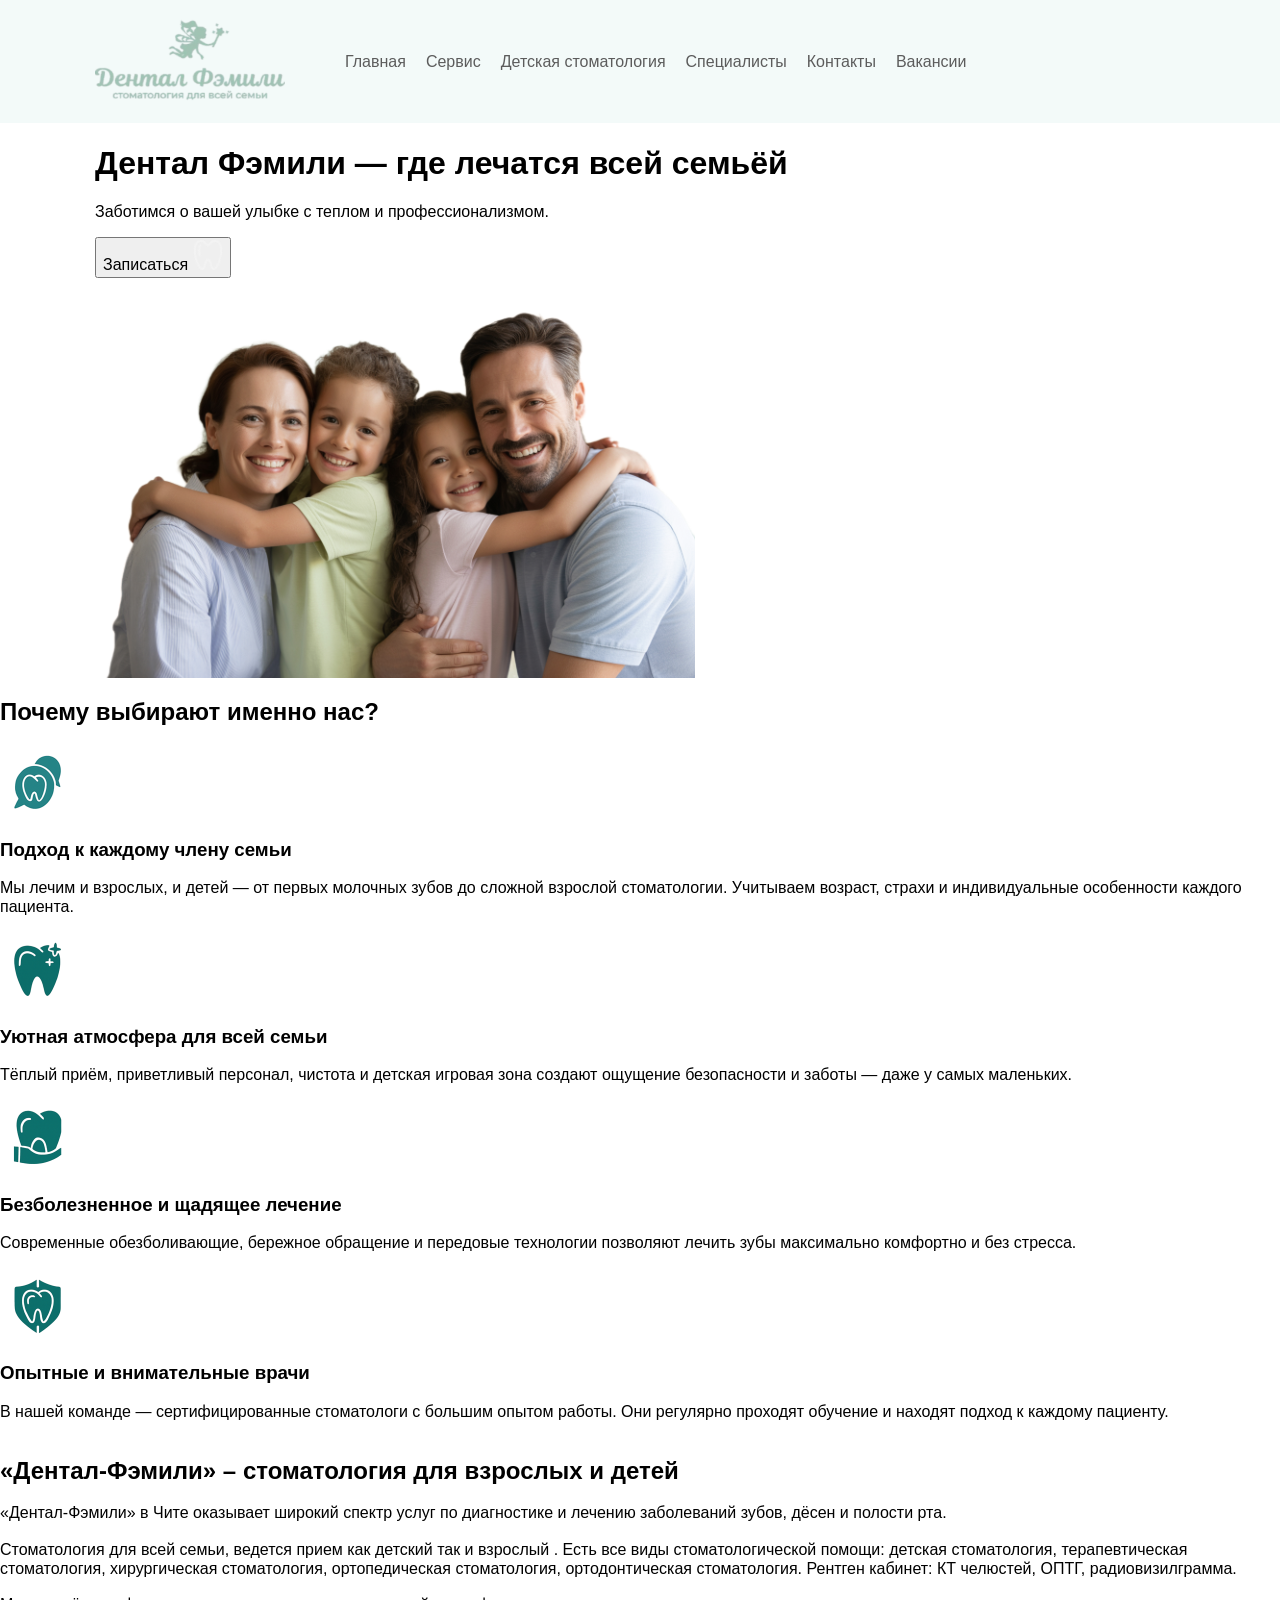
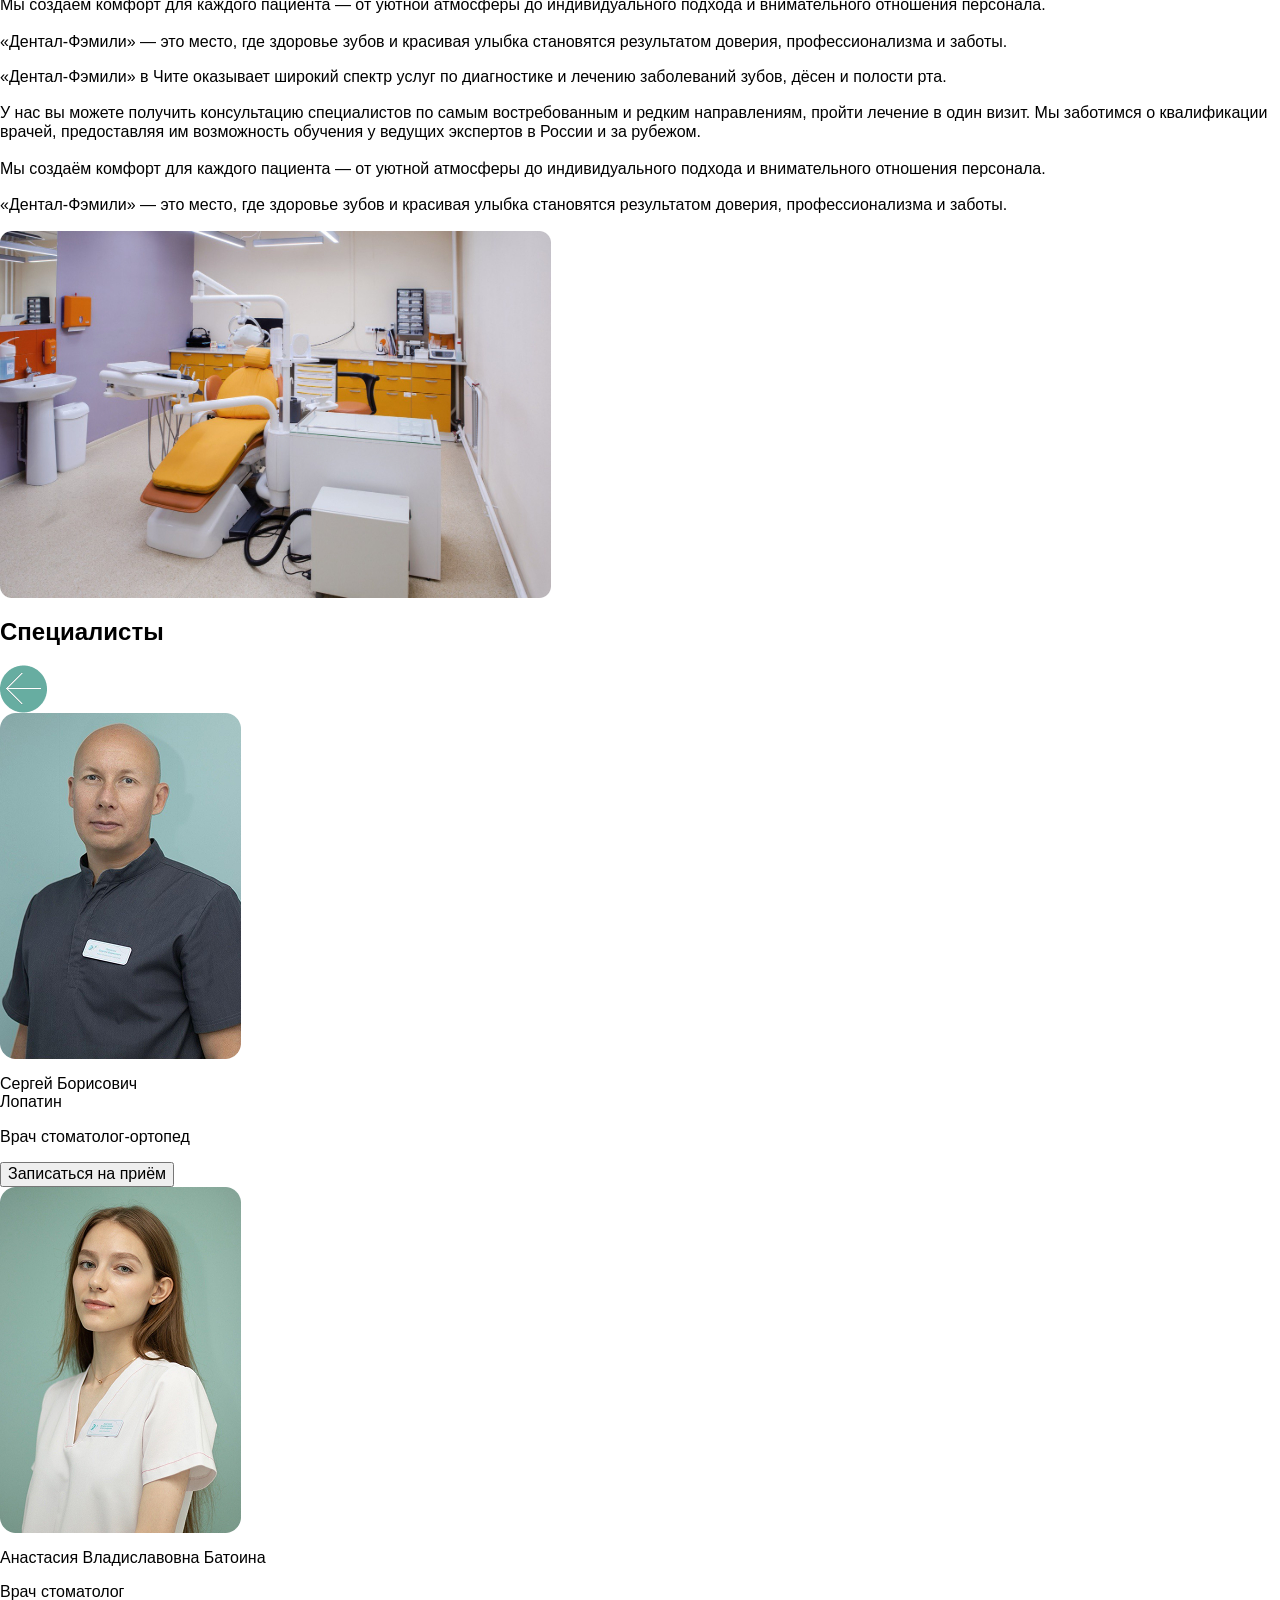
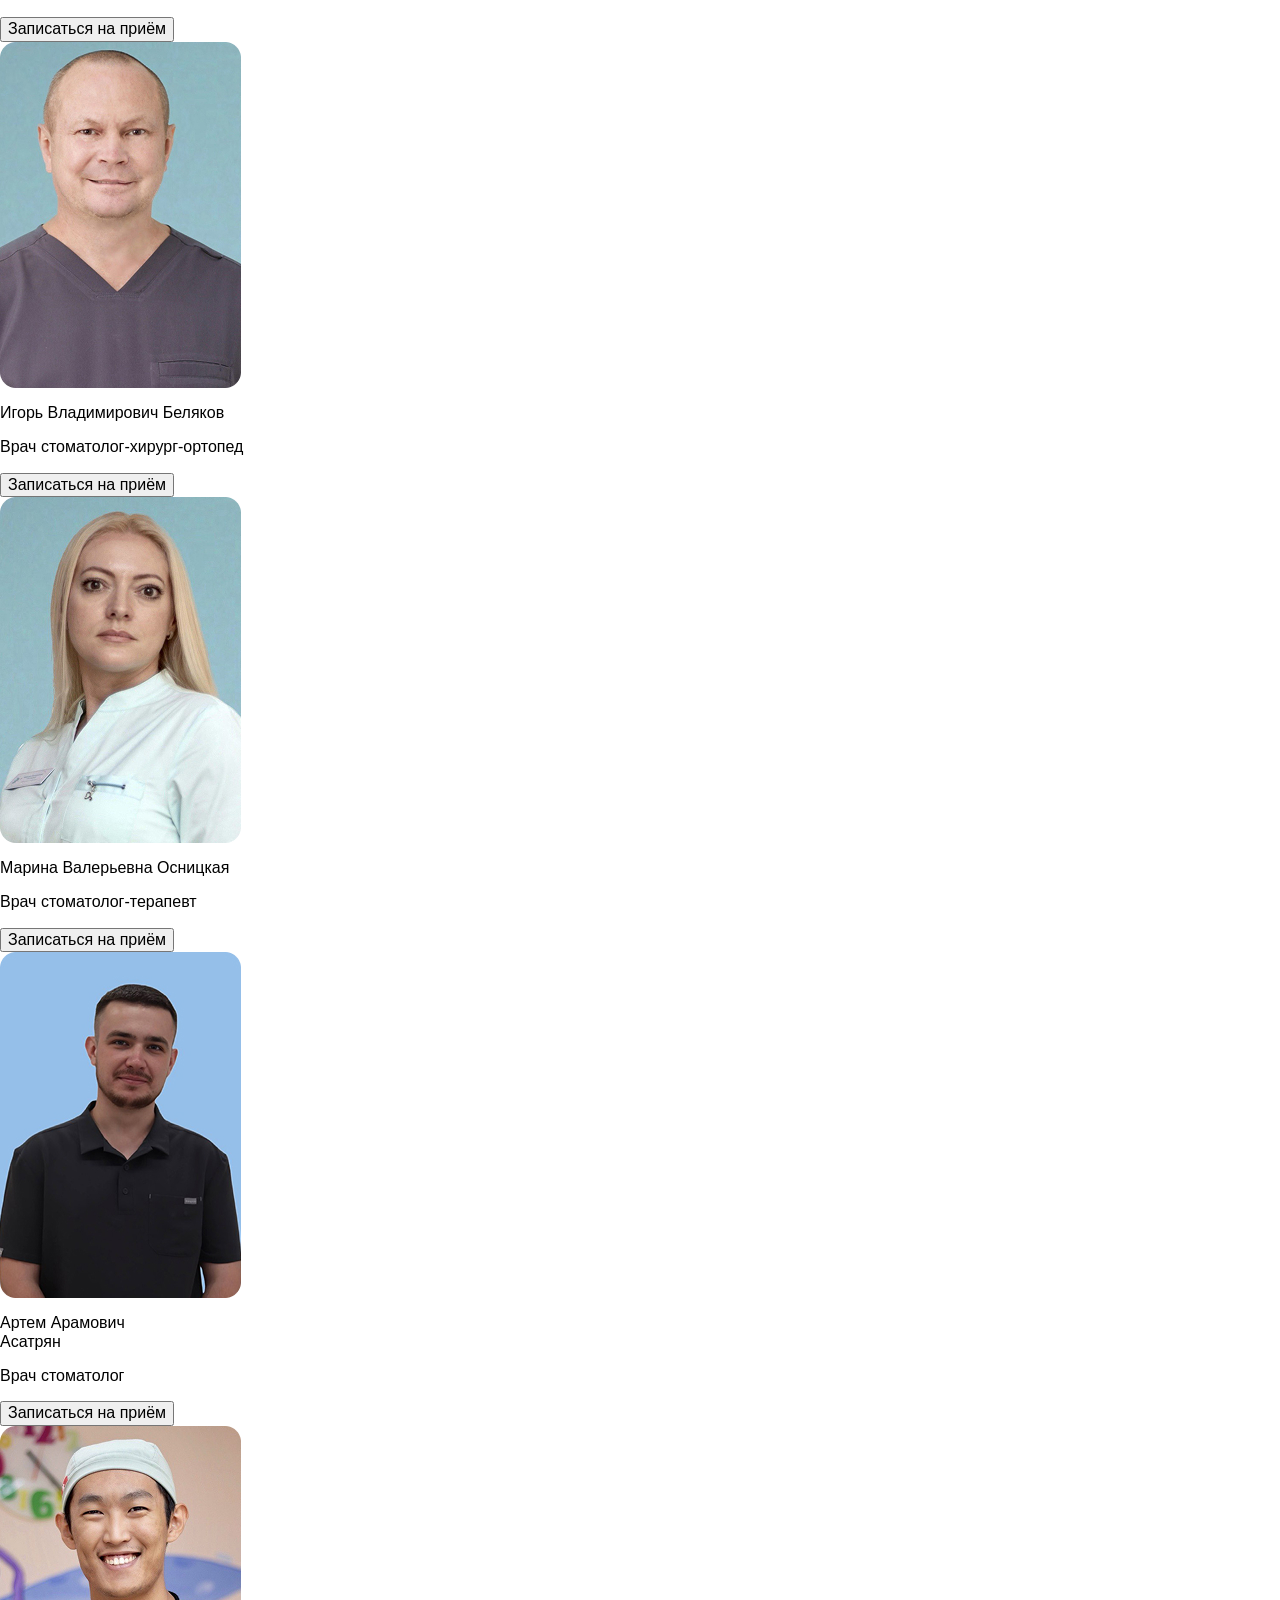
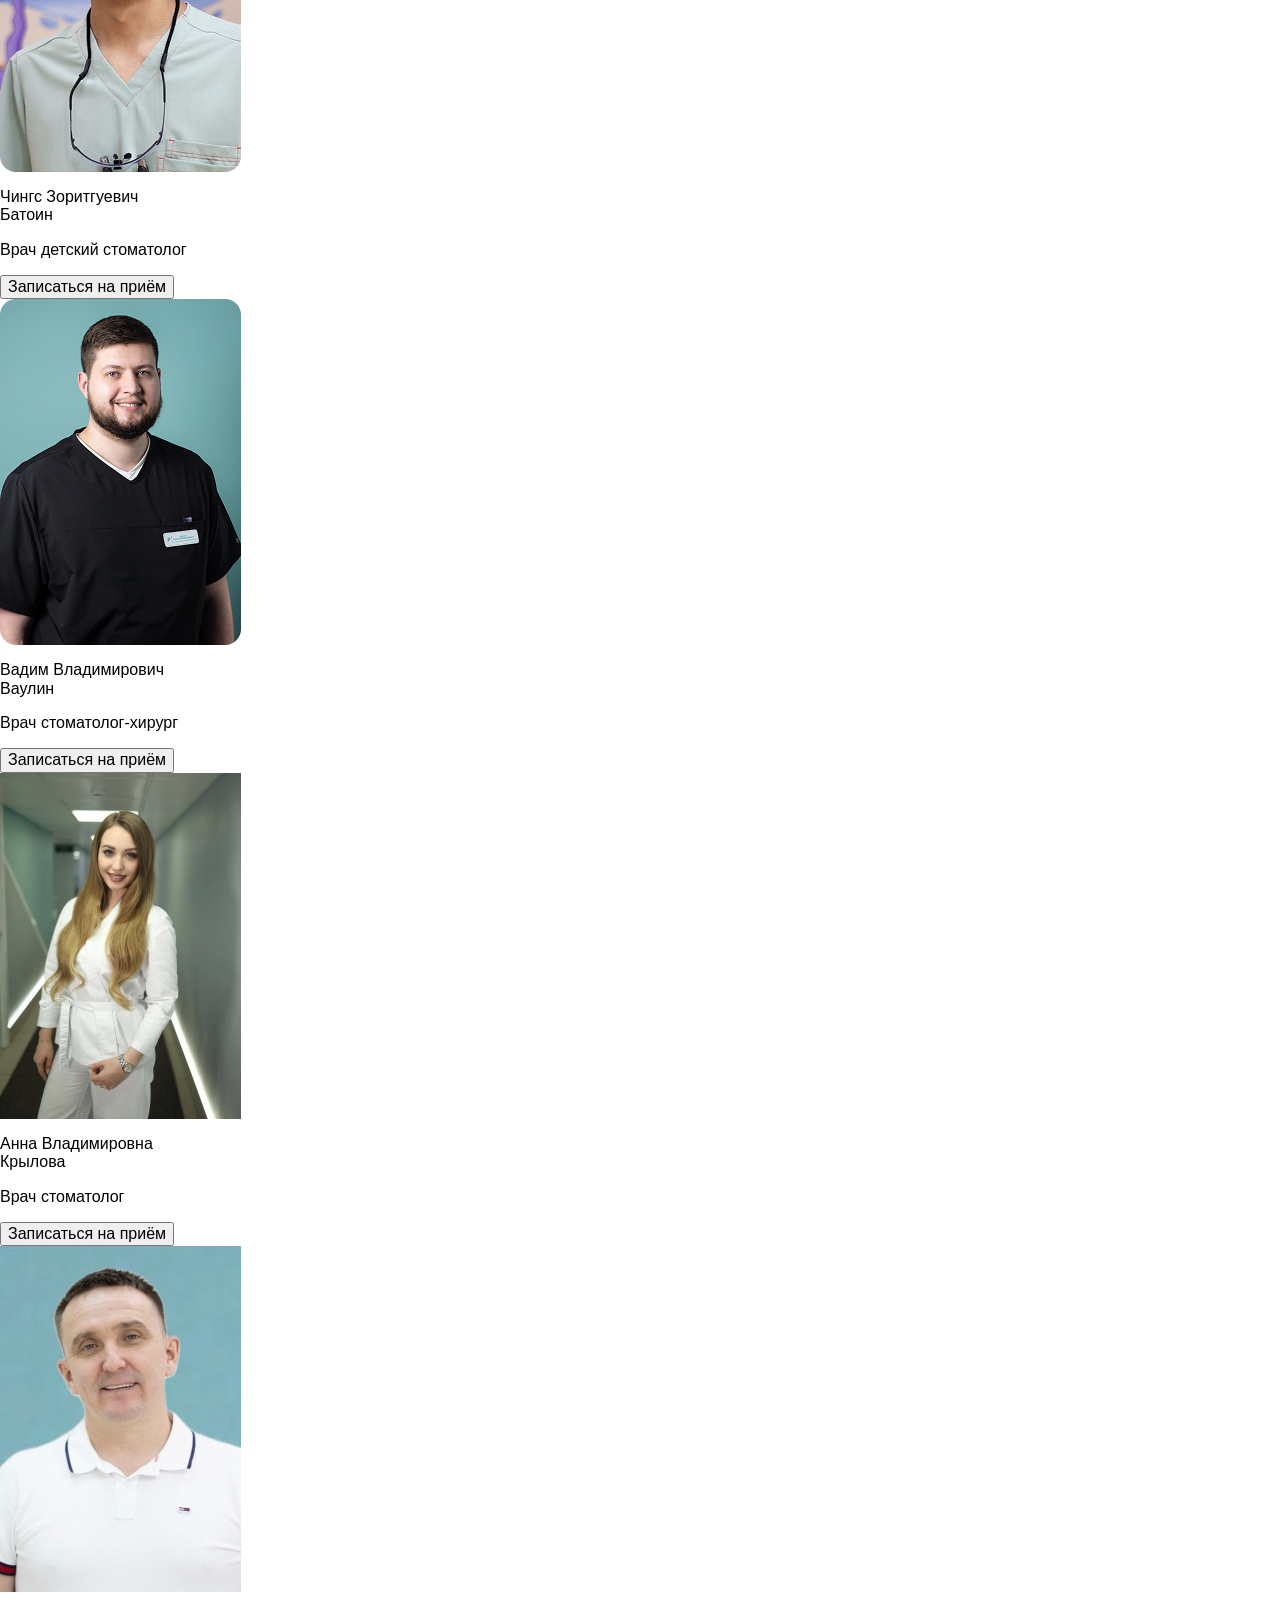
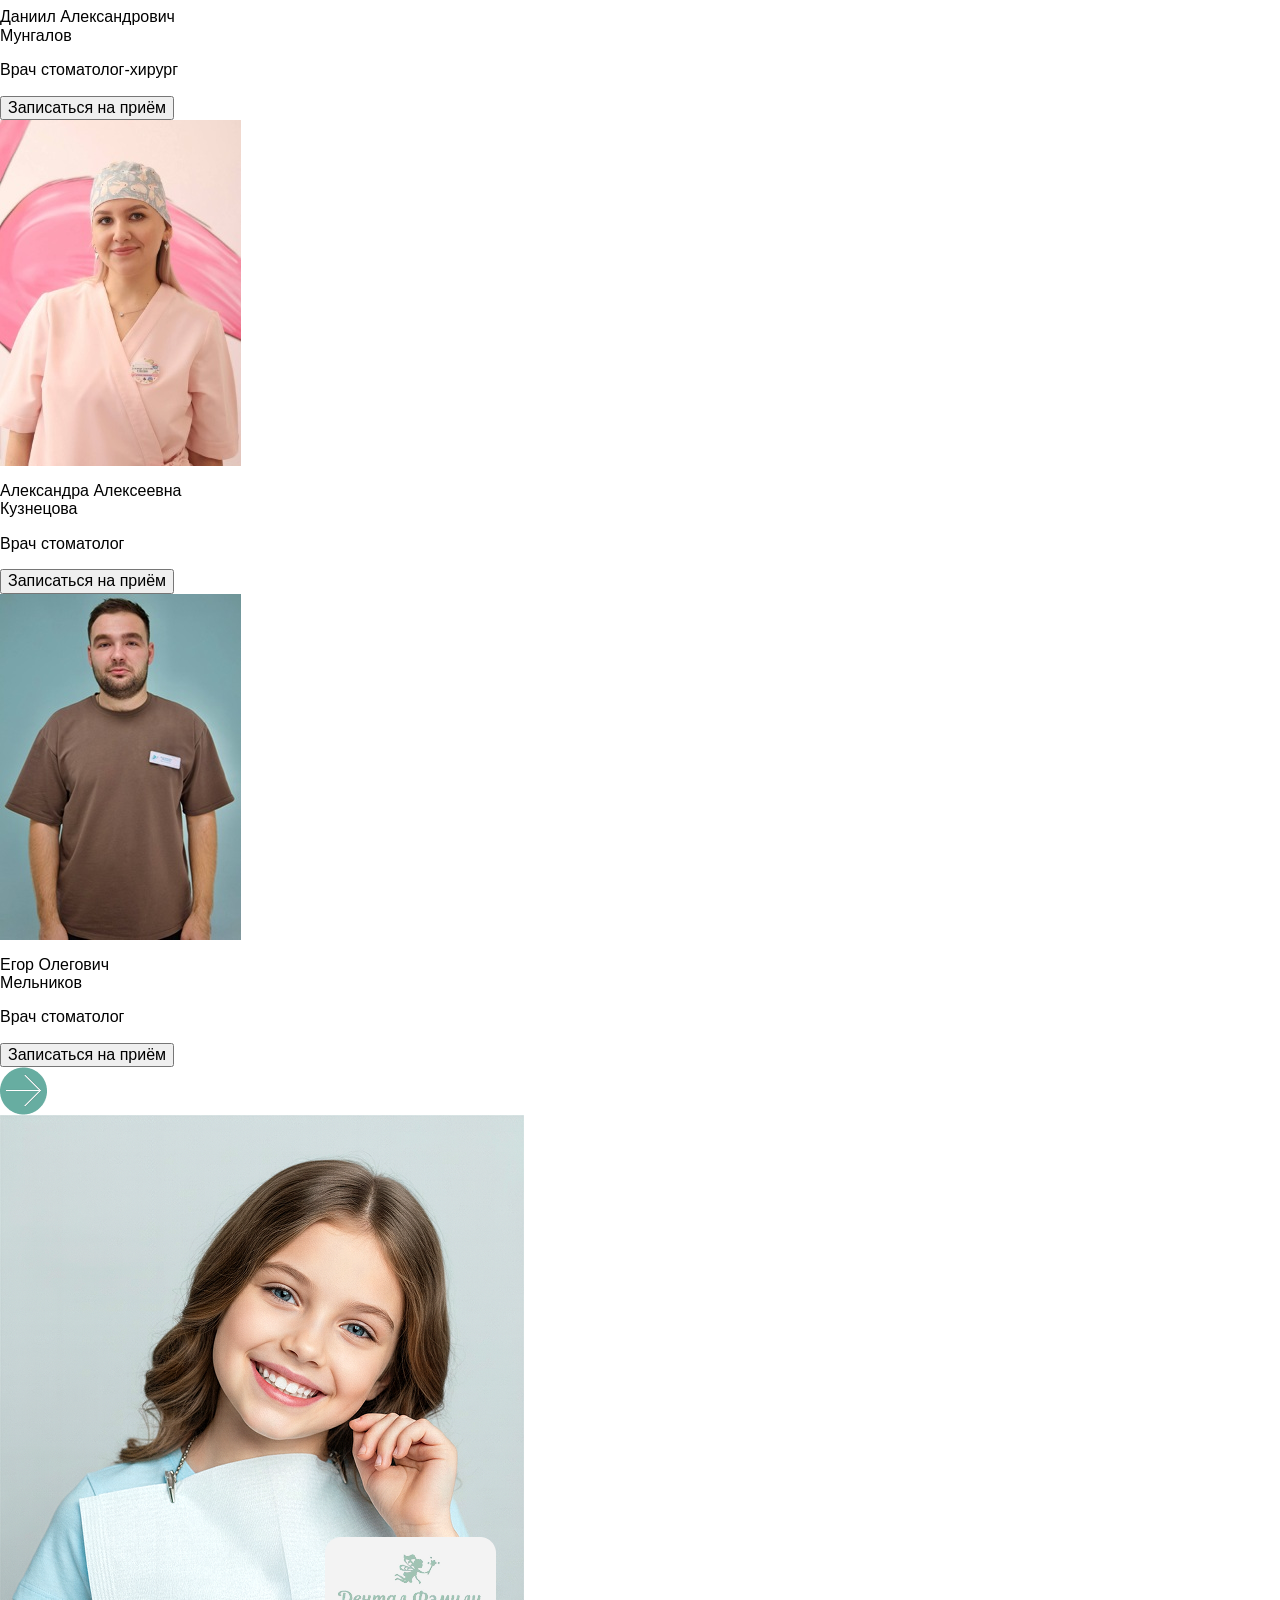
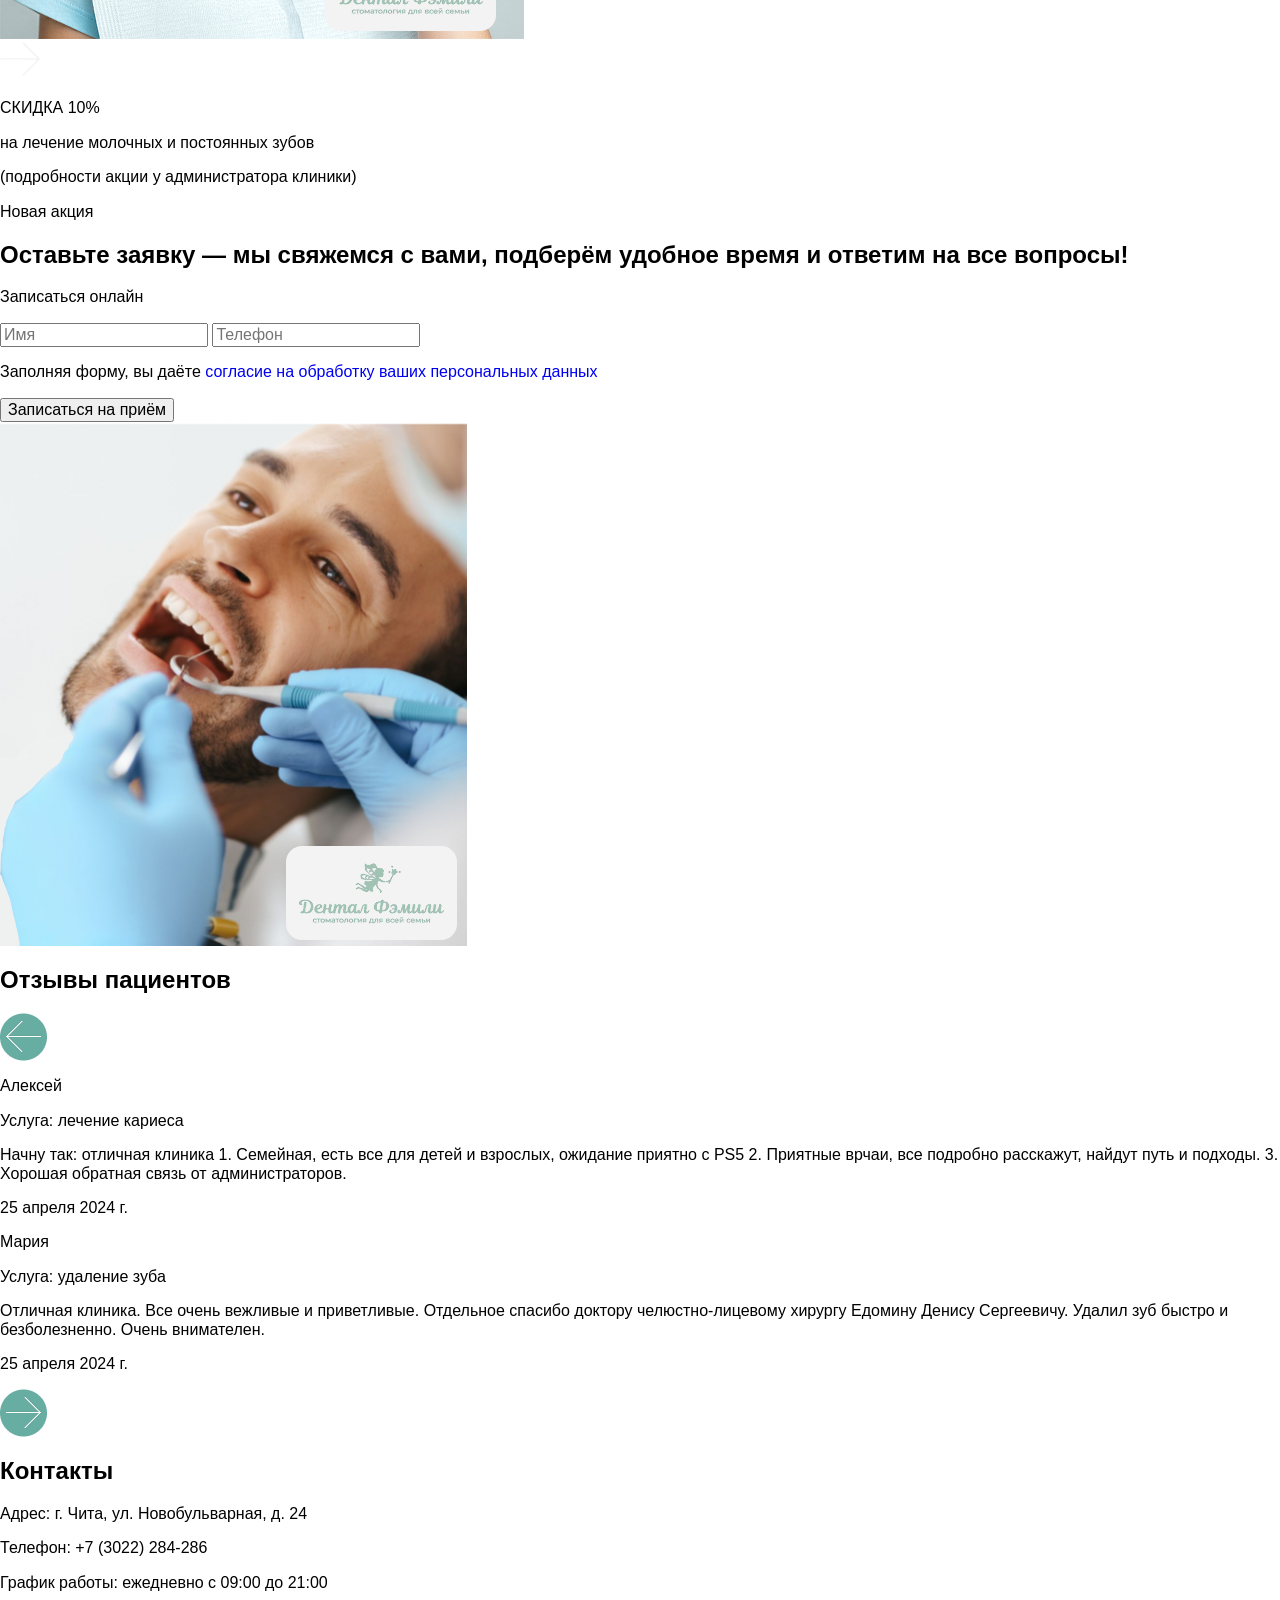
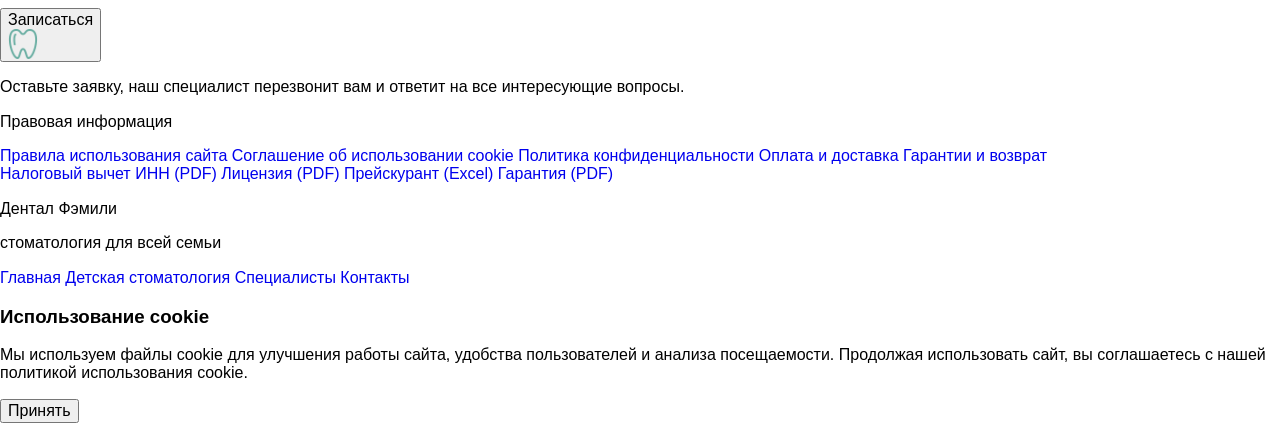
<file: public_html/index.html>
<!DOCTYPE html>
<html lang="en">

<head>
    <meta charset="UTF-8">
    <meta name="viewport" content="width=device-width, initial-scale=1.0">
    <meta name="description" content="Описание страницы">
    <link rel="stylesheet" href="css/style.css">
    <title>Дентал Фэмили — стоматология для всей семьи</title>
</head>

<body>

    <header class="header">
        <div class="container">
            <div class="header__wrapper">
                <a class="logo" href="index.html" alt="Ссылка на шлавную страницу">
                    <svg class="header__logo" width="190" height="89" aria-hidden="true">
                        <use xlink:href="images/sprite.svg#icon-logo"></use>
                    </svg>
                </a>
                <nav class="header__nav">
                    <a class="header__nav-link" href="index.html">Главная</a>
                    <a class="header__nav-link" href="service.html">Сервис</a>
                    <a class="header__nav-link" href="pediatric_dentistry.html">Детская стоматология</a>
                    <a class="header__nav-link" href="doctors.html">Специалисты</a>
                    <a class="header__nav-link" href="contacts.html">Контакты</a>
                    <a class="header__nav-link" href="#">Вакансии</a>
                </nav>
                <button class="header__burger" type="button" aria-label="Кнопка открытия меню" onclick="menu()">
                    <svg width="40" height="40" aria-hidden="true">
                        <use xlink:href="images/sprite.svg#icon-burger"></use>
                    </svg>
                </button>
            </div>
        </div>
    </header>

    <main>
        <section class="hero">
            <div class="container">


                <div class="hero__wrapper">
                    <div class="hero__left">
                        <h1 class="hero__title">Дентал Фэмили — где лечатся всей семьёй</h1>
                        <p class="hero__slogan">Заботимся о вашей улыбке с теплом и профессионализмом.</p>
                        <button class="hero__button btn btn--hero-join" onclick="document.location='#sign_up'">
                            <span>Записаться</span>

                            <svg width="30" height="30" aria-hidden="true">
                                <use xlink:href="images/sprite.svg#icon-tooth"></use>
                            </svg>
                       </button>
                    </div>
                    <div class="hero__right">
                        <img class="hero__img" src="img/top_img.svg" alt="счастливая семья">
                    </div>
                </div>
            </div>
        </section>

    </main>


    <div class="tags center">
        <h2 class="tags__title">Почему выбирают именно нас?</h2>
        <div class="tags__content-box">
            <div class="tags__content">
                <img class="tags__img" src="img/tags1.svg" alt="картинка зуба">
                <div class="tags__description">
                    <h3 class="tags__h3">Подход к каждому члену семьи</h3>
                    <p class="tags__text">Мы лечим и взрослых, и детей — от первых молочных зубов до сложной взрослой
                        стоматологии. Учитываем возраст, страхи и индивидуальные особенности каждого пациента.</p>
                </div>
            </div>
            <div class="tags__content">
                <img class="tags__img" src="img/tags2.svg" alt="картинка зуба">
                <div class="tags__description">
                    <h3 class="tags__h3">Уютная атмосфера для всей семьи</h3>
                    <p class="tags__text">Тёплый приём, приветливый персонал, чистота и детская игровая зона создают
                        ощущение безопасности и заботы — даже у самых маленьких.</p>
                </div>
            </div>
        </div>
        <div class="tags__content-box">
            <div class="tags__content">
                <img class="tags__img" src="img/tags3.svg" alt="картинка зуба">
                <div class="tags__description">
                    <h3 class="tags__h3">Безболезненное и щадящее лечение</h3>
                    <p class="tags__text">Современные обезболивающие, бережное обращение и передовые технологии
                        позволяют лечить зубы максимально комфортно и без стресса.</p>
                </div>
            </div>
            <div class="tags__content">
                <img class="tags__img" src="img/tags4.svg" alt="картинка зуба">
                <div class="tags__description">
                    <h3 class="tags__h3">Опытные и внимательные врачи</h3>
                    <p class="tags__text">В нашей команде — сертифицированные стоматологи с большим опытом работы. Они
                        регулярно проходят обучение и находят подход к каждому пациенту.</p>
                </div>
            </div>
        </div>
    </div>
    <div class="about-us center">
        <div class="about-us__img-mob about-us__carousel">
            <div class="about-us__carousel-img">
                <img class="about-us__img" src="img/about-us_img.jpg" alt="стоматологический кабинет">
            </div>
            <div class="about-us__carousel-dots">
                <span class="about-us__dot"></span>
                <span class="about-us__dot"></span>
                <span class="about-us__dot"></span>
                <span class="about-us__dot"></span>
            </div>
        </div>
        <h2 class="about-us__title">«Дентал-Фэмили» – стоматология для взрослых и детей</h2>
        <div class="about-us__content">
            <p class="about-us__text">«Дентал-Фэмили» в Чите оказывает широкий спектр услуг по диагностике и лечению
                заболеваний зубов, дёсен и полости рта. <br><br>Стоматология для всей семьи, ведется прием как детский
                так и взрослый . Есть все виды стоматологической помощи: детская стоматология, терапевтическая
                стоматология, хирургическая стоматология, ортопедическая стоматология, ортодонтическая стоматология.
                Рентген кабинет: КТ челюстей, ОПТГ, радиовизилграмма.<br><br>Мы создаём комфорт для каждого пациента —
                от уютной атмосферы до индивидуального подхода и внимательного отношения персонала. <br><br>
                «Дентал-Фэмили» — это место, где здоровье зубов и красивая улыбка становятся результатом доверия,
                профессионализма и заботы.</p>
            <p class="about-us__text about-us__text_mob">«Дентал-Фэмили» в Чите оказывает широкий спектр услуг по
                диагностике и лечению заболеваний зубов, дёсен и полости рта. <br><br> У нас вы можете получить
                консультацию специалистов по самым востребованным и редким направлениям, пройти лечение в один визит. Мы
                заботимся о квалификации врачей, предоставляя им возможность обучения у ведущих экспертов в России и за
                рубежом. <br><br> Мы создаём комфорт для каждого пациента — от уютной атмосферы до индивидуального
                подхода и внимательного отношения персонала. <br><br> «Дентал-Фэмили» — это место, где здоровье зубов и
                красивая улыбка становятся результатом доверия, профессионализма и заботы.</p>
            <div class="about-us__img-box about-us__carousel">
                <div class="about-us__carousel-img">
                    <img class="about-us__img" src="img/about-us_img.jpg" alt="стоматологический кабинет">
                </div>
                <div class="about-us__carousel-dots">
                    <span class="about-us__dot"></span>
                    <span class="about-us__dot"></span>
                    <span class="about-us__dot"></span>
                    <span class="about-us__dot"></span>
                </div>
            </div>
        </div>
    </div>
    <div class="doctors center">
        <h2 class="doctors__title">Специалисты</h2>
        <div class="doctors__content">
            <img class="doctors__slider" src="img/doc_slider-back.png" alt="кнопка назад" id="doc-prev">
            <div class="doctors__people">
                <div class="doctors__case">
                    <img class="doctors__photo" src="img/doctors/lopatin.jpg" alt="Лопатин С.Б.">
                    <div class="doctors__case-down">
                        <div class="doctors__name-box">
                            <p class="doctors__name">Сергей Борисович <br> Лопатин </p>
                            <p class="doctors__speciality">Врач стоматолог-ортопед </p>
                        </div>
                        <button class="doctors__button" onclick="document.location='#sign_up'">Записаться на
                            приём</button>
                    </div>
                </div>
                <div class="doctors__case">
                    <img class="doctors__photo" src="img/doctors/batoina.jpg" alt="Батоина А. В.">
                    <div class="doctors__case-down">
                        <div class="doctors__name-box">
                            <p class="doctors__name doctors__name_long">Анастасия Владиславовна Батоина</p>
                            <p class="doctors__speciality">Врач стоматолог </p>
                        </div>
                        <button class="doctors__button" onclick="document.location='#sign_up'">Записаться на
                            приём</button>
                    </div>
                </div>
                <div class="doctors__case">
                    <img class="doctors__photo" src="img/doctors/belyakov.jpg" alt="Беляков И. В.">
                    <div class="doctors__case-down">
                        <div class="doctors__name-box">
                            <p class="doctors__name">Игорь Владимирович Беляков</p>
                            <p class="doctors__speciality">Врач стоматолог-хирург-ортопед </p>
                        </div>
                        <button class="doctors__button" onclick="document.location='#sign_up'">Записаться на
                            приём</button>
                    </div>
                </div>
                <div class="doctors__case">
                    <img class="doctors__photo" src="img/doctors/osnickaya.jpg" alt="Лопатин С.Б.">
                    <div class="doctors__case-down">
                        <div class="doctors__name-box">
                            <p class="doctors__name">Марина Валерьевна Осницкая </p>
                            <p class="doctors__speciality">Врач стоматолог-терапевт </p>
                        </div>
                        <button class="doctors__button" onclick="document.location='#sign_up'">Записаться на
                            приём</button>
                    </div>
                </div>
                <div class="doctors__case">
                    <img class="doctors__photo" src="img/doctors/asatryan.jpg" alt="Лопатин С.Б.">
                    <div class="doctors__case-down">
                        <div class="doctors__name-box">
                            <p class="doctors__name">Артем Арамович <br> Асатрян</p>
                            <p class="doctors__speciality">Врач стоматолог </p>
                        </div>
                        <button class="doctors__button" onclick="document.location='#sign_up'">Записаться на
                            приём</button>
                    </div>
                </div>
                <div class="doctors__case">
                    <img class="doctors__photo" src="img/doctors/batoin.jpg" alt="Лопатин С.Б.">
                    <div class="doctors__case-down">
                        <div class="doctors__name-box">
                            <p class="doctors__name">Чингс Зоритгуевич <br> Батоин</p>
                            <p class="doctors__speciality">Врач детский стоматолог </p>
                        </div>
                        <button class="doctors__button" onclick="document.location='#sign_up'">Записаться на
                            приём</button>
                    </div>
                </div>
                <div class="doctors__case">
                    <img class="doctors__photo" src="img/doctors/vaulin.jpg" alt="Лопатин С.Б.">
                    <div class="doctors__case-down">
                        <div class="doctors__name-box">
                            <p class="doctors__name">Вадим Владимирович <br> Ваулин </p>
                            <p class="doctors__speciality">Врач стоматолог-хирург </p>
                        </div>
                        <button class="doctors__button" onclick="document.location='#sign_up'">Записаться на
                            приём</button>
                    </div>
                </div>
                <div class="doctors__case">
                    <img class="doctors__photo" src="img/doctors/krylova.jpg" alt="Крылова А.В.">
                    <div class="doctors__case-down">
                        <div class="doctors__name-box">
                            <p class="doctors__name">Анна Владимировна <br> Крылова</p>
                            <p class="doctors__speciality">Врач стоматолог </p>
                        </div>
                        <button class="doctors__button" onclick="document.location='#sign_up'">Записаться на
                            приём</button>
                    </div>
                </div>
                <div class="doctors__case">
                    <img class="doctors__photo" src="img/doctors/mungalov.jpg" alt="Мунгалов Д.А.">
                    <div class="doctors__case-down">
                        <div class="doctors__name-box">
                            <p class="doctors__name">Даниил Александрович <br> Мунгалов</p>
                            <p class="doctors__speciality">Врач стоматолог-хирург </p>
                        </div>
                        <button class="doctors__button" onclick="document.location='#sign_up'">Записаться на
                            приём</button>
                    </div>
                </div>
                <div class="doctors__case">
                    <img class="doctors__photo" src="img/doctors/kuznecova.jpg" alt="Кузнецова А.А.">
                    <div class="doctors__case-down">
                        <div class="doctors__name-box">
                            <p class="doctors__name doctors__name_long"> Александра Алексеевна <br> Кузнецова</p>
                            <p class="doctors__speciality">Врач стоматолог </p>
                        </div>
                        <button class="doctors__button" onclick="document.location='#sign_up'">Записаться на
                            приём</button>
                    </div>
                </div>
                <div class="doctors__case">
                    <img class="doctors__photo" src="img/doctors/melnikov.jpg" alt="Мельников Е.О.">
                    <div class="doctors__case-down">
                        <div class="doctors__name-box">
                            <p class="doctors__name"> Егор Олегович <br> Мельников</p>
                            <p class="doctors__speciality">Врач стоматолог </p>
                        </div>
                        <button class="doctors__button" onclick="document.location='#sign_up'">Записаться на
                            приём</button>
                    </div>
                </div>
            </div>
            <img class="doctors__slider doctors__slider_mob-main" src="img/doc_slider-forward.png" alt="кнопка вперед"
            id="doc-next">
        </div>
    </div>
    <div class="sale">
        <div class="sale__box">
            <div class="sale__img-box">
                <img class="sale__img" src="img/sale-img.png" alt="лечение молочных зубов">
            </div>
            <svg class="sale__svg" xmlns="http://www.w3.org/2000/svg" width="40" height="40" viewBox="0 0 40 40"
            fill="none">
                <g clip-path="url(#clip0_381_3129)">
                    <path opacity="0.996" fill-rule="evenodd" clip-rule="evenodd"
                    d="M39.9609 19.6484C39.9609 19.8567 39.9609 20.065 39.9609 20.2734C34.5621 25.7113 29.1455 31.141 23.7109 36.5624C22.7666 36.7899 22.4411 36.4383 22.7344 35.5078C27.6693 30.5728 32.6041 25.638 37.5391 20.7031C25.1432 20.6771 12.7474 20.651 0.351562 20.6249C0.180707 20.5449 0.0504985 20.4277 -0.0390625 20.2734C-0.0390625 20.065 -0.0390625 19.8567 -0.0390625 19.6484C0.0504985 19.4941 0.180707 19.3769 0.351562 19.2968C12.7474 19.2708 25.1432 19.2447 37.5391 19.2187C32.6041 14.2838 27.6693 9.34893 22.7344 4.41401C22.4673 3.50924 22.7929 3.15768 23.7109 3.35932C29.1455 8.78081 34.5621 14.2105 39.9609 19.6484Z"
                    fill="#F3F3F3" />
                </g>
                <defs>
                    <clipPath id="clip0_381_3129">
                        <rect width="40" height="40" fill="white" />
                    </clipPath>
                </defs>
            </svg>
            <div class="sale__content-box">
                <div class="sale__content">
                    <p class="sale__title">СКИДКА 10%</p>
                    <p class="sale__description">на лечение молочных и постоянных зубов </p>
                    <p class="sale__condition">(подробности акции у администратора клиники) </p>
                </div>
                <div class="sale__content">Новая акция</div>
            </div>
            <div class="sale__dots">
                <span class="sale__dot"></span>
                <span class="sale__dot"></span>
            </div>
        </div>
    </div>
    <div class="feedback">
        <div class="feedback__content">
            <div class="feedback__content-left">
                <h2 class="feedback__title">Оставьте заявку — мы свяжемся с вами, подберём удобное время и ответим на
                    все вопросы!</h2>
                <form class="feedback__form" action="send-feedback.php" id="sign_up" method="post">
                    <p class="feedback__text-top">Записаться онлайн</p>
                    <input class="feedback__input" type="text" name="name" id="name" placeholder="Имя" required>
                    <input class="feedback__input" type="tel" name="tel" id="phone" placeholder="Телефон" required>
                    <p class="feedback__text-down">Заполняя форму, вы даёте <a href="agreement.html"
                        class="feedback__text-down-link">согласие на обработку ваших персональных данных</a></p>
                    <button type="submit" class="feedback__button">Записаться на приём</button>
                </form>
            </div>
            <div class="feedback__content-right">
                <img class="feedback__img" src="img/form_img.png" alt="стоматология">
            </div>
        </div>
    </div>
    <div class="reviews center">
        <h2 class="reviews__title">Отзывы пациентов</h2>
        <div class="reviews__content">
            <img class="reviews__slider" src="img/doc_slider-back.png" alt="кнопка назад" id="rev-prev">
            <div class="reviews__clients">
                <div class="reviews__case">
                    <p class="reviews__name">Алексей</p>
                    <p class="reviews__service">Услуга: лечение кариеса </p>
                    <p class="reviews__text">Начну так: отличная клиника 1. Семейная, есть все для детей и взрослых,
                        ожидание приятно с PS5 2. Приятные врчаи, все подробно расскажут, найдут путь и подходы. 3.
                        Хорошая обратная связь от администраторов.</p>
                    <p class="reviews__date">25 апреля 2024 г.</p>
                </div>
                <div class="reviews__case">
                    <p class="reviews__name">Мария</p>
                    <p class="reviews__service">Услуга: удаление зуба</p>
                    <p class="reviews__text">Отличная клиника. Все очень вежливые и приветливые. Отдельное спасибо
                        доктору челюстно-лицевому хирургу Едомину Денису Сергеевичу. Удалил зуб быстро и безболезненно.
                        Очень внимателен.</p>
                    <p class="reviews__date">25 апреля 2024 г.</p>
                </div>
                <div class="reviews__case">
                    <p class="reviews__name">Иван</p>
                    <p class="reviews__service">Услуга: профессиональная чистка</p>
                    <p class="reviews__text">Всё супер, отличный сервис по доступным ценам.</p>
                    <p class="reviews__date">05 июня 2024 г.</p>
                </div>
            </div>
            <img class="reviews__slider" src="img/doc_slider-forward.png" alt="кнопка вперед" id="rev-next">
        </div>
    </div>
    <footer class="footer">
        <div class="footer__content center">
            <div class="footer__contacts-box">
                <div class="footer__contacts">
                    <h2 class="footer__title">Контакты</h2>
                    <div class="footer__address">
                        <p class="footer__text">Адрес: г. Чита, ул. Новобульварная, д. 24</p>
                        <p class="footer__text">Телефон: +7 (3022) 284-286</p>
                        <p class="footer__text">График работы: ежедневно с 09:00 до 21:00</p>
                    </div>
                </div>
                <div class="footer__sign-up">
                    <button class="footer__button" onclick="document.location='#sign_up'">Записаться<img
                        src="img/button-footer.svg" alt="Кнопка записаться"></button>
                    <p class="footer__text">Оставьте заявку, наш специалист перезвонит вам и ответит на все интересующие
                        вопросы.</p>
                </div>

            </div>
            <div class="footer__rules-box">
                <p class="footer__rules-title">Правовая информация</p>
                <div class="footer__rules-list">
                    <div class="footer__rules-column">
                        <a class="footer__rules" href="rules.html">Правила использования сайта</a>
                        <a class="footer__rules" href="agreement.html">Соглашение об использовании cookie</a>
                        <a class="footer__rules" href="politic.html">Политика конфиденциальности</a>
                        <a class="footer__rules" href="payment.html">Оплата и доставка</a>
                        <a class="footer__rules" href="garancy.html">Гарантии и возврат</a>
                    </div>
                    <div class="footer__rules-column">
                        <a class="footer__rules" href="tax_deduction.html">Налоговый вычет</a>
                        <a class="footer__rules" href="ИНН.pdf" download>ИНН (PDF)</a>
                        <a class="footer__rules" href="Л041-01124-75_00362555.pdf" download>Лицензия (PDF)</a>
                        <a class="footer__rules" href="Прейскурант.xlsx" download>Прейскурант (Excel)</a>
                        <a class="footer__rules" href="гарантия.pdf" download>Гарантия (PDF)</a>
                    </div>
                </div>
            </div>
            <div class="footer__name-clinic">
                <p class="footer__name-big">Дентал Фэмили</p>
                <p class="footer__name-small">стоматология для всей семьи</p>
            </div>
        </div>
        <nav class="footer__nav center">
            <a class="footer__link" href="index.html">Главная</a>
            <a class="footer__link" href="pediatric_dentistry.html">Детская стоматология</a>
            <a class="footer__link" href="doctors.html">Специалисты</a>
            <a class="footer__link" href="contacts.html">Контакты</a>
        </nav>
    </footer>


















    <!-- Соглашение об использовании cookie -->
    <div class="cookie-popup" id="cookiePopup">
        <div class="cookie-popup__overlay"></div>
        <div class="cookie-popup__box">
            <h3 class="cookie-popup__title">Использование cookie</h3>
            <p class="cookie-popup__text">Мы используем файлы cookie для улучшения работы сайта, удобства пользователей
                и анализа посещаемости. Продолжая использовать сайт, вы соглашаетесь с нашей политикой использования
                cookie.</p>
            <button type="button" class="cookie-popup__btn" id="cookieAcceptBtn">Принять</button>
        </div>
    </div>
    <!-- Success/Error Popup Overlay -->
    <div class="form-popup" id="formPopup" style="display: none;">
        <div class="form-popup__overlay"></div>
        <div class="form-popup__box">
            <button type="button" class="form-popup__close" id="formPopupClose">×</button>
            <div class="form-popup__content" id="formPopupContent"></div>
        </div>
    </div>
    <script src="script.js"></script>
</body>

</html>
</file>
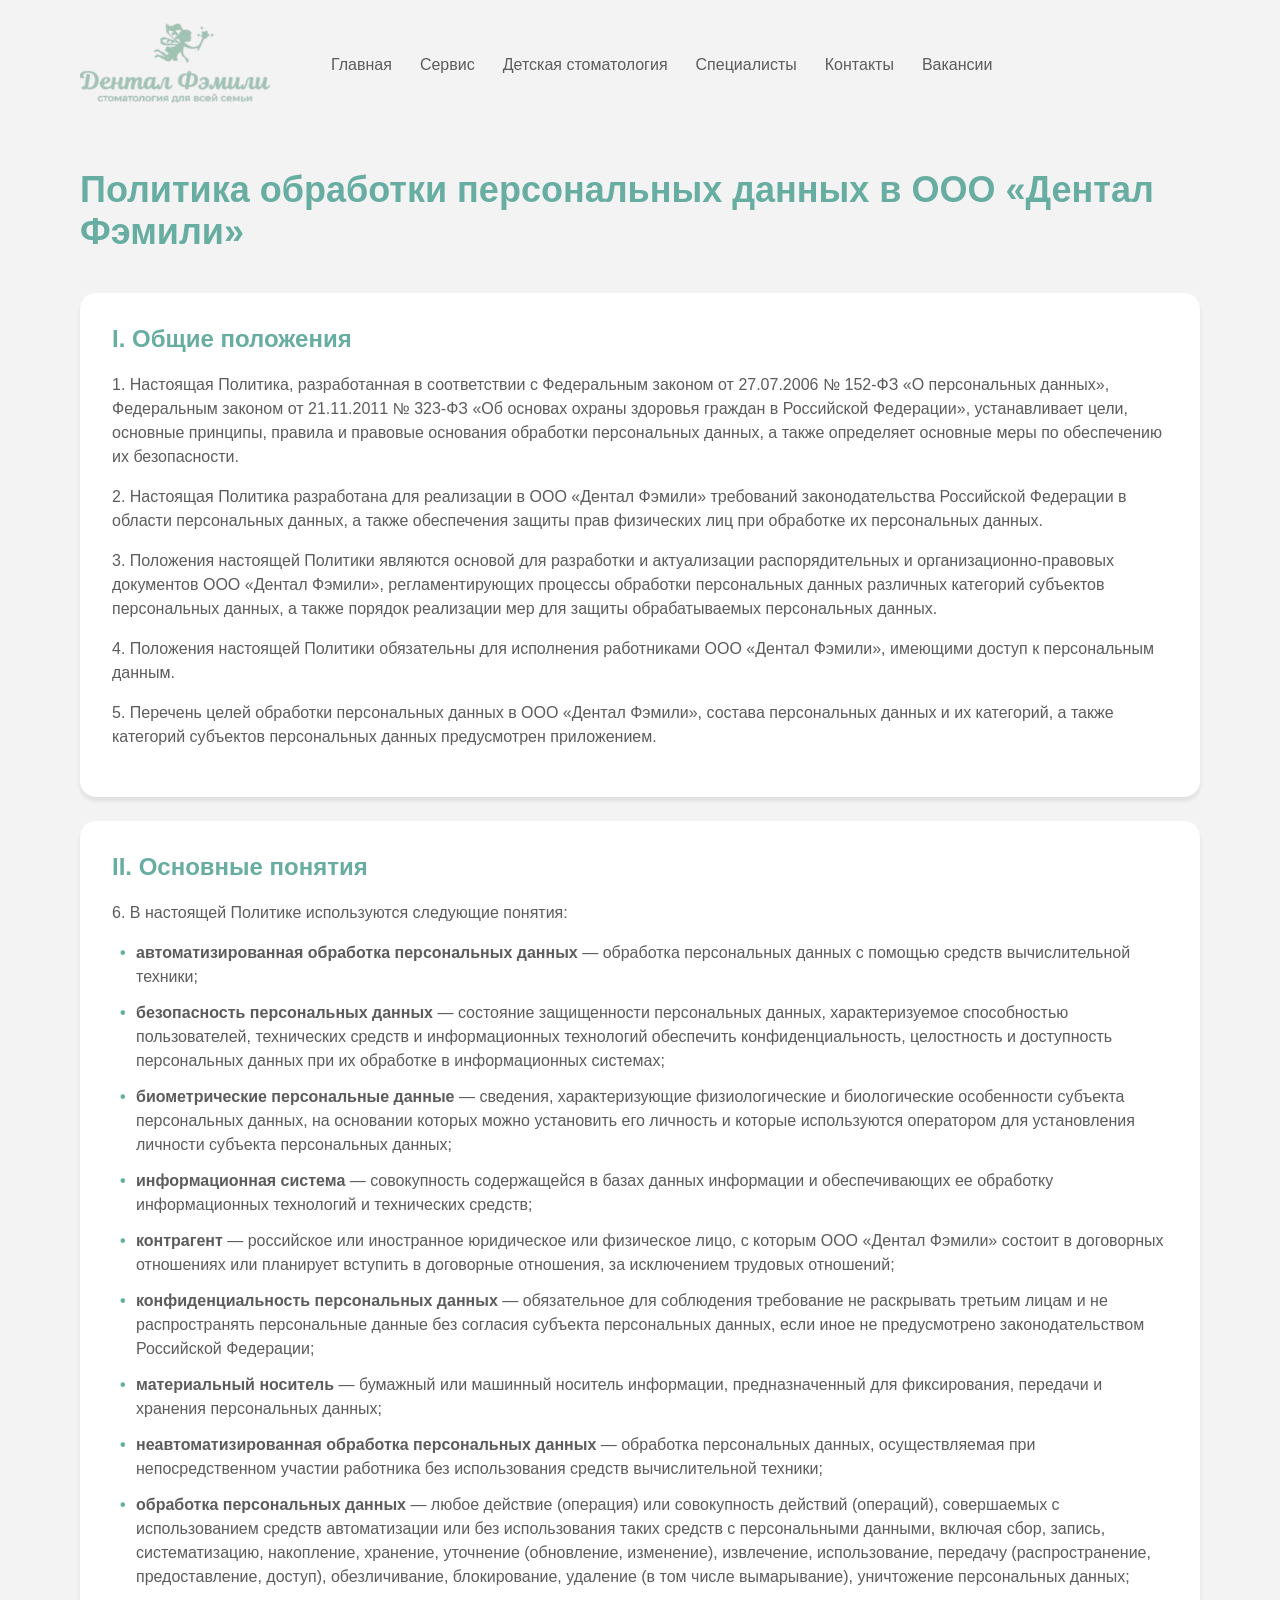
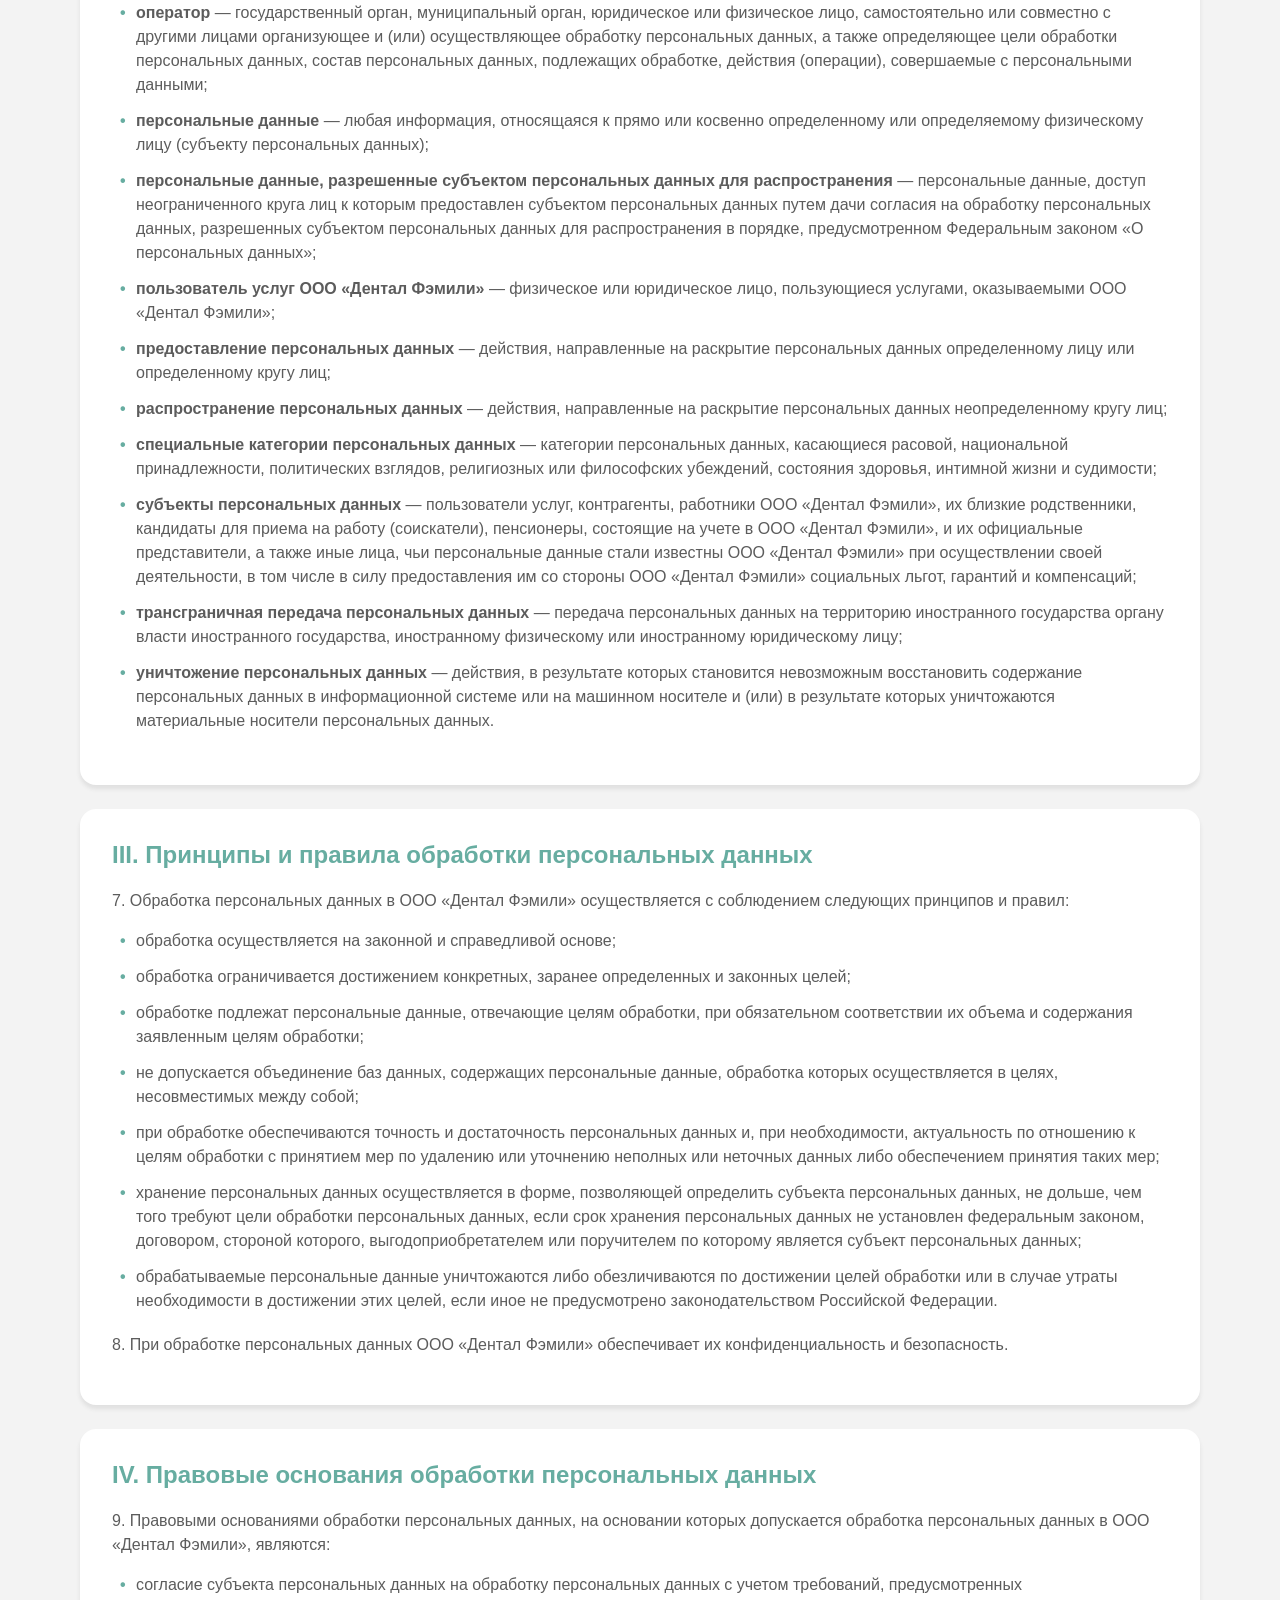
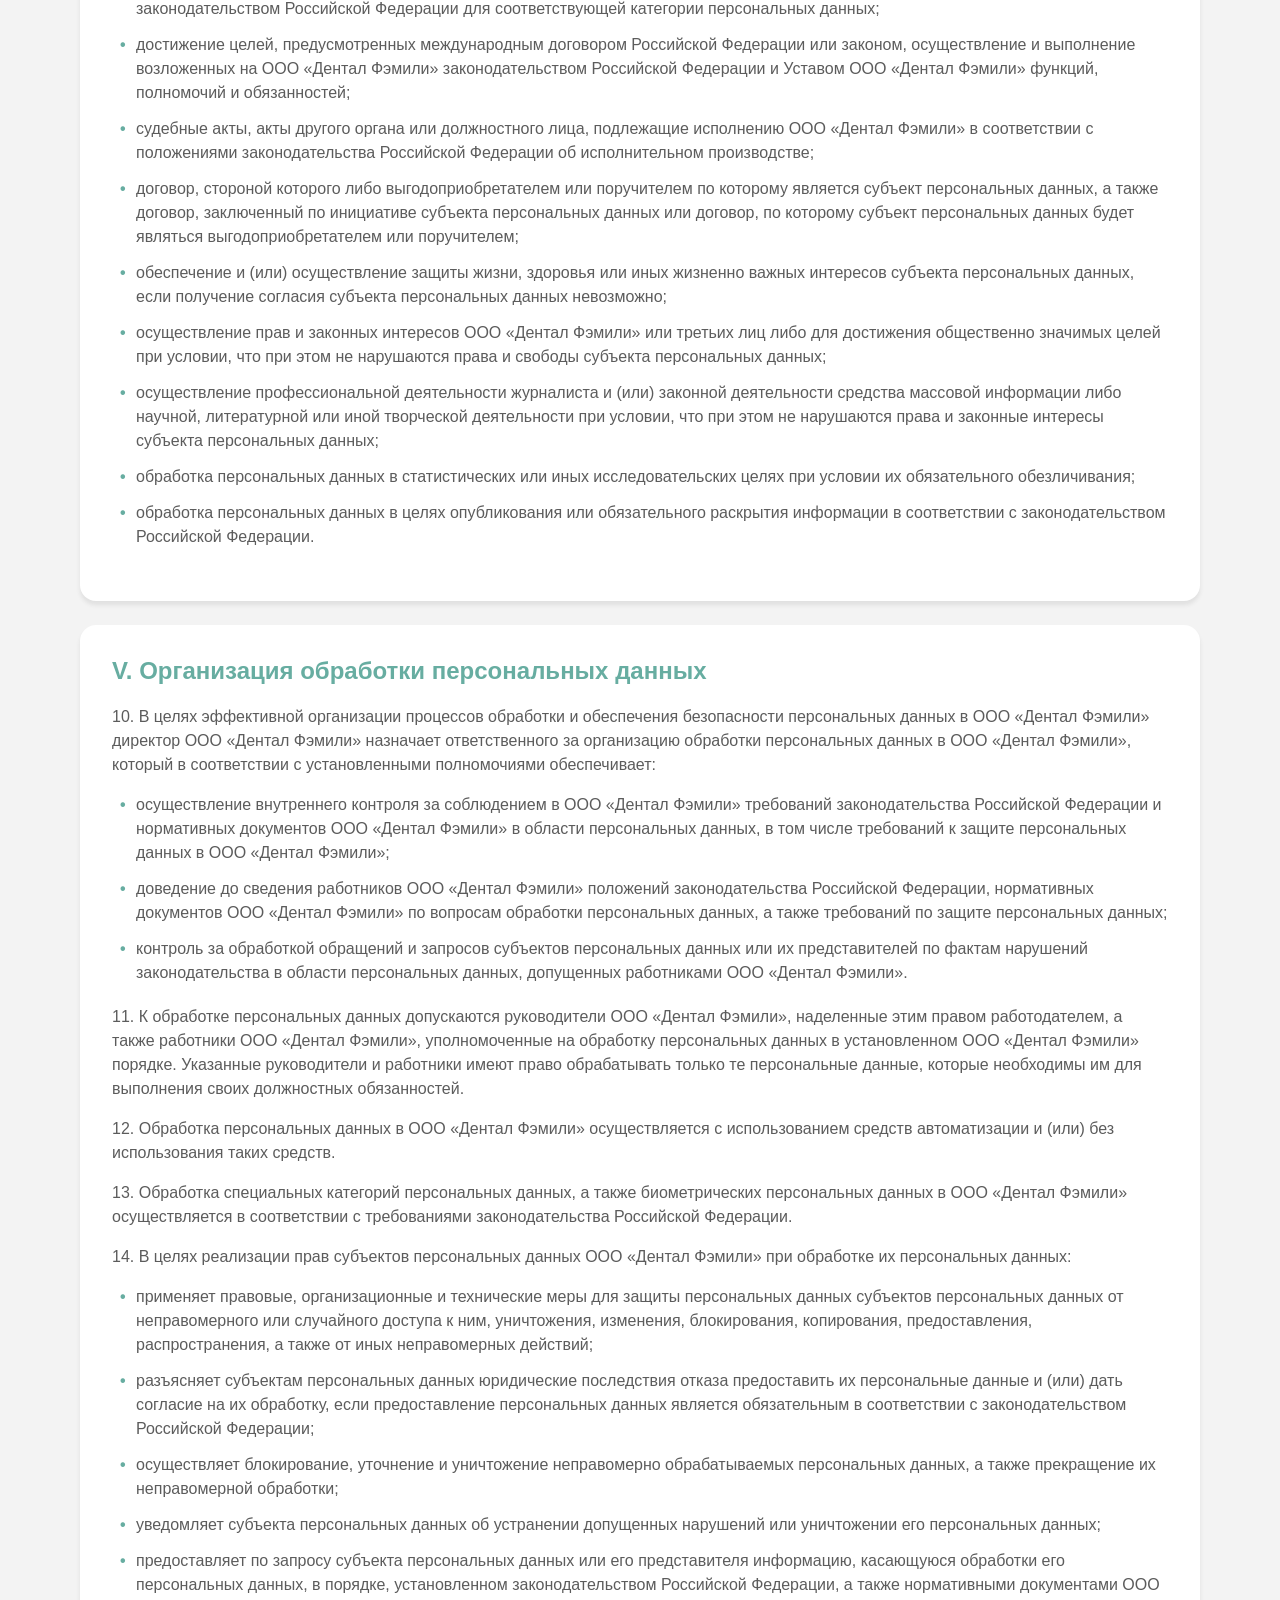
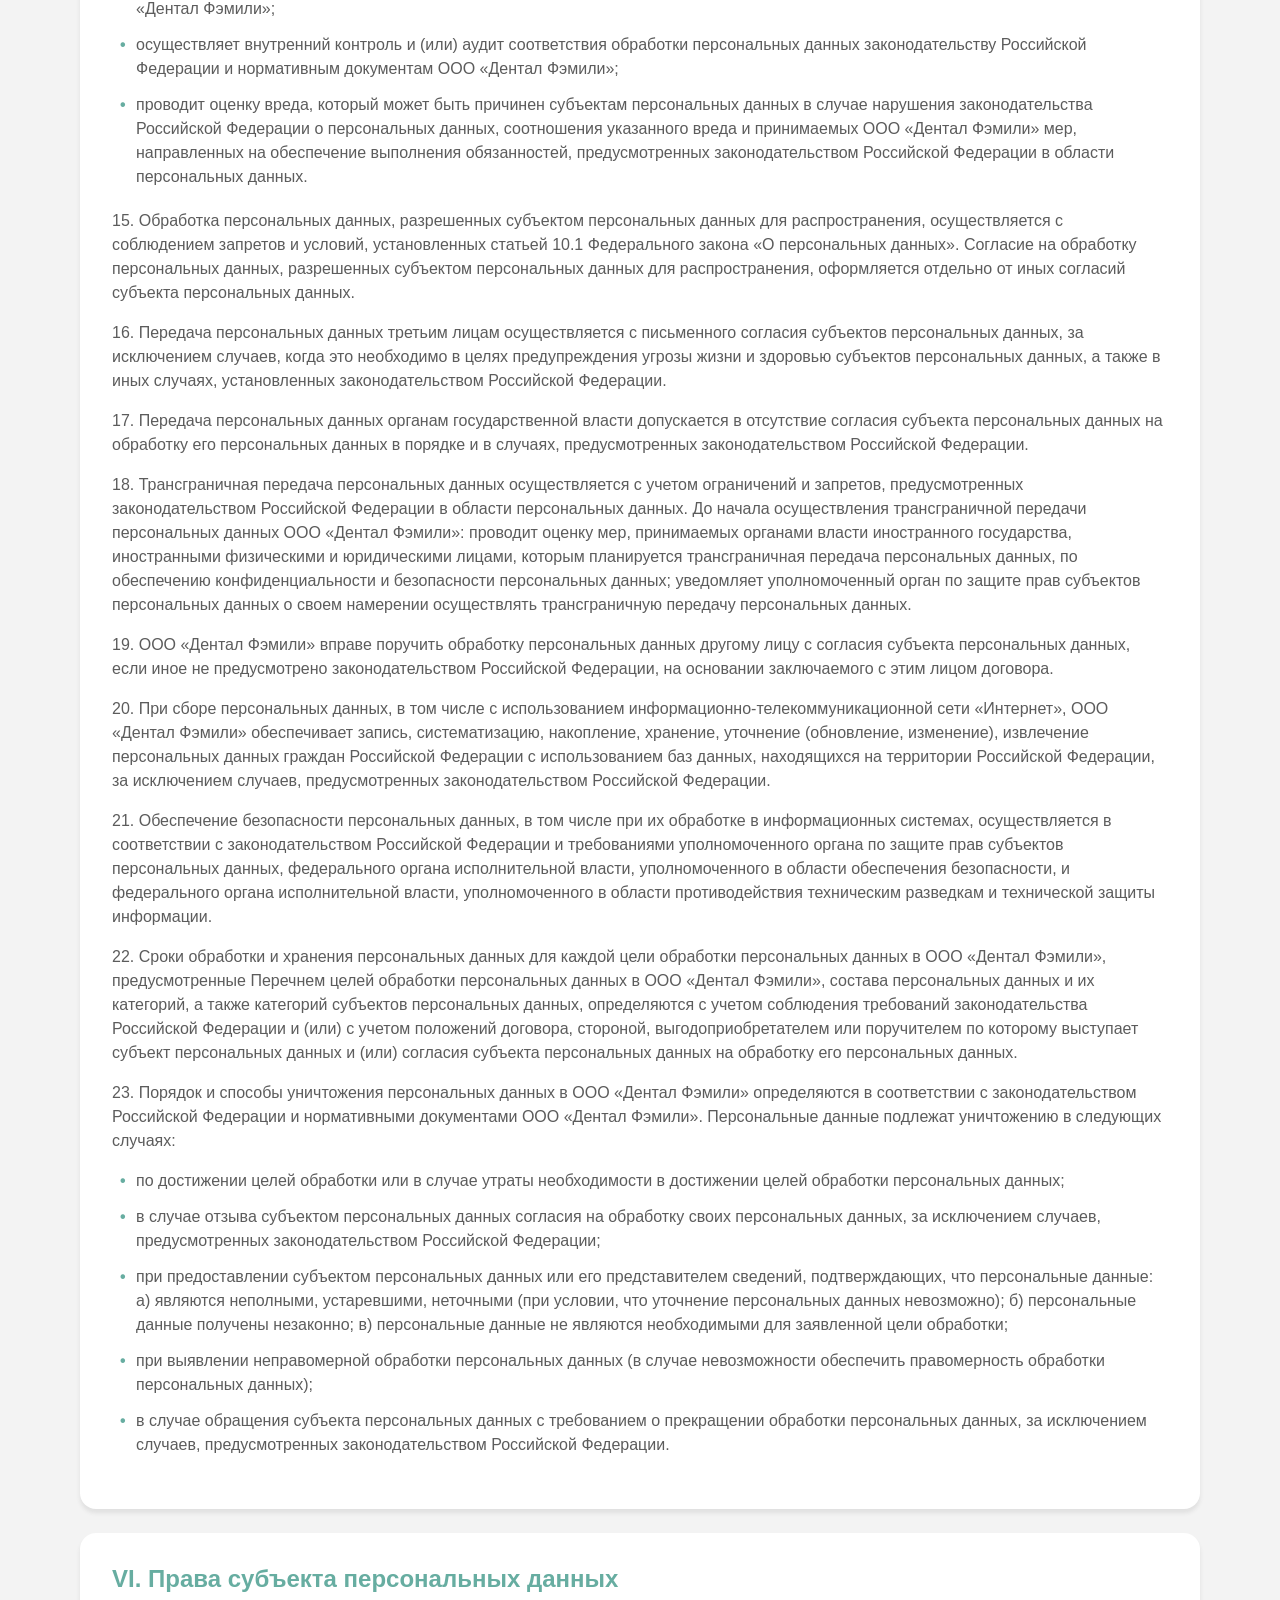
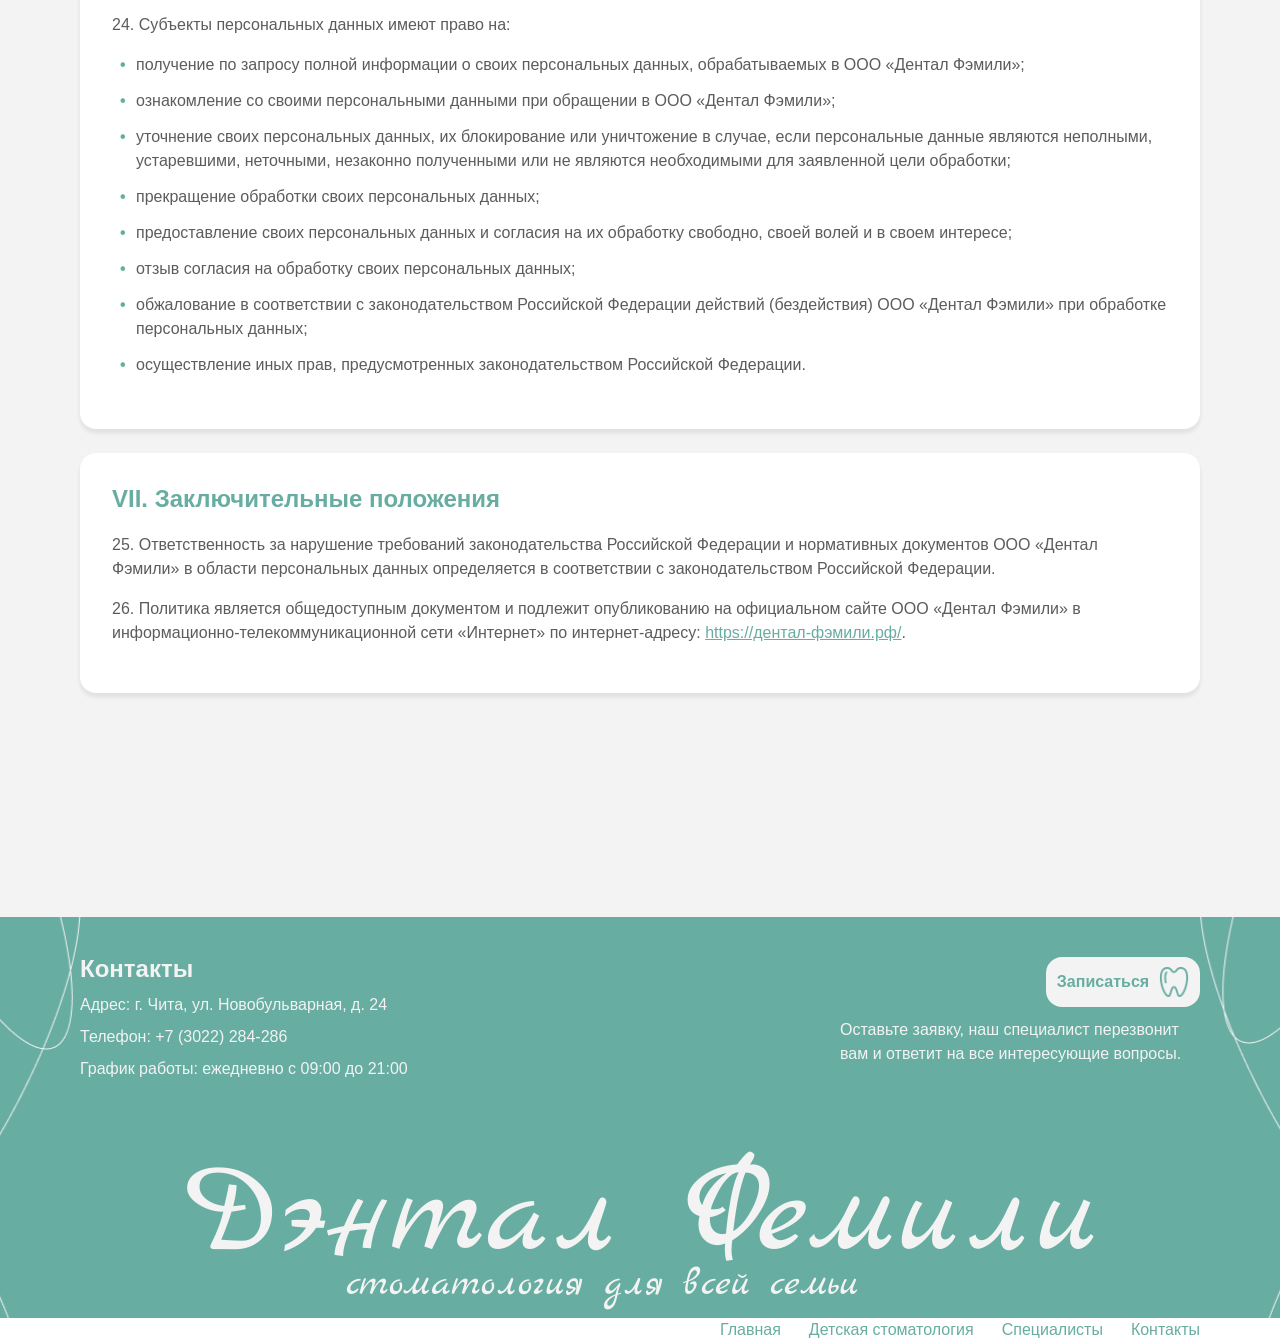
<file: public_html/agreement.html>
<!DOCTYPE html>
<html lang="ru">

<head>
    <meta charset="UTF-8">
    <meta name="viewport" content="width=device-width, initial-scale=1.0">
    <title>Политика обработки персональных данных — Дентал Фэмили</title>
    <meta name="description" content="Политика обработки персональных данных в ООО «Дентал Фэмили»">
    <link rel="preconnect" href="https://fonts.googleapis.com">
    <link rel="preconnect" href="https://fonts.gstatic.com" crossorigin>
    <link
        href="https://fonts.googleapis.com/css2?family=Marck+Script&family=Montserrat+Alternates:ital,wght@0,100;0,200;0,300;0,400;0,500;0,600;0,700;0,800;0,900;1,100;1,200;1,300;1,400;1,500;1,600;1,700;1,800;1,900&family=Montserrat:ital,wght@0,100..900;1,100..900&display=swap"
        rel="stylesheet">
    <link rel="stylesheet" href="style.css">
</head>

<body>
    <header class="header center">
        <a class="logo" href="index.html"><img class="logo__img" src="img/logo.svg" alt="Логотип"></a>
        <nav class="menu">
            <a class="menu-link" href="index.html">Главная</a>
            <a class="menu-link" href="service.html">Сервис</a>
            <a class="menu-link" href="pediatric_dentistry.html">Детская стоматология</a>
            <a class="menu-link" href="doctors.html">Специалисты</a>
            <a class="menu-link" href="contacts.html">Контакты</a>
            <a class="menu-link" href="#">Вакансии</a>
        </nav>
    </header>
    <header class="header header_mob header_mob-back-tax">
        <a class="logo" href="index.html"><img class="logo__img" src="img/logo.svg" alt="Логотип"></a>
        <img class="header__menu-mob" src="img/mobil/menu_mob.svg" alt="меню" onclick="menu()">
        <nav class="menu menu_mob">
            <a class="menu-link" href="index.html">Главная</a>
            <a class="menu-link" href="service.html">Сервис</a>
            <a class="menu-link" href="pediatric_dentistry.html">Детская стоматология</a>
            <a class="menu-link" href="doctors.html">Специалисты</a>
            <a class="menu-link" href="contacts.html">Контакты</a>
            <a class="menu-link" href="#">Вакансии</a>
        </nav>
    </header>
    <div class="agreement-policy center">
        <h1 class="agreement-policy__title">Политика обработки персональных данных в ООО «Дентал Фэмили»</h1>
        
        <section class="agreement-policy__section">
            <h2 class="agreement-policy__section-title">I. Общие положения</h2>
            <p class="agreement-policy__text">1. Настоящая Политика, разработанная в соответствии с Федеральным законом от 27.07.2006 № 152-ФЗ «О персональных данных», Федеральным законом от 21.11.2011 № 323-ФЗ «Об основах охраны здоровья граждан в Российской Федерации», устанавливает цели, основные принципы, правила и правовые основания обработки персональных данных, а также определяет основные меры по обеспечению их безопасности.</p>
            <p class="agreement-policy__text">2. Настоящая Политика разработана для реализации в ООО «Дентал Фэмили» требований законодательства Российской Федерации в области персональных данных, а также обеспечения защиты прав физических лиц при обработке их персональных данных.</p>
            <p class="agreement-policy__text">3. Положения настоящей Политики являются основой для разработки и актуализации распорядительных и организационно-правовых документов ООО «Дентал Фэмили», регламентирующих процессы обработки персональных данных различных категорий субъектов персональных данных, а также порядок реализации мер для защиты обрабатываемых персональных данных.</p>
            <p class="agreement-policy__text">4. Положения настоящей Политики обязательны для исполнения работниками ООО «Дентал Фэмили», имеющими доступ к персональным данным.</p>
            <p class="agreement-policy__text">5. Перечень целей обработки персональных данных в ООО «Дентал Фэмили», состава персональных данных и их категорий, а также категорий субъектов персональных данных предусмотрен приложением.</p>
        </section>

        <section class="agreement-policy__section">
            <h2 class="agreement-policy__section-title">II. Основные понятия</h2>
            <p class="agreement-policy__text">6. В настоящей Политике используются следующие понятия:</p>
            <ol class="agreement-policy__list" start="1">
                <li class="agreement-policy__list-item"><strong>автоматизированная обработка персональных данных</strong> — обработка персональных данных с помощью средств вычислительной техники;</li>
                <li class="agreement-policy__list-item"><strong>безопасность персональных данных</strong> — состояние защищенности персональных данных, характеризуемое способностью пользователей, технических средств и информационных технологий обеспечить конфиденциальность, целостность и доступность персональных данных при их обработке в информационных системах;</li>
                <li class="agreement-policy__list-item"><strong>биометрические персональные данные</strong> — сведения, характеризующие физиологические и биологические особенности субъекта персональных данных, на основании которых можно установить его личность и которые используются оператором для установления личности субъекта персональных данных;</li>
                <li class="agreement-policy__list-item"><strong>информационная система</strong> — совокупность содержащейся в базах данных информации и обеспечивающих ее обработку информационных технологий и технических средств;</li>
                <li class="agreement-policy__list-item"><strong>контрагент</strong> — российское или иностранное юридическое или физическое лицо, с которым ООО «Дентал Фэмили» состоит в договорных отношениях или планирует вступить в договорные отношения, за исключением трудовых отношений;</li>
                <li class="agreement-policy__list-item"><strong>конфиденциальность персональных данных</strong> — обязательное для соблюдения требование не раскрывать третьим лицам и не распространять персональные данные без согласия субъекта персональных данных, если иное не предусмотрено законодательством Российской Федерации;</li>
                <li class="agreement-policy__list-item"><strong>материальный носитель</strong> — бумажный или машинный носитель информации, предназначенный для фиксирования, передачи и хранения персональных данных;</li>
                <li class="agreement-policy__list-item"><strong>неавтоматизированная обработка персональных данных</strong> — обработка персональных данных, осуществляемая при непосредственном участии работника без использования средств вычислительной техники;</li>
                <li class="agreement-policy__list-item"><strong>обработка персональных данных</strong> — любое действие (операция) или совокупность действий (операций), совершаемых с использованием средств автоматизации или без использования таких средств с персональными данными, включая сбор, запись, систематизацию, накопление, хранение, уточнение (обновление, изменение), извлечение, использование, передачу (распространение, предоставление, доступ), обезличивание, блокирование, удаление (в том числе вымарывание), уничтожение персональных данных;</li>
                <li class="agreement-policy__list-item"><strong>оператор</strong> — государственный орган, муниципальный орган, юридическое или физическое лицо, самостоятельно или совместно с другими лицами организующее и (или) осуществляющее обработку персональных данных, а также определяющее цели обработки персональных данных, состав персональных данных, подлежащих обработке, действия (операции), совершаемые с персональными данными;</li>
                <li class="agreement-policy__list-item"><strong>персональные данные</strong> — любая информация, относящаяся к прямо или косвенно определенному или определяемому физическому лицу (субъекту персональных данных);</li>
                <li class="agreement-policy__list-item"><strong>персональные данные, разрешенные субъектом персональных данных для распространения</strong> — персональные данные, доступ неограниченного круга лиц к которым предоставлен субъектом персональных данных путем дачи согласия на обработку персональных данных, разрешенных субъектом персональных данных для распространения в порядке, предусмотренном Федеральным законом «О персональных данных»;</li>
                <li class="agreement-policy__list-item"><strong>пользователь услуг ООО «Дентал Фэмили»</strong> — физическое или юридическое лицо, пользующиеся услугами, оказываемыми ООО «Дентал Фэмили»;</li>
                <li class="agreement-policy__list-item"><strong>предоставление персональных данных</strong> — действия, направленные на раскрытие персональных данных определенному лицу или определенному кругу лиц;</li>
                <li class="agreement-policy__list-item"><strong>распространение персональных данных</strong> — действия, направленные на раскрытие персональных данных неопределенному кругу лиц;</li>
                <li class="agreement-policy__list-item"><strong>специальные категории персональных данных</strong> — категории персональных данных, касающиеся расовой, национальной принадлежности, политических взглядов, религиозных или философских убеждений, состояния здоровья, интимной жизни и судимости;</li>
                <li class="agreement-policy__list-item"><strong>субъекты персональных данных</strong> — пользователи услуг, контрагенты, работники ООО «Дентал Фэмили», их близкие родственники, кандидаты для приема на работу (соискатели), пенсионеры, состоящие на учете в ООО «Дентал Фэмили», и их официальные представители, а также иные лица, чьи персональные данные стали известны ООО «Дентал Фэмили» при осуществлении своей деятельности, в том числе в силу предоставления им со стороны ООО «Дентал Фэмили» социальных льгот, гарантий и компенсаций;</li>
                <li class="agreement-policy__list-item"><strong>трансграничная передача персональных данных</strong> — передача персональных данных на территорию иностранного государства органу власти иностранного государства, иностранному физическому или иностранному юридическому лицу;</li>
                <li class="agreement-policy__list-item"><strong>уничтожение персональных данных</strong> — действия, в результате которых становится невозможным восстановить содержание персональных данных в информационной системе или на машинном носителе и (или) в результате которых уничтожаются материальные носители персональных данных.</li>
            </ol>
        </section>

        <section class="agreement-policy__section">
            <h2 class="agreement-policy__section-title">III. Принципы и правила обработки персональных данных</h2>
            <p class="agreement-policy__text">7. Обработка персональных данных в ООО «Дентал Фэмили» осуществляется с соблюдением следующих принципов и правил:</p>
            <ol class="agreement-policy__list" start="1">
                <li class="agreement-policy__list-item">обработка осуществляется на законной и справедливой основе;</li>
                <li class="agreement-policy__list-item">обработка ограничивается достижением конкретных, заранее определенных и законных целей;</li>
                <li class="agreement-policy__list-item">обработке подлежат персональные данные, отвечающие целям обработки, при обязательном соответствии их объема и содержания заявленным целям обработки;</li>
                <li class="agreement-policy__list-item">не допускается объединение баз данных, содержащих персональные данные, обработка которых осуществляется в целях, несовместимых между собой;</li>
                <li class="agreement-policy__list-item">при обработке обеспечиваются точность и достаточность персональных данных и, при необходимости, актуальность по отношению к целям обработки с принятием мер по удалению или уточнению неполных или неточных данных либо обеспечением принятия таких мер;</li>
                <li class="agreement-policy__list-item">хранение персональных данных осуществляется в форме, позволяющей определить субъекта персональных данных, не дольше, чем того требуют цели обработки персональных данных, если срок хранения персональных данных не установлен федеральным законом, договором, стороной которого, выгодоприобретателем или поручителем по которому является субъект персональных данных;</li>
                <li class="agreement-policy__list-item">обрабатываемые персональные данные уничтожаются либо обезличиваются по достижении целей обработки или в случае утраты необходимости в достижении этих целей, если иное не предусмотрено законодательством Российской Федерации.</li>
            </ol>
            <p class="agreement-policy__text">8. При обработке персональных данных ООО «Дентал Фэмили» обеспечивает их конфиденциальность и безопасность.</p>
        </section>

        <section class="agreement-policy__section">
            <h2 class="agreement-policy__section-title">IV. Правовые основания обработки персональных данных</h2>
            <p class="agreement-policy__text">9. Правовыми основаниями обработки персональных данных, на основании которых допускается обработка персональных данных в ООО «Дентал Фэмили», являются:</p>
            <ol class="agreement-policy__list" start="1">
                <li class="agreement-policy__list-item">согласие субъекта персональных данных на обработку персональных данных с учетом требований, предусмотренных законодательством Российской Федерации для соответствующей категории персональных данных;</li>
                <li class="agreement-policy__list-item">достижение целей, предусмотренных международным договором Российской Федерации или законом, осуществление и выполнение возложенных на ООО «Дентал Фэмили» законодательством Российской Федерации и Уставом ООО «Дентал Фэмили» функций, полномочий и обязанностей;</li>
                <li class="agreement-policy__list-item">судебные акты, акты другого органа или должностного лица, подлежащие исполнению ООО «Дентал Фэмили» в соответствии с положениями законодательства Российской Федерации об исполнительном производстве;</li>
                <li class="agreement-policy__list-item">договор, стороной которого либо выгодоприобретателем или поручителем по которому является субъект персональных данных, а также договор, заключенный по инициативе субъекта персональных данных или договор, по которому субъект персональных данных будет являться выгодоприобретателем или поручителем;</li>
                <li class="agreement-policy__list-item">обеспечение и (или) осуществление защиты жизни, здоровья или иных жизненно важных интересов субъекта персональных данных, если получение согласия субъекта персональных данных невозможно;</li>
                <li class="agreement-policy__list-item">осуществление прав и законных интересов ООО «Дентал Фэмили» или третьих лиц либо для достижения общественно значимых целей при условии, что при этом не нарушаются права и свободы субъекта персональных данных;</li>
                <li class="agreement-policy__list-item">осуществление профессиональной деятельности журналиста и (или) законной деятельности средства массовой информации либо научной, литературной или иной творческой деятельности при условии, что при этом не нарушаются права и законные интересы субъекта персональных данных;</li>
                <li class="agreement-policy__list-item">обработка персональных данных в статистических или иных исследовательских целях при условии их обязательного обезличивания;</li>
                <li class="agreement-policy__list-item">обработка персональных данных в целях опубликования или обязательного раскрытия информации в соответствии с законодательством Российской Федерации.</li>
            </ol>
        </section>

        <section class="agreement-policy__section">
            <h2 class="agreement-policy__section-title">V. Организация обработки персональных данных</h2>
            <p class="agreement-policy__text">10. В целях эффективной организации процессов обработки и обеспечения безопасности персональных данных в ООО «Дентал Фэмили» директор ООО «Дентал Фэмили» назначает ответственного за организацию обработки персональных данных в ООО «Дентал Фэмили», который в соответствии с установленными полномочиями обеспечивает:</p>
            <ol class="agreement-policy__list" start="1">
                <li class="agreement-policy__list-item">осуществление внутреннего контроля за соблюдением в ООО «Дентал Фэмили» требований законодательства Российской Федерации и нормативных документов ООО «Дентал Фэмили» в области персональных данных, в том числе требований к защите персональных данных в ООО «Дентал Фэмили»;</li>
                <li class="agreement-policy__list-item">доведение до сведения работников ООО «Дентал Фэмили» положений законодательства Российской Федерации, нормативных документов ООО «Дентал Фэмили» по вопросам обработки персональных данных, а также требований по защите персональных данных;</li>
                <li class="agreement-policy__list-item">контроль за обработкой обращений и запросов субъектов персональных данных или их представителей по фактам нарушений законодательства в области персональных данных, допущенных работниками ООО «Дентал Фэмили».</li>
            </ol>
            <p class="agreement-policy__text">11. К обработке персональных данных допускаются руководители ООО «Дентал Фэмили», наделенные этим правом работодателем, а также работники ООО «Дентал Фэмили», уполномоченные на обработку персональных данных в установленном ООО «Дентал Фэмили» порядке. Указанные руководители и работники имеют право обрабатывать только те персональные данные, которые необходимы им для выполнения своих должностных обязанностей.</p>
            <p class="agreement-policy__text">12. Обработка персональных данных в ООО «Дентал Фэмили» осуществляется с использованием средств автоматизации и (или) без использования таких средств.</p>
            <p class="agreement-policy__text">13. Обработка специальных категорий персональных данных, а также биометрических персональных данных в ООО «Дентал Фэмили» осуществляется в соответствии с требованиями законодательства Российской Федерации.</p>
            <p class="agreement-policy__text">14. В целях реализации прав субъектов персональных данных ООО «Дентал Фэмили» при обработке их персональных данных:</p>
            <ol class="agreement-policy__list" start="1">
                <li class="agreement-policy__list-item">применяет правовые, организационные и технические меры для защиты персональных данных субъектов персональных данных от неправомерного или случайного доступа к ним, уничтожения, изменения, блокирования, копирования, предоставления, распространения, а также от иных неправомерных действий;</li>
                <li class="agreement-policy__list-item">разъясняет субъектам персональных данных юридические последствия отказа предоставить их персональные данные и (или) дать согласие на их обработку, если предоставление персональных данных является обязательным в соответствии с законодательством Российской Федерации;</li>
                <li class="agreement-policy__list-item">осуществляет блокирование, уточнение и уничтожение неправомерно обрабатываемых персональных данных, а также прекращение их неправомерной обработки;</li>
                <li class="agreement-policy__list-item">уведомляет субъекта персональных данных об устранении допущенных нарушений или уничтожении его персональных данных;</li>
                <li class="agreement-policy__list-item">предоставляет по запросу субъекта персональных данных или его представителя информацию, касающуюся обработки его персональных данных, в порядке, установленном законодательством Российской Федерации, а также нормативными документами ООО «Дентал Фэмили»;</li>
                <li class="agreement-policy__list-item">осуществляет внутренний контроль и (или) аудит соответствия обработки персональных данных законодательству Российской Федерации и нормативным документам ООО «Дентал Фэмили»;</li>
                <li class="agreement-policy__list-item">проводит оценку вреда, который может быть причинен субъектам персональных данных в случае нарушения законодательства Российской Федерации о персональных данных, соотношения указанного вреда и принимаемых ООО «Дентал Фэмили» мер, направленных на обеспечение выполнения обязанностей, предусмотренных законодательством Российской Федерации в области персональных данных.</li>
            </ol>
            <p class="agreement-policy__text">15. Обработка персональных данных, разрешенных субъектом персональных данных для распространения, осуществляется с соблюдением запретов и условий, установленных статьей 10.1 Федерального закона «О персональных данных». Согласие на обработку персональных данных, разрешенных субъектом персональных данных для распространения, оформляется отдельно от иных согласий субъекта персональных данных.</p>
            <p class="agreement-policy__text">16. Передача персональных данных третьим лицам осуществляется с письменного согласия субъектов персональных данных, за исключением случаев, когда это необходимо в целях предупреждения угрозы жизни и здоровью субъектов персональных данных, а также в иных случаях, установленных законодательством Российской Федерации.</p>
            <p class="agreement-policy__text">17. Передача персональных данных органам государственной власти допускается в отсутствие согласия субъекта персональных данных на обработку его персональных данных в порядке и в случаях, предусмотренных законодательством Российской Федерации.</p>
            <p class="agreement-policy__text">18. Трансграничная передача персональных данных осуществляется с учетом ограничений и запретов, предусмотренных законодательством Российской Федерации в области персональных данных. До начала осуществления трансграничной передачи персональных данных ООО «Дентал Фэмили»: проводит оценку мер, принимаемых органами власти иностранного государства, иностранными физическими и юридическими лицами, которым планируется трансграничная передача персональных данных, по обеспечению конфиденциальности и безопасности персональных данных; уведомляет уполномоченный орган по защите прав субъектов персональных данных о своем намерении осуществлять трансграничную передачу персональных данных.</p>
            <p class="agreement-policy__text">19. ООО «Дентал Фэмили» вправе поручить обработку персональных данных другому лицу с согласия субъекта персональных данных, если иное не предусмотрено законодательством Российской Федерации, на основании заключаемого с этим лицом договора.</p>
            <p class="agreement-policy__text">20. При сборе персональных данных, в том числе с использованием информационно-телекоммуникационной сети «Интернет», ООО «Дентал Фэмили» обеспечивает запись, систематизацию, накопление, хранение, уточнение (обновление, изменение), извлечение персональных данных граждан Российской Федерации с использованием баз данных, находящихся на территории Российской Федерации, за исключением случаев, предусмотренных законодательством Российской Федерации.</p>
            <p class="agreement-policy__text">21. Обеспечение безопасности персональных данных, в том числе при их обработке в информационных системах, осуществляется в соответствии с законодательством Российской Федерации и требованиями уполномоченного органа по защите прав субъектов персональных данных, федерального органа исполнительной власти, уполномоченного в области обеспечения безопасности, и федерального органа исполнительной власти, уполномоченного в области противодействия техническим разведкам и технической защиты информации.</p>
            <p class="agreement-policy__text">22. Сроки обработки и хранения персональных данных для каждой цели обработки персональных данных в ООО «Дентал Фэмили», предусмотренные Перечнем целей обработки персональных данных в ООО «Дентал Фэмили», состава персональных данных и их категорий, а также категорий субъектов персональных данных, определяются с учетом соблюдения требований законодательства Российской Федерации и (или) с учетом положений договора, стороной, выгодоприобретателем или поручителем по которому выступает субъект персональных данных и (или) согласия субъекта персональных данных на обработку его персональных данных.</p>
            <p class="agreement-policy__text">23. Порядок и способы уничтожения персональных данных в ООО «Дентал Фэмили» определяются в соответствии с законодательством Российской Федерации и нормативными документами ООО «Дентал Фэмили». Персональные данные подлежат уничтожению в следующих случаях:</p>
            <ol class="agreement-policy__list" start="1">
                <li class="agreement-policy__list-item">по достижении целей обработки или в случае утраты необходимости в достижении целей обработки персональных данных;</li>
                <li class="agreement-policy__list-item">в случае отзыва субъектом персональных данных согласия на обработку своих персональных данных, за исключением случаев, предусмотренных законодательством Российской Федерации;</li>
                <li class="agreement-policy__list-item">при предоставлении субъектом персональных данных или его представителем сведений, подтверждающих, что персональные данные: а) являются неполными, устаревшими, неточными (при условии, что уточнение персональных данных невозможно); б) персональные данные получены незаконно; в) персональные данные не являются необходимыми для заявленной цели обработки;</li>
                <li class="agreement-policy__list-item">при выявлении неправомерной обработки персональных данных (в случае невозможности обеспечить правомерность обработки персональных данных);</li>
                <li class="agreement-policy__list-item">в случае обращения субъекта персональных данных с требованием о прекращении обработки персональных данных, за исключением случаев, предусмотренных законодательством Российской Федерации.</li>
            </ol>
        </section>

        <section class="agreement-policy__section">
            <h2 class="agreement-policy__section-title">VI. Права субъекта персональных данных</h2>
            <p class="agreement-policy__text">24. Субъекты персональных данных имеют право на:</p>
            <ol class="agreement-policy__list" start="1">
                <li class="agreement-policy__list-item">получение по запросу полной информации о своих персональных данных, обрабатываемых в ООО «Дентал Фэмили»;</li>
                <li class="agreement-policy__list-item">ознакомление со своими персональными данными при обращении в ООО «Дентал Фэмили»;</li>
                <li class="agreement-policy__list-item">уточнение своих персональных данных, их блокирование или уничтожение в случае, если персональные данные являются неполными, устаревшими, неточными, незаконно полученными или не являются необходимыми для заявленной цели обработки;</li>
                <li class="agreement-policy__list-item">прекращение обработки своих персональных данных;</li>
                <li class="agreement-policy__list-item">предоставление своих персональных данных и согласия на их обработку свободно, своей волей и в своем интересе;</li>
                <li class="agreement-policy__list-item">отзыв согласия на обработку своих персональных данных;</li>
                <li class="agreement-policy__list-item">обжалование в соответствии с законодательством Российской Федерации действий (бездействия) ООО «Дентал Фэмили» при обработке персональных данных;</li>
                <li class="agreement-policy__list-item">осуществление иных прав, предусмотренных законодательством Российской Федерации.</li>
            </ol>
        </section>

        <section class="agreement-policy__section">
            <h2 class="agreement-policy__section-title">VII. Заключительные положения</h2>
            <p class="agreement-policy__text">25. Ответственность за нарушение требований законодательства Российской Федерации и нормативных документов ООО «Дентал Фэмили» в области персональных данных определяется в соответствии с законодательством Российской Федерации.</p>
            <p class="agreement-policy__text">26. Политика является общедоступным документом и подлежит опубликованию на официальном сайте ООО «Дентал Фэмили» в информационно-телекоммуникационной сети «Интернет» по интернет-адресу: <a href="https://дентал-фэмили.рф/" class="agreement-policy__link">https://дентал-фэмили.рф/</a>.</p>
        </section>
    </div>
    
    <div class="padding"></div>
    <footer class="footer">
        <div class="footer__content center">
            <div class="footer__contacts-box">
                <div class="footer__contacts">
                    <h2 class="footer__title">Контакты</h2>
                    <div class="footer__address">
                        <p class="footer__text">Адрес: г. Чита, ул. Новобульварная, д. 24</p>
                        <p class="footer__text">Телефон: +7 (3022) 284-286</p>
                        <p class="footer__text">График работы: ежедневно с 09:00 до 21:00</p>
                    </div>
                </div>
                <div class="footer__sign-up">
                    <button class="footer__button" onclick="document.location='#sign_up'">Записаться<img
                            src="img/button-footer.svg" alt="Кнопка записаться"></button>
                    <p class="footer__text">Оставьте заявку, наш специалист перезвонит вам и ответит на все интересующие
                        вопросы.</p>
                </div>
            </div>
            <div class="footer__name-clinic">
                <p class="footer__name-big">Дэнтал Фемили</p>
                <p class="footer__name-small">стоматология для всей семьи</p>
            </div>
        </div>
        <nav class="footer__nav center">
            <a class="footer__link" href="index.html">Главная</a>
            <a class="footer__link" href="pediatric_dentistry.html">Детская стоматология</a>
            <a class="footer__link" href="doctors.html">Специалисты</a>
            <a class="footer__link" href="contacts.html">Контакты</a>
        </nav>
    </footer>
    <script src="script.js"></script>
</body>

</html>
</file>
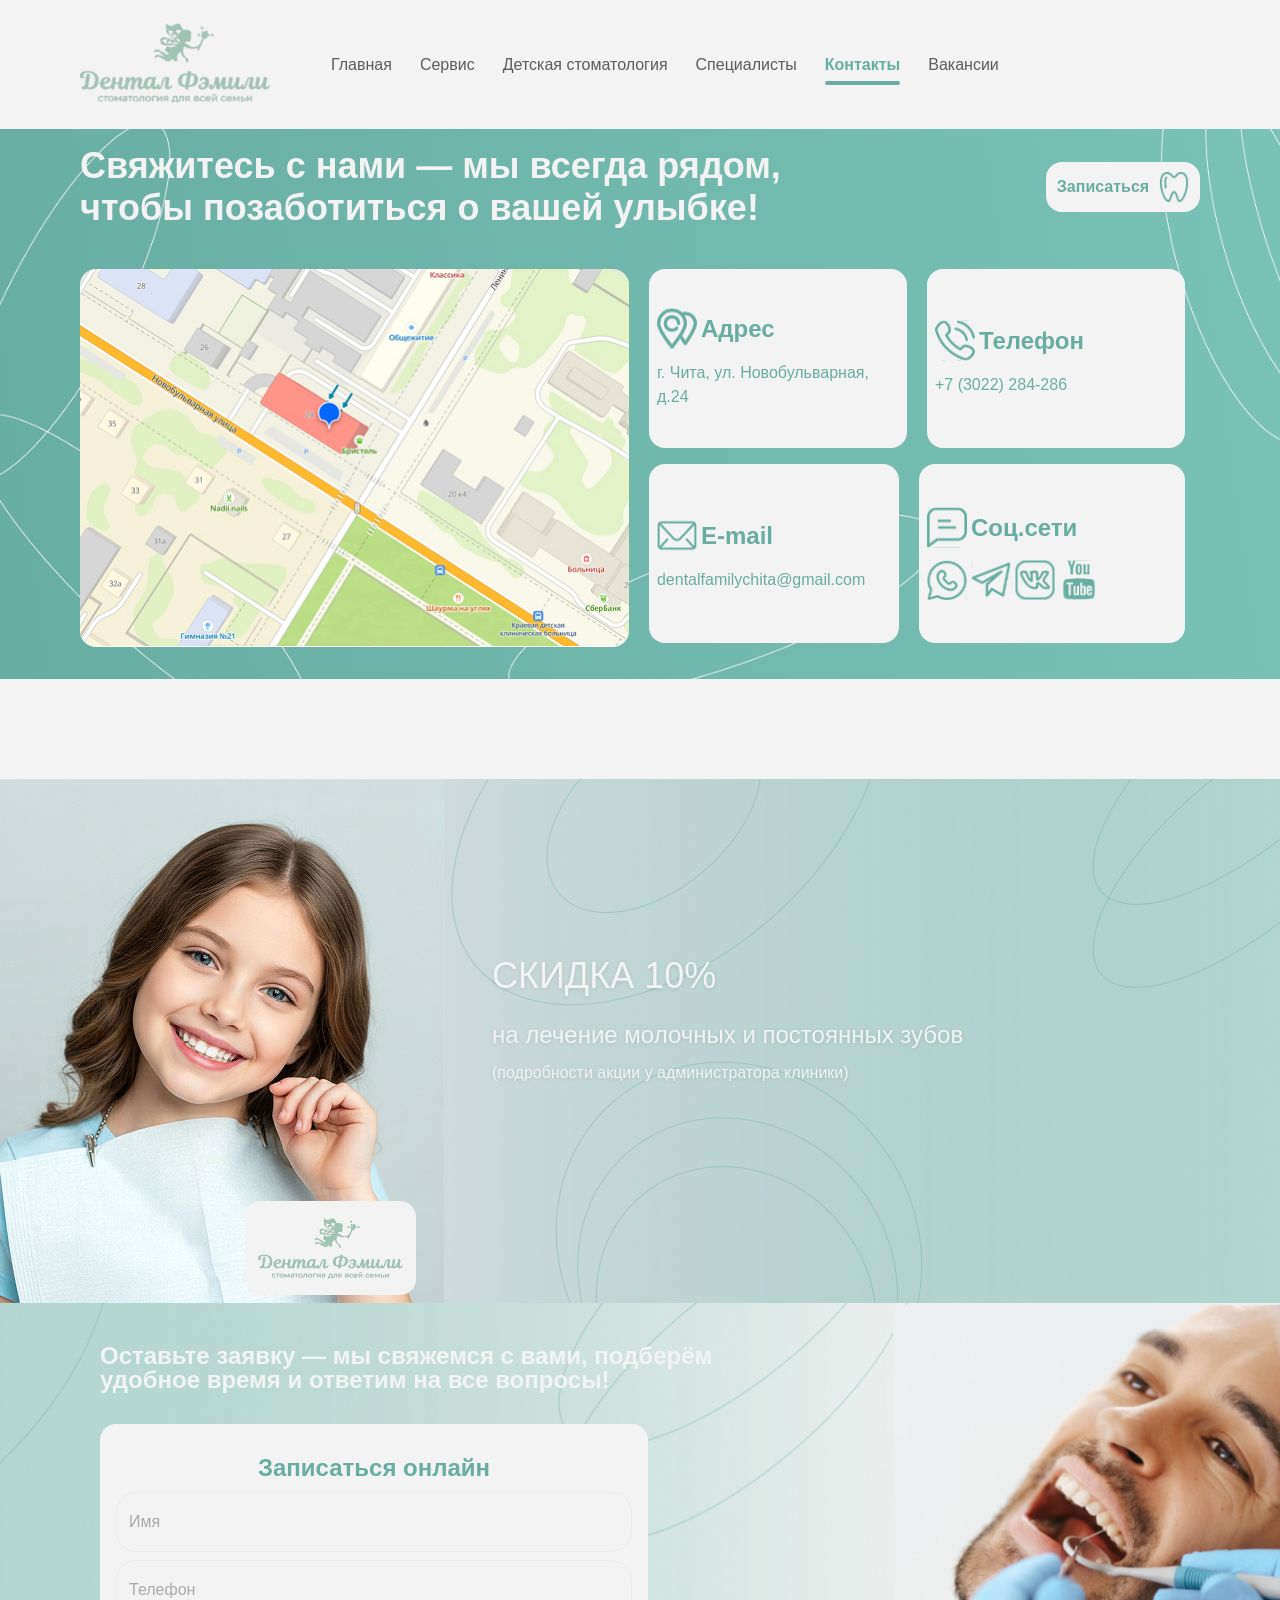
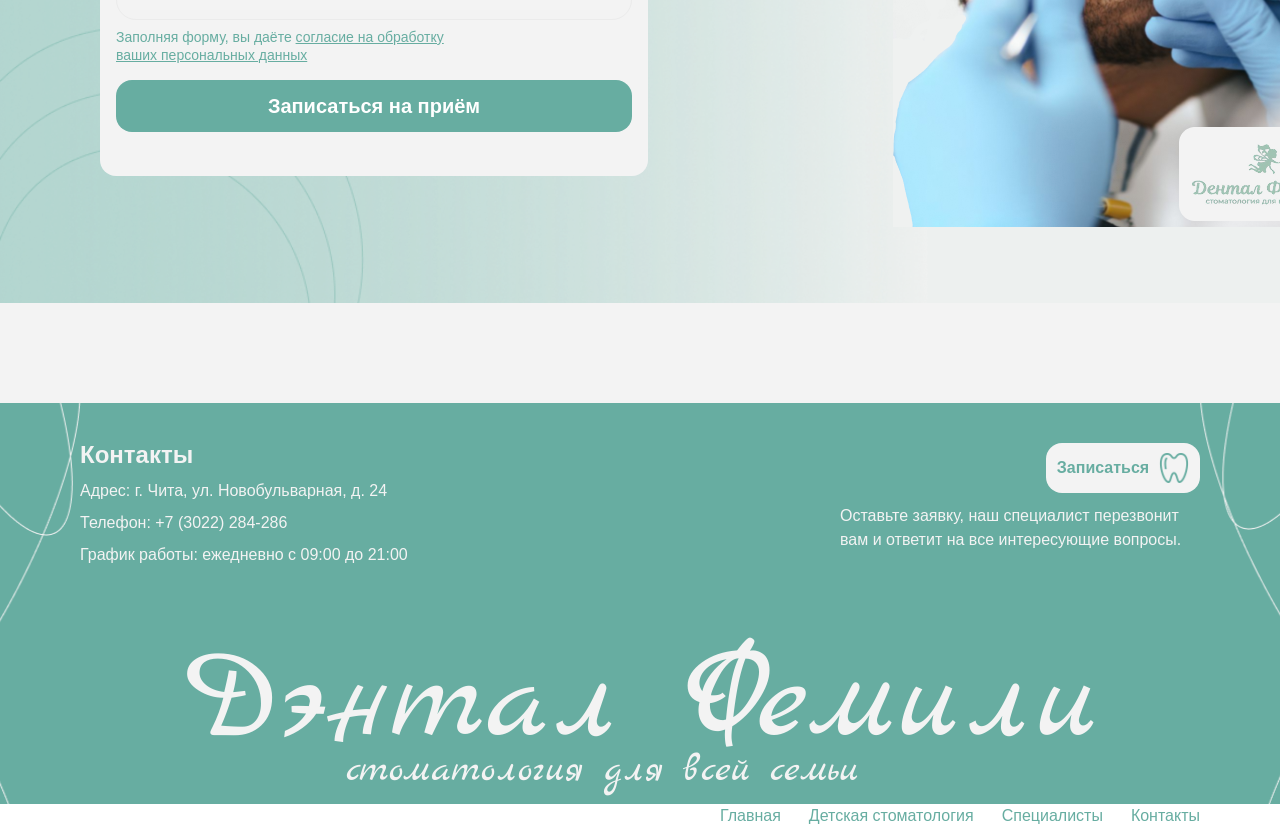
<file: public_html/contacts.html>
<!DOCTYPE html>
<html lang="en">

<head>
    <meta charset="UTF-8">
    <meta name="viewport" content="width=device-width, initial-scale=1.0">
    <title>Дентал Фэмили — стоматология для всей семьи</title>
    <meta name="description" content="Описание страницы">
    <link rel="preconnect" href="https://fonts.googleapis.com">
    <link rel="preconnect" href="https://fonts.gstatic.com" crossorigin>
    <link
        href="https://fonts.googleapis.com/css2?family=Marck+Script&family=Montserrat+Alternates:ital,wght@0,100;0,200;0,300;0,400;0,500;0,600;0,700;0,800;0,900;1,100;1,200;1,300;1,400;1,500;1,600;1,700;1,800;1,900&family=Montserrat:ital,wght@0,100..900;1,100..900&display=swap"
        rel="stylesheet">
    <link rel="stylesheet" href="style.css">
</head>

<body>
    <header class="header center">
        <a class="logo" href="index.html"><img class="logo__img" src="img/logo.svg" alt="Логотип"></a>
        <nav class="menu">
            <a class="menu-link" href="index.html">Главная</a>
            <a class="menu-link" href="service.html">Сервис</a>
            <a class="menu-link" href="pediatric_dentistry.html">Детская стоматология</a>
            <a class="menu-link" href="doctors.html">Специалисты</a>
            <a class="menu-link menu-link_now" href="contacts.html">Контакты</a>
            <a class="menu-link" href="#">Вакансии</a>
        </nav>
    </header>
    <div class="contacts center">
        <div class="contacts__header-box">
            <header class="header header_mob header_mob-back-contacts">
                <a class="logo" href="index.html"><img class="logo__img" src="img/logo.svg" alt="Логотип"></a>
                <img class="header__menu-mob" src="img/mobil/menu_mob.svg" alt="меню" onclick="menu()">
                <nav class="menu menu_mob">
                    <a class="menu-link" href="index.html">Главная</a>
                    <a class="menu-link" href="service.html">Сервис</a>
                    <a class="menu-link" href="pediatric_dentistry.html">Детская стоматология</a>
                    <a class="menu-link" href="doctors.html">Специалисты</a>
                    <a class="menu-link menu-link_now" href="contacts.html">Контакты</a>
                    <a class="menu-link" href="#">Вакансии</a>
                </nav>
            </header>
        </div>
        <div class="contacts__title-box">
            <h1 class="contacts__title">Свяжитесь с нами — мы всегда рядом, чтобы позаботиться о вашей улыбке!</h1>
            <button class="contacts__button" onclick="document.location='#sign_up'">Записаться<img
                    src="img/button-footer.svg" alt="Кнопка записаться"></button>
        </div>
        <div class="contacts__content">
            <img class="contacts__map" src="img/map.jpg" alt="местоположение на карте">
            <div class="contacts__info">
                <div class="contacts__info-case">
                    <div class="contacts__address">
                        <div class="contacts__block-name">
                            <img class="contacts__img" src="img/img-address.svg" alt="значок геолокации">
                            <p class="contacts__name-title">Адрес</p>
                        </div>
                        <p class="contacts__name-text">г. Чита, ул. Новобульварная, д.24</p>
                    </div>
                    <div class="contacts__address">
                        <div class="contacts__block-name">
                            <img class="contacts__img" src="img/img-call.svg" alt="значок трубки">
                            <p class="contacts__name-title">Телефон</p>
                        </div>
                        <p class="contacts__name-text">+7 (3022) 284-286</p>
                    </div>
                </div>
                <div class="contacts__info-case">
                    <div class="contacts__address">
                        <div class="contacts__block-name">
                            <img class="contacts__img" src="img/img-mail.svg" alt="значок почты">
                            <p class="contacts__name-title">E-mail</p>
                        </div>
                        <p class="contacts__name-text">dentalfamilychita@gmail.com</p>
                    </div>
                    <div class="contacts__address contacts__address_big">
                        <div class="contacts__block-name">
                            <img class="contacts__img" src="img/img-mess.svg" alt="значок чата">
                            <p class="contacts__name-title">Соц.сети</p>
                        </div>
                        <div class="contacts__svg-box">
                            <img class="contacts__svg" src="img/mobil/whatsapp.svg" alt="WhatsApp">
                            <img class="contacts__svg" src="img/mobil/telegram.svg" alt="Telegram">
                            <img class="contacts__svg" src="img/img-vk.svg" alt="VK">
                            <img class="contacts__svg" src="img/img-youtube.svg" alt="YouTube">
                        </div>
                    </div>
                </div>
            </div>
        </div>
        <button class="contacts__button contacts__button_mob" onclick="document.location='#sign_up'">Записаться<img
                src="img/button-footer.svg" alt="Кнопка записаться"></button>
    </div>
    <div class="padding"></div>
    <div class="sale">
        <div class="sale__box">
            <div class="sale__img-box">
                <img class="sale__img" src="img/sale-img.png" alt="лечение молочных зубов">
            </div>
            <svg class="sale__svg" xmlns="http://www.w3.org/2000/svg" width="40" height="40" viewBox="0 0 40 40"
                fill="none">
                <g clip-path="url(#clip0_381_3129)">
                    <path opacity="0.996" fill-rule="evenodd" clip-rule="evenodd"
                        d="M39.9609 19.6484C39.9609 19.8567 39.9609 20.065 39.9609 20.2734C34.5621 25.7113 29.1455 31.141 23.7109 36.5624C22.7666 36.7899 22.4411 36.4383 22.7344 35.5078C27.6693 30.5728 32.6041 25.638 37.5391 20.7031C25.1432 20.6771 12.7474 20.651 0.351562 20.6249C0.180707 20.5449 0.0504985 20.4277 -0.0390625 20.2734C-0.0390625 20.065 -0.0390625 19.8567 -0.0390625 19.6484C0.0504985 19.4941 0.180707 19.3769 0.351562 19.2968C12.7474 19.2708 25.1432 19.2447 37.5391 19.2187C32.6041 14.2838 27.6693 9.34893 22.7344 4.41401C22.4673 3.50924 22.7929 3.15768 23.7109 3.35932C29.1455 8.78081 34.5621 14.2105 39.9609 19.6484Z"
                        fill="#F3F3F3" />
                </g>
                <defs>
                    <clipPath id="clip0_381_3129">
                        <rect width="40" height="40" fill="white" />
                    </clipPath>
                </defs>
            </svg>
            <div class="sale__content-box">
                <div class="sale__content">
                    <p class="sale__title">СКИДКА 10%</p>
                    <p class="sale__description">на лечение молочных и постоянных зубов </p>
                    <p class="sale__condition">(подробности акции у администратора клиники)</p>
                </div>
                <div class="sale__content">Новая акция</div>
            </div>
            <div class="sale__dots">
                <span class="sale__dot"></span>
                <span class="sale__dot"></span>
            </div>
        </div>
    </div>
    <div class="feedback">
        <div class="feedback__content">
            <div class="feedback__content-left">
                <h2 class="feedback__title">Оставьте заявку — мы свяжемся с вами, подберём удобное время и ответим на
                    все вопросы!</h2>
            <form class="feedback__form" action="send-feedback.php" id="sign_up" method="post">
                    <p class="feedback__text-top">Записаться онлайн</p>
                    <input class="feedback__input" type="text" name="name" id="name" placeholder="Имя" required>
                    <input class="feedback__input" type="tel" name="tel" id="phone" placeholder="Телефон" required>
                    <p class="feedback__text-down">Заполняя форму, вы даёте <a href="agreement.html" class="feedback__text-down-link">согласие на обработку ваших персональных данных</a></p>
                    <button type="submit" class="feedback__button">Записаться на приём</button>
                </form>
            </div>
            <div class="feedback__content-right">
                <img class="feedback__img" src="img/form_img.png" alt="стоматология">
            </div>
        </div>
    </div>
    <div class="padding"></div>
    <footer class="footer">
        <div class="footer__content center">
            <div class="footer__contacts-box">
                <div class="footer__contacts">
                    <h2 class="footer__title">Контакты</h2>
                    <div class="footer__address">
                        <p class="footer__text">Адрес: г. Чита, ул. Новобульварная, д. 24</p>
                        <p class="footer__text">Телефон: +7 (3022) 284-286</p>
                        <p class="footer__text">График работы: ежедневно с 09:00 до 21:00</p>
                    </div>
                </div>
                <div class="footer__sign-up">
                    <button class="footer__button" onclick="document.location='#sign_up'">Записаться<img
                            src="img/button-footer.svg" alt="Кнопка записаться"></button>
                    <p class="footer__text">Оставьте заявку, наш специалист перезвонит вам и ответит на все интересующие
                        вопросы.</p>
                </div>
            </div>
            <div class="footer__name-clinic">
                <p class="footer__name-big">Дэнтал Фемили</p>
                <p class="footer__name-small">стоматология для всей семьи</p>
            </div>
        </div>
        <nav class="footer__nav center">
            <a class="footer__link" href="index.html">Главная</a>
            <a class="footer__link" href="pediatric_dentistry.html">Детская стоматология</a>
            <a class="footer__link" href="doctors.html">Специалисты</a>
            <a class="footer__link" href="contacts.html">Контакты</a>
        </nav>
    </footer>
    <!-- Success/Error Popup Overlay -->
    <div class="form-popup" id="formPopup" style="display: none;">
        <div class="form-popup__overlay"></div>
        <div class="form-popup__box">
            <button type="button" class="form-popup__close" id="formPopupClose">×</button>
            <div class="form-popup__content" id="formPopupContent"></div>
        </div>
    </div>
    <script src="script.js"></script>
</body>
</file>
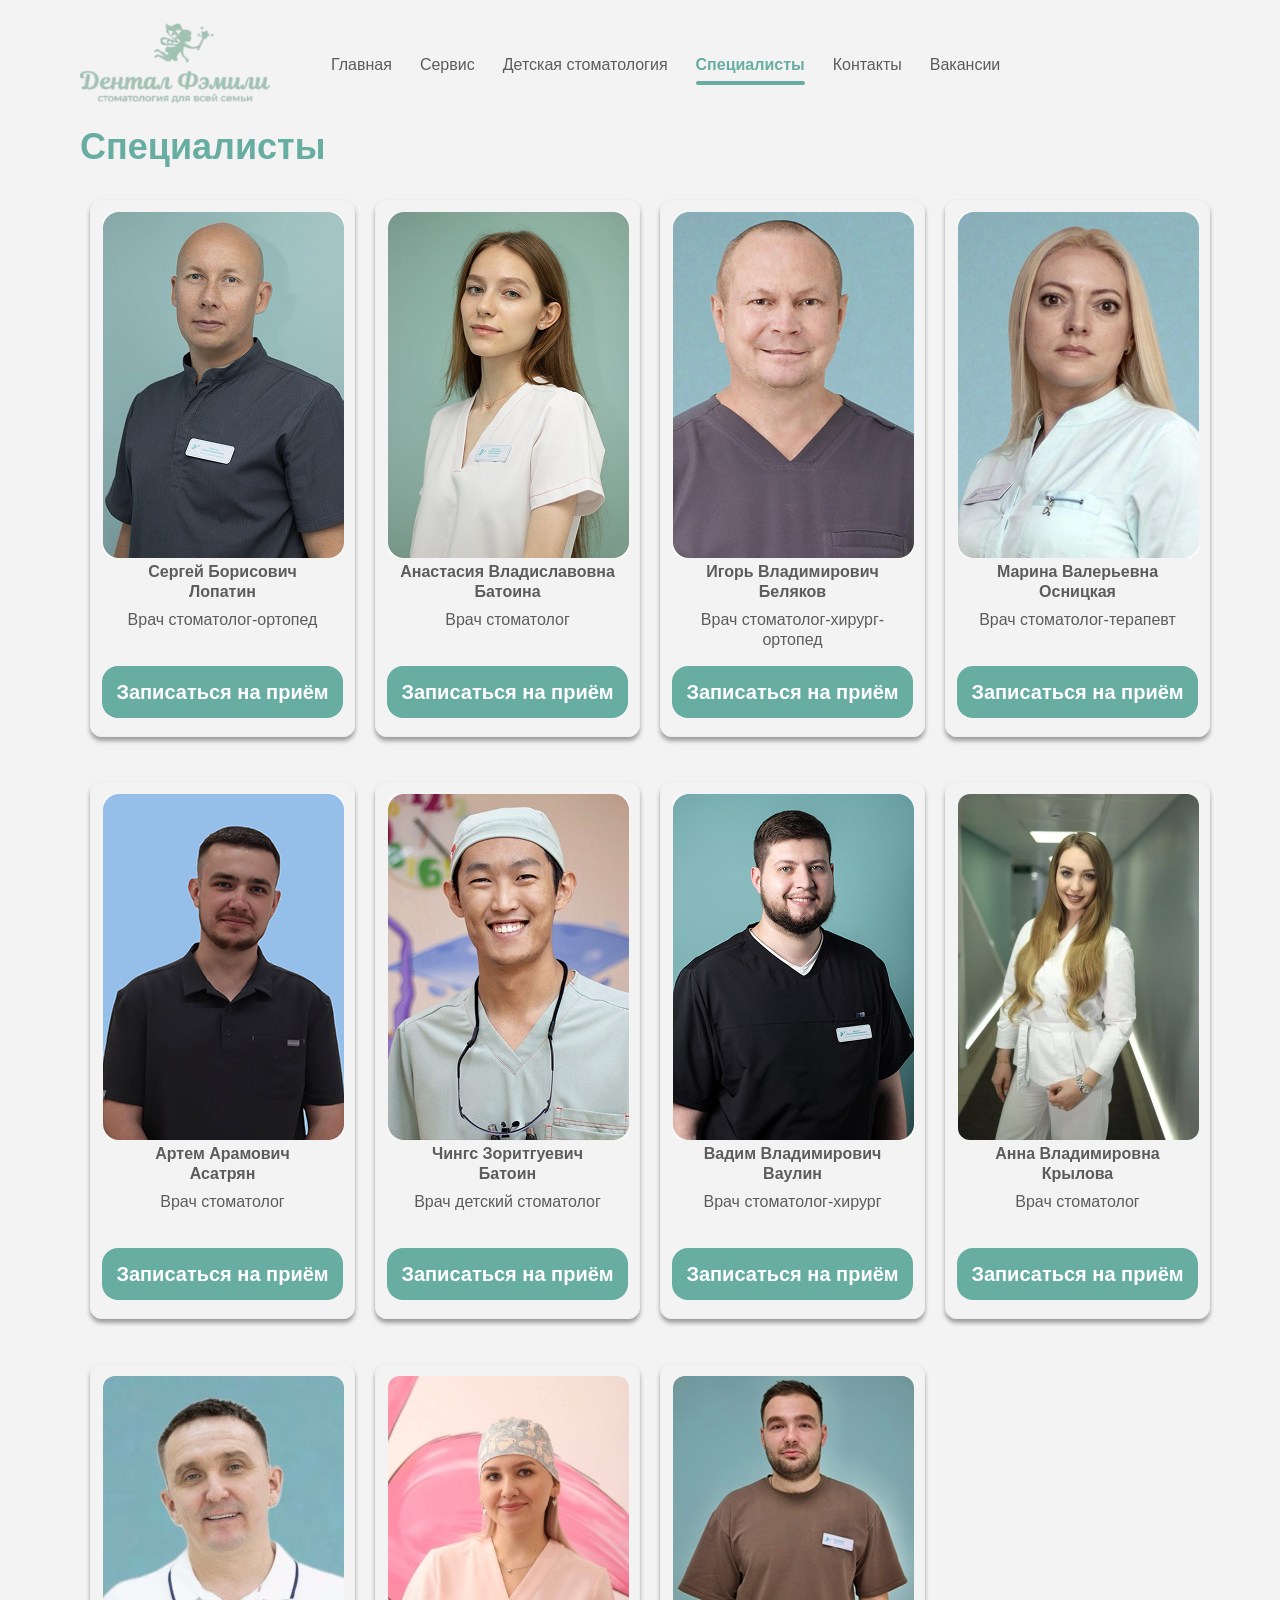
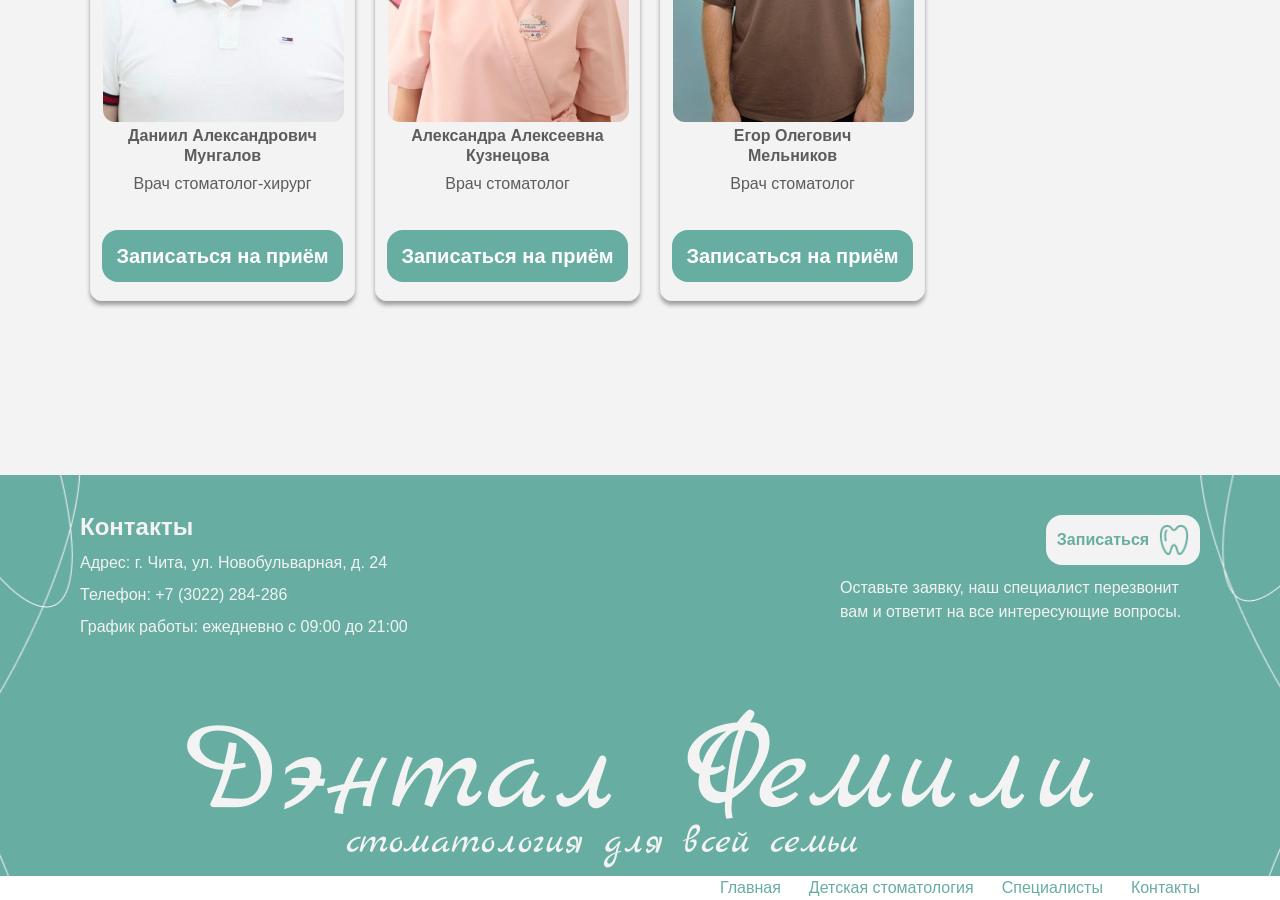
<file: public_html/doctors.html>
<!DOCTYPE html>
<html lang="en">

<head>
    <meta charset="UTF-8">
    <meta name="viewport" content="width=device-width, initial-scale=1.0">
    <title>Дентал Фэмили — стоматология для всей семьи</title>
    <meta name="description" content="Описание страницы">
    <link rel="preconnect" href="https://fonts.googleapis.com">
    <link rel="preconnect" href="https://fonts.gstatic.com" crossorigin>
    <link
        href="https://fonts.googleapis.com/css2?family=Marck+Script&family=Montserrat+Alternates:ital,wght@0,100;0,200;0,300;0,400;0,500;0,600;0,700;0,800;0,900;1,100;1,200;1,300;1,400;1,500;1,600;1,700;1,800;1,900&family=Montserrat:ital,wght@0,100..900;1,100..900&display=swap"
        rel="stylesheet">
    <link rel="stylesheet" href="style.css">
</head>

<body>
    <header class="header center">
        <a class="logo" href="index.html"><img class="logo__img" src="img/logo.svg" alt="Логотип"></a>
        <nav class="menu">
            <a class="menu-link" href="index.html">Главная</a>
            <a class="menu-link" href="service.html">Сервис</a>
            <a class="menu-link" href="pediatric_dentistry.html">Детская стоматология</a>
            <a class="menu-link menu-link_now" href="doctors.html">Специалисты</a>
            <a class="menu-link" href="contacts.html">Контакты</a>
            <a class="menu-link" href="#">Вакансии</a>
        </nav>
    </header>
    <header class="header header_mob center">
        <a class="logo" href="index.html"><img class="logo__img" src="img/logo.svg" alt="Логотип"></a>
        <img class="header__menu-mob" src="img/mobil/menu_mob.svg" alt="меню" onclick="menu()">
        <nav class="menu menu_mob">
            <a class="menu-link" href="index.html">Главная</a>
            <a class="menu-link" href="service.html">Сервис</a>
            <a class="menu-link" href="pediatric_dentistry.html">Детская стоматология</a>
            <a class="menu-link menu-link_now" href="doctors.html">Специалисты</a>
            <a class="menu-link" href="contacts.html">Контакты</a>
            <a class="menu-link" href="#">Вакансии</a>
        </nav>
    </header>
    <div class="doctors doctors_doc-page center">
        <h2 class="doctors__title doctors__title_doc-page">Специалисты</h2>
        <div class="doctors__content">
            <img class="doctors__slider doctors__slider_doc-page doctors__slider_mob" src="img/doc_slider-back.png"
                alt="кнопка назад" id="doc-prev">
            <div class="doctors__people doctors__people_doc-page">
                <div class="doctors__case">
                    <img class="doctors__photo" src="img/doctors/lopatin.jpg" alt="Лопатин С.Б.">
                    <div class="doctors__case-down">
                        <div class="doctors__name-box">
                            <p class="doctors__name">Сергей Борисович <br> Лопатин </p>
                            <p class="doctors__speciality">Врач стоматолог-ортопед
                            <p>
                        </div>
                        <button class="doctors__button" onclick="document.location='#sign_up'">Записаться на
                            приём</button>
                    </div>
                </div>
                <div class="doctors__case">
                    <img class="doctors__photo" src="img/doctors/batoina.jpg" alt="Батоина А. В.">
                    <div class="doctors__case-down">
                        <div class="doctors__name-box">
                            <p class="doctors__name doctors__name_long">Анастасия Владиславовна Батоина</p>
                            <p class="doctors__speciality">Врач стоматолог
                            <p>
                        </div>
                        <button class="doctors__button" onclick="document.location='#sign_up'">Записаться на
                            приём</button>
                    </div>
                </div>
                <div class="doctors__case">
                    <img class="doctors__photo" src="img/doctors/belyakov.jpg" alt="Беляков И. В.">
                    <div class="doctors__case-down">
                        <div class="doctors__name-box">
                            <p class="doctors__name">Игорь Владимирович Беляков</p>
                            <p class="doctors__speciality">Врач стоматолог-хирург-ортопед
                            <p>
                        </div>
                        <button class="doctors__button" onclick="document.location='#sign_up'">Записаться на
                            приём</button>
                    </div>
                </div>
                <div class="doctors__case">
                    <img class="doctors__photo" src="img/doctors/osnickaya.jpg" alt="Осницкая М.В.">
                    <div class="doctors__case-down">
                        <div class="doctors__name-box">
                            <p class="doctors__name">Марина Валерьевна Осницкая </p>
                            <p class="doctors__speciality">Врач стоматолог-терапевт
                            <p>
                        </div>
                        <button class="doctors__button" onclick="document.location='#sign_up'">Записаться на
                            приём</button>
                    </div>
                </div>
                <div class="doctors__case">
                    <img class="doctors__photo" src="img/doctors/asatryan.jpg" alt="Асатрян А.А.">
                    <div class="doctors__case-down">
                        <div class="doctors__name-box">
                            <p class="doctors__name">Артем Арамович <br> Асатрян</p>
                            <p class="doctors__speciality">Врач стоматолог
                            <p>
                        </div>
                        <button class="doctors__button" onclick="document.location='#sign_up'">Записаться на
                            приём</button>
                    </div>
                </div>
                <div class="doctors__case">
                    <img class="doctors__photo" src="img/doctors/batoin.jpg" alt="Батоин Ч.З.">
                    <div class="doctors__case-down">
                        <div class="doctors__name-box">
                            <p class="doctors__name">Чингс Зоритгуевич <br> Батоин</p>
                            <p class="doctors__speciality">Врач детский стоматолог
                            <p>
                        </div>
                        <button class="doctors__button" onclick="document.location='#sign_up'">Записаться на
                            приём</button>
                    </div>
                </div>
                <div class="doctors__case">
                    <img class="doctors__photo" src="img/doctors/vaulin.jpg" alt="Ваулин В.В.">
                    <div class="doctors__case-down">
                        <div class="doctors__name-box">
                            <p class="doctors__name">Вадим Владимирович <br> Ваулин </p>
                            <p class="doctors__speciality">Врач стоматолог-хирург
                            <p>
                        </div>
                        <button class="doctors__button" onclick="document.location='#sign_up'">Записаться на
                            приём</button>
                    </div>
                </div>
                <div class="doctors__case">
                    <img class="doctors__photo" src="img/doctors/krylova.jpg" alt="Крылова А.В.">
                    <div class="doctors__case-down">
                        <div class="doctors__name-box">
                            <p class="doctors__name">Анна Владимировна <br> Крылова</p>
                            <p class="doctors__speciality">Врач стоматолог
                            <p>
                        </div>
                        <button class="doctors__button" onclick="document.location='#sign_up'">Записаться на
                            приём</button>
                    </div>
                </div>
                <div class="doctors__case">
                    <img class="doctors__photo" src="img/doctors/mungalov.jpg" alt="Мунгалов Д.А.">
                    <div class="doctors__case-down">
                        <div class="doctors__name-box">
                            <p class="doctors__name">Даниил Александрович <br> Мунгалов</p>
                            <p class="doctors__speciality">Врач стоматолог-хирург
                            <p>
                        </div>
                        <button class="doctors__button" onclick="document.location='#sign_up'">Записаться на
                            приём</button>
                    </div>
                </div>
                <div class="doctors__case">
                    <img class="doctors__photo" src="img/doctors/kuznecova.jpg" alt="Кузнецова А.А.">
                    <div class="doctors__case-down">
                        <div class="doctors__name-box">
                            <p class="doctors__name doctors__name_long">Александра Алексеевна <br> Кузнецова</p>
                            <p class="doctors__speciality">Врач стоматолог
                            <p>
                        </div>
                        <button class="doctors__button" onclick="document.location='#sign_up'">Записаться на
                            приём</button>
                    </div>
                </div>
                <div class="doctors__case">
                    <img class="doctors__photo" src="img/doctors/melnikov.jpg" alt="Мельников Е.О.">
                    <div class="doctors__case-down">
                        <div class="doctors__name-box">
                            <p class="doctors__name"> Егор Олегович <br> Мельников</p>
                            <p class="doctors__speciality">Врач стоматолог
                            <p>
                        </div>
                        <button class="doctors__button" onclick="document.location='#sign_up'">Записаться на
                            приём</button>
                    </div>
                </div>
            </div>
            <img class="doctors__slider doctors__slider_doc-page" src="img/doc_slider-forward.png" alt="кнопка вперед"
                id="doc-next">
        </div>
    </div>
    <footer class="footer">
        <div class="footer__content center">
            <div class="footer__contacts-box">
                <div class="footer__contacts">
                    <h2 class="footer__title">Контакты</h2>
                    <div class="footer__address">
                        <p class="footer__text">Адрес: г. Чита, ул. Новобульварная, д. 24</p>
                        <p class="footer__text">Телефон: +7 (3022) 284-286</p>
                        <p class="footer__text">График работы: ежедневно с 09:00 до 21:00</p>
                    </div>
                </div>
                <div class="footer__sign-up">
                    <button class="footer__button" onclick="document.location='#sign_up'">Записаться<img
                            src="img/button-footer.svg" alt="Кнопка записаться"></button>
                    <p class="footer__text">Оставьте заявку, наш специалист перезвонит вам и ответит на все интересующие
                        вопросы.</p>
                </div>
            </div>
            <div class="footer__name-clinic">
                <p class="footer__name-big">Дэнтал Фемили</p>
                <p class="footer__name-small">стоматология для всей семьи</p>
            </div>
        </div>
        <nav class="footer__nav center">
            <a class="footer__link" href="index.html">Главная</a>
            <a class="footer__link" href="pediatric_dentistry.html">Детская стоматология</a>
            <a class="footer__link" href="doctors.html">Специалисты</a>
            <a class="footer__link" href="contacts.html">Контакты</a>
        </nav>
    </footer>
    <script src="script.js"></script>
</body>
</file>
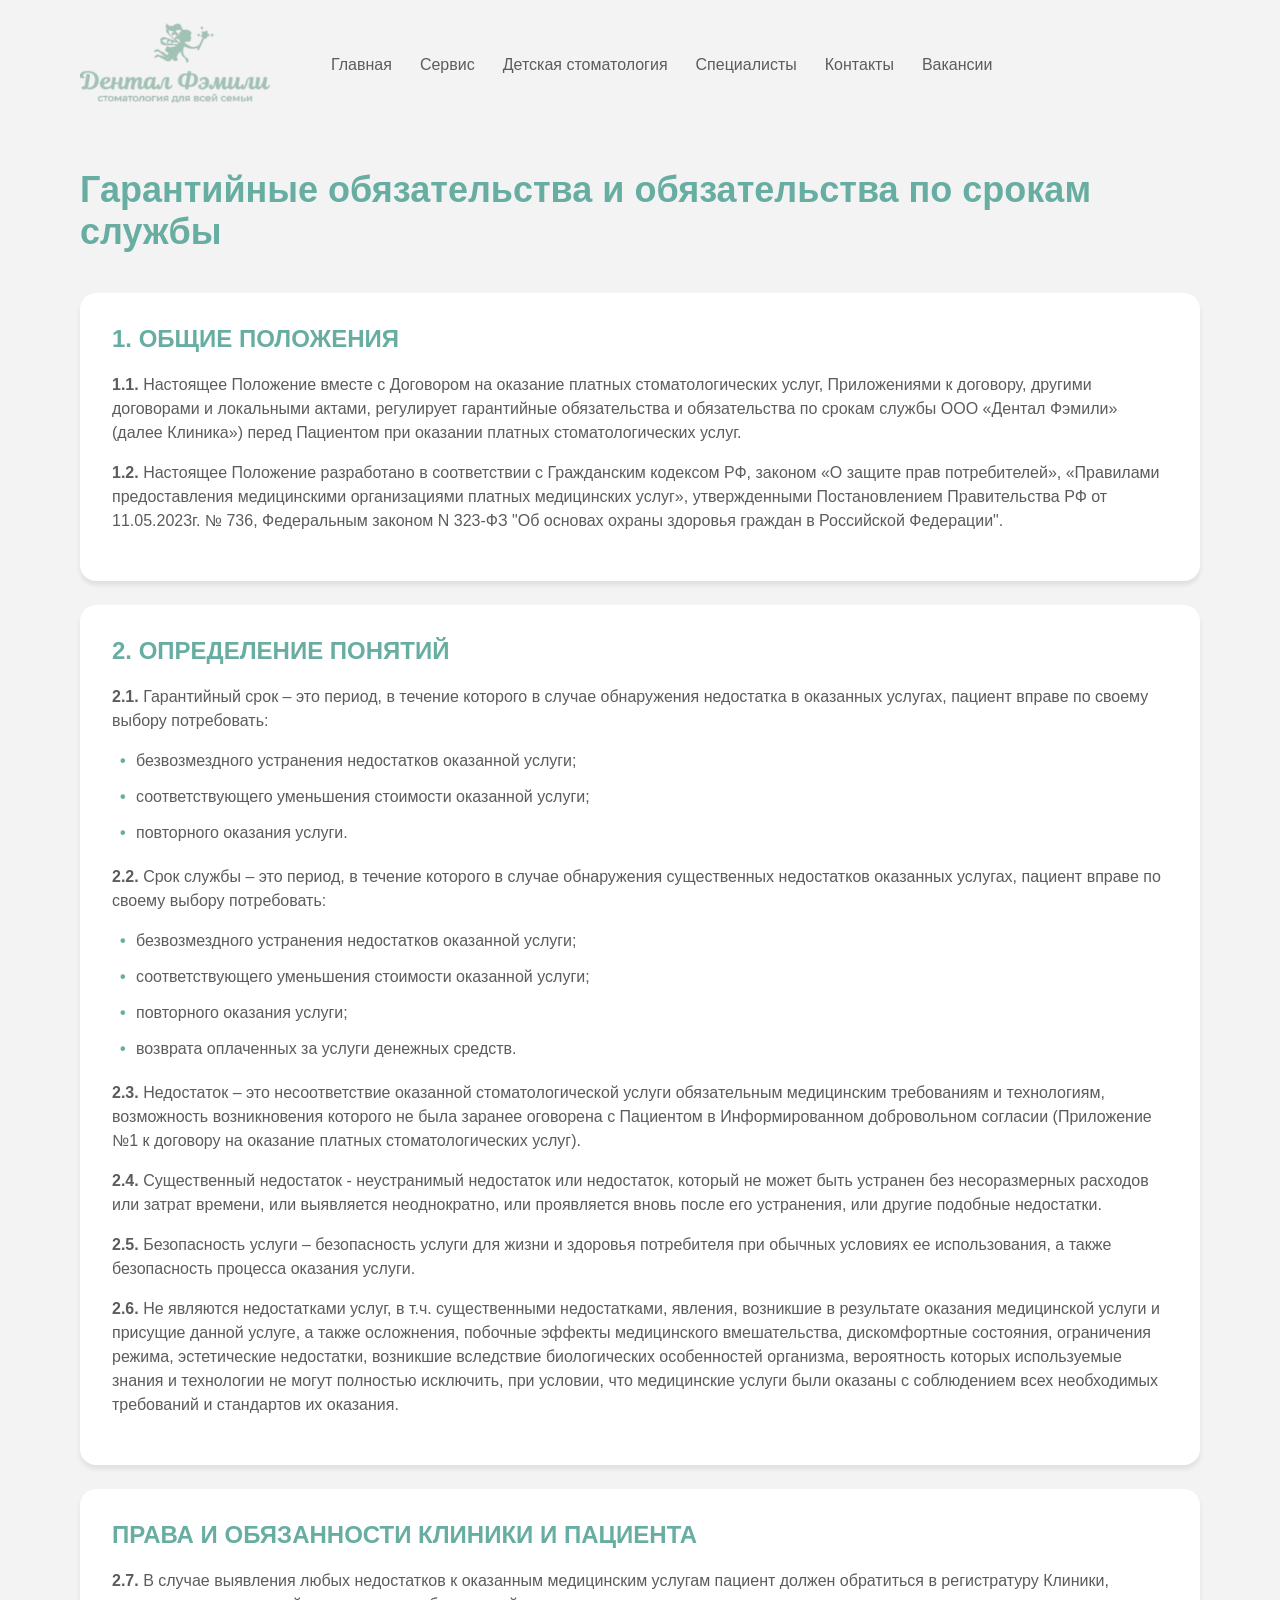
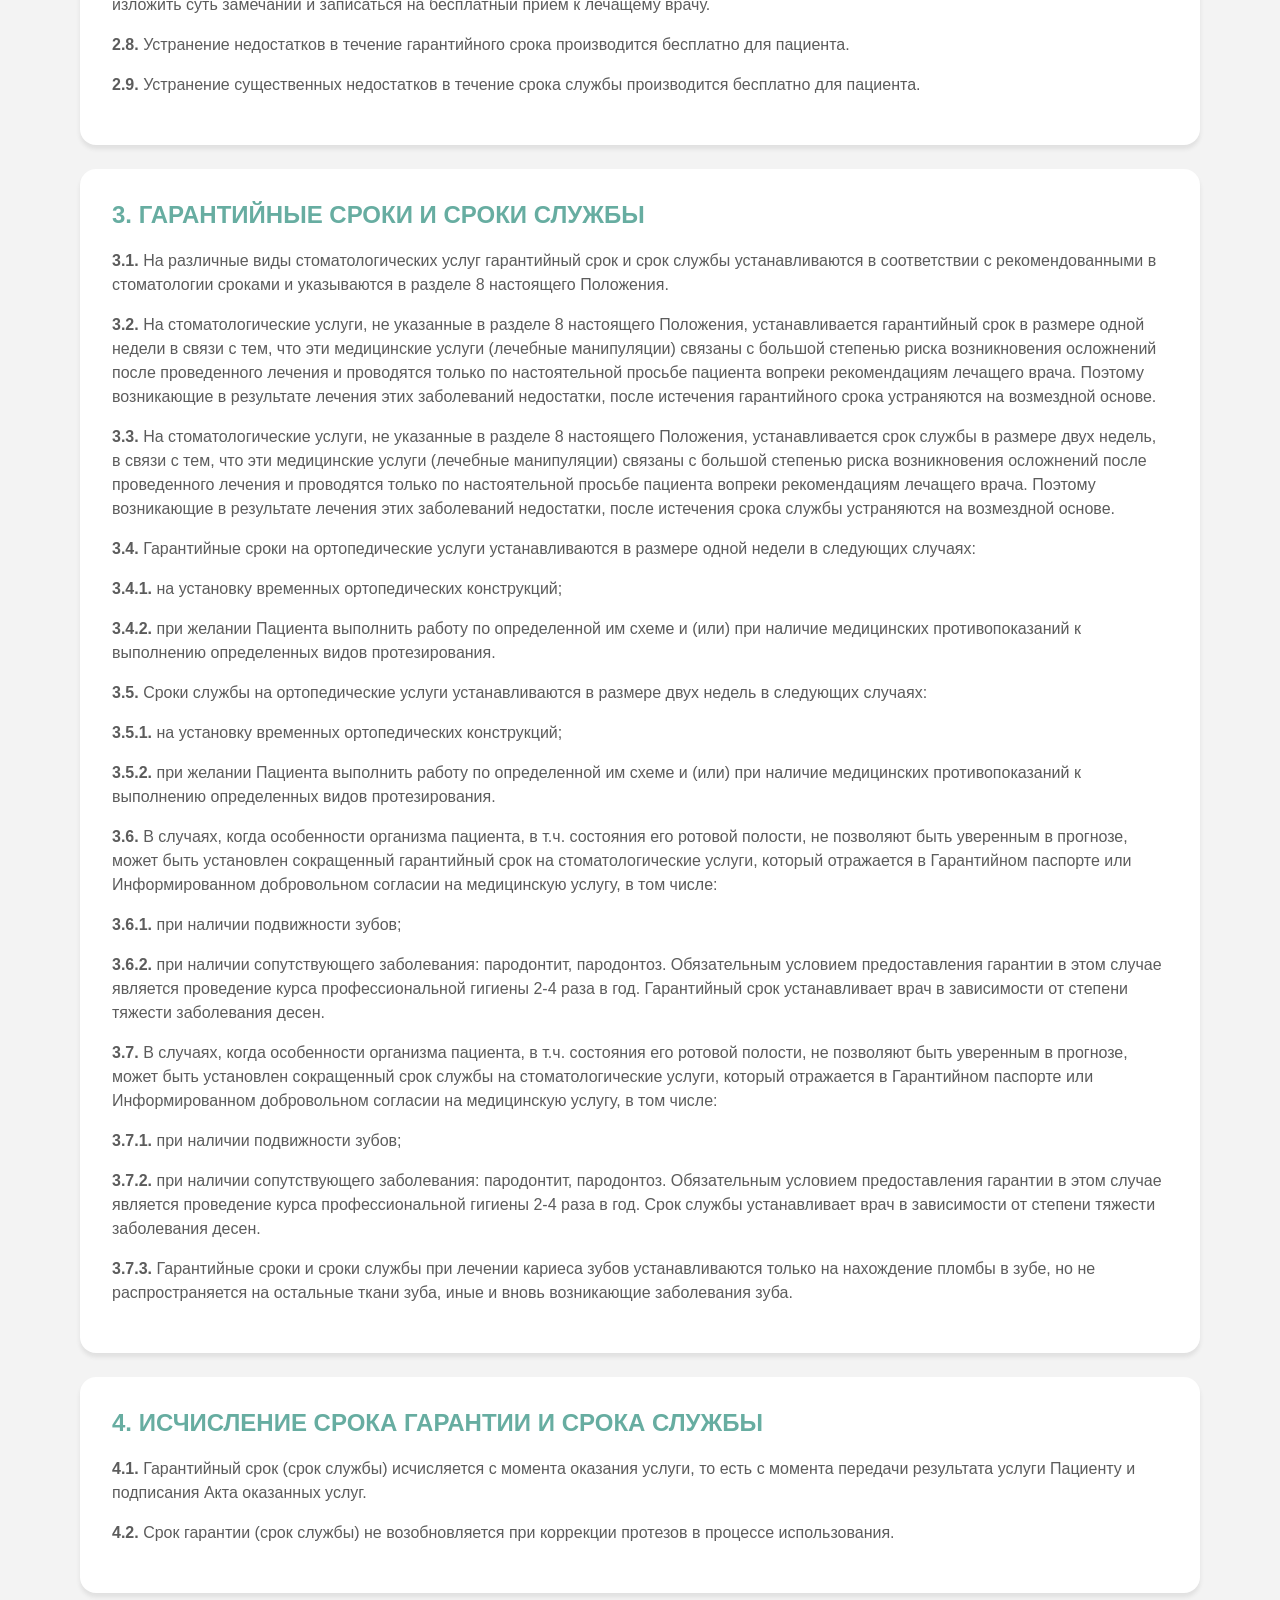
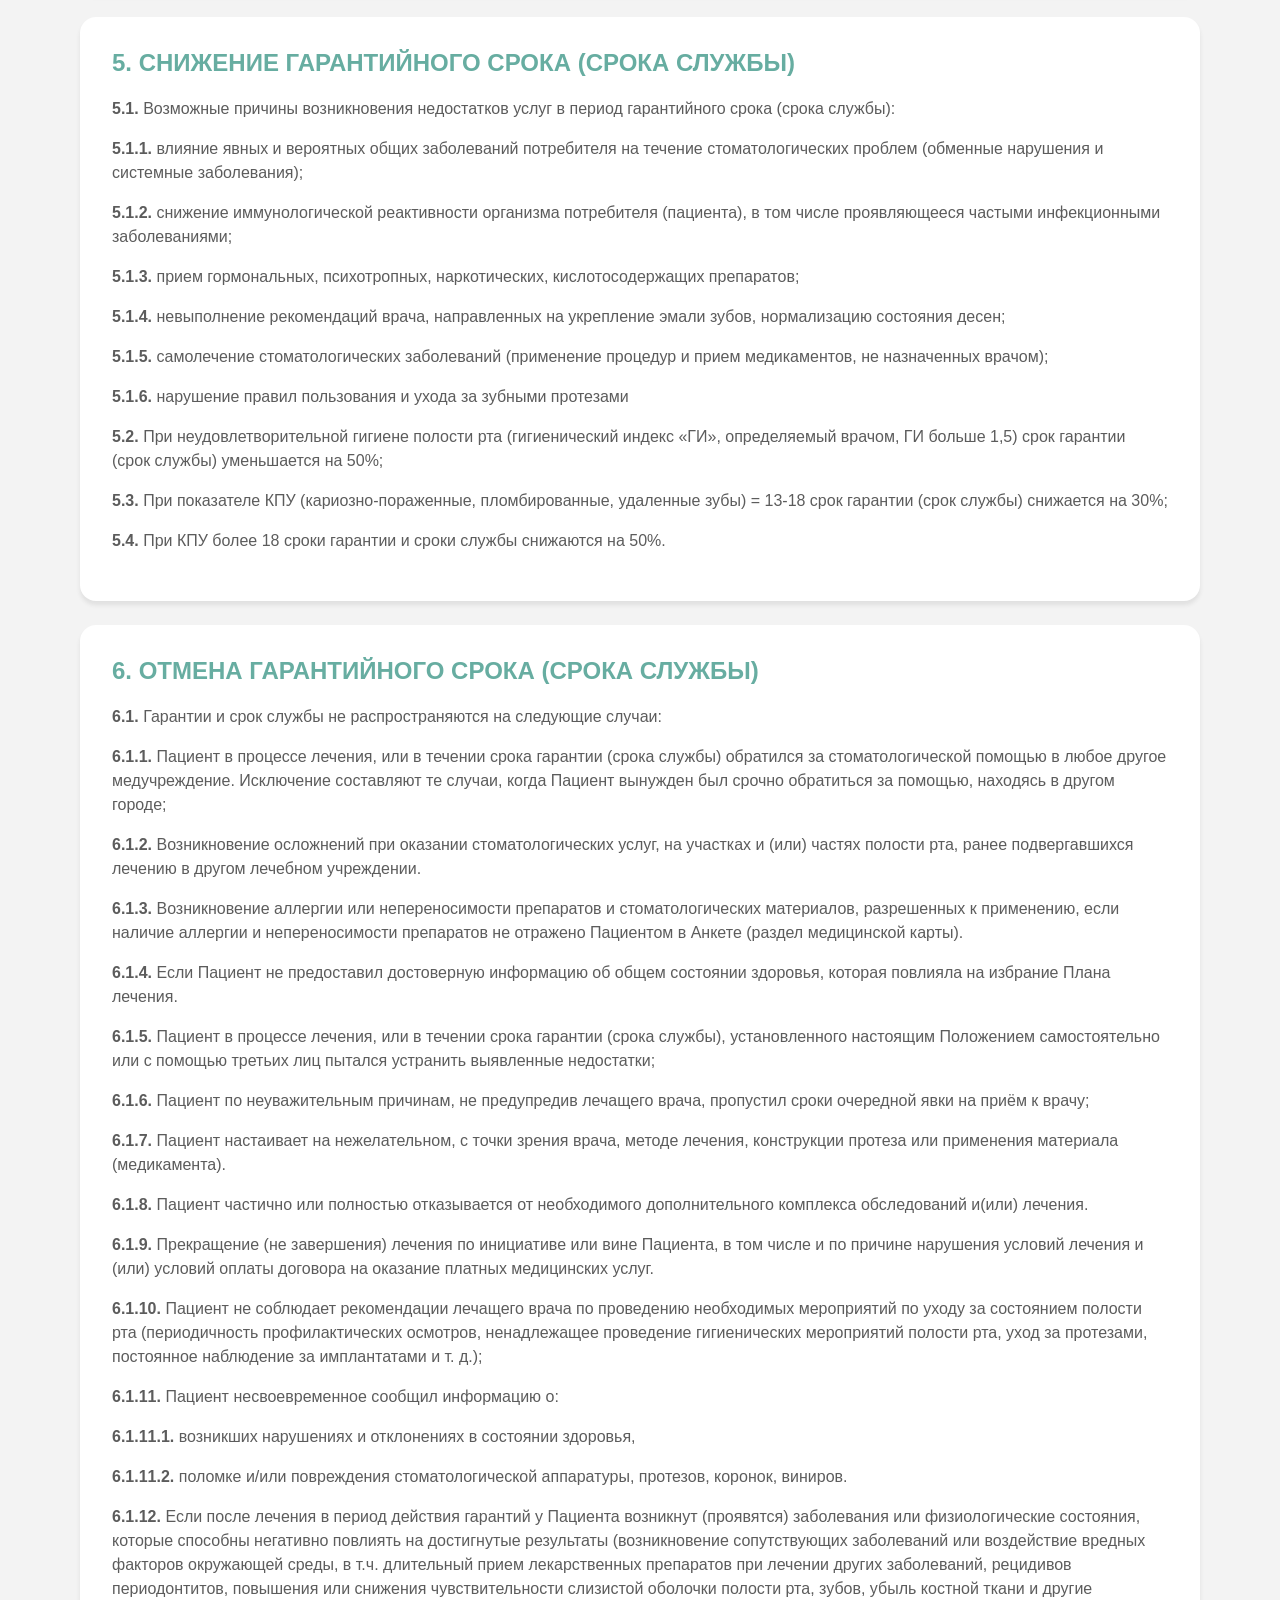
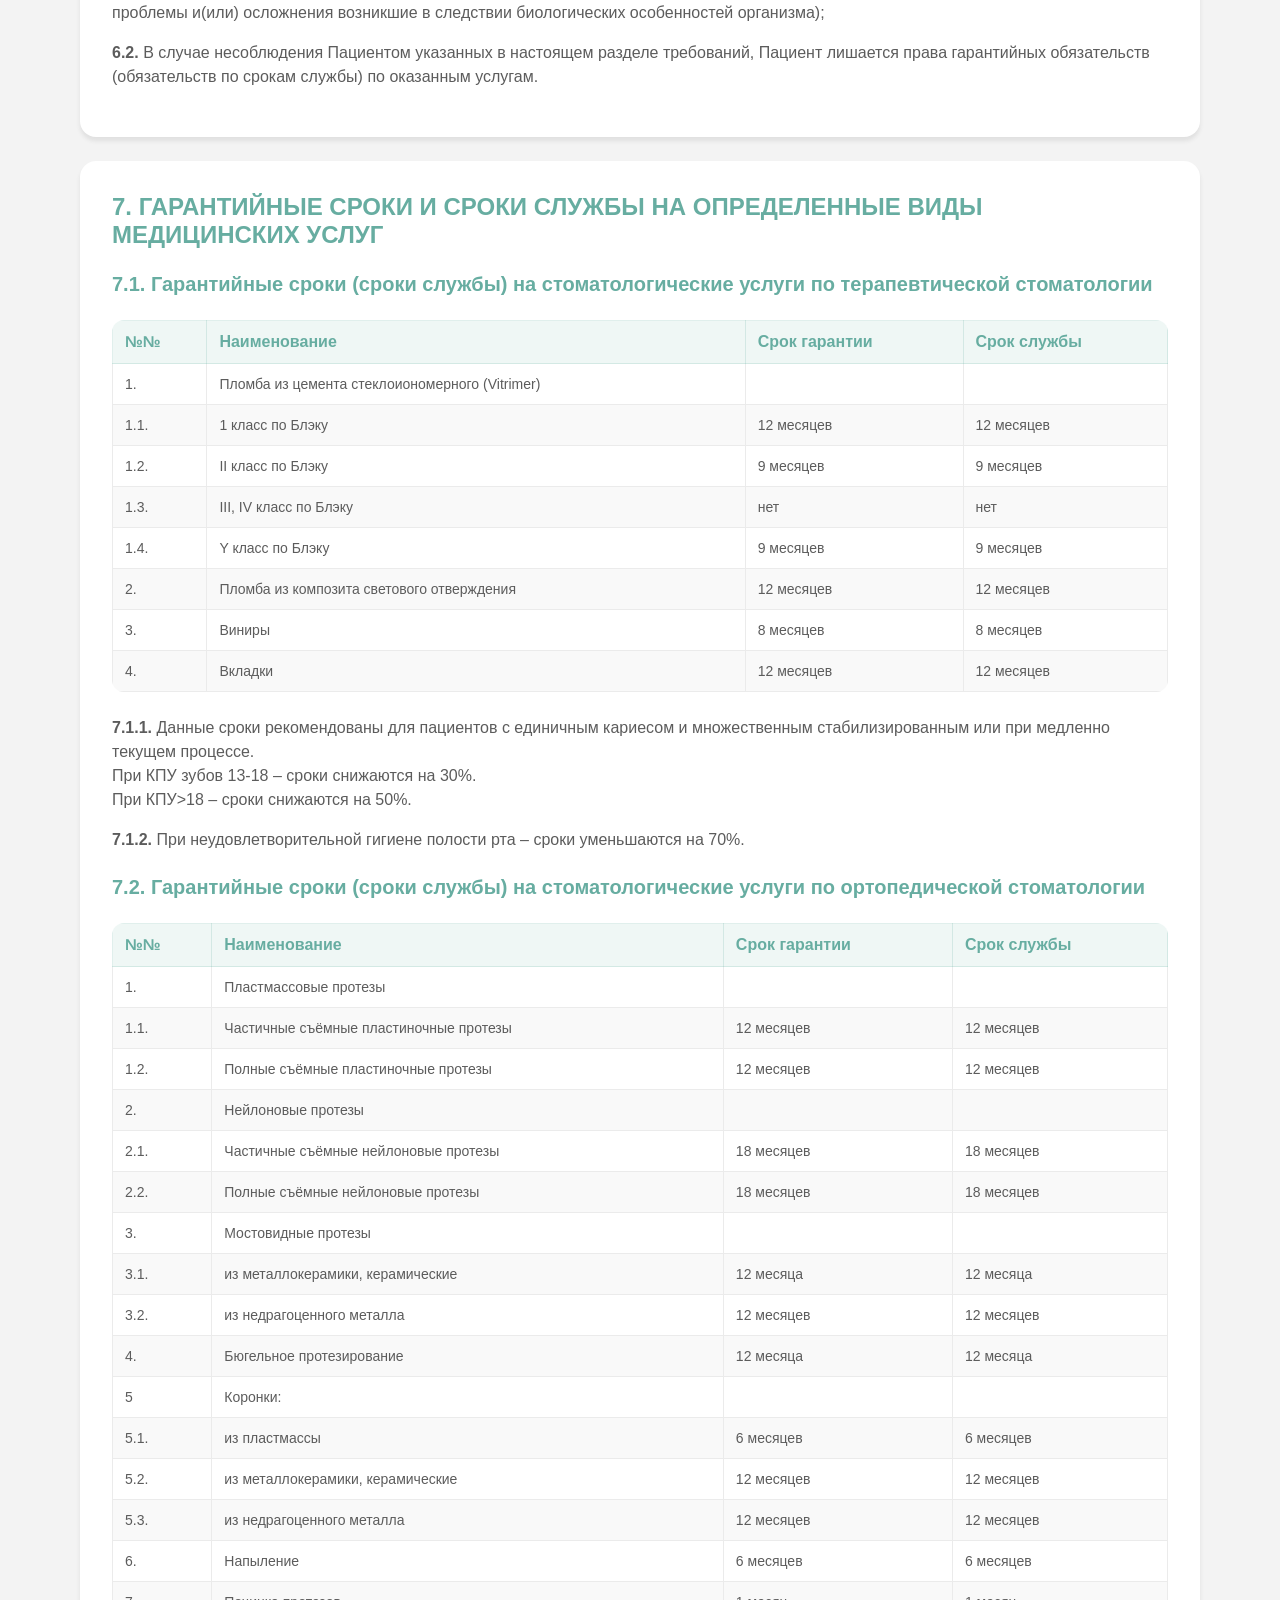
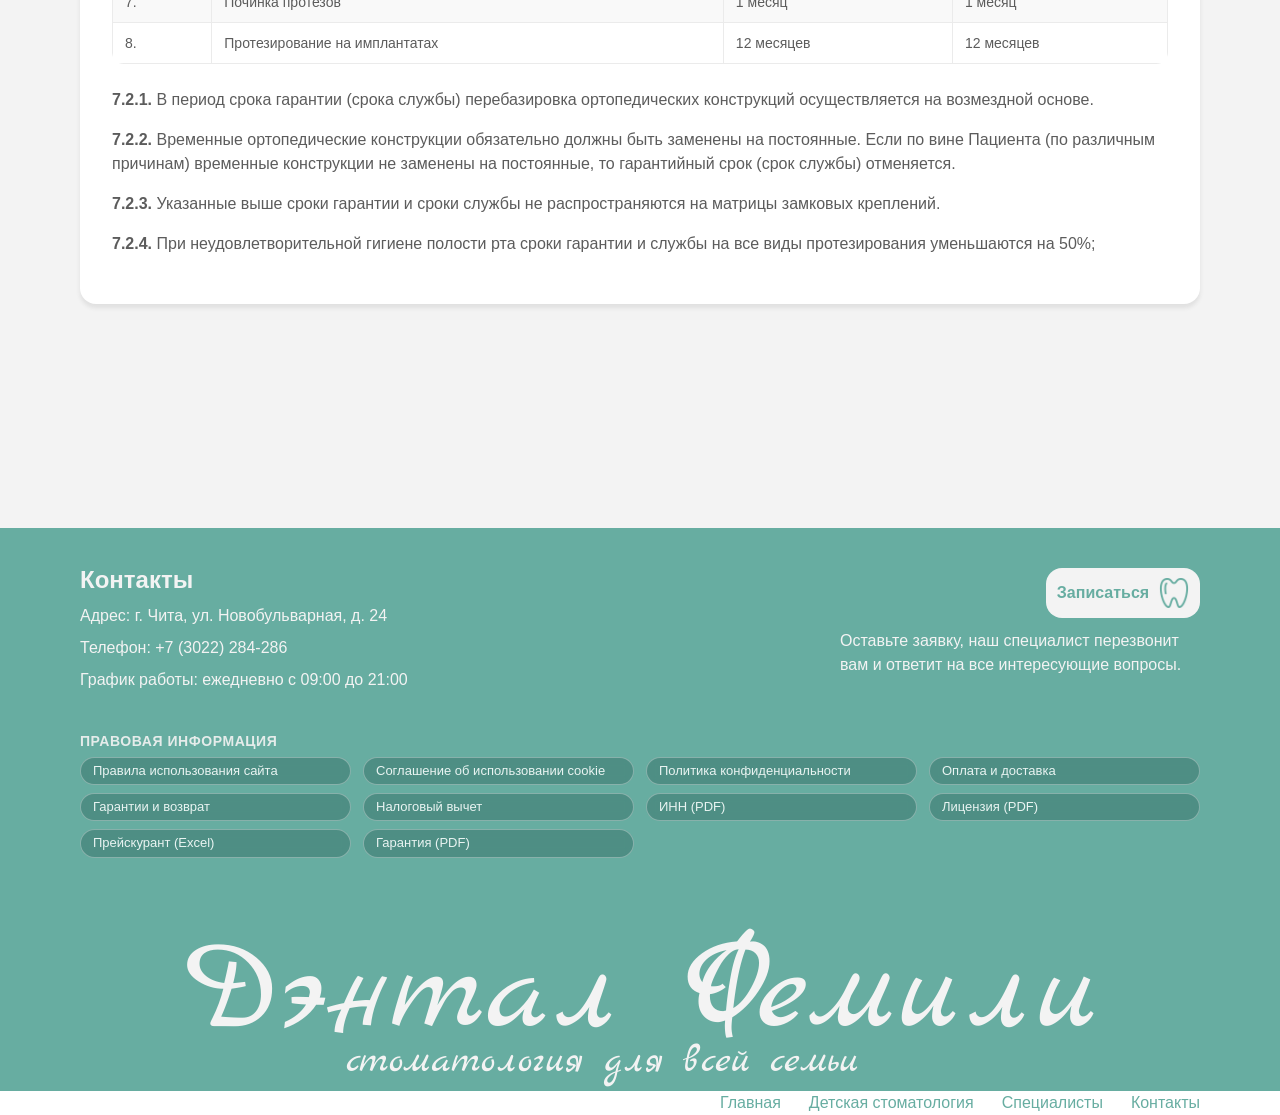
<file: public_html/garancy.html>
<!DOCTYPE html>
<html lang="ru">

<head>
    <meta charset="UTF-8">
    <meta name="viewport" content="width=device-width, initial-scale=1.0">
    <title>Гарантийные обязательства — Дентал Фэмили</title>
    <meta name="description" content="Гарантийные обязательства и обязательства по срокам службы ООО «Дентал Фэмили»">
    <link rel="preconnect" href="https://fonts.googleapis.com">
    <link rel="preconnect" href="https://fonts.gstatic.com" crossorigin>
    <link
        href="https://fonts.googleapis.com/css2?family=Marck+Script&family=Montserrat+Alternates:ital,wght@0,100;0,200;0,300;0,400;0,500;0,600;0,700;0,800;0,900;1,100;1,200;1,300;1,400;1,500;1,600;1,700;1,800;1,900&family=Montserrat:ital,wght@0,100..900;1,100..900&display=swap"
        rel="stylesheet">
    <link rel="stylesheet" href="style.css">
</head>

<body>
    <header class="header center">
        <a class="logo" href="index.html"><img class="logo__img" src="img/logo.svg" alt="Логотип"></a>
        <nav class="menu">
            <a class="menu-link" href="index.html">Главная</a>
            <a class="menu-link" href="service.html">Сервис</a>
            <a class="menu-link" href="pediatric_dentistry.html">Детская стоматология</a>
            <a class="menu-link" href="doctors.html">Специалисты</a>
            <a class="menu-link" href="contacts.html">Контакты</a>
            <a class="menu-link" href="#">Вакансии</a>
        </nav>
    </header>
    <header class="header header_mob header_mob-back-tax">
        <a class="logo" href="index.html"><img class="logo__img" src="img/logo.svg" alt="Логотип"></a>
        <img class="header__menu-mob" src="img/mobil/menu_mob.svg" alt="меню" onclick="menu()">
        <nav class="menu menu_mob">
            <a class="menu-link" href="index.html">Главная</a>
            <a class="menu-link" href="service.html">Сервис</a>
            <a class="menu-link" href="pediatric_dentistry.html">Детская стоматология</a>
            <a class="menu-link" href="doctors.html">Специалисты</a>
            <a class="menu-link" href="contacts.html">Контакты</a>
            <a class="menu-link" href="#">Вакансии</a>
        </nav>
    </header>
    <div class="warranty-policy center">
        <h1 class="warranty-policy__title">Гарантийные обязательства и обязательства по срокам службы</h1>
        
        <section class="warranty-policy__section">
            <h2 class="warranty-policy__section-title">1. ОБЩИЕ ПОЛОЖЕНИЯ</h2>
            <p class="warranty-policy__text"><strong>1.1.</strong> Настоящее Положение вместе с Договором на оказание платных стоматологических услуг, Приложениями к договору, другими договорами и локальными актами, регулирует гарантийные обязательства и обязательства по срокам службы ООО «Дентал Фэмили» (далее Клиника») перед Пациентом при оказании платных стоматологических услуг.</p>
            <p class="warranty-policy__text"><strong>1.2.</strong> Настоящее Положение разработано в соответствии с Гражданским кодексом РФ, законом «О защите прав потребителей», «Правилами предоставления медицинскими организациями платных медицинских услуг», утвержденными Постановлением Правительства РФ от 11.05.2023г. № 736, Федеральным законом N 323-ФЗ "Об основах охраны здоровья граждан в Российской Федерации".</p>
        </section>

        <section class="warranty-policy__section">
            <h2 class="warranty-policy__section-title">2. ОПРЕДЕЛЕНИЕ ПОНЯТИЙ</h2>
            <p class="warranty-policy__text"><strong>2.1.</strong> Гарантийный срок – это период, в течение которого в случае обнаружения недостатка в оказанных услугах, пациент вправе по своему выбору потребовать:</p>
            <ul class="warranty-policy__list">
                <li class="warranty-policy__list-item">безвозмездного устранения недостатков оказанной услуги;</li>
                <li class="warranty-policy__list-item">соответствующего уменьшения стоимости оказанной услуги;</li>
                <li class="warranty-policy__list-item">повторного оказания услуги.</li>
            </ul>
            <p class="warranty-policy__text"><strong>2.2.</strong> Срок службы – это период, в течение которого в случае обнаружения существенных недостатков оказанных услугах, пациент вправе по своему выбору потребовать:</p>
            <ul class="warranty-policy__list">
                <li class="warranty-policy__list-item">безвозмездного устранения недостатков оказанной услуги;</li>
                <li class="warranty-policy__list-item">соответствующего уменьшения стоимости оказанной услуги;</li>
                <li class="warranty-policy__list-item">повторного оказания услуги;</li>
                <li class="warranty-policy__list-item">возврата оплаченных за услуги денежных средств.</li>
            </ul>
            <p class="warranty-policy__text"><strong>2.3.</strong> Недостаток – это несоответствие оказанной стоматологической услуги обязательным медицинским требованиям и технологиям, возможность возникновения которого не была заранее оговорена с Пациентом в Информированном добровольном согласии (Приложение №1 к договору на оказание платных стоматологических услуг).</p>
            <p class="warranty-policy__text"><strong>2.4.</strong> Существенный недостаток - неустранимый недостаток или недостаток, который не может быть устранен без несоразмерных расходов или затрат времени, или выявляется неоднократно, или проявляется вновь после его устранения, или другие подобные недостатки.</p>
            <p class="warranty-policy__text"><strong>2.5.</strong> Безопасность услуги – безопасность услуги для жизни и здоровья потребителя при обычных условиях ее использования, а также безопасность процесса оказания услуги.</p>
            <p class="warranty-policy__text"><strong>2.6.</strong> Не являются недостатками услуг, в т.ч. существенными недостатками, явления, возникшие в результате оказания медицинской услуги и присущие данной услуге, а также осложнения, побочные эффекты медицинского вмешательства, дискомфортные состояния, ограничения режима, эстетические недостатки, возникшие вследствие биологических особенностей организма, вероятность которых используемые знания и технологии не могут полностью исключить, при условии, что медицинские услуги были оказаны с соблюдением всех необходимых требований и стандартов их оказания.</p>
        </section>

        <section class="warranty-policy__section">
            <h2 class="warranty-policy__section-title">ПРАВА И ОБЯЗАННОСТИ КЛИНИКИ И ПАЦИЕНТА</h2>
            <p class="warranty-policy__text"><strong>2.7.</strong> В случае выявления любых недостатков к оказанным медицинским услугам пациент должен обратиться в регистратуру Клиники, изложить суть замечаний и записаться на бесплатный прием к лечащему врачу.</p>
            <p class="warranty-policy__text"><strong>2.8.</strong> Устранение недостатков в течение гарантийного срока производится бесплатно для пациента.</p>
            <p class="warranty-policy__text"><strong>2.9.</strong> Устранение существенных недостатков в течение срока службы производится бесплатно для пациента.</p>
        </section>

        <section class="warranty-policy__section">
            <h2 class="warranty-policy__section-title">3. ГАРАНТИЙНЫЕ СРОКИ И СРОКИ СЛУЖБЫ</h2>
            <p class="warranty-policy__text"><strong>3.1.</strong> На различные виды стоматологических услуг гарантийный срок и срок службы устанавливаются в соответствии с рекомендованными в стоматологии сроками и указываются в разделе 8 настоящего Положения.</p>
            <p class="warranty-policy__text"><strong>3.2.</strong> На стоматологические услуги, не указанные в разделе 8 настоящего Положения, устанавливается гарантийный срок в размере одной недели в связи с тем, что эти медицинские услуги (лечебные манипуляции) связаны с большой степенью риска возникновения осложнений после проведенного лечения и проводятся только по настоятельной просьбе пациента вопреки рекомендациям лечащего врача. Поэтому возникающие в результате лечения этих заболеваний недостатки, после истечения гарантийного срока устраняются на возмездной основе.</p>
            <p class="warranty-policy__text"><strong>3.3.</strong> На стоматологические услуги, не указанные в разделе 8 настоящего Положения, устанавливается срок службы в размере двух недель, в связи с тем, что эти медицинские услуги (лечебные манипуляции) связаны с большой степенью риска возникновения осложнений после проведенного лечения и проводятся только по настоятельной просьбе пациента вопреки рекомендациям лечащего врача. Поэтому возникающие в результате лечения этих заболеваний недостатки, после истечения срока службы устраняются на возмездной основе.</p>
            <p class="warranty-policy__text"><strong>3.4.</strong> Гарантийные сроки на ортопедические услуги устанавливаются в размере одной недели в следующих случаях:</p>
            <p class="warranty-policy__text"><strong>3.4.1.</strong> на установку временных ортопедических конструкций;</p>
            <p class="warranty-policy__text"><strong>3.4.2.</strong> при желании Пациента выполнить работу по определенной им схеме и (или) при наличие медицинских противопоказаний к выполнению определенных видов протезирования.</p>
            <p class="warranty-policy__text"><strong>3.5.</strong> Сроки службы на ортопедические услуги устанавливаются в размере двух недель в следующих случаях:</p>
            <p class="warranty-policy__text"><strong>3.5.1.</strong> на установку временных ортопедических конструкций;</p>
            <p class="warranty-policy__text"><strong>3.5.2.</strong> при желании Пациента выполнить работу по определенной им схеме и (или) при наличие медицинских противопоказаний к выполнению определенных видов протезирования.</p>
            <p class="warranty-policy__text"><strong>3.6.</strong> В случаях, когда особенности организма пациента, в т.ч. состояния его ротовой полости, не позволяют быть уверенным в прогнозе, может быть установлен сокращенный гарантийный срок на стоматологические услуги, который отражается в Гарантийном паспорте или Информированном добровольном согласии на медицинскую услугу, в том числе:</p>
            <p class="warranty-policy__text"><strong>3.6.1.</strong> при наличии подвижности зубов;</p>
            <p class="warranty-policy__text"><strong>3.6.2.</strong> при наличии сопутствующего заболевания: пародонтит, пародонтоз. Обязательным условием предоставления гарантии в этом случае является проведение курса профессиональной гигиены 2-4 раза в год. Гарантийный срок устанавливает врач в зависимости от степени тяжести заболевания десен.</p>
            <p class="warranty-policy__text"><strong>3.7.</strong> В случаях, когда особенности организма пациента, в т.ч. состояния его ротовой полости, не позволяют быть уверенным в прогнозе, может быть установлен сокращенный срок службы на стоматологические услуги, который отражается в Гарантийном паспорте или Информированном добровольном согласии на медицинскую услугу, в том числе:</p>
            <p class="warranty-policy__text"><strong>3.7.1.</strong> при наличии подвижности зубов;</p>
            <p class="warranty-policy__text"><strong>3.7.2.</strong> при наличии сопутствующего заболевания: пародонтит, пародонтоз. Обязательным условием предоставления гарантии в этом случае является проведение курса профессиональной гигиены 2-4 раза в год. Срок службы устанавливает врач в зависимости от степени тяжести заболевания десен.</p>
            <p class="warranty-policy__text"><strong>3.7.3.</strong> Гарантийные сроки и сроки службы при лечении кариеса зубов устанавливаются только на нахождение пломбы в зубе, но не распространяется на остальные ткани зуба, иные и вновь возникающие заболевания зуба.</p>
        </section>

        <section class="warranty-policy__section">
            <h2 class="warranty-policy__section-title">4. ИСЧИСЛЕНИЕ СРОКА ГАРАНТИИ И СРОКА СЛУЖБЫ</h2>
            <p class="warranty-policy__text"><strong>4.1.</strong> Гарантийный срок (срок службы) исчисляется с момента оказания услуги, то есть с момента передачи результата услуги Пациенту и подписания Акта оказанных услуг.</p>
            <p class="warranty-policy__text"><strong>4.2.</strong> Срок гарантии (срок службы) не возобновляется при коррекции протезов в процессе использования.</p>
        </section>

        <section class="warranty-policy__section">
            <h2 class="warranty-policy__section-title">5. СНИЖЕНИЕ ГАРАНТИЙНОГО СРОКА (СРОКА СЛУЖБЫ)</h2>
            <p class="warranty-policy__text"><strong>5.1.</strong> Возможные причины возникновения недостатков услуг в период гарантийного срока (срока службы):</p>
            <p class="warranty-policy__text"><strong>5.1.1.</strong> влияние явных и вероятных общих заболеваний потребителя на течение стоматологических проблем (обменные нарушения и системные заболевания);</p>
            <p class="warranty-policy__text"><strong>5.1.2.</strong> снижение иммунологической реактивности организма потребителя (пациента), в том числе проявляющееся частыми инфекционными заболеваниями;</p>
            <p class="warranty-policy__text"><strong>5.1.3.</strong> прием гормональных, психотропных, наркотических, кислотосодержащих препаратов;</p>
            <p class="warranty-policy__text"><strong>5.1.4.</strong> невыполнение рекомендаций врача, направленных на укрепление эмали зубов, нормализацию состояния десен;</p>
            <p class="warranty-policy__text"><strong>5.1.5.</strong> самолечение стоматологических заболеваний (применение процедур и прием медикаментов, не назначенных врачом);</p>
            <p class="warranty-policy__text"><strong>5.1.6.</strong> нарушение правил пользования и ухода за зубными протезами</p>
            <p class="warranty-policy__text"><strong>5.2.</strong> При неудовлетворительной гигиене полости рта (гигиенический индекс «ГИ», определяемый врачом, ГИ больше 1,5) срок гарантии (срок службы) уменьшается на 50%;</p>
            <p class="warranty-policy__text"><strong>5.3.</strong> При показателе КПУ (кариозно-пораженные, пломбированные, удаленные зубы) = 13-18 срок гарантии (срок службы) снижается на 30%;</p>
            <p class="warranty-policy__text"><strong>5.4.</strong> При КПУ более 18 сроки гарантии и сроки службы снижаются на 50%.</p>
        </section>

        <section class="warranty-policy__section">
            <h2 class="warranty-policy__section-title">6. ОТМЕНА ГАРАНТИЙНОГО СРОКА (СРОКА СЛУЖБЫ)</h2>
            <p class="warranty-policy__text"><strong>6.1.</strong> Гарантии и срок службы не распространяются на следующие случаи:</p>
            <p class="warranty-policy__text"><strong>6.1.1.</strong> Пациент в процессе лечения, или в течении срока гарантии (срока службы) обратился за стоматологической помощью в любое другое медучреждение. Исключение составляют те случаи, когда Пациент вынужден был срочно обратиться за помощью, находясь в другом городе;</p>
            <p class="warranty-policy__text"><strong>6.1.2.</strong> Возникновение осложнений при оказании стоматологических услуг, на участках и (или) частях полости рта, ранее подвергавшихся лечению в другом лечебном учреждении.</p>
            <p class="warranty-policy__text"><strong>6.1.3.</strong> Возникновение аллергии или непереносимости препаратов и стоматологических материалов, разрешенных к применению, если наличие аллергии и непереносимости препаратов не отражено Пациентом в Анкете (раздел медицинской карты).</p>
            <p class="warranty-policy__text"><strong>6.1.4.</strong> Если Пациент не предоставил достоверную информацию об общем состоянии здоровья, которая повлияла на избрание Плана лечения.</p>
            <p class="warranty-policy__text"><strong>6.1.5.</strong> Пациент в процессе лечения, или в течении срока гарантии (срока службы), установленного настоящим Положением самостоятельно или с помощью третьих лиц пытался устранить выявленные недостатки;</p>
            <p class="warranty-policy__text"><strong>6.1.6.</strong> Пациент по неуважительным причинам, не предупредив лечащего врача, пропустил сроки очередной явки на приём к врачу;</p>
            <p class="warranty-policy__text"><strong>6.1.7.</strong> Пациент настаивает на нежелательном, с точки зрения врача, методе лечения, конструкции протеза или применения материала (медикамента).</p>
            <p class="warranty-policy__text"><strong>6.1.8.</strong> Пациент частично или полностью отказывается от необходимого дополнительного комплекса обследований и(или) лечения.</p>
            <p class="warranty-policy__text"><strong>6.1.9.</strong> Прекращение (не завершения) лечения по инициативе или вине Пациента, в том числе и по причине нарушения условий лечения и (или) условий оплаты договора на оказание платных медицинских услуг.</p>
            <p class="warranty-policy__text"><strong>6.1.10.</strong> Пациент не соблюдает рекомендации лечащего врача по проведению необходимых мероприятий по уходу за состоянием полости рта (периодичность профилактических осмотров, ненадлежащее проведение гигиенических мероприятий полости рта, уход за протезами, постоянное наблюдение за имплантатами и т. д.);</p>
            <p class="warranty-policy__text"><strong>6.1.11.</strong> Пациент несвоевременное сообщил информацию о:</p>
            <p class="warranty-policy__text"><strong>6.1.11.1.</strong> возникших нарушениях и отклонениях в состоянии здоровья,</p>
            <p class="warranty-policy__text"><strong>6.1.11.2.</strong> поломке и/или повреждения стоматологической аппаратуры, протезов, коронок, виниров.</p>
            <p class="warranty-policy__text"><strong>6.1.12.</strong> Если после лечения в период действия гарантий у Пациента возникнут (проявятся) заболевания или физиологические состояния, которые способны негативно повлиять на достигнутые результаты (возникновение сопутствующих заболеваний или воздействие вредных факторов окружающей среды, в т.ч. длительный прием лекарственных препаратов при лечении других заболеваний, рецидивов периодонтитов, повышения или снижения чувствительности слизистой оболочки полости рта, зубов, убыль костной ткани и другие проблемы и(или) осложнения возникшие в следствии биологических особенностей организма);</p>
            <p class="warranty-policy__text"><strong>6.2.</strong> В случае несоблюдения Пациентом указанных в настоящем разделе требований, Пациент лишается права гарантийных обязательств (обязательств по срокам службы) по оказанным услугам.</p>
        </section>

        <section class="warranty-policy__section">
            <h2 class="warranty-policy__section-title">7. ГАРАНТИЙНЫЕ СРОКИ И СРОКИ СЛУЖБЫ НА ОПРЕДЕЛЕННЫЕ ВИДЫ МЕДИЦИНСКИХ УСЛУГ</h2>
            
            <h3 class="warranty-policy__subsection-title">7.1. Гарантийные сроки (сроки службы) на стоматологические услуги по терапевтической стоматологии</h3>
            
            <div class="warranty-policy__table-wrapper">
                <table class="warranty-policy__table">
                    <thead>
                        <tr>
                            <th>№№</th>
                            <th>Наименование</th>
                            <th>Срок гарантии</th>
                            <th>Срок службы</th>
                        </tr>
                    </thead>
                    <tbody>
                        <tr>
                            <td>1.</td>
                            <td>Пломба из цемента стеклоиономерного (Vitrimer)</td>
                            <td></td>
                            <td></td>
                        </tr>
                        <tr>
                            <td>1.1.</td>
                            <td>1 класс по Блэку</td>
                            <td>12 месяцев</td>
                            <td>12 месяцев</td>
                        </tr>
                        <tr>
                            <td>1.2.</td>
                            <td>II класс по Блэку</td>
                            <td>9 месяцев</td>
                            <td>9 месяцев</td>
                        </tr>
                        <tr>
                            <td>1.3.</td>
                            <td>III, IV класс по Блэку</td>
                            <td>нет</td>
                            <td>нет</td>
                        </tr>
                        <tr>
                            <td>1.4.</td>
                            <td>Y класс по Блэку</td>
                            <td>9 месяцев</td>
                            <td>9 месяцев</td>
                        </tr>
                        <tr>
                            <td>2.</td>
                            <td>Пломба из композита светового отверждения</td>
                            <td>12 месяцев</td>
                            <td>12 месяцев</td>
                        </tr>
                        <tr>
                            <td>3.</td>
                            <td>Виниры</td>
                            <td>8 месяцев</td>
                            <td>8 месяцев</td>
                        </tr>
                        <tr>
                            <td>4.</td>
                            <td>Вкладки</td>
                            <td>12 месяцев</td>
                            <td>12 месяцев</td>
                        </tr>
                    </tbody>
                </table>
            </div>

            <p class="warranty-policy__text"><strong>7.1.1.</strong> Данные сроки рекомендованы для пациентов с единичным кариесом и множественным стабилизированным или при медленно текущем процессе.<br>При КПУ зубов 13-18 – сроки снижаются на 30%.<br>При КПУ>18 – сроки снижаются на 50%.</p>
            <p class="warranty-policy__text"><strong>7.1.2.</strong> При неудовлетворительной гигиене полости рта – сроки уменьшаются на 70%.</p>

            <h3 class="warranty-policy__subsection-title">7.2. Гарантийные сроки (сроки службы) на стоматологические услуги по ортопедической стоматологии</h3>
            
            <div class="warranty-policy__table-wrapper">
                <table class="warranty-policy__table">
                    <thead>
                        <tr>
                            <th>№№</th>
                            <th>Наименование</th>
                            <th>Срок гарантии</th>
                            <th>Срок службы</th>
                        </tr>
                    </thead>
                    <tbody>
                        <tr>
                            <td>1.</td>
                            <td>Пластмассовые протезы</td>
                            <td></td>
                            <td></td>
                        </tr>
                        <tr>
                            <td>1.1.</td>
                            <td>Частичные съёмные пластиночные протезы</td>
                            <td>12 месяцев</td>
                            <td>12 месяцев</td>
                        </tr>
                        <tr>
                            <td>1.2.</td>
                            <td>Полные съёмные пластиночные протезы</td>
                            <td>12 месяцев</td>
                            <td>12 месяцев</td>
                        </tr>
                        <tr>
                            <td>2.</td>
                            <td>Нейлоновые протезы</td>
                            <td></td>
                            <td></td>
                        </tr>
                        <tr>
                            <td>2.1.</td>
                            <td>Частичные съёмные нейлоновые протезы</td>
                            <td>18 месяцев</td>
                            <td>18 месяцев</td>
                        </tr>
                        <tr>
                            <td>2.2.</td>
                            <td>Полные съёмные нейлоновые протезы</td>
                            <td>18 месяцев</td>
                            <td>18 месяцев</td>
                        </tr>
                        <tr>
                            <td>3.</td>
                            <td>Мостовидные протезы</td>
                            <td></td>
                            <td></td>
                        </tr>
                        <tr>
                            <td>3.1.</td>
                            <td>из металлокерамики, керамические</td>
                            <td>12 месяца</td>
                            <td>12 месяца</td>
                        </tr>
                        <tr>
                            <td>3.2.</td>
                            <td>из недрагоценного металла</td>
                            <td>12 месяцев</td>
                            <td>12 месяцев</td>
                        </tr>
                        <tr>
                            <td>4.</td>
                            <td>Бюгельное протезирование</td>
                            <td>12 месяца</td>
                            <td>12 месяца</td>
                        </tr>
                        <tr>
                            <td>5</td>
                            <td>Коронки:</td>
                            <td></td>
                            <td></td>
                        </tr>
                        <tr>
                            <td>5.1.</td>
                            <td>из пластмассы</td>
                            <td>6 месяцев</td>
                            <td>6 месяцев</td>
                        </tr>
                        <tr>
                            <td>5.2.</td>
                            <td>из металлокерамики, керамические</td>
                            <td>12 месяцев</td>
                            <td>12 месяцев</td>
                        </tr>
                        <tr>
                            <td>5.3.</td>
                            <td>из недрагоценного металла</td>
                            <td>12 месяцев</td>
                            <td>12 месяцев</td>
                        </tr>
                        <tr>
                            <td>6.</td>
                            <td>Напыление</td>
                            <td>6 месяцев</td>
                            <td>6 месяцев</td>
                        </tr>
                        <tr>
                            <td>7.</td>
                            <td>Починка протезов</td>
                            <td>1 месяц</td>
                            <td>1 месяц</td>
                        </tr>
                        <tr>
                            <td>8.</td>
                            <td>Протезирование на имплантатах</td>
                            <td>12 месяцев</td>
                            <td>12 месяцев</td>
                        </tr>
                    </tbody>
                </table>
            </div>

            <p class="warranty-policy__text"><strong>7.2.1.</strong> В период срока гарантии (срока службы) перебазировка ортопедических конструкций осуществляется на возмездной основе.</p>
            <p class="warranty-policy__text"><strong>7.2.2.</strong> Временные ортопедические конструкции обязательно должны быть заменены на постоянные. Если по вине Пациента (по различным причинам) временные конструкции не заменены на постоянные, то гарантийный срок (срок службы) отменяется.</p>
            <p class="warranty-policy__text"><strong>7.2.3.</strong> Указанные выше сроки гарантии и сроки службы не распространяются на матрицы замковых креплений.</p>
            <p class="warranty-policy__text"><strong>7.2.4.</strong> При неудовлетворительной гигиене полости рта сроки гарантии и службы на все виды протезирования уменьшаются на 50%;</p>
        </section>
    </div>
    
    <div class="padding"></div>
   <footer class="footer">
        <div class="footer__content center">
            <div class="footer__contacts-box">
                <div class="footer__contacts">
                    <h2 class="footer__title">Контакты</h2>
                    <div class="footer__address">
                        <p class="footer__text">Адрес: г. Чита, ул. Новобульварная, д. 24</p>
                        <p class="footer__text">Телефон: +7 (3022) 284-286</p>
                        <p class="footer__text">График работы: ежедневно с 09:00 до 21:00</p>
                    </div>
                </div>
                <div class="footer__sign-up">
                    <button class="footer__button" onclick="document.location='#sign_up'">Записаться<img
                            src="img/button-footer.svg" alt="Кнопка записаться"></button>
                    <p class="footer__text">Оставьте заявку, наш специалист перезвонит вам и ответит на все интересующие
                        вопросы.</p>
                </div>
               
            </div>
            <div class="footer__rules-box">
                <p class="footer__rules-title">Правовая информация</p>
                <div class="footer__rules-list">
                    <div class="footer__rules-column">
                        <a class="footer__rules" href="rules.html">Правила использования сайта</a>
                        <a class="footer__rules" href="agreement.html">Соглашение об использовании cookie</a>
                        <a class="footer__rules" href="politic.html">Политика конфиденциальности</a>
                        <a class="footer__rules" href="payment.html">Оплата и доставка</a>
                        <a class="footer__rules" href="garancy.html">Гарантии и возврат</a>
                    </div>
                    <div class="footer__rules-column">
                        <a class="footer__rules" href="tax_deduction.html">Налоговый вычет</a>
                        <a class="footer__rules" href="ИНН.pdf" download>ИНН (PDF)</a>
                        <a class="footer__rules" href="Л041-01124-75_00362555.pdf" download>Лицензия (PDF)</a>
                        <a class="footer__rules" href="Прейскурант.xlsx" download>Прейскурант (Excel)</a>
                        <a class="footer__rules" href="гарантия.pdf" download>Гарантия (PDF)</a>
                    </div>
                </div>
            </div>
            <div class="footer__name-clinic">
                <p class="footer__name-big">Дэнтал Фемили</p>
                <p class="footer__name-small">стоматология для всей семьи</p>
            </div>
        </div>
        <nav class="footer__nav center">
            <a class="footer__link" href="index.html">Главная</a>
            <a class="footer__link" href="pediatric_dentistry.html">Детская стоматология</a>
            <a class="footer__link" href="doctors.html">Специалисты</a>
            <a class="footer__link" href="contacts.html">Контакты</a>
        </nav>
    </footer>
    <script src="script.js"></script>
</body>

</html>
</file>
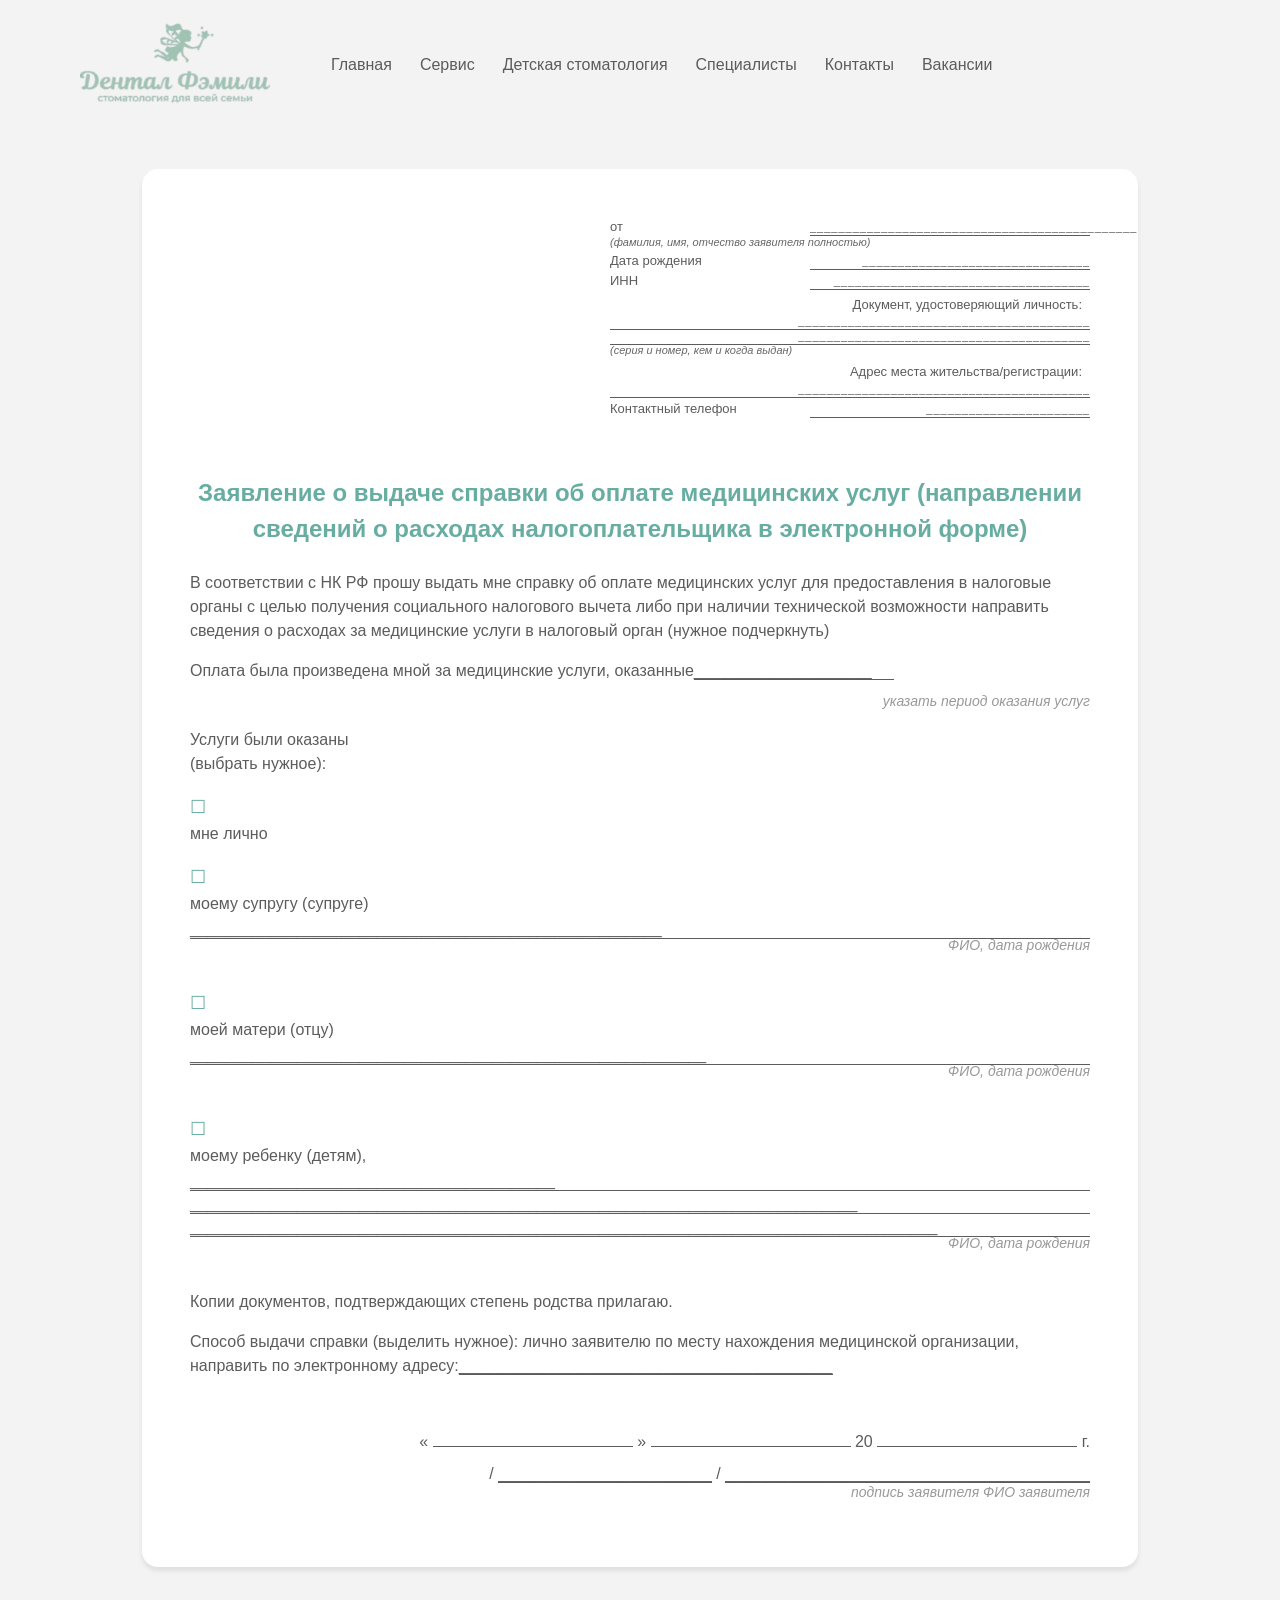
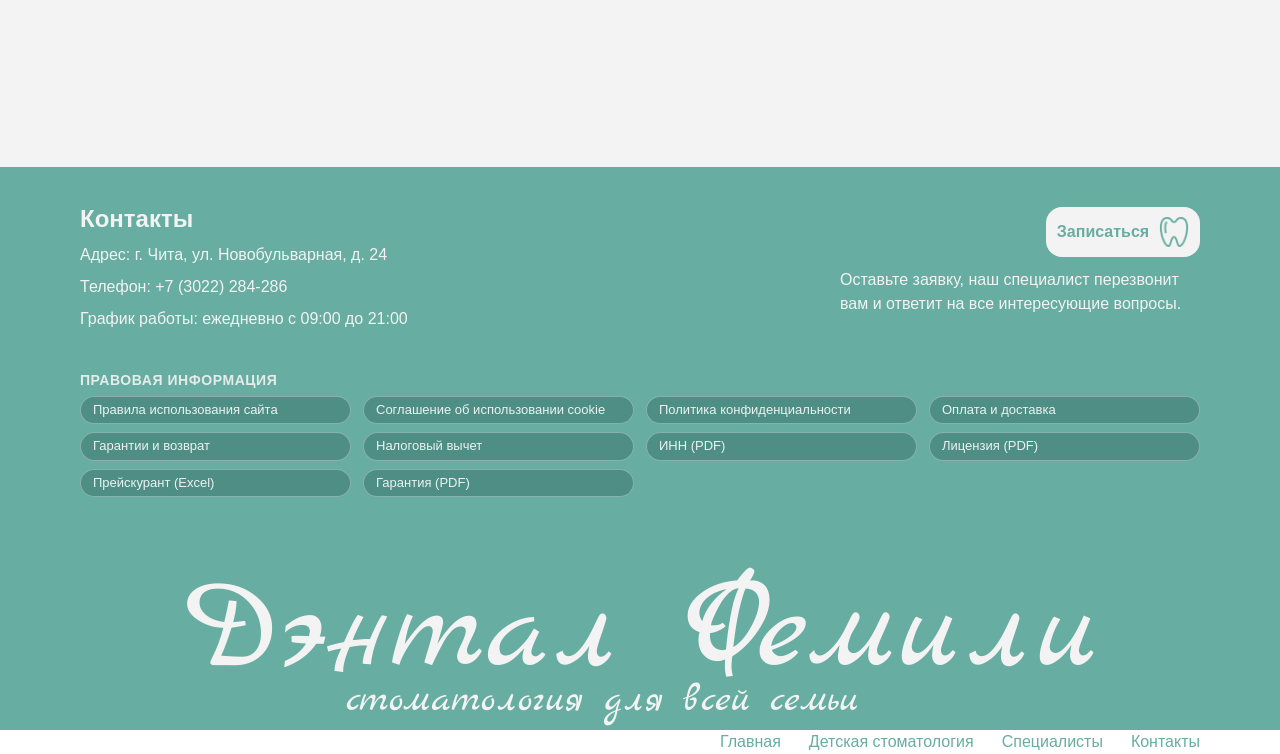
<file: public_html/payment.html>
<!DOCTYPE html>
<html lang="ru">

<head>
    <meta charset="UTF-8">
    <meta name="viewport" content="width=device-width, initial-scale=1.0">
    <title>Заявление на получение справки — Дентал Фэмили</title>
    <meta name="description" content="Заявление о выдаче справки об оплате медицинских услуг в стоматологии Дентал Фэмили">
    <link rel="preconnect" href="https://fonts.googleapis.com">
    <link rel="preconnect" href="https://fonts.gstatic.com" crossorigin>
    <link
        href="https://fonts.googleapis.com/css2?family=Marck+Script&family=Montserrat+Alternates:ital,wght@0,100;0,200;0,300;0,400;0,500;0,600;0,700;0,800;0,900;1,100;1,200;1,300;1,400;1,500;1,600;1,700;1,800;1,900&family=Montserrat:ital,wght@0,100..900;1,100..900&display=swap"
        rel="stylesheet">
    <link rel="stylesheet" href="style.css">
</head>

<body>
    <header class="header center">
        <a class="logo" href="index.html"><img class="logo__img" src="img/logo.svg" alt="Логотип"></a>
        <nav class="menu">
            <a class="menu-link" href="index.html">Главная</a>
            <a class="menu-link" href="service.html">Сервис</a>
            <a class="menu-link" href="pediatric_dentistry.html">Детская стоматология</a>
            <a class="menu-link" href="doctors.html">Специалисты</a>
            <a class="menu-link" href="contacts.html">Контакты</a>
            <a class="menu-link" href="#">Вакансии</a>
        </nav>
    </header>
    <header class="header header_mob header_mob-back-tax">
        <a class="logo" href="index.html"><img class="logo__img" src="img/logo.svg" alt="Логотип"></a>
        <img class="header__menu-mob" src="img/mobil/menu_mob.svg" alt="меню" onclick="menu()">
        <nav class="menu menu_mob">
            <a class="menu-link" href="index.html">Главная</a>
            <a class="menu-link" href="service.html">Сервис</a>
            <a class="menu-link" href="pediatric_dentistry.html">Детская стоматология</a>
            <a class="menu-link" href="doctors.html">Специалисты</a>
            <a class="menu-link" href="contacts.html">Контакты</a>
            <a class="menu-link" href="#">Вакансии</a>
        </nav>
    </header>
    <div class="payment-application center">
        <div class="payment-application__document">
            <div class="payment-application__personal-info">
                <div class="payment-application__field-group">
                    <div class="payment-application__field">
                        <span class="payment-application__label">от</span>
                        <span class="payment-application__underline">______________________________________________</span>
                    </div>
                    <p class="payment-application__note">(фамилия, имя, отчество заявителя полностью)</p>
                </div>

                <div class="payment-application__field-group">
                    <div class="payment-application__field">
                        <span class="payment-application__label">Дата рождения</span>
                        <span class="payment-application__underline">________________________________</span>
                    </div>
                </div>

                <div class="payment-application__field-group">
                    <div class="payment-application__field">
                        <span class="payment-application__label">ИНН</span>
                        <span class="payment-application__underline">____________________________________</span>
                    </div>
                </div>

                <div class="payment-application__field-group">
                    <p class="payment-application__label">Документ, удостоверяющий личность:</p>
                    <div class="payment-application__field">
                        <span class="payment-application__underline">_________________________________________</span>
                    </div>
                    <div class="payment-application__field">
                        <span class="payment-application__underline">_________________________________________</span>
                    </div>
                    <p class="payment-application__note">(серия и номер, кем и когда выдан)</p>
                </div>

                <div class="payment-application__field-group">
                    <p class="payment-application__label">Адрес места жительства/регистрации:</p>
                    <div class="payment-application__field">
                        <span class="payment-application__underline">_________________________________________</span>
                    </div>
                </div>

                <div class="payment-application__field-group">
                    <div class="payment-application__field">
                        <span class="payment-application__label">Контактный телефон</span>
                        <span class="payment-application__underline">_______________________</span>
                    </div>
                </div>
            </div>
            <div style="clear: both;"></div>

            <h1 class="payment-application__title">Заявление о выдаче справки об оплате медицинских услуг (направлении сведений о расходах налогоплательщика в электронной форме)</h1>

            <p class="payment-application__text">В соответствии с НК РФ прошу выдать мне справку об оплате медицинских услуг для предоставления в налоговые органы с целью получения социального налогового вычета либо при наличии технической возможности направить сведения о расходах за медицинские услуги в налоговый орган (нужное подчеркнуть)</p>

            <p class="payment-application__text">Оплата была произведена мной за медицинские услуги, оказанные<span class="payment-application__underline">____________________</span></p>
            <p class="payment-application__note payment-application__note-right">указать период оказания услуг</p>

            <p class="payment-application__text">Услуги были оказаны<br>(выбрать нужное):</p>

            <div class="payment-application__options">
                <div class="payment-application__option">
                    <span class="payment-application__checkbox">☐</span>
                    <span class="payment-application__option-text">мне лично</span>
                </div>

                <div class="payment-application__option">
                    <span class="payment-application__checkbox">☐</span>
                    <span class="payment-application__option-text">моему супругу (супруге)</span>
                    <span class="payment-application__underline">_____________________________________________________</span>
                    <p class="payment-application__note payment-application__note-right">ФИО, дата рождения</p>
                </div>

                <div class="payment-application__option">
                    <span class="payment-application__checkbox">☐</span>
                    <span class="payment-application__option-text">моей матери (отцу)</span>
                    <span class="payment-application__underline">__________________________________________________________</span>
                    <p class="payment-application__note payment-application__note-right">ФИО, дата рождения</p>
                </div>

                <div class="payment-application__option">
                    <span class="payment-application__checkbox">☐</span>
                    <span class="payment-application__option-text">моему ребенку (детям),</span>
                    <span class="payment-application__underline">_________________________________________</span>
                    <span class="payment-application__underline">___________________________________________________________________________</span>
                    <span class="payment-application__underline">____________________________________________________________________________________</span>
                    <p class="payment-application__note payment-application__note-right">ФИО, дата рождения</p>
                </div>
            </div>

            <p class="payment-application__text">Копии документов, подтверждающих степень родства прилагаю.</p>

            <p class="payment-application__text">Способ выдачи справки (выделить нужное): лично заявителю по месту нахождения медицинской организации, направить по электронному адресу:<span class="payment-application__underline">__________________________________________</span></p>

            <div class="payment-application__signature">
                <div class="payment-application__date">
                    <span>«</span>
                    <span class="payment-application__underline">      </span>
                    <span>»</span>
                    <span class="payment-application__underline">                </span>
                    <span>20</span>
                    <span class="payment-application__underline">     </span>
                    <span>г.</span>
                </div>
                <div class="payment-application__signature-line">
                    <span>/</span>
                    <span class="payment-application__underline">________________________</span>
                    <span>/</span>
                    <span class="payment-application__underline">_________________________________________</span>
                </div>
                <p class="payment-application__note payment-application__note-right">подпись заявителя ФИО заявителя</p>
            </div>
        </div>
    </div>
    
    <div class="padding"></div>
   <footer class="footer">
        <div class="footer__content center">
            <div class="footer__contacts-box">
                <div class="footer__contacts">
                    <h2 class="footer__title">Контакты</h2>
                    <div class="footer__address">
                        <p class="footer__text">Адрес: г. Чита, ул. Новобульварная, д. 24</p>
                        <p class="footer__text">Телефон: +7 (3022) 284-286</p>
                        <p class="footer__text">График работы: ежедневно с 09:00 до 21:00</p>
                    </div>
                </div>
                <div class="footer__sign-up">
                    <button class="footer__button" onclick="document.location='#sign_up'">Записаться<img
                            src="img/button-footer.svg" alt="Кнопка записаться"></button>
                    <p class="footer__text">Оставьте заявку, наш специалист перезвонит вам и ответит на все интересующие
                        вопросы.</p>
                </div>
               
            </div>
            <div class="footer__rules-box">
                <p class="footer__rules-title">Правовая информация</p>
                <div class="footer__rules-list">
                    <div class="footer__rules-column">
                        <a class="footer__rules" href="rules.html">Правила использования сайта</a>
                        <a class="footer__rules" href="agreement.html">Соглашение об использовании cookie</a>
                        <a class="footer__rules" href="politic.html">Политика конфиденциальности</a>
                        <a class="footer__rules" href="payment.html">Оплата и доставка</a>
                        <a class="footer__rules" href="garancy.html">Гарантии и возврат</a>
                    </div>
                    <div class="footer__rules-column">
                        <a class="footer__rules" href="tax_deduction.html">Налоговый вычет</a>
                        <a class="footer__rules" href="ИНН.pdf" download>ИНН (PDF)</a>
                        <a class="footer__rules" href="Л041-01124-75_00362555.pdf" download>Лицензия (PDF)</a>
                        <a class="footer__rules" href="Прейскурант.xlsx" download>Прейскурант (Excel)</a>
                        <a class="footer__rules" href="гарантия.pdf" download>Гарантия (PDF)</a>
                    </div>
                </div>
            </div>
            <div class="footer__name-clinic">
                <p class="footer__name-big">Дэнтал Фемили</p>
                <p class="footer__name-small">стоматология для всей семьи</p>
            </div>
        </div>
        <nav class="footer__nav center">
            <a class="footer__link" href="index.html">Главная</a>
            <a class="footer__link" href="pediatric_dentistry.html">Детская стоматология</a>
            <a class="footer__link" href="doctors.html">Специалисты</a>
            <a class="footer__link" href="contacts.html">Контакты</a>
        </nav>
    </footer>
    <script src="script.js"></script>
</body>

</html>
</file>
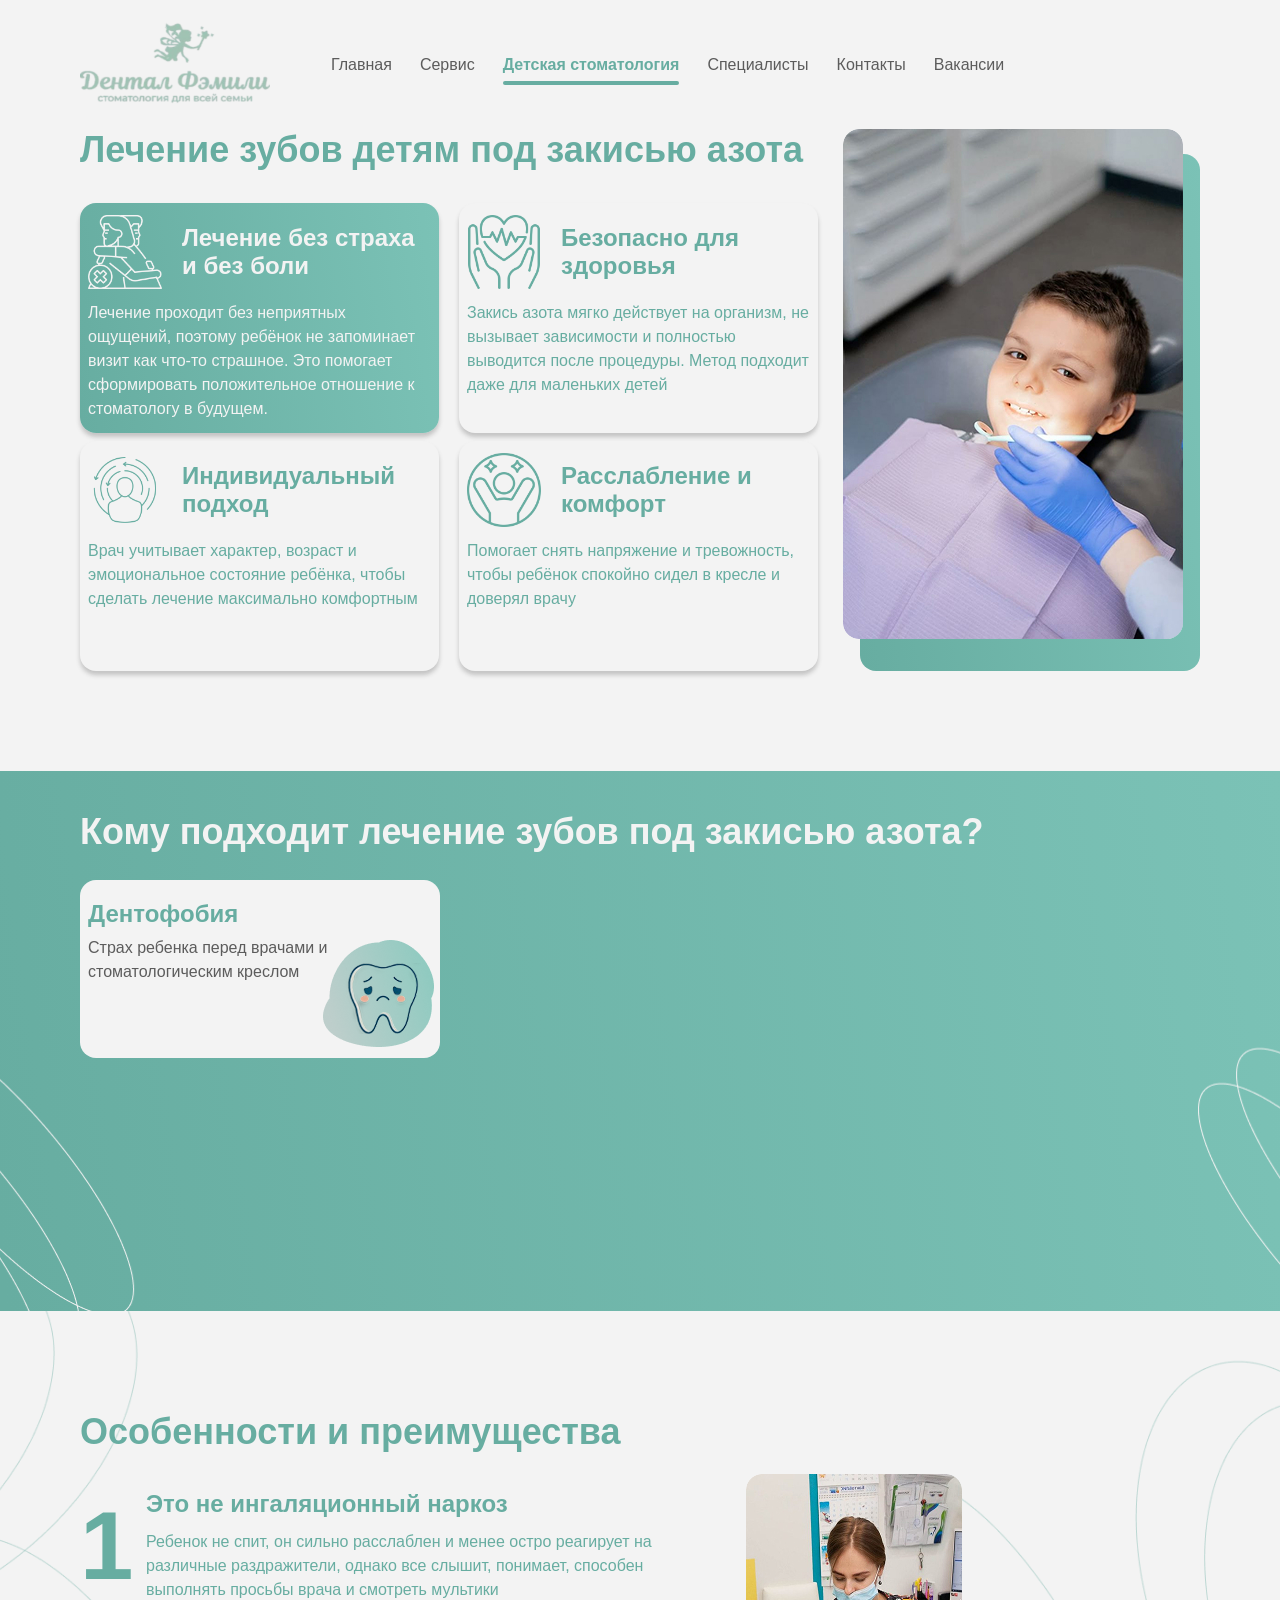
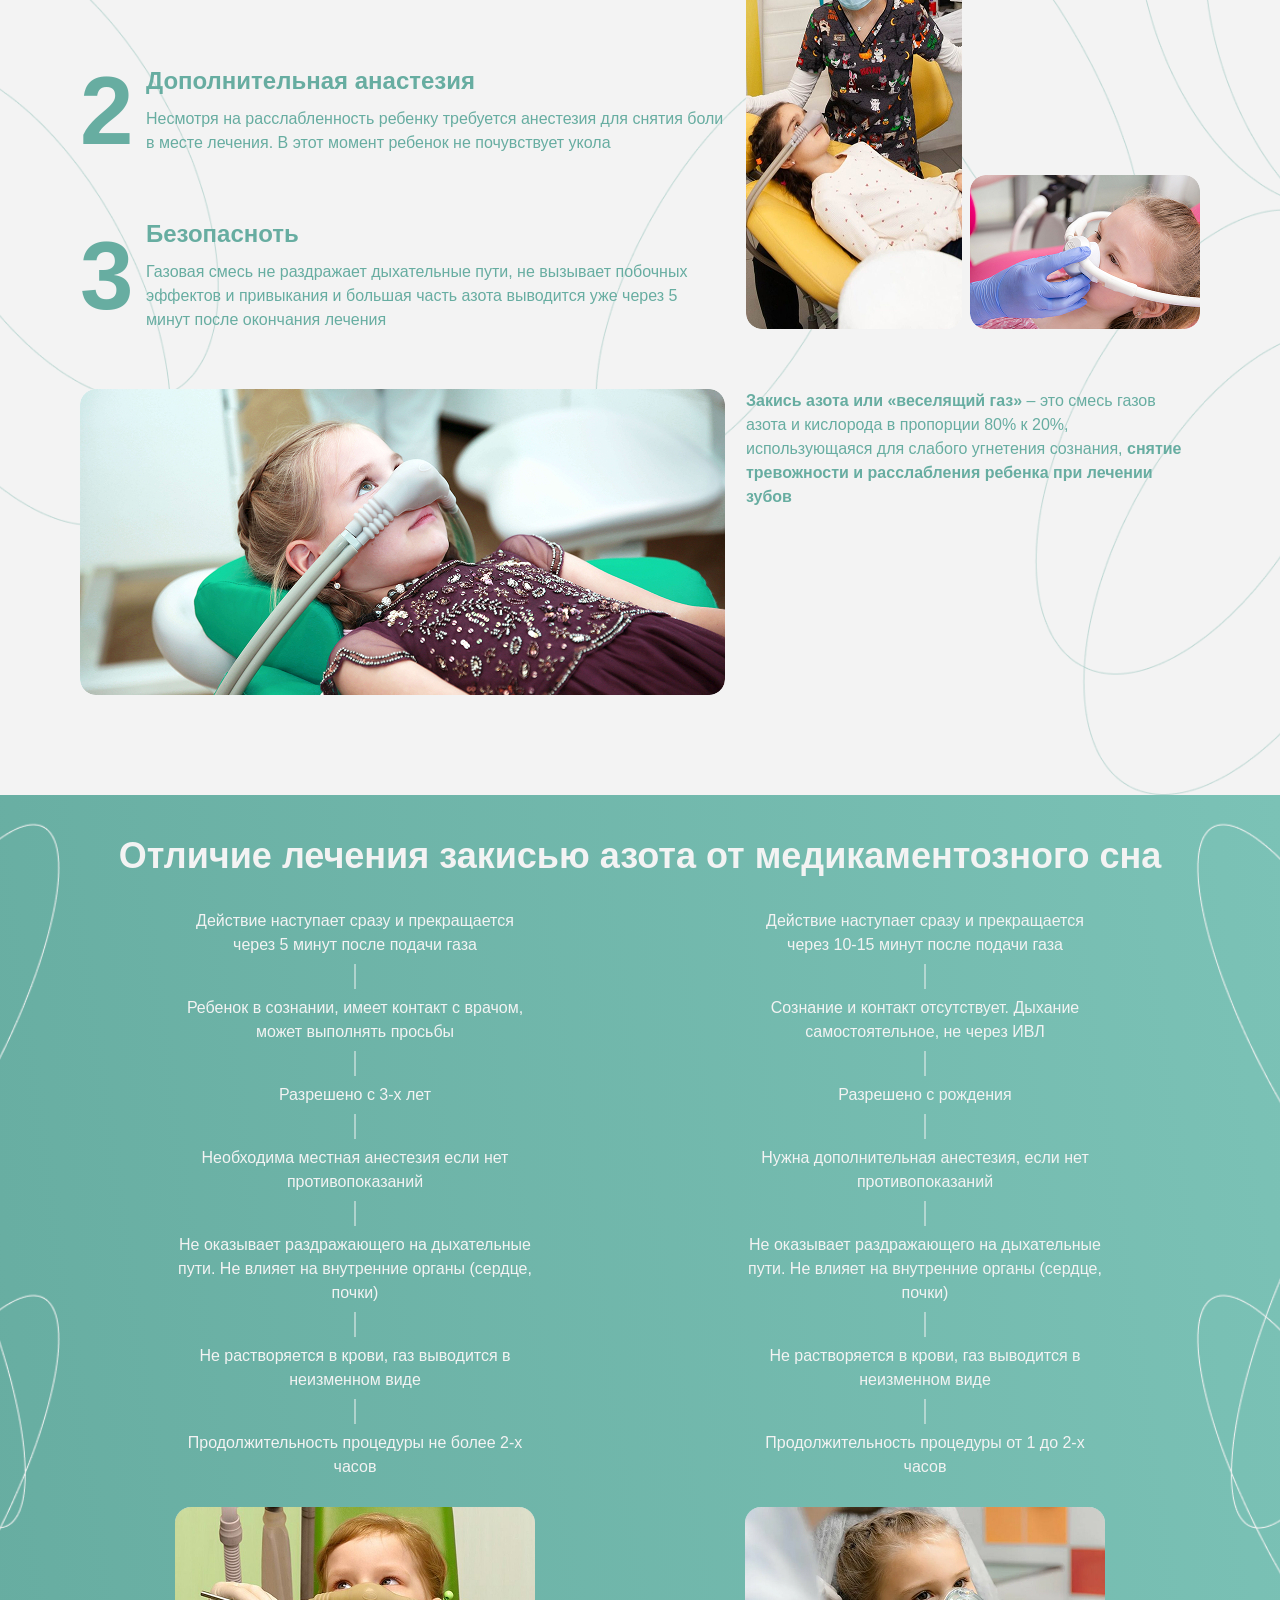
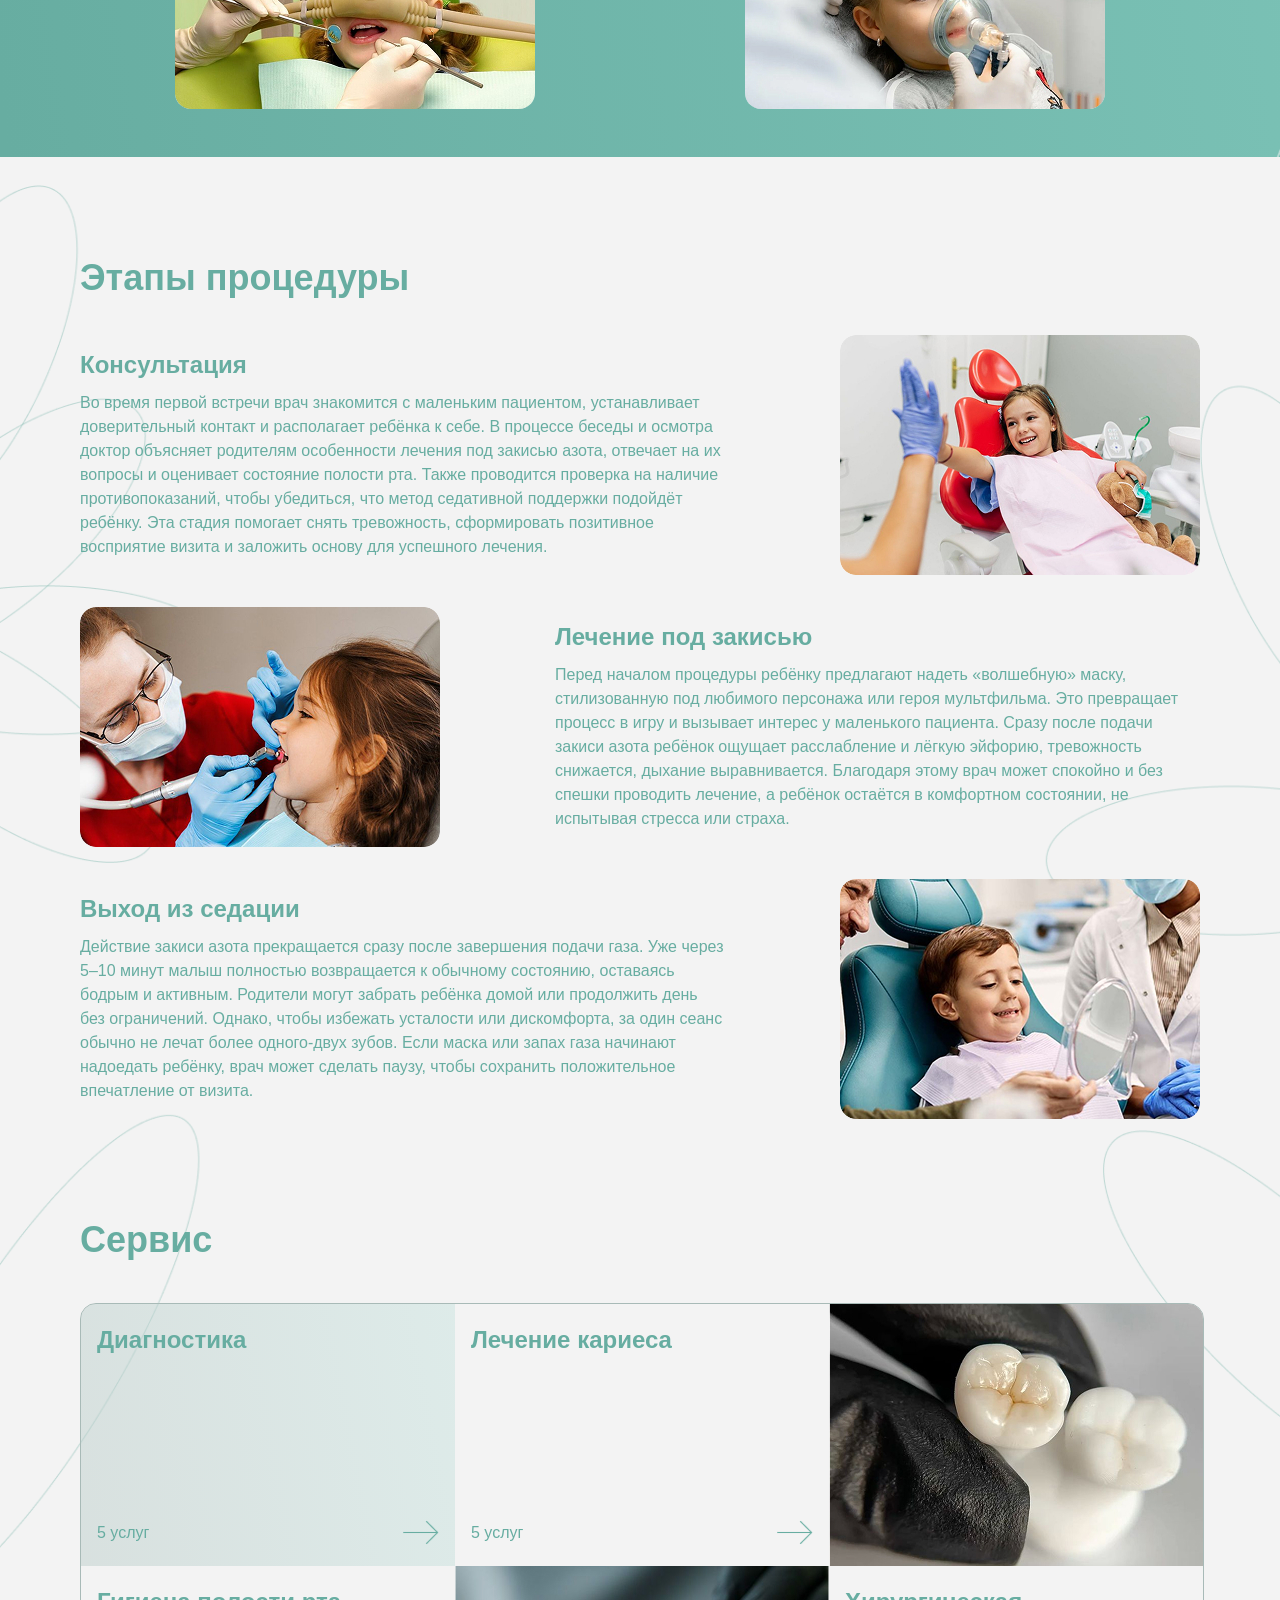
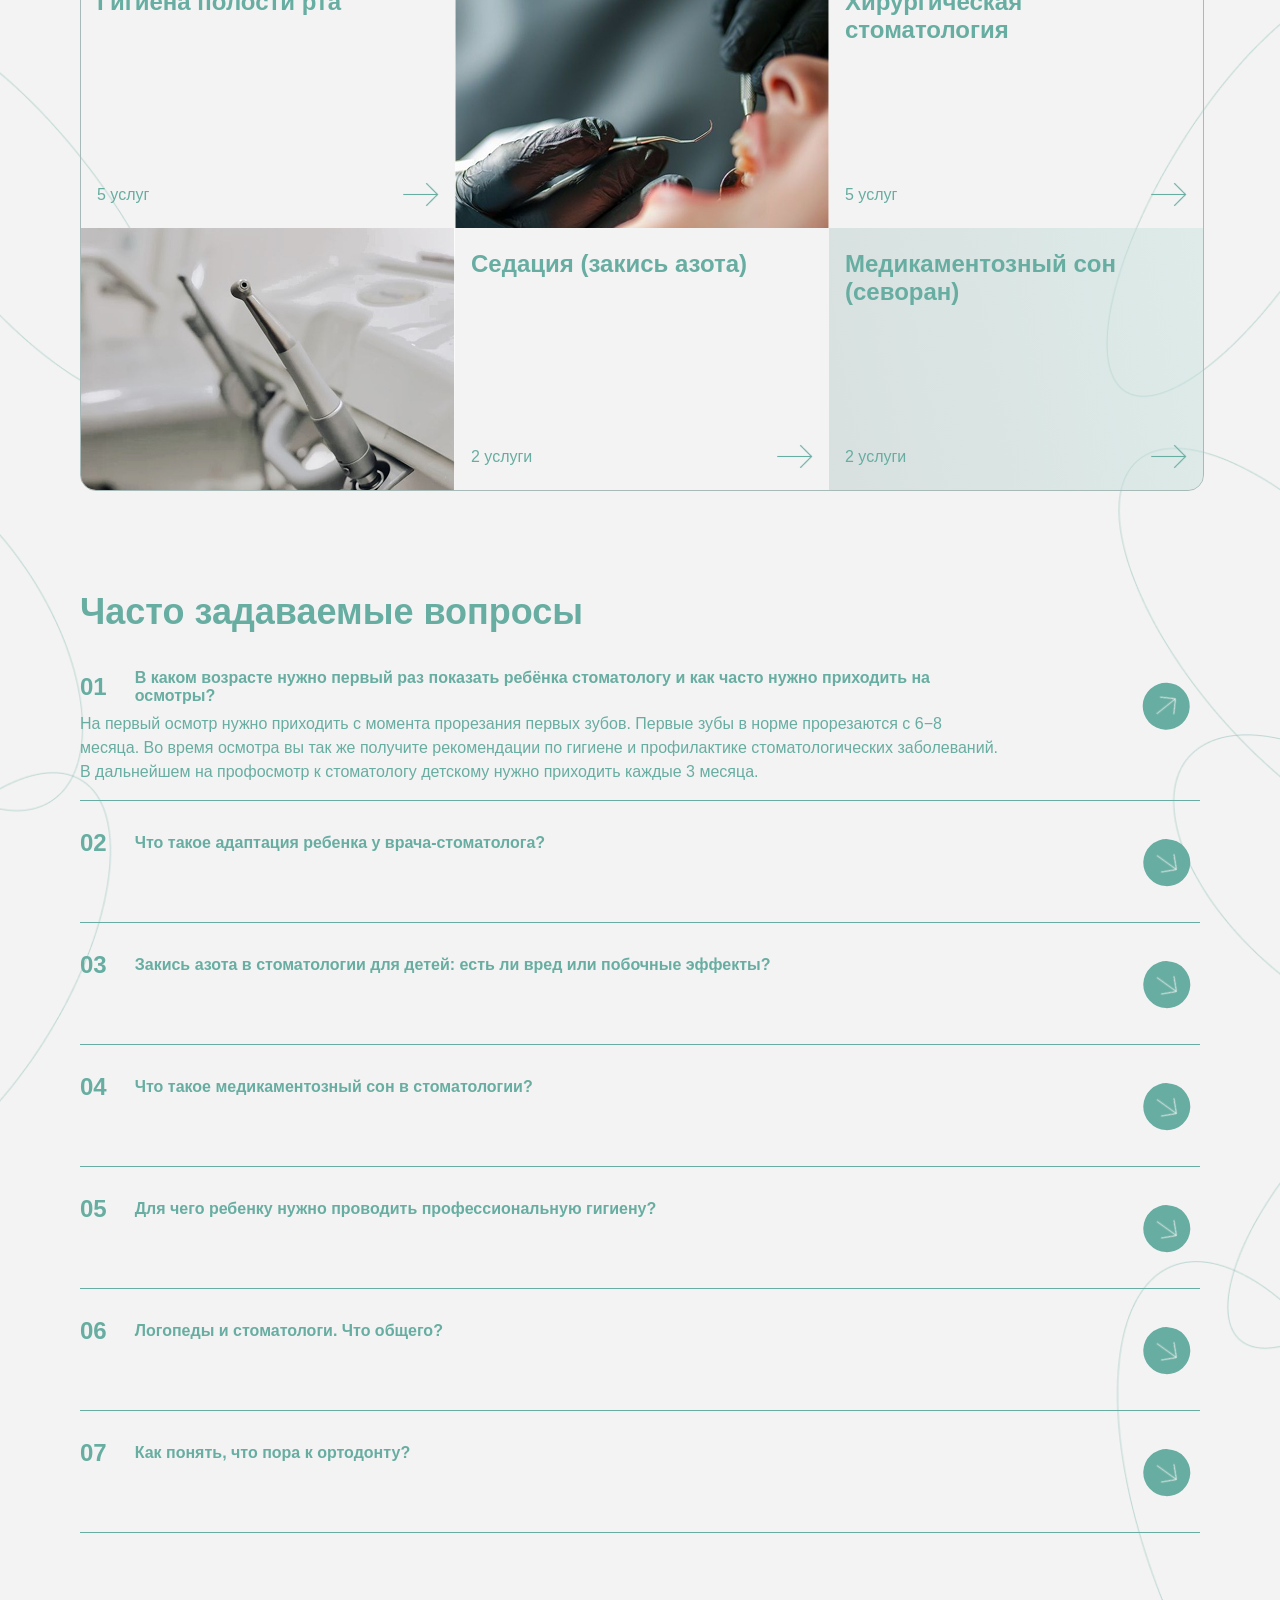
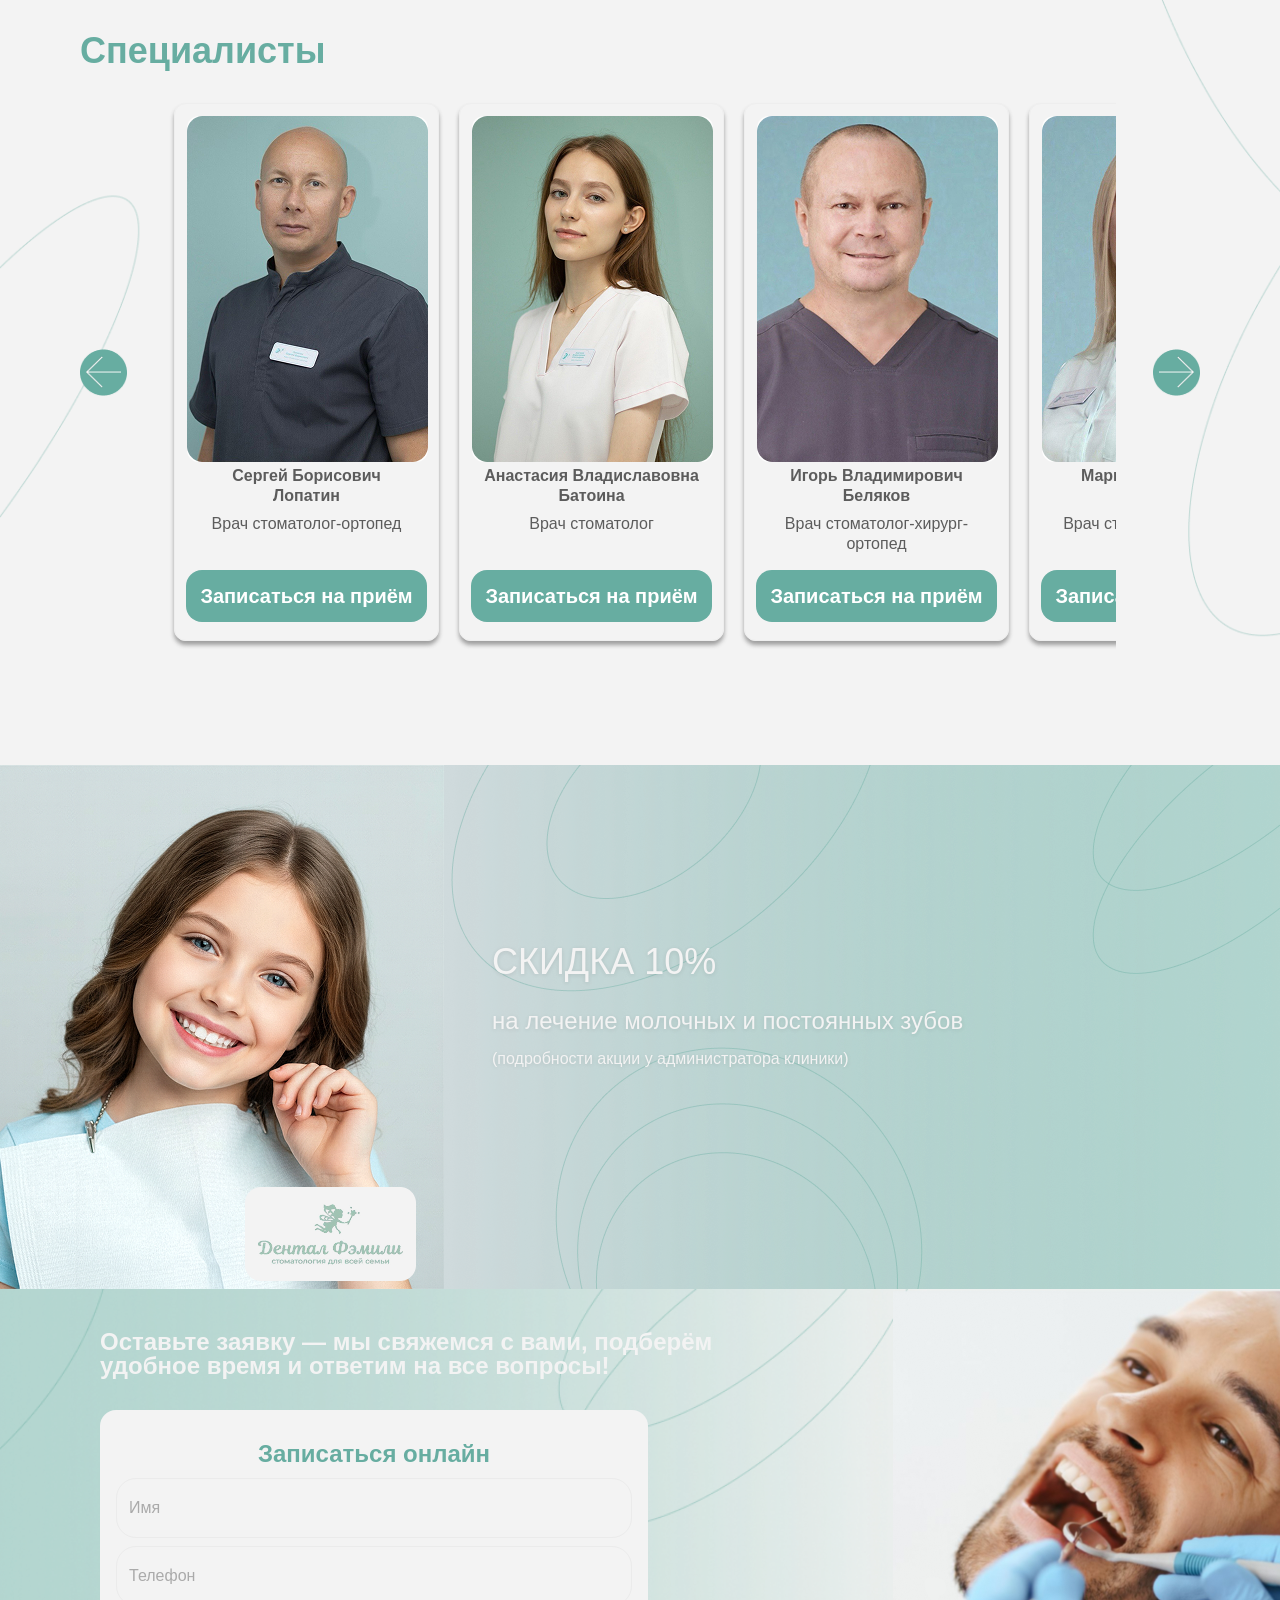
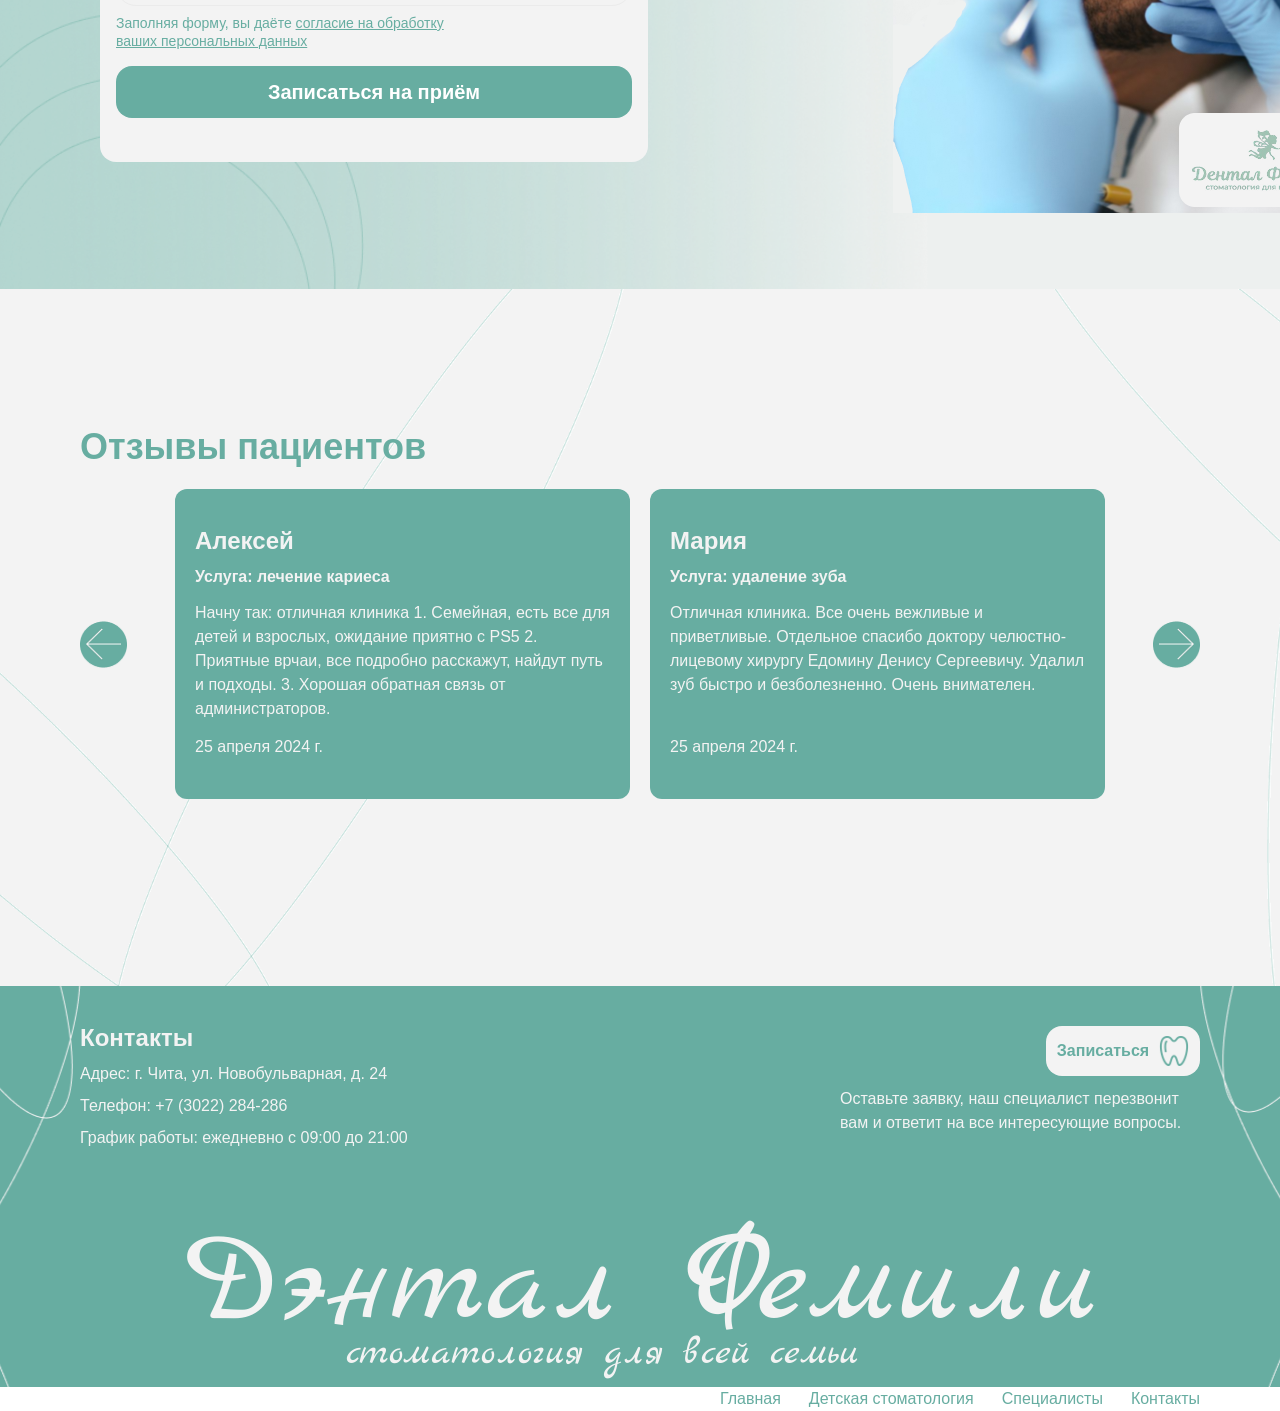
<file: public_html/pediatric_dentistry.html>
<!DOCTYPE html>
<html lang="en">

<head>
    <meta charset="UTF-8">
    <meta name="viewport" content="width=device-width, initial-scale=1.0">
    <title>Дентал Фэмили — стоматология для всей семьи</title>
    <meta name="description" content="Описание страницы">
    <link rel="preconnect" href="https://fonts.googleapis.com">
    <link rel="preconnect" href="https://fonts.gstatic.com" crossorigin>
    <link
        href="https://fonts.googleapis.com/css2?family=Marck+Script&family=Montserrat+Alternates:ital,wght@0,100;0,200;0,300;0,400;0,500;0,600;0,700;0,800;0,900;1,100;1,200;1,300;1,400;1,500;1,600;1,700;1,800;1,900&family=Montserrat:ital,wght@0,100..900;1,100..900&display=swap"
        rel="stylesheet">
    <link rel="stylesheet" href="style.css">
</head>

<body>
    <header class="header center">
        <a class="logo" href="index.html"><img class="logo__img" src="img/logo.svg" alt="Логотип"></a>
        <nav class="menu">
            <a class="menu-link" href="index.html">Главная</a>
            <a class="menu-link" href="service.html">Сервис</a>
            <a class="menu-link menu-link_now" href="pediatric_dentistry.html">Детская стоматология</a>
            <a class="menu-link" href="doctors.html">Специалисты</a>
            <a class="menu-link" href="contacts.html">Контакты</a>
            <a class="menu-link" href="#">Вакансии</a>
        </nav>
    </header>
    <header class="header header_mob center">
        <a class="logo" href="index.html"><img class="logo__img" src="img/logo.svg" alt="Логотип"></a>
        <img class="header__menu-mob" src="img/mobil/menu_mob.svg" alt="меню" onclick="menu()">
        <nav class="menu menu_mob">
            <a class="menu-link" href="index.html">Главная</a>
            <a class="menu-link" href="service.html">Сервис</a>
            <a class="menu-link menu-link_now" href="pediatric_dentistry.html">Детская стоматология</a>
            <a class="menu-link" href="doctors.html">Специалисты</a>
            <a class="menu-link" href="contacts.html">Контакты</a>
            <a class="menu-link" href="#">Вакансии</a>
        </nav>
    </header>
    <div class="kids-top center">
        <div class="kids-top__left">
            <h1 class="kids-top__title">Лечение зубов детям под закисью азота</h1>
            <div class="kids-top__description-box">
                <div class="kids-top__description kids-top__description_green">
                    <div class="kids-top__description-up">
                        <img class="kids-top__description-img" src="img/kt1.svg"
                            alt="Лечение зубов детям под закисью азота">
                        <p class="kids-top__description-title kids-top__description-title_green">Лечение без страха и
                            без боли</p>
                    </div>
                    <div class="kids-top__description-down">
                        <p class="kids-top__description-text kids-top__description-text_green">Лечение проходит без
                            неприятных ощущений, поэтому ребёнок не запоминает визит как что-то страшное. Это помогает
                            сформировать положительное отношение к стоматологу в будущем.</p>
                    </div>
                </div>
                <div class="kids-top__description">
                    <div class="kids-top__description-up">
                        <img class="kids-top__description-img" src="img/kt2.svg"
                            alt="Лечение зубов детям под закисью азота">
                        <p class="kids-top__description-title">Безопасно для здоровья</p>
                    </div>
                    <div class="kids-top__description-down">
                        <p class="kids-top__description-text">Закись азота мягко действует на организм, не вызывает
                            зависимости и полностью выводится после процедуры. Метод подходит даже для маленьких детей
                        </p>
                    </div>
                </div>
                <div class="kids-top__description">
                    <div class="kids-top__description-up">
                        <img class="kids-top__description-img" src="img/kt3.svg"
                            alt="Лечение зубов детям под закисью азота">
                        <p class="kids-top__description-title">Индивидуальный подход</p>
                    </div>
                    <div class="kids-top__description-down">
                        <p class="kids-top__description-text">Врач учитывает характер, возраст и эмоциональное состояние
                            ребёнка, чтобы сделать лечение максимально комфортным</p>
                    </div>
                </div>
                <div class="kids-top__description">
                    <div class="kids-top__description-up">
                        <img class="kids-top__description-img" src="img/kt4.svg"
                            alt="Лечение зубов детям под закисью азота">
                        <p class="kids-top__description-title">Расслабление и комфорт</p>
                    </div>
                    <div class="kids-top__description-down">
                        <p class="kids-top__description-text">Помогает снять напряжение и тревожность, чтобы ребёнок
                            спокойно сидел в кресле и доверял врачу</p>
                    </div>
                </div>
            </div>
        </div>
        <div class="kids-top__right">
            <img class="kids-top__img" src="img/kt-img.jpg" alt="Лечение зубов детям под закисью азота">
            <img class="kids-top__img kids-top__img_mob" src="img/mobil/kt-img-mob.jpg"
                alt="Лечение зубов детям под закисью азота">
            <div class="kids-top__img-shadow"></div>
        </div>
    </div>
    <div class="padding"></div>
    <div class="for-whom center">
        <h2 class="for-whom__title">Кому подходит лечение зубов под закисью азота?</h2>
        <div class="for-whom__content-box">
            <div class="for-whom__content-up">
                <div class="for-whom__content">
                    <h3 class="for-whom__content-title">Дентофобия</h3>
                    <p class="for-whom__content-text">Страх ребенка перед врачами и стоматологическим креслом</p>
                    <img class="for-whom__img" src="img/fw1.png" alt="картинка зубика">
                </div>
                <div class="for-whom__content">
                    <h3 class="for-whom__content-title">Чувствительность к боли</h3>
                    <p class="for-whom__content-text">Закись азота позволяет провести лечение зубов с комфортом и
                        безопасностью для ребенка</p>
                    <img class="for-whom__img" src="img/fw2.png" alt="картинка зубика">
                </div>
                <div class="for-whom__content">
                    <h3 class="for-whom__content-title">Первый визит</h3>
                    <p class="for-whom__content-text">Положительное впечатление ребенка при первом посещении стоматолога
                    </p>
                    <img class="for-whom__img" src="img/fw3.png" alt="картинка зубика">
                </div>
            </div>
            <div class="for-whom__content-down">
                <div class="for-whom__content for-whom__content_big">
                    <h3 class="for-whom__content-title for-whom__content-title_big">Повышенная активность</h3>
                    <p class="for-whom__content-text for-whom__content-text_big">Невозможность большинства маленьких
                        пациентов длительно усидеть на одном месте</p>
                    <img class="for-whom__img" src="img/fw4.png" alt="картинка зубика">
                </div>
                <div class="for-whom__content for-whom__content_big">
                    <h3 class="for-whom__content-title for-whom__content-title_big">Сильный рвотный рефлекс</h3>
                    <p class="for-whom__content-text for-whom__content-text_big">Эта особенность индивидуальная и
                        требует порою особого подхода</p>
                    <img class="for-whom__img" src="img/fw5.png" alt="картинка зубика">
                </div>
            </div>
            <div class="for-whom__dots">
                <span class="for-whom__dot"></span>
                <span class="for-whom__dot"></span>
                <span class="for-whom__dot"></span>
                <span class="for-whom__dot"></span>
                <span class="for-whom__dot"></span>
            </div>
        </div>
    </div>
    <div class="advantages center">
        <h2 class="advantages__title">Особенности и преимущества</h2>
        <div class="advantages__content-box">
            <div class="advantages__content-up">
                <div class="advantages__content-left">
                    <div class="advantages__peculiarities">
                        <div class="advantages__number-box">
                            <p class="advantages__number">1</p>
                            <p class="advantages__tags advantages__tags_mob">Это не ингаляционный наркоз</p>
                        </div>
                        <div class="advantages__peculiarities-text">
                            <p class="advantages__tags">Это не ингаляционный наркоз</p>
                            <p class="advantages__tags-desc">Ребенок не спит, он сильно расслаблен и менее остро
                                реагирует на различные раздражители, однако все слышит, понимает, способен выполнять
                                просьбы врача и смотреть мультики</p>
                            <img class="advantages__img-mob" src="img/mobil/adv1-mob.jpg" alt="детская стоматология">
                        </div>
                    </div>
                    <div class="advantages__peculiarities">
                        <div class="advantages__number-box">
                            <p class="advantages__number">2</p>
                            <p class="advantages__tags advantages__tags_mob">Дополнительная анастезия</p>
                        </div>
                        <div class="advantages__peculiarities-text">
                            <p class="advantages__tags">Дополнительная анастезия</p>
                            <p class="advantages__tags-desc">Несмотря на расслабленность ребенку требуется анестезия для
                                снятия боли в месте лечения. В этот момент ребенок не почувствует укола</p>
                            <img class="advantages__img-mob" src="img/mobil/adv2-mob.jpg" alt="детская стоматология">
                        </div>
                    </div>
                    <div class="advantages__peculiarities">
                        <div class="advantages__number-box">
                            <p class="advantages__number">3</p>
                            <p class="advantages__tags advantages__tags_mob">Безопасноть</p>
                        </div>
                        <div class="advantages__peculiarities-text">
                            <p class="advantages__tags">Безопасноть</p>
                            <p class="advantages__tags-desc">Газовая смесь не раздражает дыхательные пути, не вызывает
                                побочных эффектов и привыкания и большая часть азота выводится уже через 5 минут после
                                окончания лечения</p>
                            <img class="advantages__img-mob" src="img/mobil/adv3-mob.jpg" alt="детская стоматология">
                        </div>
                    </div>
                </div>
                <div class="advantages__content-right">
                    <img class="advantages__img" src="img/adv1.jpg" alt="детская стоматология">
                    <img class="advantages__img advantages__img_small" src="img/adv2.jpg" alt="детская стоматология">
                </div>
            </div>
            <div class="advantages__content-down">
                <img class="advantages__img" src="img/adv3.jpg" alt="детская стоматология">
                <p class="advantages__tags-desc advantages__tags-desc-pc"><b>Закись азота или «веселящий газ»</b> – это
                    смесь газов азота и кислорода в пропорции 80% к 20%,<br> использующаяся для слабого угнетения
                    сознания, <b>снятие тревожности и расслабления ребенка при лечении зубов</b></p>
                <p class="advantages__tags-desc-mob"><b>Закись азота или «веселящий газ»</b> – это смесь газов азота и
                    кислорода в пропорции 80% к 20%, использующаяся для слабого угнетения сознания, <b>снятие
                        тревожности и расслабления ребенка при лечении зубов</b></p>
            </div>
        </div>
    </div>
    <div class="differences center">
        <h2 class="differences__title">Отличие лечения закисью азота от медикаментозного сна</h2>
        <div class="differences__title-mobbox">
            <div class="differences__azot-on js-azot">Закись азота</div>
            <div class="differences__azot-off js-azot">Закись азота</div>
            <div class="differences__son-on js-son">Медикаментозный сон</div>
            <div class="differences__son-off js-son">Медикаментозный сон</div>
        </div>
        <div class="differences__content-box">
            <div class="differences__content-up">
                <div class="differences__content differences__content_left">
                    <p class="differences__content-text">Действие наступает сразу и прекращается через 5 минут после
                        подачи газа</p>
                    <svg xmlns="http://www.w3.org/2000/svg" width="2" height="25" viewBox="0 0 2 25" fill="none">
                        <path d="M1 0V25" stroke="#F3F3F3" />
                    </svg>
                    <p class="differences__content-text">Ребенок в сознании, имеет контакт с врачом, может выполнять
                        просьбы</p>
                    <svg xmlns="http://www.w3.org/2000/svg" width="2" height="25" viewBox="0 0 2 25" fill="none">
                        <path d="M1 0V25" stroke="#F3F3F3" />
                    </svg>
                    <p class="differences__content-text">Разрешено с 3-х лет</p>
                    <svg xmlns="http://www.w3.org/2000/svg" width="2" height="25" viewBox="0 0 2 25" fill="none">
                        <path d="M1 0V25" stroke="#F3F3F3" />
                    </svg>
                    <p class="differences__content-text">Необходима местная анестезия если нет противопоказаний</p>
                    <svg xmlns="http://www.w3.org/2000/svg" width="2" height="25" viewBox="0 0 2 25" fill="none">
                        <path d="M1 0V25" stroke="#F3F3F3" />
                    </svg>
                    <p class="differences__content-text">Не оказывает раздражающего на дыхательные пути. Не влияет на
                        внутренние органы (сердце, почки)</p>
                    <svg xmlns="http://www.w3.org/2000/svg" width="2" height="25" viewBox="0 0 2 25" fill="none">
                        <path d="M1 0V25" stroke="#F3F3F3" />
                    </svg>
                    <p class="differences__content-text">Не растворяется в крови, газ выводится в неизменном виде</p>
                    <svg xmlns="http://www.w3.org/2000/svg" width="2" height="25" viewBox="0 0 2 25" fill="none">
                        <path d="M1 0V25" stroke="#F3F3F3" />
                    </svg>
                    <p class="differences__content-text">Продолжительность процедуры не более 2-х часов</p>
                </div>
                <div class="differences__content differences__content_right">
                    <p class="differences__content-text">Действие наступает сразу и прекращается через 10-15 минут после
                        подачи газа</p>
                    <svg xmlns="http://www.w3.org/2000/svg" width="2" height="25" viewBox="0 0 2 25" fill="none">
                        <path d="M1 0V25" stroke="#F3F3F3" />
                    </svg>
                    <p class="differences__content-text">Сознание и контакт отсутствует. Дыхание самостоятельное, не
                        через ИВЛ</p>
                    <svg xmlns="http://www.w3.org/2000/svg" width="2" height="25" viewBox="0 0 2 25" fill="none">
                        <path d="M1 0V25" stroke="#F3F3F3" />
                    </svg>
                    <p class="differences__content-text">Разрешено с рождения</p>
                    <svg xmlns="http://www.w3.org/2000/svg" width="2" height="25" viewBox="0 0 2 25" fill="none">
                        <path d="M1 0V25" stroke="#F3F3F3" />
                    </svg>
                    <p class="differences__content-text">Нужна дополнительная анестезия, если нет противопоказаний</p>
                    <svg xmlns="http://www.w3.org/2000/svg" width="2" height="25" viewBox="0 0 2 25" fill="none">
                        <path d="M1 0V25" stroke="#F3F3F3" />
                    </svg>
                    <p class="differences__content-text">Не оказывает раздражающего на дыхательные пути. Не влияет на
                        внутренние органы (сердце, почки)</p>
                    <svg xmlns="http://www.w3.org/2000/svg" width="2" height="25" viewBox="0 0 2 25" fill="none">
                        <path d="M1 0V25" stroke="#F3F3F3" />
                    </svg>
                    <p class="differences__content-text">Не растворяется в крови, газ выводится в неизменном виде</p>
                    <svg xmlns="http://www.w3.org/2000/svg" width="2" height="25" viewBox="0 0 2 25" fill="none">
                        <path d="M1 0V25" stroke="#F3F3F3" />
                    </svg>
                    <p class="differences__content-text">Продолжительность процедуры от 1 до 2-х часов</p>
                </div>
            </div>
            <div class="differences__content-down">
                <img class="differences__img" src="img/dif1.jpg" alt="лечение молочных зубов под седацией">
                <img class="differences__img" src="img/dif2.jpg" alt="лечение молочных зубов во сне">
            </div>
        </div>
    </div>
    <div class="background-group">
        <div class="stages center">
            <h2 class="stages__title">Этапы процедуры</h2>
            <div class="stages__content-box">
                <div class="stages__content">
                    <div class="stages__content-text">
                        <p class="stages__tags">Консультация</p>
                        <p class="stages__tags-desc">Во время первой встречи врач знакомится с маленьким пациентом,
                            устанавливает доверительный контакт и располагает ребёнка к себе. В процессе беседы и
                            осмотра доктор объясняет родителям особенности лечения под закисью азота, отвечает на их
                            вопросы и оценивает состояние полости рта. Также проводится проверка на наличие
                            противопоказаний, чтобы убедиться, что метод седативной поддержки подойдёт ребёнку. Эта
                            стадия помогает снять тревожность, сформировать позитивное восприятие визита и заложить
                            основу для успешного лечения.</p>
                        <p class="stages__tags-desc stages__tags-desc_mob">На первой встрече врач знакомится с ребёнком,
                            объясняет родителям лечение под закисью азота и проверяет противопоказания, чтобы снизить
                            тревожность и создать доверие.</p>
                    </div>
                    <img class="stages__img" src="img/stages1.jpg" alt="детская стоматология">
                </div>
                <div class="stages__content stages__content_mob">
                    <img class="stages__img" src="img/stages2.jpg" alt="детская стоматология">
                    <div class="stages__content-text">
                        <p class="stages__tags">Лечение под закисью</p>
                        <p class="stages__tags-desc">Перед началом процедуры ребёнку предлагают надеть «волшебную»
                            маску, стилизованную под любимого персонажа или героя мультфильма. Это превращает процесс в
                            игру и вызывает интерес у маленького пациента. Сразу после подачи закиси азота ребёнок
                            ощущает расслабление и лёгкую эйфорию, тревожность снижается, дыхание выравнивается.
                            Благодаря этому врач может спокойно и без спешки проводить лечение, а ребёнок остаётся в
                            комфортном состоянии, не испытывая стресса или страха.</p>
                        <p class="stages__tags-desc stages__tags-desc_mob">Перед процедурой ребёнку предлагают
                            «волшебную» маску с любимым героем, превращая процесс в игру. После подачи закиси азота
                            малыш расслабляется, тревожность уходит, и врач спокойно проводит лечение без стресса для
                            ребёнка.</p>
                    </div>
                </div>
                <div class="stages__content">
                    <div class="stages__content-text">
                        <p class="stages__tags">Выход из седации</p>
                        <p class="stages__tags-desc">Действие закиси азота прекращается сразу после завершения подачи
                            газа. Уже через 5–10 минут малыш полностью возвращается к обычному состоянию, оставаясь
                            бодрым и активным. Родители могут забрать ребёнка домой или продолжить день без ограничений.
                            Однако, чтобы избежать усталости или дискомфорта, за один сеанс обычно не лечат более
                            одного-двух зубов. Если маска или запах газа начинают надоедать ребёнку, врач может сделать
                            паузу, чтобы сохранить положительное впечатление от визита.</p>
                        <p class="stages__tags-desc stages__tags-desc_mob">Эффект закиси азота проходит через 5–10
                            минут, ребёнок быстро возвращается к обычному состоянию. Родители могут сразу забрать его
                            домой, но за один сеанс лечат не более 1–2 зубов, при необходимости делая паузы для
                            комфорта.</p>
                    </div>
                    <img class="stages__img" src="img/stages3.jpg" alt="детская стоматология">
                </div>
            </div>
        </div>
        <div class="kids-service center">
            <h2 class="kids-service__title">Сервис</h2>
            <div class="kids-service__content-box">
                <div class="kids-service__content kids-service__content_green">
                    <p class="kids-service__content-title">Диагностика</p>
                    <div class="kids-service__content-down">
                        <p class="kids-service__content-text">5 услуг</p>
                        <img src="img/arrow-ks.svg" alt="стрелочка подробнее">
                    </div>
                </div>
                <div class="kids-service__content">
                    <p class="kids-service__content-title">Лечение кариеса</p>
                    <div class="kids-service__content-down">
                        <p class="kids-service__content-text">5 услуг</p>
                        <img src="img/arrow-ks.svg" alt="стрелочка подробнее">
                    </div>
                </div>
                <img class="kids-service__img" src="img/ks1.jpg" alt="стоматология">
                <img class="kids-service__img kids-service__img_mob" src="img/mobil/ks1-mob.jpg" alt="стоматология">
                <div class="kids-service__content">
                    <p class="kids-service__content-title">Гигиена полости рта</p>
                    <div class="kids-service__content-down">
                        <p class="kids-service__content-text">5 услуг</p>
                        <img src="img/arrow-ks.svg" alt="стрелочка подробнее">
                    </div>
                </div>
                <img class="kids-service__img" src="img/ks2.jpg" alt="стоматология">
                <img class="kids-service__img kids-service__img_mob" src="img/mobil/ks2-mob.jpg" alt="стоматология">
                <div class="kids-service__content">
                    <p class="kids-service__content-title">Хирургическая стоматология</p>
                    <div class="kids-service__content-down">
                        <p class="kids-service__content-text">5 услуг</p>
                        <img src="img/arrow-ks.svg" alt="стрелочка подробнее">
                    </div>
                </div>
                <img class="kids-service__img" src="img/ks3.jpg" alt="стоматология">
                <img class="kids-service__img kids-service__img_mob" src="img/mobil/ks3-mob.jpg" alt="стоматология">
                <div class="kids-service__content">
                    <p class="kids-service__content-title">Седация (закись азота)</p>
                    <div class="kids-service__content-down">
                        <p class="kids-service__content-text">2 услуги</p>
                        <img src="img/arrow-ks.svg" alt="стрелочка подробнее">
                    </div>
                </div>
                <div class="kids-service__content kids-service__content_green">
                    <p class="kids-service__content-title">Медикаментозный сон (севоран)</p>
                    <div class="kids-service__content-down">
                        <p class="kids-service__content-text">2 услуги</p>
                        <img src="img/arrow-ks.svg" alt="стрелочка подробнее">
                    </div>
                </div>
            </div>
        </div>
        <div class="padding padding_back-none"></div>
        <div class="question center">
            <h2 class="question__title">Часто задаваемые вопросы</h2>
            <div class="question__content-box">
                <div class="question__content-case">
                    <div class="question__content">
                        <p class="question__number">01</p>
                        <p class="question__faq">В каком возрасте нужно первый раз показать ребёнка стоматологу и как
                            часто нужно приходить на осмотры?</p>
                    </div>
                    <p class="question__text question__text_have">На первый осмотр нужно приходить с момента прорезания
                        первых зубов. Первые зубы в норме прорезаются с 6−8 месяца. Во время осмотра вы так же получите
                        рекомендации по гигиене и профилактике стоматологических заболеваний. В дальнейшем на профосмотр
                        к стоматологу детскому нужно приходить каждые 3 месяца.</p>
                    <img class="question__img" src="img/faq-arrow-up.svg" alt="стрелка вверх">
                </div>
                <div class="question__content-case">
                    <div class="question__content">
                        <p class="question__number">02</p>
                        <p class="question__faq">Что такое адаптация ребенка у врача-стоматолога?</p>
                    </div>
                    <p class="question__text"></p>
                    <img class="question__img" src="img/faq-arrow-down.svg" alt="стрелка вниз">
                </div>
                <div class="question__content-case">
                    <div class="question__content">
                        <p class="question__number">03</p>
                        <p class="question__faq">Закись азота в стоматологии для детей: есть ли вред или побочные
                            эффекты?</p>
                    </div>
                    <p class="question__text"></p>
                    <img class="question__img" src="img/faq-arrow-down.svg" alt="стрелка вниз">
                </div>
                <div class="question__content-case">
                    <div class="question__content">
                        <p class="question__number">04</p>
                        <p class="question__faq">Что такое медикаментозный сон в стоматологии?</p>
                    </div>
                    <p class="question__text"></p>
                    <img class="question__img" src="img/faq-arrow-down.svg" alt="стрелка вниз">
                </div>
                <div class="question__content-case">
                    <div class="question__content">
                        <p class="question__number">05</p>
                        <p class="question__faq">Для чего ребенку нужно проводить профессиональную гигиену?</p>
                    </div>
                    <p class="question__text"></p>
                    <img class="question__img" src="img/faq-arrow-down.svg" alt="стрелка вниз">
                </div>
                <div class="question__content-case">
                    <div class="question__content">
                        <p class="question__number">06</p>
                        <p class="question__faq">Логопеды и стоматологи. Что общего?</p>
                    </div>
                    <p class="question__text"></p>
                    <img class="question__img" src="img/faq-arrow-down.svg" alt="стрелка вниз">
                </div>
                <div class="question__content-case">
                    <div class="question__content">
                        <p class="question__number">07</p>
                        <p class="question__faq">Как понять, что пора к ортодонту?</p>
                    </div>
                    <p class="question__text"></p>
                    <img class="question__img" src="img/faq-arrow-down.svg" alt="стрелка вниз">
                </div>
            </div>
        </div>
        <div class="doctors doctors_kids-page center">
            <h2 class="doctors__title">Специалисты</h2>
            <div class="doctors__content">
                <img class="doctors__slider" src="img/doc_slider-back.png" alt="кнопка назад" id="doc-prev">
                <div class="doctors__people">
                    <div class="doctors__case">
                        <img class="doctors__photo" src="img/doctors/lopatin.jpg" alt="Лопатин С.Б.">
                        <div class="doctors__case-down">
                            <div class="doctors__name-box">
                                <p class="doctors__name">Сергей Борисович <br> Лопатин </p>
                                <p class="doctors__speciality">Врач стоматолог-ортопед
                                <p>
                            </div>
                            <button class="doctors__button" onclick="document.location='#sign_up'">Записаться на
                                приём</button>
                        </div>
                    </div>
                    <div class="doctors__case">
                        <img class="doctors__photo" src="img/doctors/batoina.jpg" alt="Батоина А. В.">
                        <div class="doctors__case-down">
                            <div class="doctors__name-box">
                                <p class="doctors__name doctors__name_long">Анастасия Владиславовна Батоина</p>
                                <p class="doctors__speciality">Врач стоматолог
                                <p>
                            </div>
                            <button class="doctors__button" onclick="document.location='#sign_up'">Записаться на
                                приём</button>
                        </div>
                    </div>
                    <div class="doctors__case">
                        <img class="doctors__photo" src="img/doctors/belyakov.jpg" alt="Беляков И. В.">
                        <div class="doctors__case-down">
                            <div class="doctors__name-box">
                                <p class="doctors__name">Игорь Владимирович Беляков</p>
                                <p class="doctors__speciality">Врач стоматолог-хирург-ортопед
                                <p>
                            </div>
                            <button class="doctors__button" onclick="document.location='#sign_up'">Записаться на
                                приём</button>
                        </div>
                    </div>
                    <div class="doctors__case">
                        <img class="doctors__photo" src="img/doctors/osnickaya.jpg" alt="Лопатин С.Б.">
                        <div class="doctors__case-down">
                            <div class="doctors__name-box">
                                <p class="doctors__name">Марина Валерьевна Осницкая </p>
                                <p class="doctors__speciality">Врач стоматолог-терапевт
                                <p>
                            </div>
                            <button class="doctors__button" onclick="document.location='#sign_up'">Записаться на
                                приём</button>
                        </div>
                    </div>
                    <div class="doctors__case">
                        <img class="doctors__photo" src="img/doctors/asatryan.jpg" alt="Лопатин С.Б.">
                        <div class="doctors__case-down">
                            <div class="doctors__name-box">
                                <p class="doctors__name">Артем Арамович <br> Асатрян</p>
                                <p class="doctors__speciality">Врач стоматолог
                                <p>
                            </div>
                            <button class="doctors__button" onclick="document.location='#sign_up'">Записаться на
                                приём</button>
                        </div>
                    </div>
                    <div class="doctors__case">
                        <img class="doctors__photo" src="img/doctors/batoin.jpg" alt="Лопатин С.Б.">
                        <div class="doctors__case-down">
                            <div class="doctors__name-box">
                                <p class="doctors__name">Чингс Зоритгуевич <br> Батоин</p>
                                <p class="doctors__speciality">Врач детский стоматолог
                                <p>
                            </div>
                            <button class="doctors__button" onclick="document.location='#sign_up'">Записаться на
                                приём</button>
                        </div>
                    </div>
                    <div class="doctors__case">
                        <img class="doctors__photo" src="img/doctors/vaulin.jpg" alt="Лопатин С.Б.">
                        <div class="doctors__case-down">
                            <div class="doctors__name-box">
                                <p class="doctors__name">Вадим Владимирович <br> Ваулин </p>
                                <p class="doctors__speciality">Врач стоматолог-хирург
                                <p>
                            </div>
                            <button class="doctors__button" onclick="document.location='#sign_up'">Записаться на
                                приём</button>
                        </div>
                    </div>
                    <div class="doctors__case">
                        <img class="doctors__photo" src="img/doctors/krylova.jpg" alt="Крылова А.В.">
                        <div class="doctors__case-down">
                            <div class="doctors__name-box">
                                <p class="doctors__name">Анна Владимировна <br> Крылова</p>
                                <p class="doctors__speciality">Врач стоматолог
                                <p>
                            </div>
                            <button class="doctors__button" onclick="document.location='#sign_up'">Записаться на
                                приём</button>
                        </div>
                    </div>
                    <div class="doctors__case">
                        <img class="doctors__photo" src="img/doctors/mungalov.jpg" alt="Мунгалов Д.А.">
                        <div class="doctors__case-down">
                            <div class="doctors__name-box">
                                <p class="doctors__name">Даниил Александрович <br> Мунгалов</p>
                                <p class="doctors__speciality">Врач стоматолог-хирург
                                <p>
                            </div>
                            <button class="doctors__button" onclick="document.location='#sign_up'">Записаться на
                                приём</button>
                        </div>
                    </div>
                    <div class="doctors__case">
                        <img class="doctors__photo" src="img/doctors/kuznecova.jpg" alt="Кузнецова А.А.">
                        <div class="doctors__case-down">
                            <div class="doctors__name-box">
                                <p class="doctors__name doctors__name_long">Александра Алексеевна <br> Кузнецова</p>
                                <p class="doctors__speciality">Врач стоматолог
                                <p>
                            </div>
                            <button class="doctors__button" onclick="document.location='#sign_up'">Записаться на
                                приём</button>
                        </div>
                    </div>
                    <div class="doctors__case">
                        <img class="doctors__photo" src="img/doctors/melnikov.jpg" alt="Мельников Е.О.">
                        <div class="doctors__case-down">
                            <div class="doctors__name-box">
                                <p class="doctors__name"> Егор Олегович <br> Мельников</p>
                                <p class="doctors__speciality">Врач стоматолог
                                <p>
                            </div>
                            <button class="doctors__button" onclick="document.location='#sign_up'">Записаться на
                                приём</button>
                        </div>
                    </div>
                </div>
                <img class="doctors__slider doctors__slider_mob-main" src="img/doc_slider-forward.png"
                    alt="кнопка вперед" id="doc-next">
            </div>
        </div>
    </div>
    <div class="sale">
        <div class="sale__box">
            <div class="sale__img-box">
                <img class="sale__img" src="img/sale-img.png" alt="лечение молочных зубов">
            </div>
            <svg class="sale__svg" xmlns="http://www.w3.org/2000/svg" width="40" height="40" viewBox="0 0 40 40"
                fill="none">
                <g clip-path="url(#clip0_381_3129)">
                    <path opacity="0.996" fill-rule="evenodd" clip-rule="evenodd"
                        d="M39.9609 19.6484C39.9609 19.8567 39.9609 20.065 39.9609 20.2734C34.5621 25.7113 29.1455 31.141 23.7109 36.5624C22.7666 36.7899 22.4411 36.4383 22.7344 35.5078C27.6693 30.5728 32.6041 25.638 37.5391 20.7031C25.1432 20.6771 12.7474 20.651 0.351562 20.6249C0.180707 20.5449 0.0504985 20.4277 -0.0390625 20.2734C-0.0390625 20.065 -0.0390625 19.8567 -0.0390625 19.6484C0.0504985 19.4941 0.180707 19.3769 0.351562 19.2968C12.7474 19.2708 25.1432 19.2447 37.5391 19.2187C32.6041 14.2838 27.6693 9.34893 22.7344 4.41401C22.4673 3.50924 22.7929 3.15768 23.7109 3.35932C29.1455 8.78081 34.5621 14.2105 39.9609 19.6484Z"
                        fill="#F3F3F3" />
                </g>
                <defs>
                    <clipPath id="clip0_381_3129">
                        <rect width="40" height="40" fill="white" />
                    </clipPath>
                </defs>
            </svg>
            <div class="sale__content-box">
                <div class="sale__content">
                    <p class="sale__title">СКИДКА 10%</p>
                    <p class="sale__description">на лечение молочных и постоянных зубов </p>
                    <p class="sale__condition">(подробности акции у администратора клиники)</p>
                </div>
                <div class="sale__content">Новая акция</div>
            </div>
            <div class="sale__dots">
                <span class="sale__dot"></span>
                <span class="sale__dot"></span>
            </div>
        </div>
    </div>
    <div class="feedback">
        <div class="feedback__content">
            <div class="feedback__content-left">
                <h2 class="feedback__title">Оставьте заявку — мы свяжемся с вами, подберём удобное время и ответим на
                    все вопросы!</h2>
             <form class="feedback__form" action="send-feedback.php" id="sign_up" method="post">
                    <p class="feedback__text-top">Записаться онлайн</p>
                    <input class="feedback__input" type="text" name="name" id="name" placeholder="Имя" required>
                    <input class="feedback__input" type="tel" name="tel" id="phone" placeholder="Телефон" required>
                    <p class="feedback__text-down">Заполняя форму, вы даёте <a href="agreement.html" class="feedback__text-down-link">согласие на обработку ваших персональных данных</a></p>
                    <button type="submit" class="feedback__button">Записаться на приём</button>
                </form>
            </div>
            <div class="feedback__content-right">
                <img class="feedback__img" src="img/form_img.png" alt="стоматология">
            </div>
        </div>
    </div>
    <div class="reviews center">
        <h2 class="reviews__title">Отзывы пациентов</h2>
        <div class="reviews__content">
            <img class="reviews__slider" src="img/doc_slider-back.png" alt="кнопка назад" id="rev-prev">
            <div class="reviews__clients">
                <div class="reviews__case">
                    <p class="reviews__name">Алексей</p>
                    <p class="reviews__service">Услуга: лечение кариеса </p>
                    <p class="reviews__text">Начну так: отличная клиника 1. Семейная, есть все для детей и взрослых,
                        ожидание приятно с PS5 2. Приятные врчаи, все подробно расскажут, найдут путь и подходы. 3.
                        Хорошая обратная связь от администраторов.</p>
                    <p class="reviews__date">25 апреля 2024 г.</p>
                </div>
                <div class="reviews__case">
                    <p class="reviews__name">Мария</p>
                    <p class="reviews__service">Услуга: удаление зуба</p>
                    <p class="reviews__text">Отличная клиника. Все очень вежливые и приветливые. Отдельное спасибо
                        доктору челюстно-лицевому хирургу Едомину Денису Сергеевичу. Удалил зуб быстро и безболезненно.
                        Очень внимателен.</p>
                    <p class="reviews__date">25 апреля 2024 г.</p>
                </div>
                <div class="reviews__case">
                    <p class="reviews__name">Иван</p>
                    <p class="reviews__service">Услуга: профессиональная чистка</p>
                    <p class="reviews__text">Всё супер, отличный сервис по доступным ценам.</p>
                    <p class="reviews__date">05 июня 2024 г.</p>
                </div>
            </div>
            <img class="reviews__slider" src="img/doc_slider-forward.png" alt="кнопка вперед" id="rev-next">
        </div>
    </div>
    <footer class="footer">
        <div class="footer__content center">
            <div class="footer__contacts-box">
                <div class="footer__contacts">
                    <h2 class="footer__title">Контакты</h2>
                    <div class="footer__address">
                        <p class="footer__text">Адрес: г. Чита, ул. Новобульварная, д. 24</p>
                        <p class="footer__text">Телефон: +7 (3022) 284-286</p>
                        <p class="footer__text">График работы: ежедневно с 09:00 до 21:00</p>
                    </div>
                </div>
                <div class="footer__sign-up">
                    <button class="footer__button" onclick="document.location='#sign_up'">Записаться<img
                            src="img/button-footer.svg" alt="Кнопка записаться"></button>
                    <p class="footer__text">Оставьте заявку, наш специалист перезвонит вам и ответит на все интересующие
                        вопросы.</p>
                </div>
            </div>
            <div class="footer__name-clinic">
                <p class="footer__name-big">Дэнтал Фемили</p>
                <p class="footer__name-small">стоматология для всей семьи</p>
            </div>
        </div>
        <nav class="footer__nav center">
            <a class="footer__link" href="index.html">Главная</a>
            <a class="footer__link" href="pediatric_dentistry.html">Детская стоматология</a>
            <a class="footer__link" href="doctors.html">Специалисты</a>
            <a class="footer__link" href="contacts.html">Контакты</a>
        </nav>
    </footer>
    <!-- Success/Error Popup Overlay -->
    <div class="form-popup" id="formPopup" style="display: none;">
        <div class="form-popup__overlay"></div>
        <div class="form-popup__box">
            <button type="button" class="form-popup__close" id="formPopupClose">×</button>
            <div class="form-popup__content" id="formPopupContent"></div>
        </div>
    </div>
    <script src="script.js"></script>
</body>

</html>
</file>
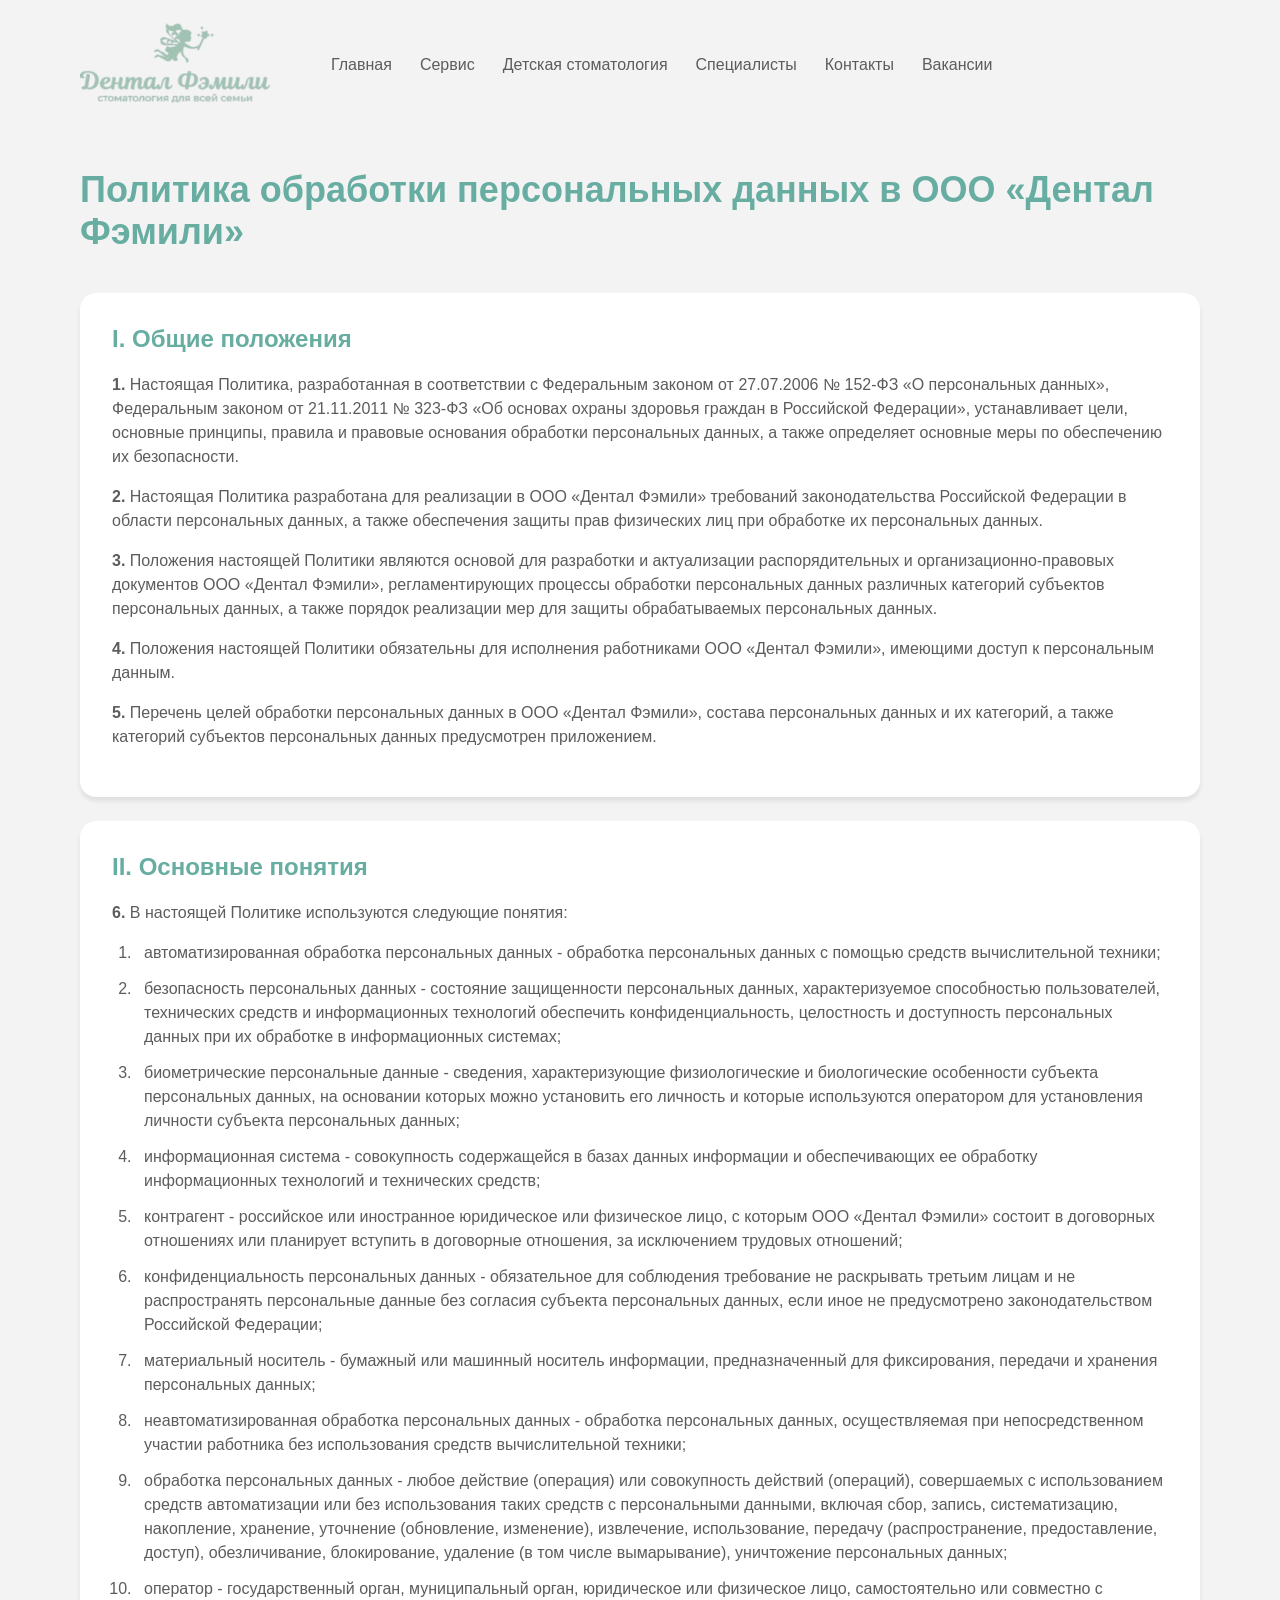
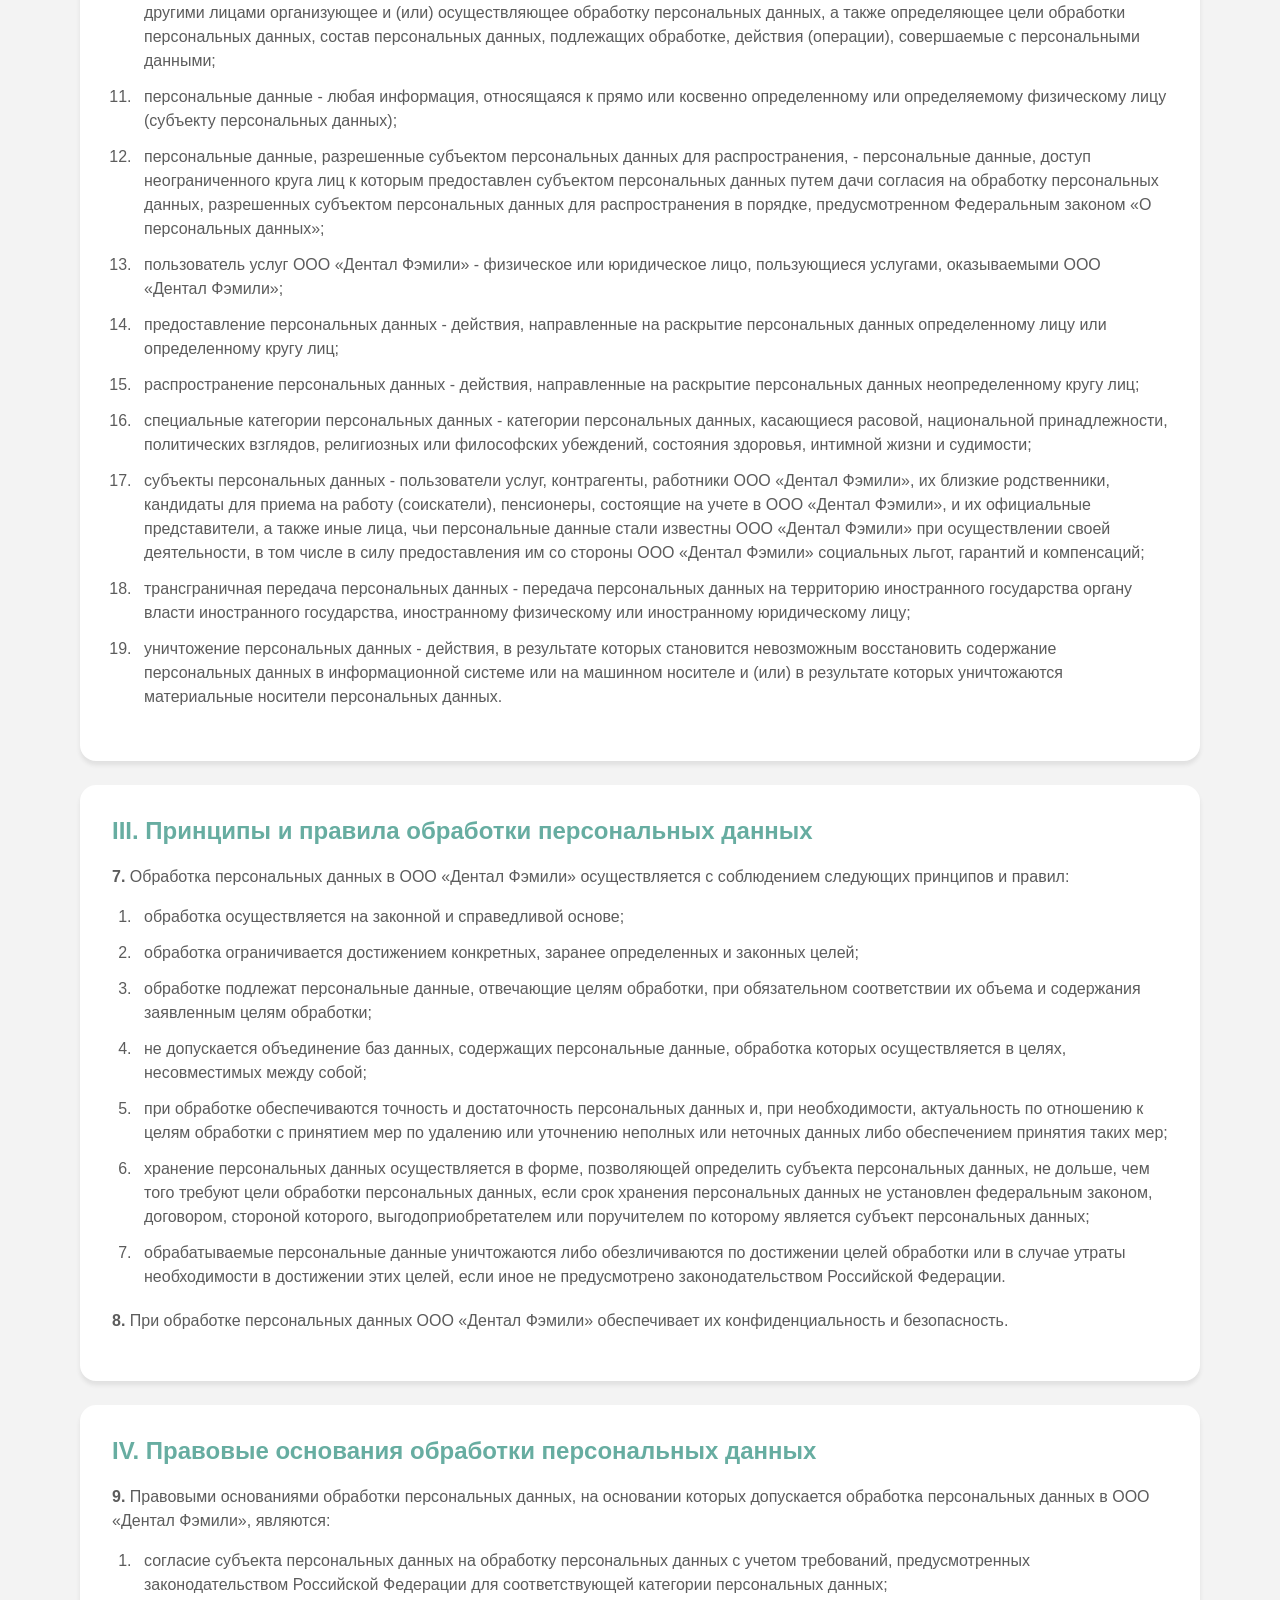
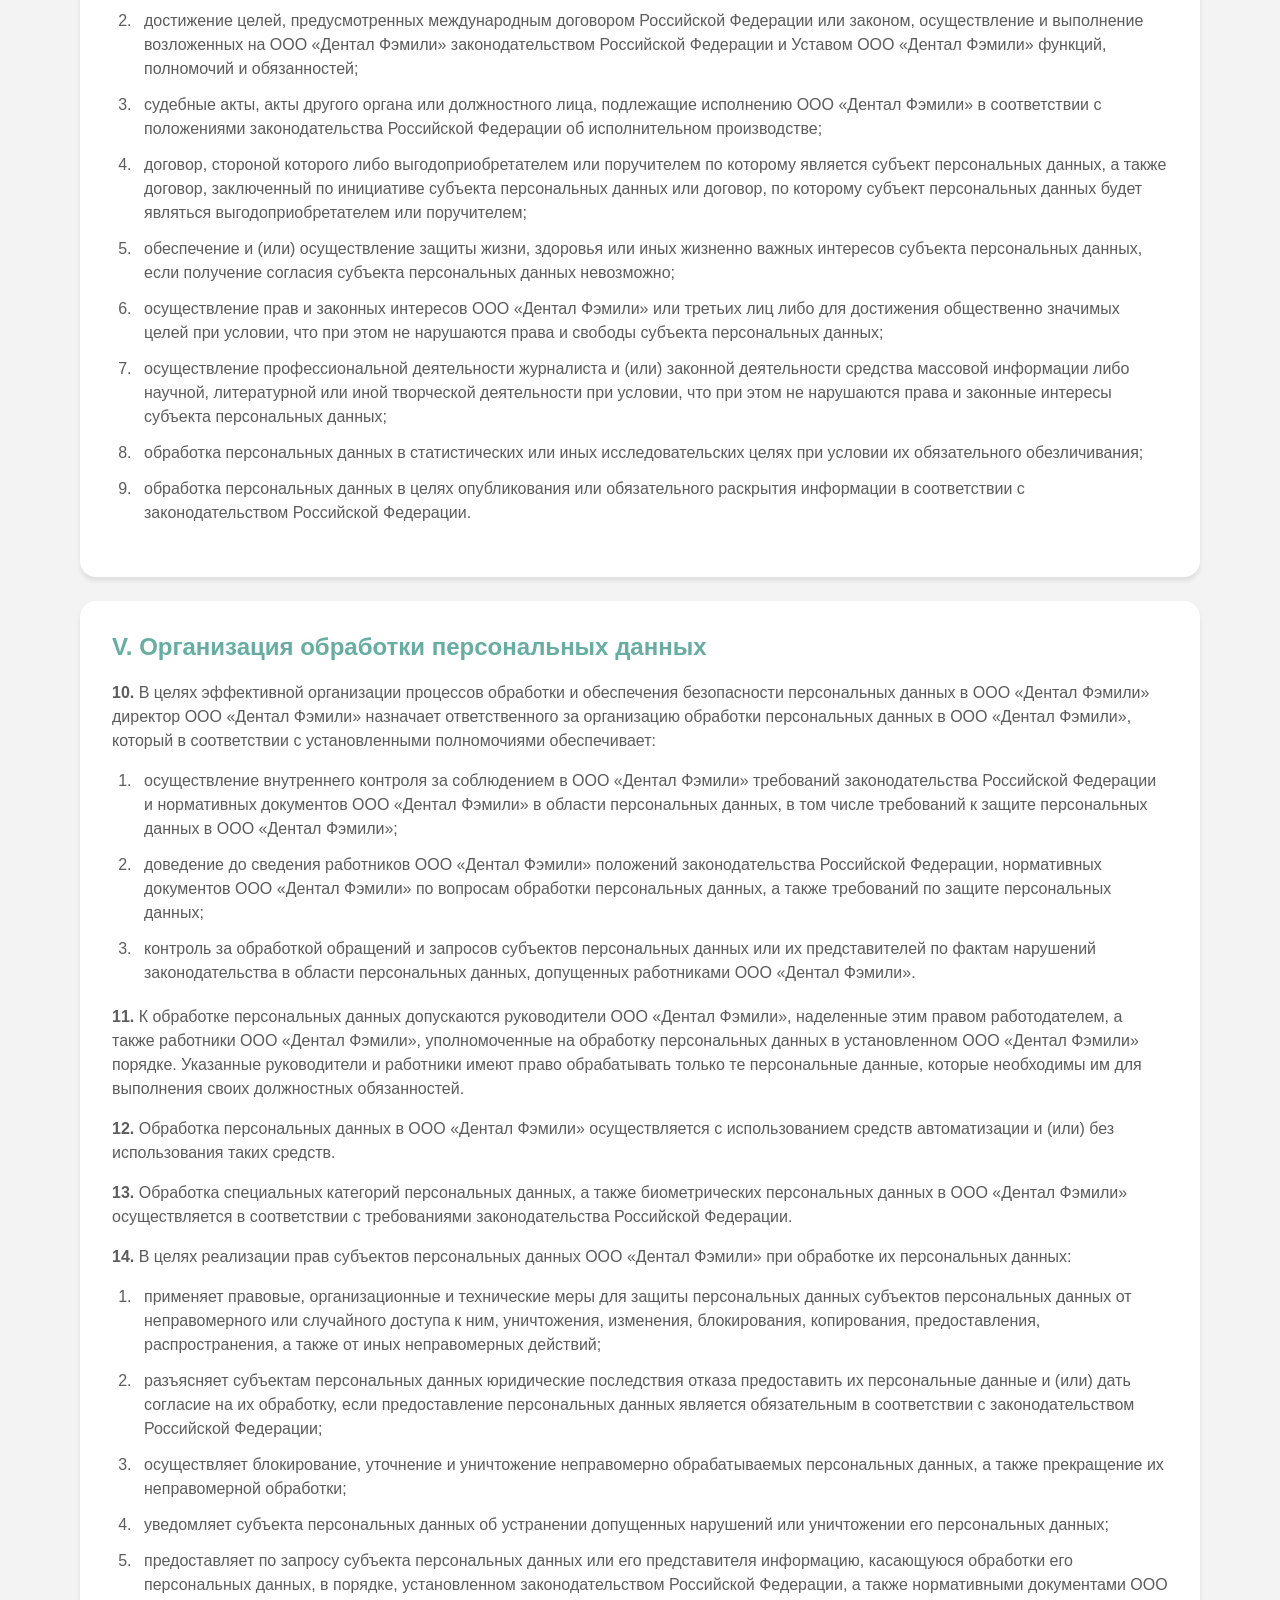
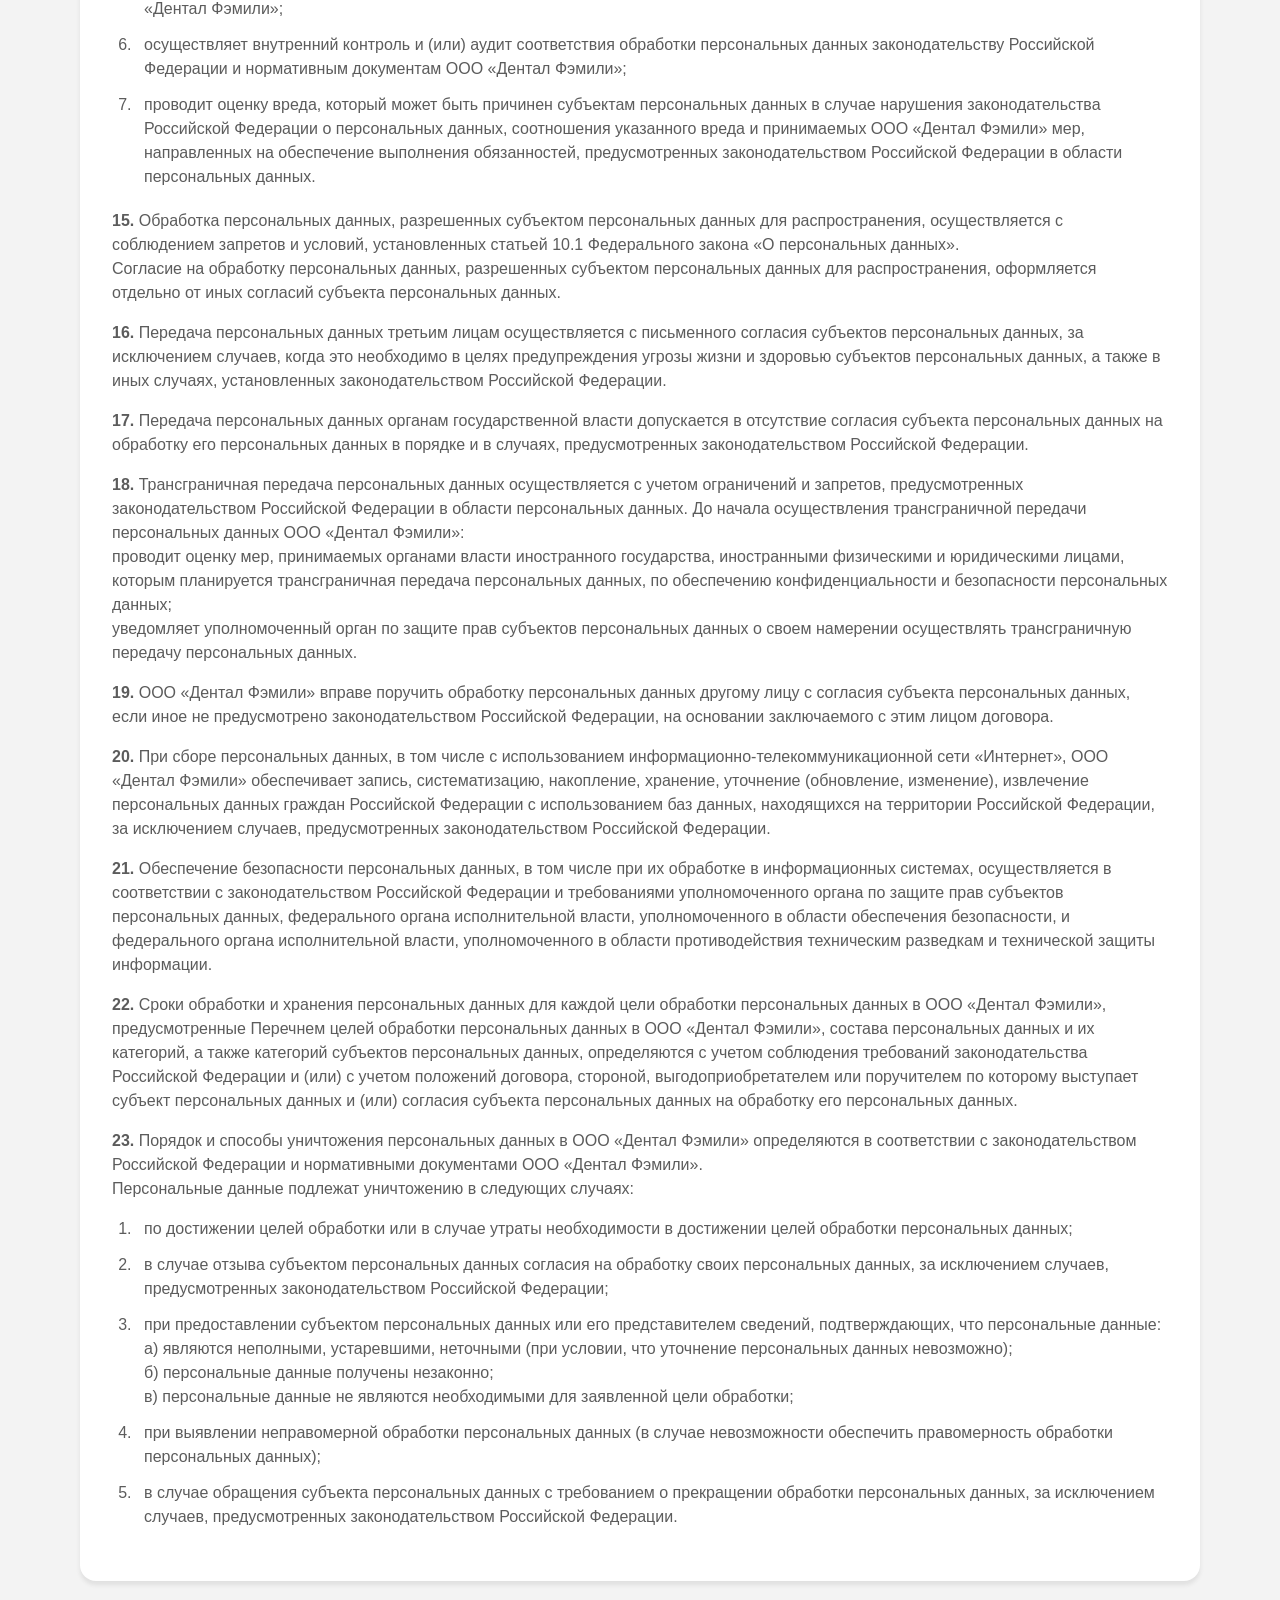
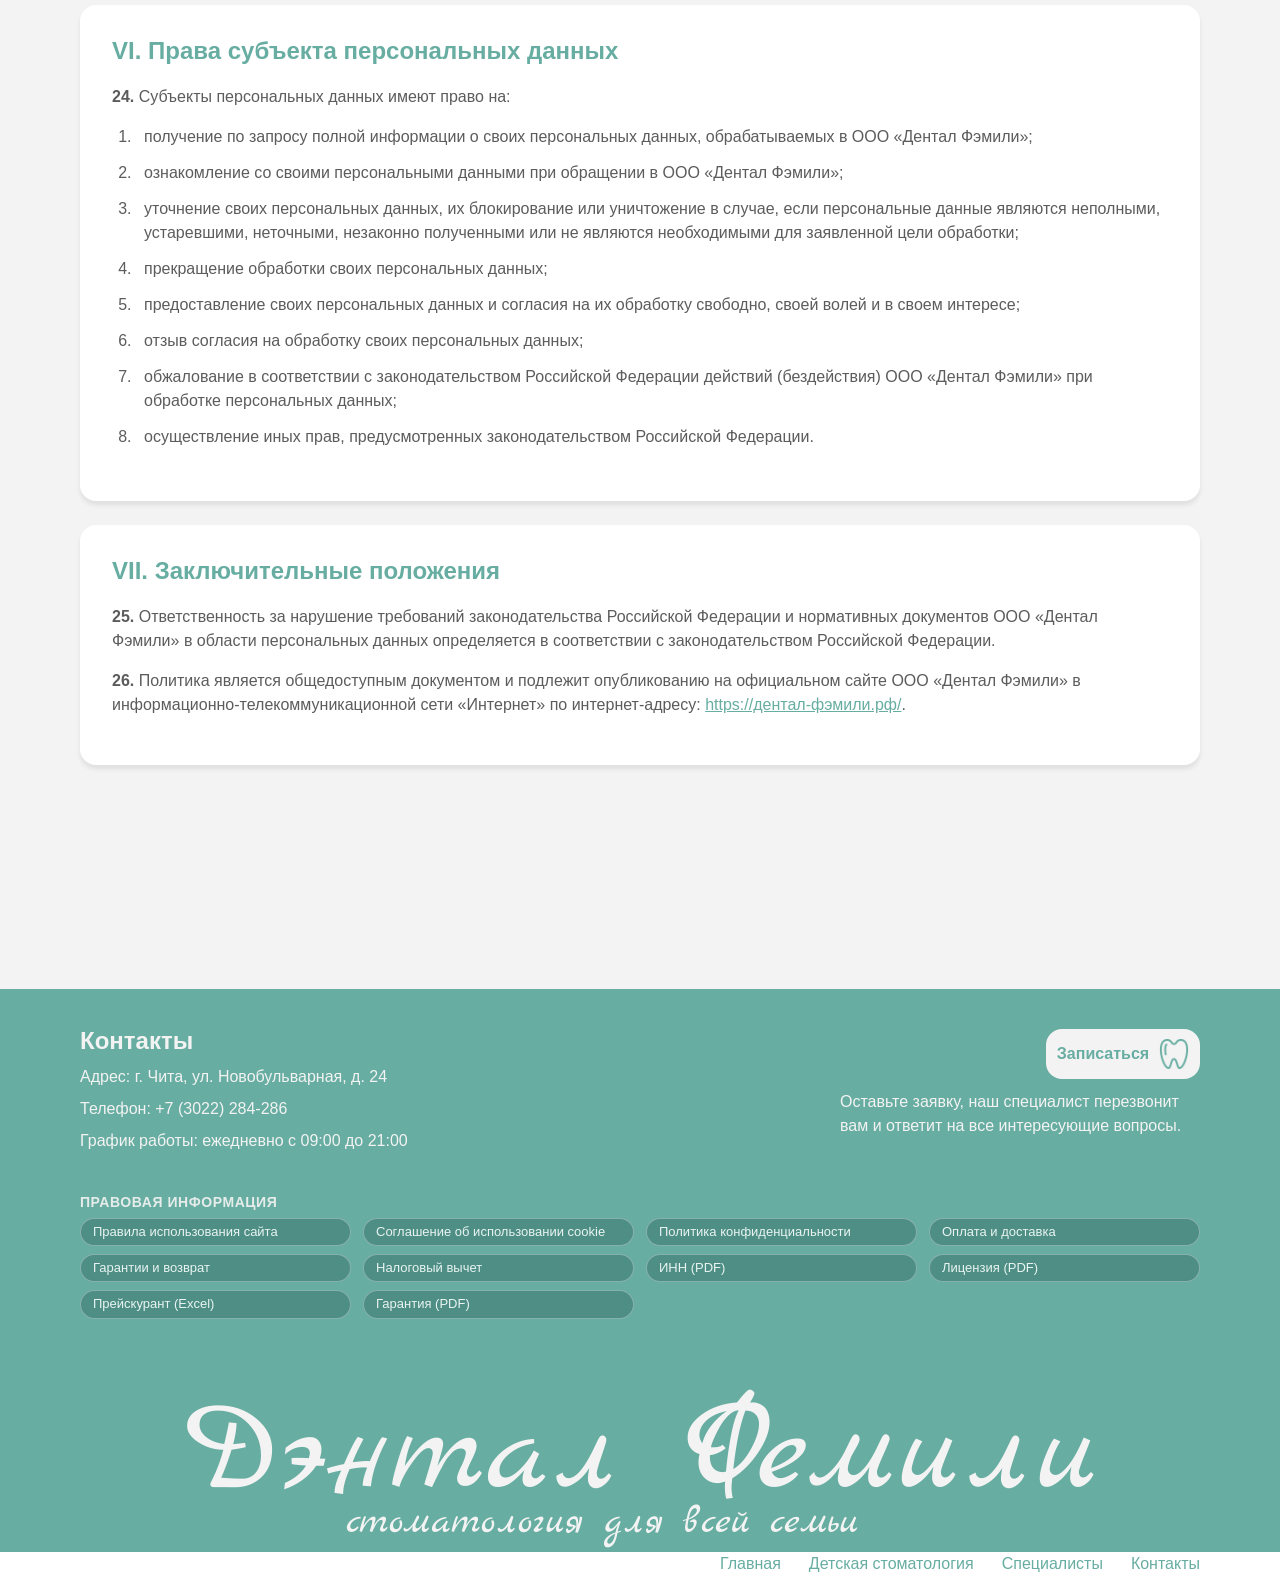
<file: public_html/politic.html>
<!DOCTYPE html>
<html lang="ru">

<head>
    <meta charset="UTF-8">
    <meta name="viewport" content="width=device-width, initial-scale=1.0">
    <title>Политика обработки персональных данных — Дентал Фэмили</title>
    <meta name="description" content="Политика обработки персональных данных в ООО «Дентал Фэмили»">
    <link rel="preconnect" href="https://fonts.googleapis.com">
    <link rel="preconnect" href="https://fonts.gstatic.com" crossorigin>
    <link
        href="https://fonts.googleapis.com/css2?family=Marck+Script&family=Montserrat+Alternates:ital,wght@0,100;0,200;0,300;0,400;0,500;0,600;0,700;0,800;0,900;1,100;1,200;1,300;1,400;1,500;1,600;1,700;1,800;1,900&family=Montserrat:ital,wght@0,100..900;1,100..900&display=swap"
        rel="stylesheet">
    <link rel="stylesheet" href="style.css">
</head>

<body>
    <header class="header center">
        <a class="logo" href="index.html"><img class="logo__img" src="img/logo.svg" alt="Логотип"></a>
        <nav class="menu">
            <a class="menu-link" href="index.html">Главная</a>
            <a class="menu-link" href="service.html">Сервис</a>
            <a class="menu-link" href="pediatric_dentistry.html">Детская стоматология</a>
            <a class="menu-link" href="doctors.html">Специалисты</a>
            <a class="menu-link" href="contacts.html">Контакты</a>
            <a class="menu-link" href="#">Вакансии</a>
        </nav>
    </header>
    <header class="header header_mob header_mob-back-tax">
        <a class="logo" href="index.html"><img class="logo__img" src="img/logo.svg" alt="Логотип"></a>
        <img class="header__menu-mob" src="img/mobil/menu_mob.svg" alt="меню" onclick="menu()">
        <nav class="menu menu_mob">
            <a class="menu-link" href="index.html">Главная</a>
            <a class="menu-link" href="service.html">Сервис</a>
            <a class="menu-link" href="pediatric_dentistry.html">Детская стоматология</a>
            <a class="menu-link" href="doctors.html">Специалисты</a>
            <a class="menu-link" href="contacts.html">Контакты</a>
            <a class="menu-link" href="#">Вакансии</a>
        </nav>
    </header>
    <div class="privacy-policy center">
        <h1 class="privacy-policy__title">Политика обработки персональных данных в ООО «Дентал Фэмили»</h1>
        
        <section class="privacy-policy__section">
            <h2 class="privacy-policy__section-title">I. Общие положения</h2>
            <p class="privacy-policy__text"><strong>1.</strong> Настоящая Политика, разработанная в соответствии с Федеральным законом от 27.07.2006 № 152-ФЗ «О персональных данных», Федеральным законом от 21.11.2011 № 323-ФЗ «Об основах охраны здоровья граждан в Российской Федерации», устанавливает цели, основные принципы, правила и правовые основания обработки персональных данных, а также определяет основные меры по обеспечению их безопасности.</p>
            <p class="privacy-policy__text"><strong>2.</strong> Настоящая Политика разработана для реализации в ООО «Дентал Фэмили» требований законодательства Российской Федерации в области персональных данных, а также обеспечения защиты прав физических лиц при обработке их персональных данных.</p>
            <p class="privacy-policy__text"><strong>3.</strong> Положения настоящей Политики являются основой для разработки и актуализации распорядительных и организационно-правовых документов ООО «Дентал Фэмили», регламентирующих процессы обработки персональных данных различных категорий субъектов персональных данных, а также порядок реализации мер для защиты обрабатываемых персональных данных.</p>
            <p class="privacy-policy__text"><strong>4.</strong> Положения настоящей Политики обязательны для исполнения работниками ООО «Дентал Фэмили», имеющими доступ к персональным данным.</p>
            <p class="privacy-policy__text"><strong>5.</strong> Перечень целей обработки персональных данных в ООО «Дентал Фэмили», состава персональных данных и их категорий, а также категорий субъектов персональных данных предусмотрен приложением.</p>
        </section>

        <section class="privacy-policy__section">
            <h2 class="privacy-policy__section-title">II. Основные понятия</h2>
            <p class="privacy-policy__text"><strong>6.</strong> В настоящей Политике используются следующие понятия:</p>
            <ol class="privacy-policy__list">
                <li class="privacy-policy__list-item">автоматизированная обработка персональных данных - обработка персональных данных с помощью средств вычислительной техники;</li>
                <li class="privacy-policy__list-item">безопасность персональных данных - состояние защищенности персональных данных, характеризуемое способностью пользователей, технических средств и информационных технологий обеспечить конфиденциальность, целостность и доступность персональных данных при их обработке в информационных системах;</li>
                <li class="privacy-policy__list-item">биометрические персональные данные - сведения, характеризующие физиологические и биологические особенности субъекта персональных данных, на основании которых можно установить его личность и которые используются оператором для установления личности субъекта персональных данных;</li>
                <li class="privacy-policy__list-item">информационная система - совокупность содержащейся в базах данных информации и обеспечивающих ее обработку информационных технологий и технических средств;</li>
                <li class="privacy-policy__list-item">контрагент - российское или иностранное юридическое или физическое лицо, с которым ООО «Дентал Фэмили» состоит в договорных отношениях или планирует вступить в договорные отношения, за исключением трудовых отношений;</li>
                <li class="privacy-policy__list-item">конфиденциальность персональных данных - обязательное для соблюдения требование не раскрывать третьим лицам и не распространять персональные данные без согласия субъекта персональных данных, если иное не предусмотрено законодательством Российской Федерации;</li>
                <li class="privacy-policy__list-item">материальный носитель - бумажный или машинный носитель информации, предназначенный для фиксирования, передачи и хранения персональных данных;</li>
                <li class="privacy-policy__list-item">неавтоматизированная обработка персональных данных - обработка персональных данных, осуществляемая при непосредственном участии работника без использования средств вычислительной техники;</li>
                <li class="privacy-policy__list-item">обработка персональных данных - любое действие (операция) или совокупность действий (операций), совершаемых с использованием средств автоматизации или без использования таких средств с персональными данными, включая сбор, запись, систематизацию, накопление, хранение, уточнение (обновление, изменение), извлечение, использование, передачу (распространение, предоставление, доступ), обезличивание, блокирование, удаление (в том числе вымарывание), уничтожение персональных данных;</li>
                <li class="privacy-policy__list-item">оператор - государственный орган, муниципальный орган, юридическое или физическое лицо, самостоятельно или совместно с другими лицами организующее и (или) осуществляющее обработку персональных данных, а также определяющее цели обработки персональных данных, состав персональных данных, подлежащих обработке, действия (операции), совершаемые с персональными данными;</li>
                <li class="privacy-policy__list-item">персональные данные - любая информация, относящаяся к прямо или косвенно определенному или определяемому физическому лицу (субъекту персональных данных);</li>
                <li class="privacy-policy__list-item">персональные данные, разрешенные субъектом персональных данных для распространения, - персональные данные, доступ неограниченного круга лиц к которым предоставлен субъектом персональных данных путем дачи согласия на обработку персональных данных, разрешенных субъектом персональных данных для распространения в порядке, предусмотренном Федеральным законом «О персональных данных»;</li>
                <li class="privacy-policy__list-item">пользователь услуг ООО «Дентал Фэмили» - физическое или юридическое лицо, пользующиеся услугами, оказываемыми ООО «Дентал Фэмили»;</li>
                <li class="privacy-policy__list-item">предоставление персональных данных - действия, направленные на раскрытие персональных данных определенному лицу или определенному кругу лиц;</li>
                <li class="privacy-policy__list-item">распространение персональных данных - действия, направленные на раскрытие персональных данных неопределенному кругу лиц;</li>
                <li class="privacy-policy__list-item">специальные категории персональных данных - категории персональных данных, касающиеся расовой, национальной принадлежности, политических взглядов, религиозных или философских убеждений, состояния здоровья, интимной жизни и судимости;</li>
                <li class="privacy-policy__list-item">субъекты персональных данных - пользователи услуг, контрагенты, работники ООО «Дентал Фэмили», их близкие родственники, кандидаты для приема на работу (соискатели), пенсионеры, состоящие на учете в ООО «Дентал Фэмили», и их официальные представители, а также иные лица, чьи персональные данные стали известны ООО «Дентал Фэмили» при осуществлении своей деятельности, в том числе в силу предоставления им со стороны ООО «Дентал Фэмили» социальных льгот, гарантий и компенсаций;</li>
                <li class="privacy-policy__list-item">трансграничная передача персональных данных - передача персональных данных на территорию иностранного государства органу власти иностранного государства, иностранному физическому или иностранному юридическому лицу;</li>
                <li class="privacy-policy__list-item">уничтожение персональных данных - действия, в результате которых становится невозможным восстановить содержание персональных данных в информационной системе или на машинном носителе и (или) в результате которых уничтожаются материальные носители персональных данных.</li>
            </ol>
        </section>

        <section class="privacy-policy__section">
            <h2 class="privacy-policy__section-title">III. Принципы и правила обработки персональных данных</h2>
            <p class="privacy-policy__text"><strong>7.</strong> Обработка персональных данных в ООО «Дентал Фэмили» осуществляется с соблюдением следующих принципов и правил:</p>
            <ol class="privacy-policy__list">
                <li class="privacy-policy__list-item">обработка осуществляется на законной и справедливой основе;</li>
                <li class="privacy-policy__list-item">обработка ограничивается достижением конкретных, заранее определенных и законных целей;</li>
                <li class="privacy-policy__list-item">обработке подлежат персональные данные, отвечающие целям обработки, при обязательном соответствии их объема и содержания заявленным целям обработки;</li>
                <li class="privacy-policy__list-item">не допускается объединение баз данных, содержащих персональные данные, обработка которых осуществляется в целях, несовместимых между собой;</li>
                <li class="privacy-policy__list-item">при обработке обеспечиваются точность и достаточность персональных данных и, при необходимости, актуальность по отношению к целям обработки с принятием мер по удалению или уточнению неполных или неточных данных либо обеспечением принятия таких мер;</li>
                <li class="privacy-policy__list-item">хранение персональных данных осуществляется в форме, позволяющей определить субъекта персональных данных, не дольше, чем того требуют цели обработки персональных данных, если срок хранения персональных данных не установлен федеральным законом, договором, стороной которого, выгодоприобретателем или поручителем по которому является субъект персональных данных;</li>
                <li class="privacy-policy__list-item">обрабатываемые персональные данные уничтожаются либо обезличиваются по достижении целей обработки или в случае утраты необходимости в достижении этих целей, если иное не предусмотрено законодательством Российской Федерации.</li>
            </ol>
            <p class="privacy-policy__text"><strong>8.</strong> При обработке персональных данных ООО «Дентал Фэмили» обеспечивает их конфиденциальность и безопасность.</p>
        </section>

        <section class="privacy-policy__section">
            <h2 class="privacy-policy__section-title">IV. Правовые основания обработки персональных данных</h2>
            <p class="privacy-policy__text"><strong>9.</strong> Правовыми основаниями обработки персональных данных, на основании которых допускается обработка персональных данных в ООО «Дентал Фэмили», являются:</p>
            <ol class="privacy-policy__list">
                <li class="privacy-policy__list-item">согласие субъекта персональных данных на обработку персональных данных с учетом требований, предусмотренных законодательством Российской Федерации для соответствующей категории персональных данных;</li>
                <li class="privacy-policy__list-item">достижение целей, предусмотренных международным договором Российской Федерации или законом, осуществление и выполнение возложенных на ООО «Дентал Фэмили» законодательством Российской Федерации и Уставом ООО «Дентал Фэмили» функций, полномочий и обязанностей;</li>
                <li class="privacy-policy__list-item">судебные акты, акты другого органа или должностного лица, подлежащие исполнению ООО «Дентал Фэмили» в соответствии с положениями законодательства Российской Федерации об исполнительном производстве;</li>
                <li class="privacy-policy__list-item">договор, стороной которого либо выгодоприобретателем или поручителем по которому является субъект персональных данных, а также договор, заключенный по инициативе субъекта персональных данных или договор, по которому субъект персональных данных будет являться выгодоприобретателем или поручителем;</li>
                <li class="privacy-policy__list-item">обеспечение и (или) осуществление защиты жизни, здоровья или иных жизненно важных интересов субъекта персональных данных, если получение согласия субъекта персональных данных невозможно;</li>
                <li class="privacy-policy__list-item">осуществление прав и законных интересов ООО «Дентал Фэмили» или третьих лиц либо для достижения общественно значимых целей при условии, что при этом не нарушаются права и свободы субъекта персональных данных;</li>
                <li class="privacy-policy__list-item">осуществление профессиональной деятельности журналиста и (или) законной деятельности средства массовой информации либо научной, литературной или иной творческой деятельности при условии, что при этом не нарушаются права и законные интересы субъекта персональных данных;</li>
                <li class="privacy-policy__list-item">обработка персональных данных в статистических или иных исследовательских целях при условии их обязательного обезличивания;</li>
                <li class="privacy-policy__list-item">обработка персональных данных в целях опубликования или обязательного раскрытия информации в соответствии с законодательством Российской Федерации.</li>
            </ol>
        </section>

        <section class="privacy-policy__section">
            <h2 class="privacy-policy__section-title">V. Организация обработки персональных данных</h2>
            <p class="privacy-policy__text"><strong>10.</strong> В целях эффективной организации процессов обработки и обеспечения безопасности персональных данных в ООО «Дентал Фэмили» директор ООО «Дентал Фэмили» назначает ответственного за организацию обработки персональных данных в ООО «Дентал Фэмили», который в соответствии с установленными полномочиями обеспечивает:</p>
            <ol class="privacy-policy__list">
                <li class="privacy-policy__list-item">осуществление внутреннего контроля за соблюдением в ООО «Дентал Фэмили» требований законодательства Российской Федерации и нормативных документов ООО «Дентал Фэмили» в области персональных данных, в том числе требований к защите персональных данных в ООО «Дентал Фэмили»;</li>
                <li class="privacy-policy__list-item">доведение до сведения работников ООО «Дентал Фэмили» положений законодательства Российской Федерации, нормативных документов ООО «Дентал Фэмили» по вопросам обработки персональных данных, а также требований по защите персональных данных;</li>
                <li class="privacy-policy__list-item">контроль за обработкой обращений и запросов субъектов персональных данных или их представителей по фактам нарушений законодательства в области персональных данных, допущенных работниками ООО «Дентал Фэмили».</li>
            </ol>
            <p class="privacy-policy__text"><strong>11.</strong> К обработке персональных данных допускаются руководители ООО «Дентал Фэмили», наделенные этим правом работодателем, а также работники ООО «Дентал Фэмили», уполномоченные на обработку персональных данных в установленном ООО «Дентал Фэмили» порядке. Указанные руководители и работники имеют право обрабатывать только те персональные данные, которые необходимы им для выполнения своих должностных обязанностей.</p>
            <p class="privacy-policy__text"><strong>12.</strong> Обработка персональных данных в ООО «Дентал Фэмили» осуществляется с использованием средств автоматизации и (или) без использования таких средств.</p>
            <p class="privacy-policy__text"><strong>13.</strong> Обработка специальных категорий персональных данных, а также биометрических персональных данных в ООО «Дентал Фэмили» осуществляется в соответствии с требованиями законодательства Российской Федерации.</p>
            <p class="privacy-policy__text"><strong>14.</strong> В целях реализации прав субъектов персональных данных ООО «Дентал Фэмили» при обработке их персональных данных:</p>
            <ol class="privacy-policy__list">
                <li class="privacy-policy__list-item">применяет правовые, организационные и технические меры для защиты персональных данных субъектов персональных данных от неправомерного или случайного доступа к ним, уничтожения, изменения, блокирования, копирования, предоставления, распространения, а также от иных неправомерных действий;</li>
                <li class="privacy-policy__list-item">разъясняет субъектам персональных данных юридические последствия отказа предоставить их персональные данные и (или) дать согласие на их обработку, если предоставление персональных данных является обязательным в соответствии с законодательством Российской Федерации;</li>
                <li class="privacy-policy__list-item">осуществляет блокирование, уточнение и уничтожение неправомерно обрабатываемых персональных данных, а также прекращение их неправомерной обработки;</li>
                <li class="privacy-policy__list-item">уведомляет субъекта персональных данных об устранении допущенных нарушений или уничтожении его персональных данных;</li>
                <li class="privacy-policy__list-item">предоставляет по запросу субъекта персональных данных или его представителя информацию, касающуюся обработки его персональных данных, в порядке, установленном законодательством Российской Федерации, а также нормативными документами ООО «Дентал Фэмили»;</li>
                <li class="privacy-policy__list-item">осуществляет внутренний контроль и (или) аудит соответствия обработки персональных данных законодательству Российской Федерации и нормативным документам ООО «Дентал Фэмили»;</li>
                <li class="privacy-policy__list-item">проводит оценку вреда, который может быть причинен субъектам персональных данных в случае нарушения законодательства Российской Федерации о персональных данных, соотношения указанного вреда и принимаемых ООО «Дентал Фэмили» мер, направленных на обеспечение выполнения обязанностей, предусмотренных законодательством Российской Федерации в области персональных данных.</li>
            </ol>
            <p class="privacy-policy__text"><strong>15.</strong> Обработка персональных данных, разрешенных субъектом персональных данных для распространения, осуществляется с соблюдением запретов и условий, установленных статьей 10.1 Федерального закона «О персональных данных».<br>Согласие на обработку персональных данных, разрешенных субъектом персональных данных для распространения, оформляется отдельно от иных согласий субъекта персональных данных.</p>
            <p class="privacy-policy__text"><strong>16.</strong> Передача персональных данных третьим лицам осуществляется с письменного согласия субъектов персональных данных, за исключением случаев, когда это необходимо в целях предупреждения угрозы жизни и здоровью субъектов персональных данных, а также в иных случаях, установленных законодательством Российской Федерации.</p>
            <p class="privacy-policy__text"><strong>17.</strong> Передача персональных данных органам государственной власти допускается в отсутствие согласия субъекта персональных данных на обработку его персональных данных в порядке и в случаях, предусмотренных законодательством Российской Федерации.</p>
            <p class="privacy-policy__text"><strong>18.</strong> Трансграничная передача персональных данных осуществляется с учетом ограничений и запретов, предусмотренных законодательством Российской Федерации в области персональных данных. До начала осуществления трансграничной передачи персональных данных ООО «Дентал Фэмили»:<br>проводит оценку мер, принимаемых органами власти иностранного государства, иностранными физическими и юридическими лицами, которым планируется трансграничная передача персональных данных, по обеспечению конфиденциальности и безопасности персональных данных;<br>уведомляет уполномоченный орган по защите прав субъектов персональных данных о своем намерении осуществлять трансграничную передачу персональных данных.</p>
            <p class="privacy-policy__text"><strong>19.</strong> ООО «Дентал Фэмили» вправе поручить обработку персональных данных другому лицу с согласия субъекта персональных данных, если иное не предусмотрено законодательством Российской Федерации, на основании заключаемого с этим лицом договора.</p>
            <p class="privacy-policy__text"><strong>20.</strong> При сборе персональных данных, в том числе с использованием информационно-телекоммуникационной сети «Интернет», ООО «Дентал Фэмили» обеспечивает запись, систематизацию, накопление, хранение, уточнение (обновление, изменение), извлечение персональных данных граждан Российской Федерации с использованием баз данных, находящихся на территории Российской Федерации, за исключением случаев, предусмотренных законодательством Российской Федерации.</p>
            <p class="privacy-policy__text"><strong>21.</strong> Обеспечение безопасности персональных данных, в том числе при их обработке в информационных системах, осуществляется в соответствии с законодательством Российской Федерации и требованиями уполномоченного органа по защите прав субъектов персональных данных, федерального органа исполнительной власти, уполномоченного в области обеспечения безопасности, и федерального органа исполнительной власти, уполномоченного в области противодействия техническим разведкам и технической защиты информации.</p>
            <p class="privacy-policy__text"><strong>22.</strong> Сроки обработки и хранения персональных данных для каждой цели обработки персональных данных в ООО «Дентал Фэмили», предусмотренные Перечнем целей обработки персональных данных в ООО «Дентал Фэмили», состава персональных данных и их категорий, а также категорий субъектов персональных данных, определяются с учетом соблюдения требований законодательства Российской Федерации и (или) с учетом положений договора, стороной, выгодоприобретателем или поручителем по которому выступает субъект персональных данных и (или) согласия субъекта персональных данных на обработку его персональных данных.</p>
            <p class="privacy-policy__text"><strong>23.</strong> Порядок и способы уничтожения персональных данных в ООО «Дентал Фэмили» определяются в соответствии с законодательством Российской Федерации и нормативными документами ООО «Дентал Фэмили».<br>Персональные данные подлежат уничтожению в следующих случаях:</p>
            <ol class="privacy-policy__list">
                <li class="privacy-policy__list-item">по достижении целей обработки или в случае утраты необходимости в достижении целей обработки персональных данных;</li>
                <li class="privacy-policy__list-item">в случае отзыва субъектом персональных данных согласия на обработку своих персональных данных, за исключением случаев, предусмотренных законодательством Российской Федерации;</li>
                <li class="privacy-policy__list-item">при предоставлении субъектом персональных данных или его представителем сведений, подтверждающих, что персональные данные:<br>а) являются неполными, устаревшими, неточными (при условии, что уточнение персональных данных невозможно);<br>б) персональные данные получены незаконно;<br>в) персональные данные не являются необходимыми для заявленной цели обработки;</li>
                <li class="privacy-policy__list-item">при выявлении неправомерной обработки персональных данных (в случае невозможности обеспечить правомерность обработки персональных данных);</li>
                <li class="privacy-policy__list-item">в случае обращения субъекта персональных данных с требованием о прекращении обработки персональных данных, за исключением случаев, предусмотренных законодательством Российской Федерации.</li>
            </ol>
        </section>

        <section class="privacy-policy__section">
            <h2 class="privacy-policy__section-title">VI. Права субъекта персональных данных</h2>
            <p class="privacy-policy__text"><strong>24.</strong> Субъекты персональных данных имеют право на:</p>
            <ol class="privacy-policy__list">
                <li class="privacy-policy__list-item">получение по запросу полной информации о своих персональных данных, обрабатываемых в ООО «Дентал Фэмили»;</li>
                <li class="privacy-policy__list-item">ознакомление со своими персональными данными при обращении в ООО «Дентал Фэмили»;</li>
                <li class="privacy-policy__list-item">уточнение своих персональных данных, их блокирование или уничтожение в случае, если персональные данные являются неполными, устаревшими, неточными, незаконно полученными или не являются необходимыми для заявленной цели обработки;</li>
                <li class="privacy-policy__list-item">прекращение обработки своих персональных данных;</li>
                <li class="privacy-policy__list-item">предоставление своих персональных данных и согласия на их обработку свободно, своей волей и в своем интересе;</li>
                <li class="privacy-policy__list-item">отзыв согласия на обработку своих персональных данных;</li>
                <li class="privacy-policy__list-item">обжалование в соответствии с законодательством Российской Федерации действий (бездействия) ООО «Дентал Фэмили» при обработке персональных данных;</li>
                <li class="privacy-policy__list-item">осуществление иных прав, предусмотренных законодательством Российской Федерации.</li>
            </ol>
        </section>

        <section class="privacy-policy__section">
            <h2 class="privacy-policy__section-title">VII. Заключительные положения</h2>
            <p class="privacy-policy__text"><strong>25.</strong> Ответственность за нарушение требований законодательства Российской Федерации и нормативных документов ООО «Дентал Фэмили» в области персональных данных определяется в соответствии с законодательством Российской Федерации.</p>
            <p class="privacy-policy__text"><strong>26.</strong> Политика является общедоступным документом и подлежит опубликованию на официальном сайте ООО «Дентал Фэмили» в информационно-телекоммуникационной сети «Интернет» по интернет-адресу: <a href="https://дентал-фэмили.рф/" class="privacy-policy__link">https://дентал-фэмили.рф/</a>.</p>
        </section>
    </div>
    
    <div class="padding"></div>
    <footer class="footer">
        <div class="footer__content center">
            <div class="footer__contacts-box">
                <div class="footer__contacts">
                    <h2 class="footer__title">Контакты</h2>
                    <div class="footer__address">
                        <p class="footer__text">Адрес: г. Чита, ул. Новобульварная, д. 24</p>
                        <p class="footer__text">Телефон: +7 (3022) 284-286</p>
                        <p class="footer__text">График работы: ежедневно с 09:00 до 21:00</p>
                    </div>
                </div>
                <div class="footer__sign-up">
                    <button class="footer__button" onclick="document.location='#sign_up'">Записаться<img
                            src="img/button-footer.svg" alt="Кнопка записаться"></button>
                    <p class="footer__text">Оставьте заявку, наш специалист перезвонит вам и ответит на все интересующие
                        вопросы.</p>
                </div>
               
            </div>
            <div class="footer__rules-box">
                <p class="footer__rules-title">Правовая информация</p>
                <div class="footer__rules-list">
                    <div class="footer__rules-column">
                        <a class="footer__rules" href="rules.html">Правила использования сайта</a>
                        <a class="footer__rules" href="agreement.html">Соглашение об использовании cookie</a>
                        <a class="footer__rules" href="politic.html">Политика конфиденциальности</a>
                        <a class="footer__rules" href="payment.html">Оплата и доставка</a>
                        <a class="footer__rules" href="garancy.html">Гарантии и возврат</a>
                    </div>
                    <div class="footer__rules-column">
                        <a class="footer__rules" href="tax_deduction.html">Налоговый вычет</a>
                        <a class="footer__rules" href="ИНН.pdf" download>ИНН (PDF)</a>
                        <a class="footer__rules" href="Л041-01124-75_00362555.pdf" download>Лицензия (PDF)</a>
                        <a class="footer__rules" href="Прейскурант.xlsx" download>Прейскурант (Excel)</a>
                        <a class="footer__rules" href="гарантия.pdf" download>Гарантия (PDF)</a>
                    </div>
                </div>
            </div>
            <div class="footer__name-clinic">
                <p class="footer__name-big">Дэнтал Фемили</p>
                <p class="footer__name-small">стоматология для всей семьи</p>
            </div>
        </div>
        <nav class="footer__nav center">
            <a class="footer__link" href="index.html">Главная</a>
            <a class="footer__link" href="pediatric_dentistry.html">Детская стоматология</a>
            <a class="footer__link" href="doctors.html">Специалисты</a>
            <a class="footer__link" href="contacts.html">Контакты</a>
        </nav>
    </footer>
    <script src="script.js"></script>
</body>

</html>
</file>
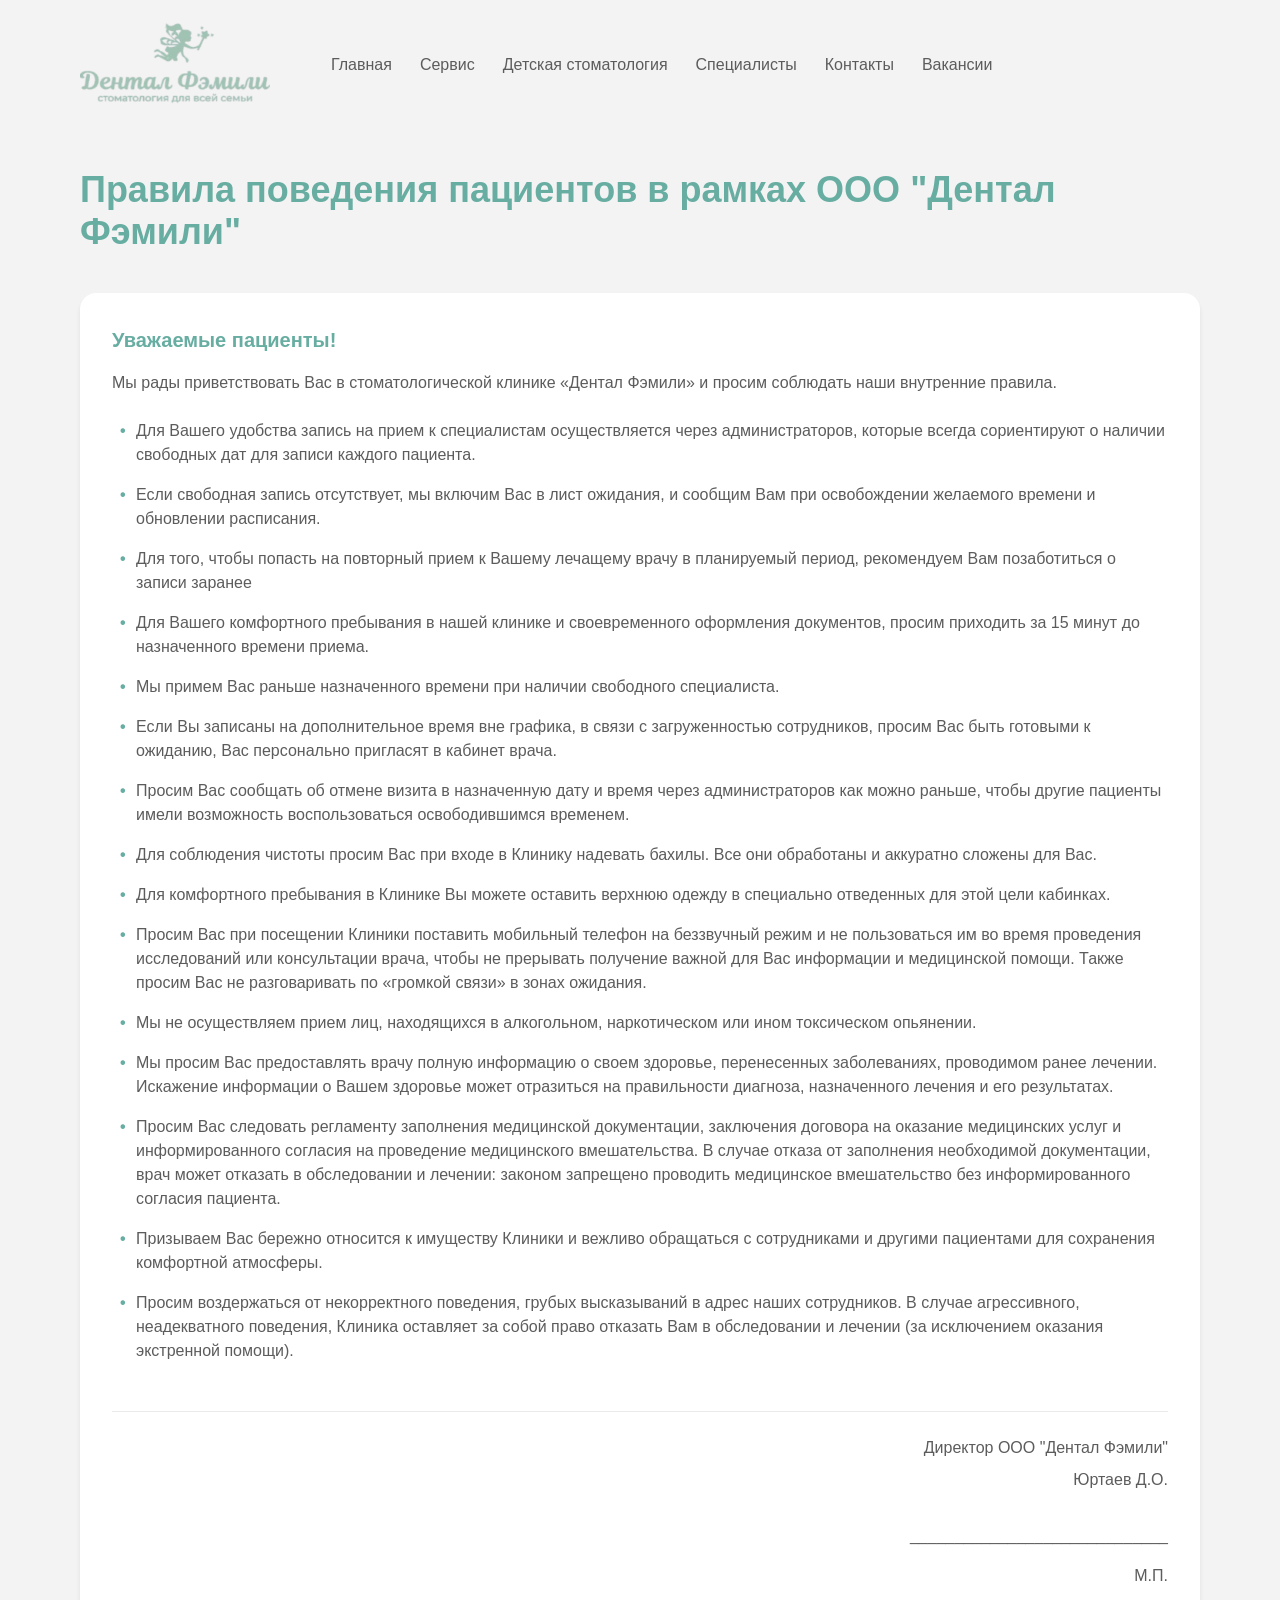
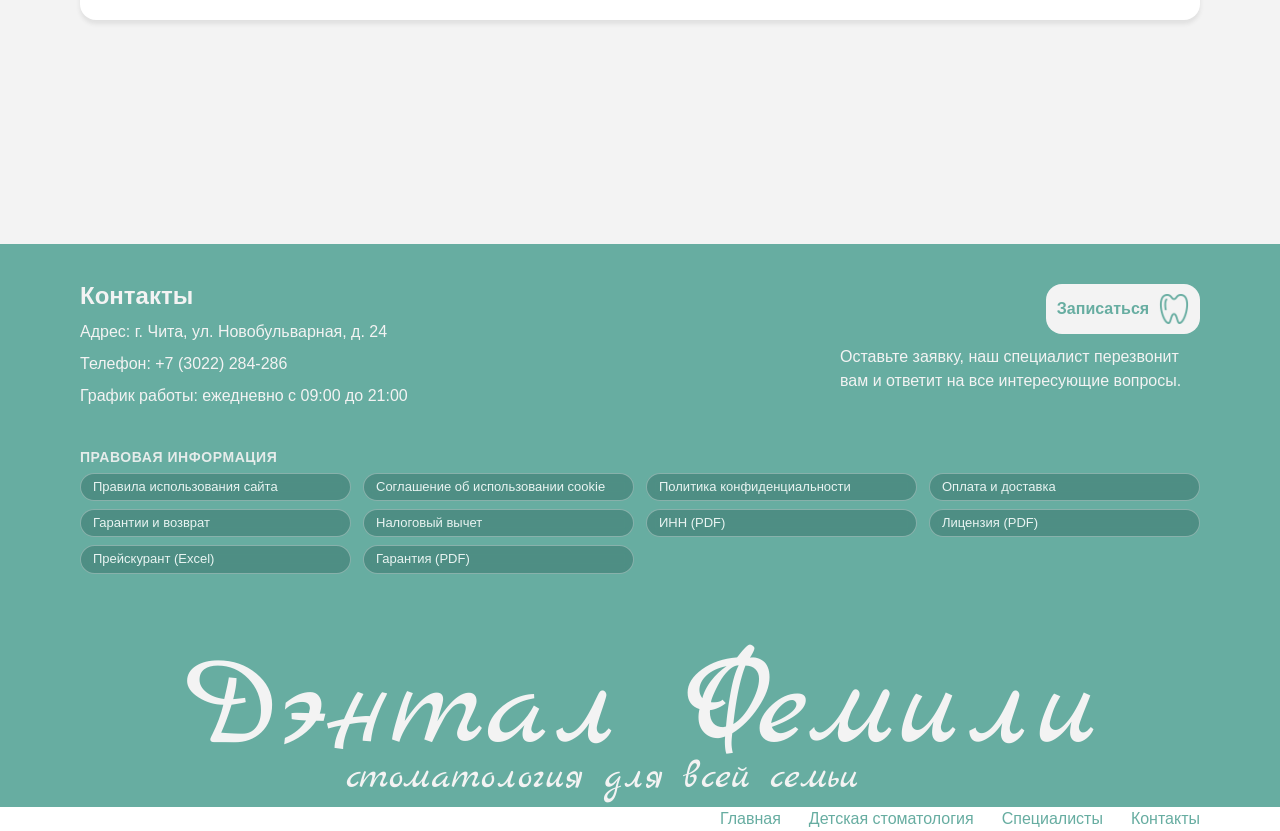
<file: public_html/rules.html>
<!DOCTYPE html>
<html lang="ru">

<head>
    <meta charset="UTF-8">
    <meta name="viewport" content="width=device-width, initial-scale=1.0">
    <title>Правила поведения пациентов — Дентал Фэмили</title>
    <meta name="description" content="Правила поведения пациентов в рамках ООО «Дентал Фэмили»">
    <link rel="preconnect" href="https://fonts.googleapis.com">
    <link rel="preconnect" href="https://fonts.gstatic.com" crossorigin>
    <link
        href="https://fonts.googleapis.com/css2?family=Marck+Script&family=Montserrat+Alternates:ital,wght@0,100;0,200;0,300;0,400;0,500;0,600;0,700;0,800;0,900;1,100;1,200;1,300;1,400;1,500;1,600;1,700;1,800;1,900&family=Montserrat:ital,wght@0,100..900;1,100..900&display=swap"
        rel="stylesheet">
    <link rel="stylesheet" href="style.css">
</head>

<body>
    <header class="header center">
        <a class="logo" href="index.html"><img class="logo__img" src="img/logo.svg" alt="Логотип"></a>
        <nav class="menu">
            <a class="menu-link" href="index.html">Главная</a>
            <a class="menu-link" href="service.html">Сервис</a>
            <a class="menu-link" href="pediatric_dentistry.html">Детская стоматология</a>
            <a class="menu-link" href="doctors.html">Специалисты</a>
            <a class="menu-link" href="contacts.html">Контакты</a>
            <a class="menu-link" href="#">Вакансии</a>
        </nav>
    </header>
    <header class="header header_mob header_mob-back-tax">
        <a class="logo" href="index.html"><img class="logo__img" src="img/logo.svg" alt="Логотип"></a>
        <img class="header__menu-mob" src="img/mobil/menu_mob.svg" alt="меню" onclick="menu()">
        <nav class="menu menu_mob">
            <a class="menu-link" href="index.html">Главная</a>
            <a class="menu-link" href="service.html">Сервис</a>
            <a class="menu-link" href="pediatric_dentistry.html">Детская стоматология</a>
            <a class="menu-link" href="doctors.html">Специалисты</a>
            <a class="menu-link" href="contacts.html">Контакты</a>
            <a class="menu-link" href="#">Вакансии</a>
        </nav>
    </header>
    <div class="rules-policy center">
        <h1 class="rules-policy__title">Правила поведения пациентов в рамках ООО "Дентал Фэмили"</h1>
        
        <section class="rules-policy__section">
            <p class="rules-policy__greeting">Уважаемые пациенты!</p>
            <p class="rules-policy__text">Мы рады приветствовать Вас в стоматологической клинике «Дентал Фэмили» и просим соблюдать наши внутренние правила.</p>
            
            <ul class="rules-policy__list">
                <li class="rules-policy__list-item">Для Вашего удобства запись на прием к специалистам осуществляется через администраторов, которые всегда сориентируют о наличии свободных дат для записи каждого пациента.</li>
                <li class="rules-policy__list-item">Если свободная запись отсутствует, мы включим Вас в лист ожидания, и сообщим Вам при освобождении желаемого времени и обновлении расписания.</li>
                <li class="rules-policy__list-item">Для того, чтобы попасть на повторный прием к Вашему лечащему врачу в планируемый период, рекомендуем Вам позаботиться о записи заранее</li>
                <li class="rules-policy__list-item">Для Вашего комфортного пребывания в нашей клинике и своевременного оформления документов, просим приходить за 15 минут до назначенного времени приема.</li>
                <li class="rules-policy__list-item">Мы примем Вас раньше назначенного времени при наличии свободного специалиста.</li>
                <li class="rules-policy__list-item">Если Вы записаны на дополнительное время вне графика, в связи с загруженностью сотрудников, просим Вас быть готовыми к ожиданию, Вас персонально пригласят в кабинет врача.</li>
                <li class="rules-policy__list-item">Просим Вас сообщать об отмене визита в назначенную дату и время через администраторов как можно раньше, чтобы другие пациенты имели возможность воспользоваться освободившимся временем.</li>
                <li class="rules-policy__list-item">Для соблюдения чистоты просим Вас при входе в Клинику надевать бахилы. Все они обработаны и аккуратно сложены для Вас.</li>
                <li class="rules-policy__list-item">Для комфортного пребывания в Клинике Вы можете оставить верхнюю одежду в специально отведенных для этой цели кабинках.</li>
                <li class="rules-policy__list-item">Просим Вас при посещении Клиники поставить мобильный телефон на беззвучный режим и не пользоваться им во время проведения исследований или консультации врача, чтобы не прерывать получение важной для Вас информации и медицинской помощи. Также просим Вас не разговаривать по «громкой связи» в зонах ожидания.</li>
                <li class="rules-policy__list-item">Мы не осуществляем прием лиц, находящихся в алкогольном, наркотическом или ином токсическом опьянении.</li>
                <li class="rules-policy__list-item">Мы просим Вас предоставлять врачу полную информацию о своем здоровье, перенесенных заболеваниях, проводимом ранее лечении. Искажение информации о Вашем здоровье может отразиться на правильности диагноза, назначенного лечения и его результатах.</li>
                <li class="rules-policy__list-item">Просим Вас следовать регламенту заполнения медицинской документации, заключения договора на оказание медицинских услуг и информированного согласия на проведение медицинского вмешательства. В случае отказа от заполнения необходимой документации, врач может отказать в обследовании и лечении: законом запрещено проводить медицинское вмешательство без информированного согласия пациента.</li>
                <li class="rules-policy__list-item">Призываем Вас бережно относится к имуществу Клиники и вежливо обращаться с сотрудниками и другими пациентами для сохранения комфортной атмосферы.</li>
                <li class="rules-policy__list-item">Просим воздержаться от некорректного поведения, грубых высказываний в адрес наших сотрудников. В случае агрессивного, неадекватного поведения, Клиника оставляет за собой право отказать Вам в обследовании и лечении (за исключением оказания экстренной помощи).</li>
            </ul>

            <div class="rules-policy__signature">
                <p class="rules-policy__signature-text">Директор ООО "Дентал Фэмили"</p>
                <p class="rules-policy__signature-name">Юртаев Д.О.</p>
                <div class="rules-policy__signature-line">_____________________________</div>
                <p class="rules-policy__signature-stamp">М.П.</p>
            </div>
        </section>
    </div>
    
    <div class="padding"></div>
    <footer class="footer">
        <div class="footer__content center">
            <div class="footer__contacts-box">
                <div class="footer__contacts">
                    <h2 class="footer__title">Контакты</h2>
                    <div class="footer__address">
                        <p class="footer__text">Адрес: г. Чита, ул. Новобульварная, д. 24</p>
                        <p class="footer__text">Телефон: +7 (3022) 284-286</p>
                        <p class="footer__text">График работы: ежедневно с 09:00 до 21:00</p>
                    </div>
                </div>
                <div class="footer__sign-up">
                    <button class="footer__button" onclick="document.location='#sign_up'">Записаться<img
                            src="img/button-footer.svg" alt="Кнопка записаться"></button>
                    <p class="footer__text">Оставьте заявку, наш специалист перезвонит вам и ответит на все интересующие
                        вопросы.</p>
                </div>
               
            </div>
            <div class="footer__rules-box">
                <p class="footer__rules-title">Правовая информация</p>
                <div class="footer__rules-list">
                    <div class="footer__rules-column">
                        <a class="footer__rules" href="rules.html">Правила использования сайта</a>
                        <a class="footer__rules" href="agreement.html">Соглашение об использовании cookie</a>
                        <a class="footer__rules" href="politic.html">Политика конфиденциальности</a>
                        <a class="footer__rules" href="payment.html">Оплата и доставка</a>
                        <a class="footer__rules" href="garancy.html">Гарантии и возврат</a>
                    </div>
                    <div class="footer__rules-column">
                        <a class="footer__rules" href="tax_deduction.html">Налоговый вычет</a>
                        <a class="footer__rules" href="ИНН.pdf" download>ИНН (PDF)</a>
                        <a class="footer__rules" href="Л041-01124-75_00362555.pdf" download>Лицензия (PDF)</a>
                        <a class="footer__rules" href="Прейскурант.xlsx" download>Прейскурант (Excel)</a>
                        <a class="footer__rules" href="гарантия.pdf" download>Гарантия (PDF)</a>
                    </div>
                </div>
            </div>
            <div class="footer__name-clinic">
                <p class="footer__name-big">Дэнтал Фемили</p>
                <p class="footer__name-small">стоматология для всей семьи</p>
            </div>
        </div>
        <nav class="footer__nav center">
            <a class="footer__link" href="index.html">Главная</a>
            <a class="footer__link" href="pediatric_dentistry.html">Детская стоматология</a>
            <a class="footer__link" href="doctors.html">Специалисты</a>
            <a class="footer__link" href="contacts.html">Контакты</a>
        </nav>
    </footer>
    <script src="script.js"></script>
</body>

</html>
</file>
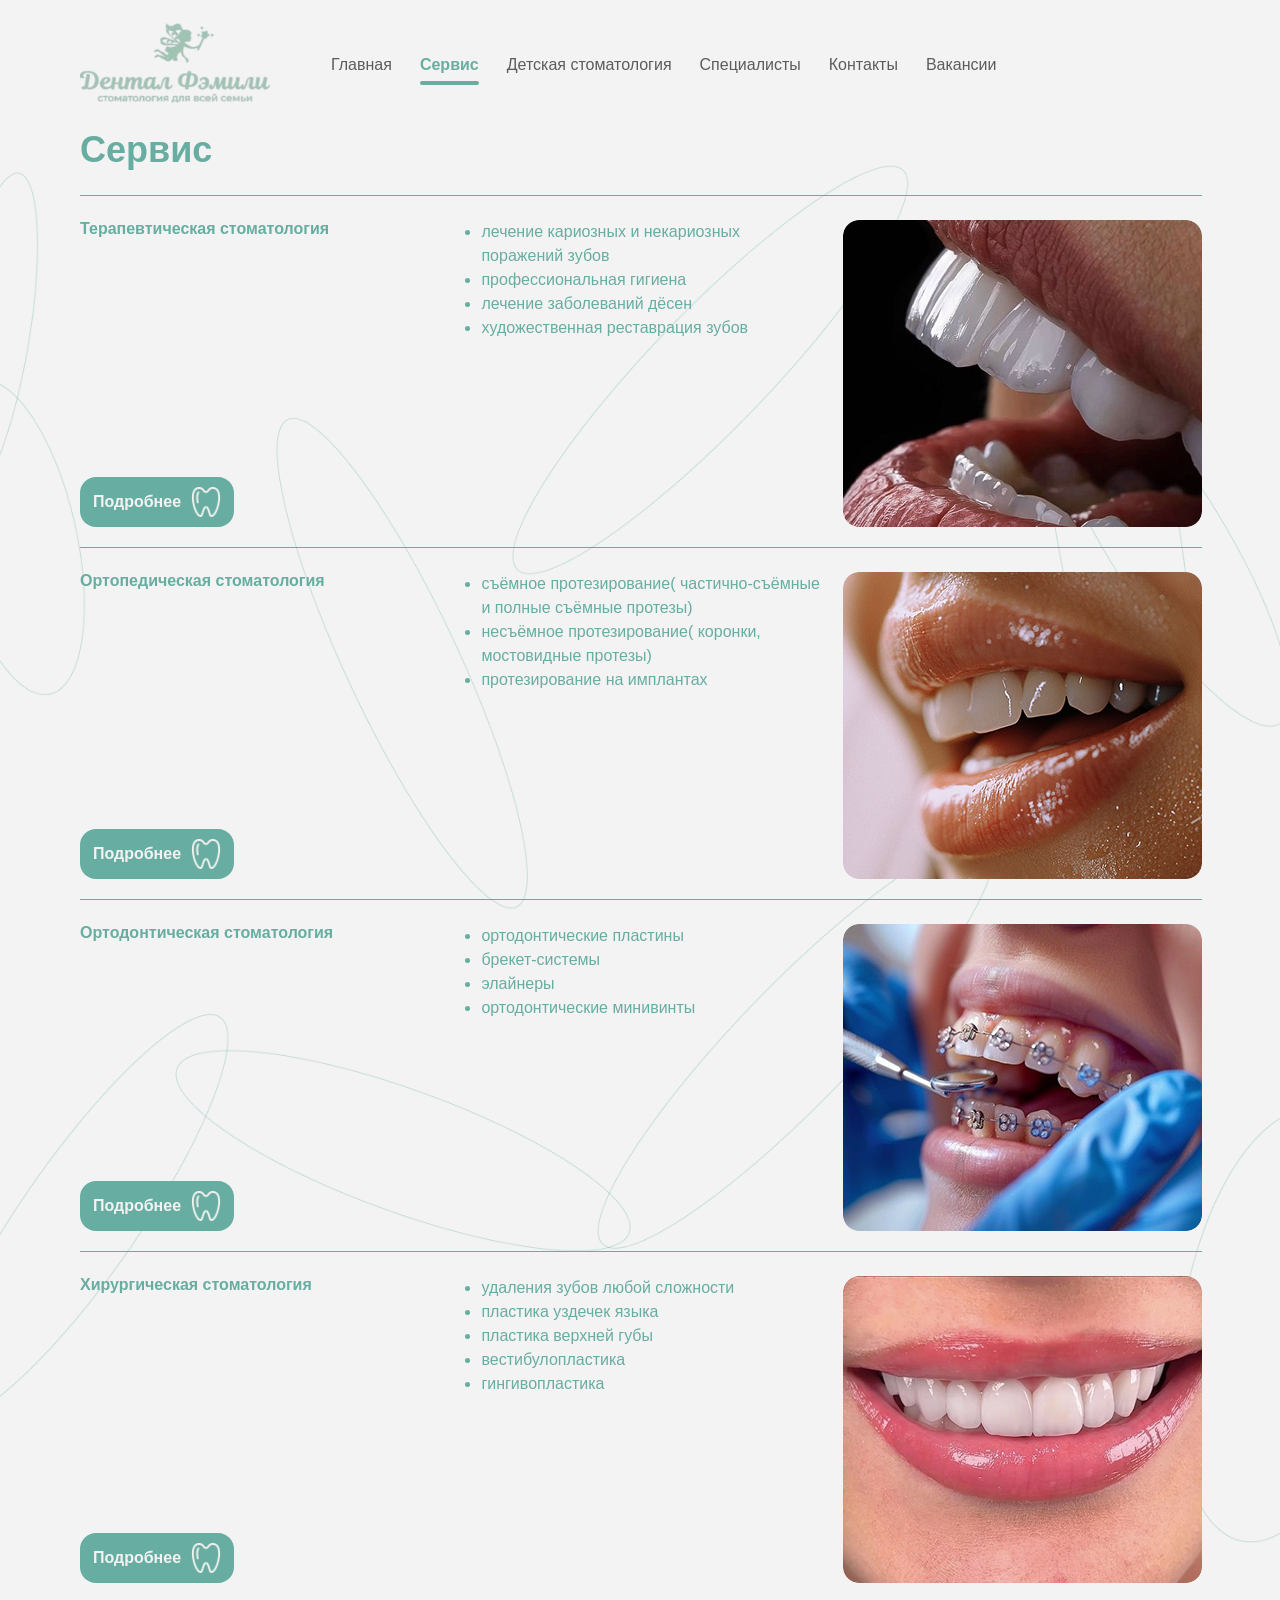
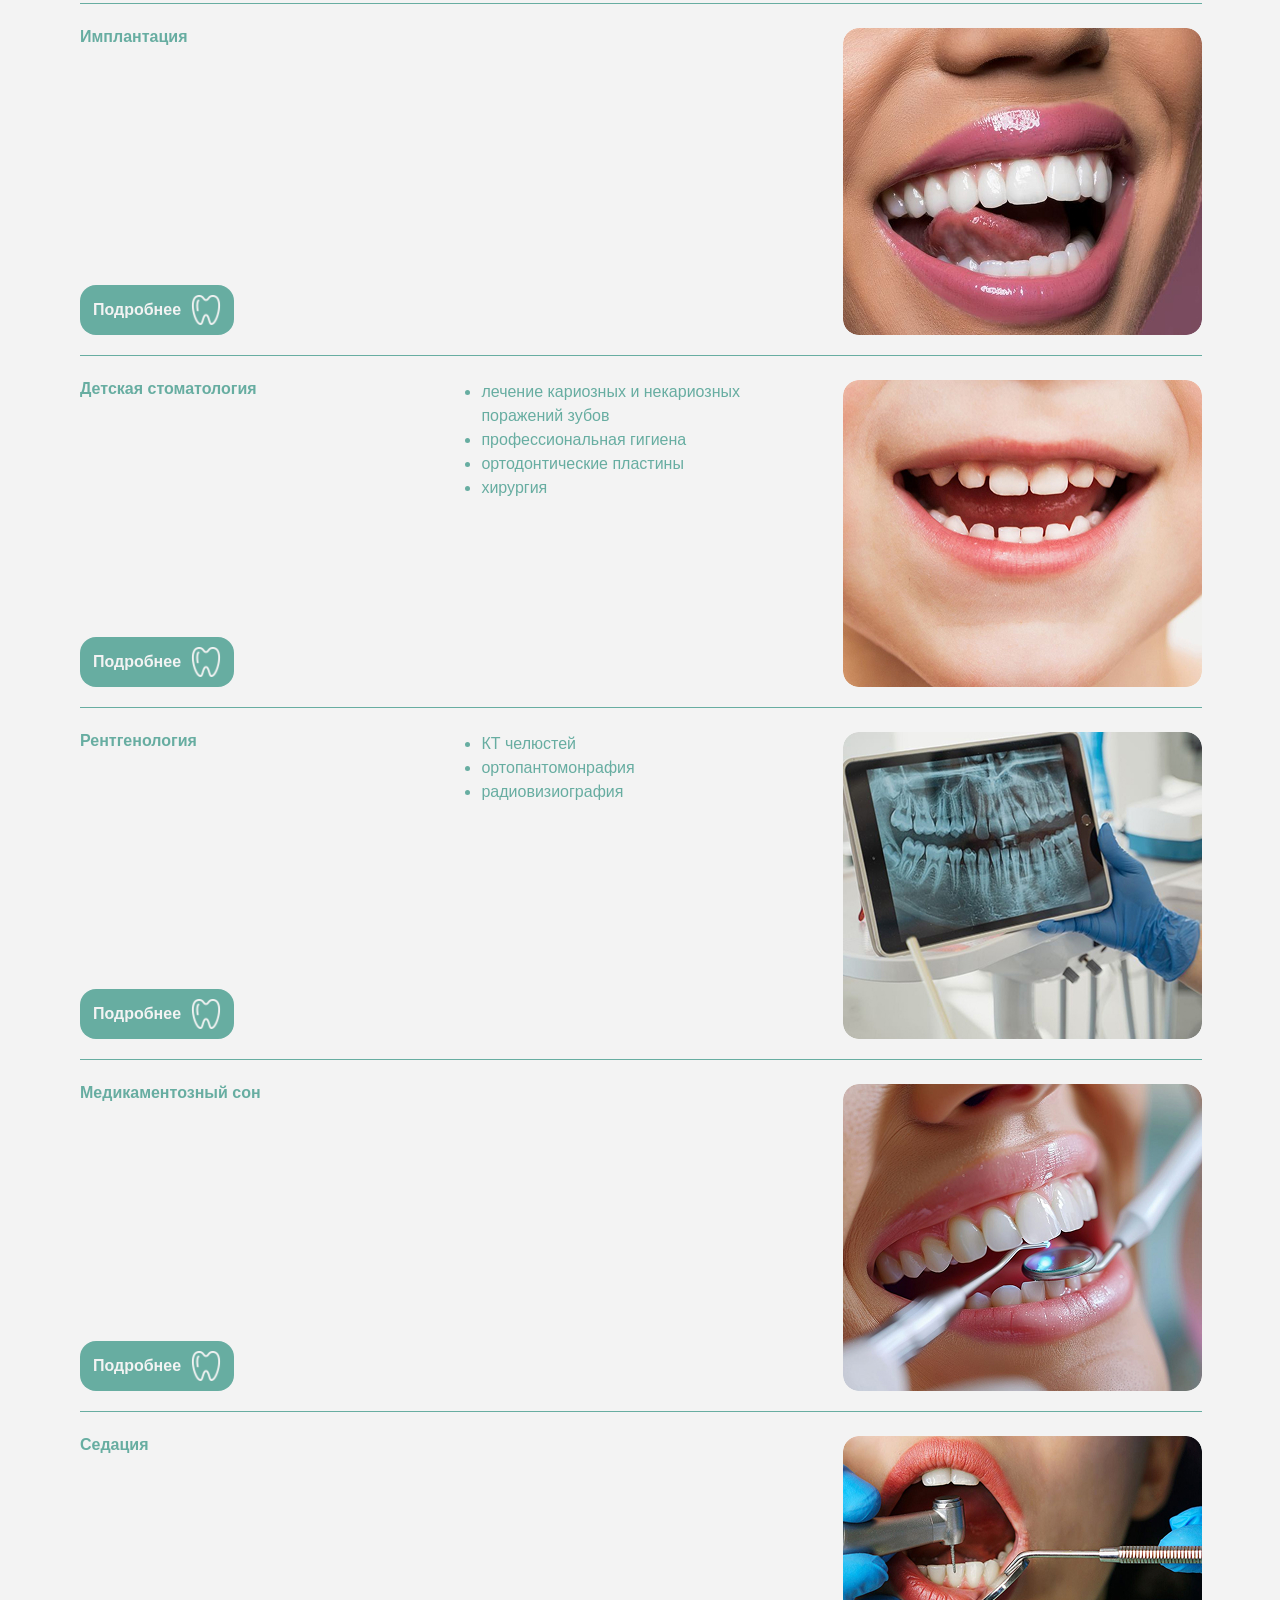
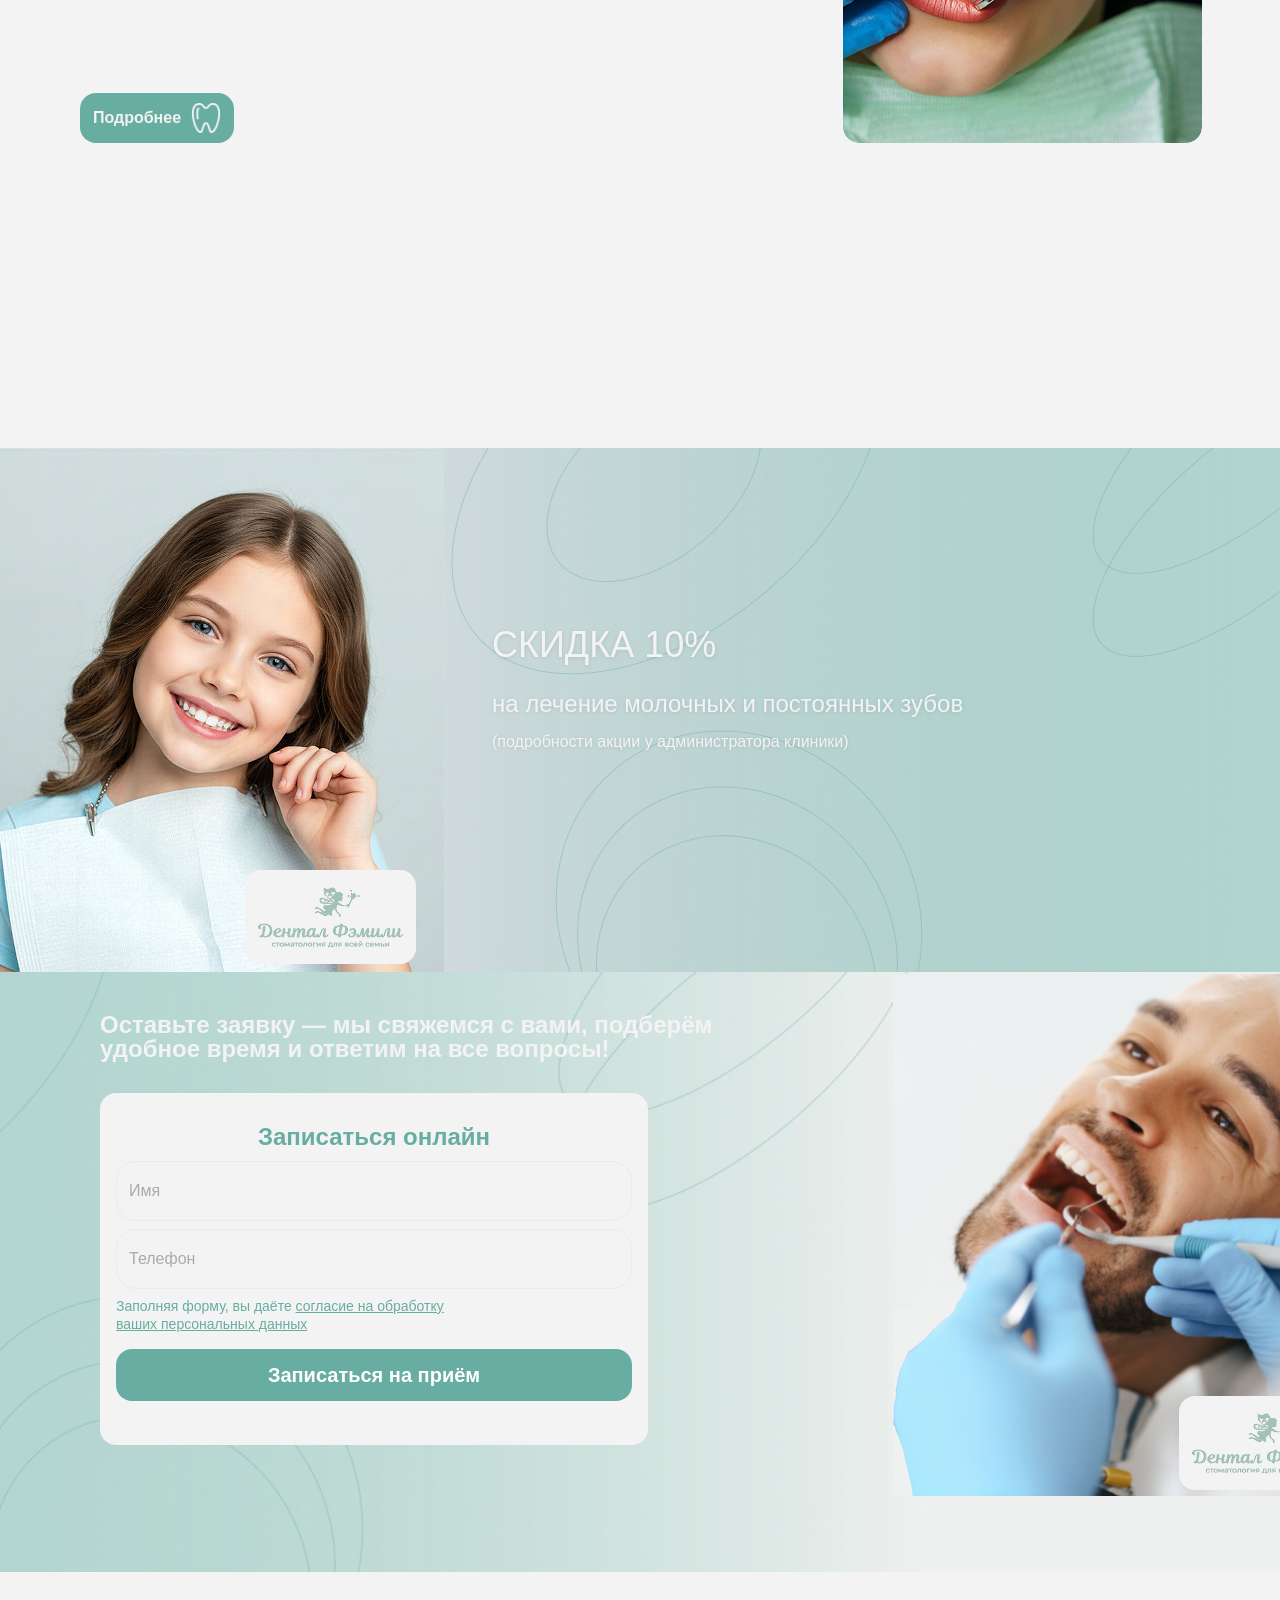
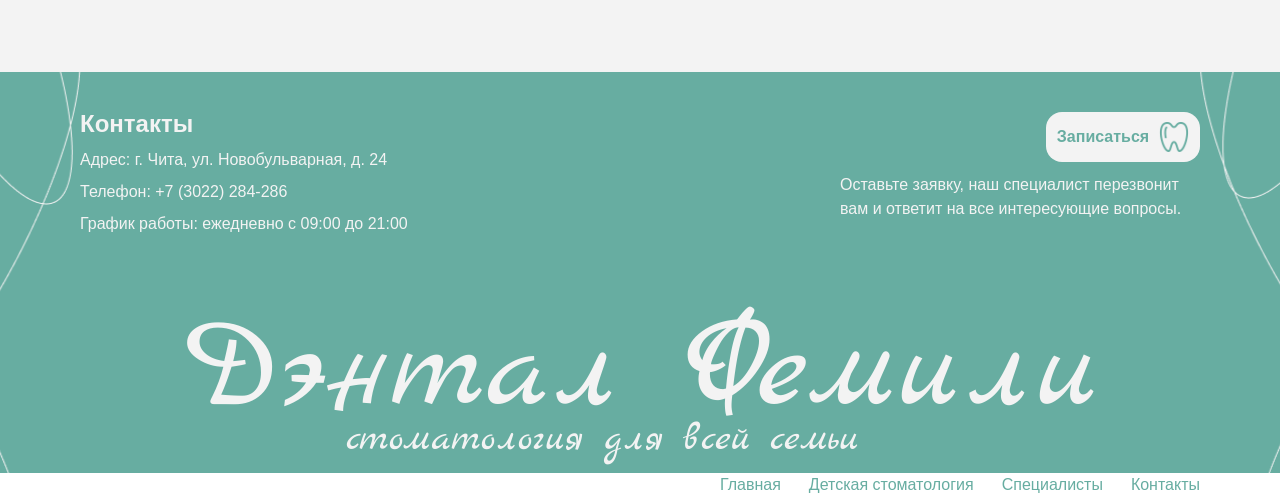
<file: public_html/service.html>
<!DOCTYPE html>
<html lang="en">

<head>
    <meta charset="UTF-8">
    <meta name="viewport" content="width=device-width, initial-scale=1.0">
    <title>Дентал Фэмили — стоматология для всей семьи</title>
    <meta name="description" content="Описание страницы">
    <link rel="preconnect" href="https://fonts.googleapis.com">
    <link rel="preconnect" href="https://fonts.gstatic.com" crossorigin>
    <link
        href="https://fonts.googleapis.com/css2?family=Marck+Script&family=Montserrat+Alternates:ital,wght@0,100;0,200;0,300;0,400;0,500;0,600;0,700;0,800;0,900;1,100;1,200;1,300;1,400;1,500;1,600;1,700;1,800;1,900&family=Montserrat:ital,wght@0,100..900;1,100..900&display=swap"
        rel="stylesheet">
    <link rel="stylesheet" href="style.css">
</head>

<body>
    <header class="header center">
        <a class="logo" href="index.html"><img class="logo__img" src="img/logo.svg" alt="Логотип"></a>
        <nav class="menu">
            <a class="menu-link" href="index.html">Главная</a>
            <a class="menu-link menu-link_now" href="service.html">Сервис</a>
            <a class="menu-link" href="pediatric_dentistry.html">Детская стоматология</a>
            <a class="menu-link" href="doctors.html">Специалисты</a>
            <a class="menu-link" href="contacts.html">Контакты</a>
            <a class="menu-link" href="#">Вакансии</a>
        </nav>
    </header>
    <div class="service center">
        <div class="service__header-box">
            <header class="header header_mob header_mob-back">
                <a class="logo" href="index.html"><img class="logo__img" src="img/logo.svg" alt="Логотип"></a>
                <img class="header__menu-mob" src="img/mobil/menu_mob.svg" alt="меню" onclick="menu()">
                <nav class="menu menu_mob">
                    <a class="menu-link" href="index.html">Главная</a>
                    <a class="menu-link menu-link_now" href="service.html">Сервис</a>
                    <a class="menu-link" href="pediatric_dentistry.html">Детская стоматология</a>
                    <a class="menu-link" href="doctors.html">Специалисты</a>
                    <a class="menu-link" href="contacts.html">Контакты</a>
                    <a class="menu-link" href="#">Вакансии</a>
                </nav>
            </header>
        </div>
        <h1 class="service__title">Сервис</h1>
        <div class="service__content-box">
            <div class="service__content">
                <div class="service__content-left">
                    <h3 class="service__name">Терапевтическая стоматология</h3>
                    <button class="service__button">Подробнее<img src="img/button-top.svg"
                            alt="Кнопка подробнее"></button>
                </div>
                <div class="service__content-center">
                    <ul class="service__list-box">
                        <li class="service__list">лечение кариозных и некариозных поражений зубов</li>
                        <li class="service__list">профессиональная гигиена</li>
                        <li class="service__list">лечение заболеваний дёсен</li>
                        <li class="service__list">художественная реставрация зубов</li>
                    </ul>
                </div>
                <div class="service__content-right">
                    <img class="service__img" src="img/service1.jpg" alt="Терапевтическая стоматология">
                    <button class="service__button service__button_mob">Подробнее<img src="img/button-top.svg"
                            alt="Кнопка подробнее"></button>
                </div>
            </div>
            <div class="service__content">
                <div class="service__content-left">
                    <h3 class="service__name">Ортопедическая стоматология</h3>
                    <button class="service__button">Подробнее<img src="img/button-top.svg"
                            alt="Кнопка подробнее"></button>
                </div>
                <div class="service__content-center">
                    <ul class="service__list-box">
                        <li class="service__list">съёмное протезирование( частично-съёмные и полные съёмные протезы)
                        </li>
                        <li class="service__list">несъёмное протезирование( коронки, мостовидные протезы)</li>
                        <li class="service__list">протезирование на имплантах</li>
                    </ul>
                </div>
                <div class="service__content-right">
                    <img class="service__img" src="img/service2.jpg" alt="Ортопедическая стоматология">
                    <button class="service__button service__button_mob">Подробнее<img src="img/button-top.svg"
                            alt="Кнопка подробнее"></button>
                </div>
            </div>
            <div class="service__content">
                <div class="service__content-left">
                    <h3 class="service__name">Ортодонтическая стоматология</h3>
                    <button class="service__button">Подробнее<img src="img/button-top.svg"
                            alt="Кнопка подробнее"></button>
                </div>
                <div class="service__content-center">
                    <ul class="service__list-box">
                        <li class="service__list">ортодонтические пластины</li>
                        <li class="service__list">брекет-системы</li>
                        <li class="service__list">элайнеры</li>
                        <li class="service__list">ортодонтические минивинты</li>
                    </ul>
                </div>
                <div class="service__content-right">
                    <img class="service__img" src="img/service3.jpg" alt="Ортодонтическая стоматология">
                    <button class="service__button service__button_mob">Подробнее<img src="img/button-top.svg"
                            alt="Кнопка подробнее"></button>
                </div>
            </div>
            <div class="service__content">
                <div class="service__content-left">
                    <h3 class="service__name">Хирургическая стоматология</h3>
                    <button class="service__button">Подробнее<img src="img/button-top.svg"
                            alt="Кнопка подробнее"></button>
                </div>
                <div class="service__content-center">
                    <ul class="service__list-box">
                        <li class="service__list">удаления зубов любой сложности</li>
                        <li class="service__list">пластика уздечек языка</li>
                        <li class="service__list">пластика верхней губы</li>
                        <li class="service__list">вестибулопластика</li>
                        <li class="service__list">гингивопластика</li>
                    </ul>
                </div>
                <div class="service__content-right">
                    <img class="service__img" src="img/service4.jpg" alt="Хирургическая стоматология">
                    <button class="service__button service__button_mob">Подробнее<img src="img/button-top.svg"
                            alt="Кнопка подробнее"></button>
                </div>
            </div>
            <div class="service__content">
                <div class="service__content-left">
                    <h3 class="service__name">Имплантация</h3>
                    <button class="service__button">Подробнее<img src="img/button-top.svg"
                            alt="Кнопка подробнее"></button>
                </div>
                <div class="service__content-center">
                    <ul class="service__list-box">
                        <!-- <li class="service__list">лечение кариозных и некариозных поражений зубов</li>
                            <li class="service__list">профессиональная гигиена</li>
                            <li class="service__list">лечение заболеваний дёсен</li>
                            <li class="service__list">художественная реставрация зубов</li> -->
                    </ul>
                </div>
                <div class="service__content-right">
                    <img class="service__img" src="img/service5.jpg" alt="Имплантация">
                    <button class="service__button service__button_mob">Подробнее<img src="img/button-top.svg"
                            alt="Кнопка подробнее"></button>
                </div>
            </div>
            <div class="service__content">
                <div class="service__content-left">
                    <h3 class="service__name">Детская стоматология</h3>
                    <button class="service__button">Подробнее<img src="img/button-top.svg"
                            alt="Кнопка подробнее"></button>
                </div>
                <div class="service__content-center">
                    <ul class="service__list-box">
                        <li class="service__list">лечение кариозных и некариозных поражений зубов</li>
                        <li class="service__list">профессиональная гигиена</li>
                        <li class="service__list">ортодонтические пластины</li>
                        <li class="service__list">хирургия</li>
                    </ul>
                </div>
                <div class="service__content-right">
                    <img class="service__img" src="img/service6.jpg" alt="Детская стоматология">
                    <button class="service__button service__button_mob">Подробнее<img src="img/button-top.svg"
                            alt="Кнопка подробнее"></button>
                </div>
            </div>
            <div class="service__content">
                <div class="service__content-left">
                    <h3 class="service__name">Рентгенология</h3>
                    <button class="service__button">Подробнее<img src="img/button-top.svg"
                            alt="Кнопка подробнее"></button>
                </div>
                <div class="service__content-center">
                    <ul class="service__list-box">
                        <li class="service__list">КТ челюстей</li>
                        <li class="service__list">ортопантомонрафия</li>
                        <li class="service__list">радиовизиография</li>
                    </ul>
                </div>
                <div class="service__content-right">
                    <img class="service__img" src="img/service7.jpg" alt="Рентгенология">
                    <button class="service__button service__button_mob">Подробнее<img src="img/button-top.svg"
                            alt="Кнопка подробнее"></button>
                </div>
            </div>
            <div class="service__content">
                <div class="service__content-left">
                    <h3 class="service__name">Медикаментозный сон</h3>
                    <button class="service__button">Подробнее<img src="img/button-top.svg"
                            alt="Кнопка подробнее"></button>
                </div>
                <div class="service__content-center">
                    <ul class="service__list-box">
                        <!-- <li class="service__list">лечение кариозных и некариозных поражений зубов</li>
                            <li class="service__list">профессиональная гигиена</li>
                            <li class="service__list">лечение заболеваний дёсен</li>
                            <li class="service__list">художественная реставрация зубов</li> -->
                    </ul>
                </div>
                <div class="service__content-right">
                    <img class="service__img" src="img/service8.jpg" alt="Медикаментозный сон">
                    <button class="service__button service__button_mob">Подробнее<img src="img/button-top.svg"
                            alt="Кнопка подробнее"></button>
                </div>
            </div>
            <div class="service__content">
                <div class="service__content-left">
                    <h3 class="service__name">Седация</h3>
                    <button class="service__button">Подробнее<img src="img/button-top.svg"
                            alt="Кнопка подробнее"></button>
                </div>
                <div class="service__content-center">
                    <!-- <ul class="service__list-box">
                            <li class="service__list">лечение кариозных и некариозных поражений зубов</li>
                            <li class="service__list">профессиональная гигиена</li>
                            <li class="service__list">лечение заболеваний дёсен</li>
                            <li class="service__list">художественная реставрация зубов</li>
                        </ul> -->
                </div>
                <div class="service__content-right">
                    <img class="service__img" src="img/service9.jpg" alt="Седация">
                    <button class="service__button service__button_mob">Подробнее<img src="img/button-top.svg"
                            alt="Кнопка подробнее"></button>
                </div>
            </div>
        </div>
    </div>
    <div class="padding-only-mob"></div>
    <div class="sale">
        <div class="sale__box">
            <div class="sale__img-box">
                <img class="sale__img" src="img/sale-img.png" alt="лечение молочных зубов">
            </div>
            <svg class="sale__svg" xmlns="http://www.w3.org/2000/svg" width="40" height="40" viewBox="0 0 40 40"
                fill="none">
                <g clip-path="url(#clip0_381_3129)">
                    <path opacity="0.996" fill-rule="evenodd" clip-rule="evenodd"
                        d="M39.9609 19.6484C39.9609 19.8567 39.9609 20.065 39.9609 20.2734C34.5621 25.7113 29.1455 31.141 23.7109 36.5624C22.7666 36.7899 22.4411 36.4383 22.7344 35.5078C27.6693 30.5728 32.6041 25.638 37.5391 20.7031C25.1432 20.6771 12.7474 20.651 0.351562 20.6249C0.180707 20.5449 0.0504985 20.4277 -0.0390625 20.2734C-0.0390625 20.065 -0.0390625 19.8567 -0.0390625 19.6484C0.0504985 19.4941 0.180707 19.3769 0.351562 19.2968C12.7474 19.2708 25.1432 19.2447 37.5391 19.2187C32.6041 14.2838 27.6693 9.34893 22.7344 4.41401C22.4673 3.50924 22.7929 3.15768 23.7109 3.35932C29.1455 8.78081 34.5621 14.2105 39.9609 19.6484Z"
                        fill="#F3F3F3" />
                </g>
                <defs>
                    <clipPath id="clip0_381_3129">
                        <rect width="40" height="40" fill="white" />
                    </clipPath>
                </defs>
            </svg>
            <div class="sale__content-box">
                <div class="sale__content">
                    <p class="sale__title">СКИДКА 10%</p>
                    <p class="sale__description">на лечение молочных и постоянных зубов </p>
                    <p class="sale__condition">(подробности акции у администратора клиники)</p>
                </div>
                <div class="sale__content">Новая акция</div>
            </div>
            <div class="sale__dots">
                <span class="sale__dot"></span>
                <span class="sale__dot"></span>
            </div>
        </div>
    </div>
    <div class="feedback">
        <div class="feedback__content">
            <div class="feedback__content-left">
                <h2 class="feedback__title">Оставьте заявку — мы свяжемся с вами, подберём удобное время и ответим на
                    все вопросы!</h2>
            <form class="feedback__form" action="send-feedback.php" id="sign_up" method="post">
                    <p class="feedback__text-top">Записаться онлайн</p>
                    <input class="feedback__input" type="text" name="name" id="name" placeholder="Имя" required>
                    <input class="feedback__input" type="tel" name="tel" id="phone" placeholder="Телефон" required>
                    <p class="feedback__text-down">Заполняя форму, вы даёте <a href="agreement.html" class="feedback__text-down-link">согласие на обработку ваших персональных данных</a></p>
                    <button type="submit" class="feedback__button">Записаться на приём</button>
                </form>
            </div>
            <div class="feedback__content-right">
                <img class="feedback__img" src="img/form_img.png" alt="стоматология">
            </div>
        </div>
    </div>
    <div class="padding"></div>
    <footer class="footer">
        <div class="footer__content center">
            <div class="footer__contacts-box">
                <div class="footer__contacts">
                    <h2 class="footer__title">Контакты</h2>
                    <div class="footer__address">
                        <p class="footer__text">Адрес: г. Чита, ул. Новобульварная, д. 24</p>
                        <p class="footer__text">Телефон: +7 (3022) 284-286</p>
                        <p class="footer__text">График работы: ежедневно с 09:00 до 21:00</p>
                    </div>
                </div>
                <div class="footer__sign-up">
                    <button class="footer__button" onclick="document.location='#sign_up'">Записаться<img
                            src="img/button-footer.svg" alt="Кнопка записаться"></button>
                    <p class="footer__text">Оставьте заявку, наш специалист перезвонит вам и ответит на все интересующие
                        вопросы.</p>
                </div>
            </div>
            <div class="footer__name-clinic">
                <p class="footer__name-big">Дэнтал Фемили</p>
                <p class="footer__name-small">стоматология для всей семьи</p>
            </div>
        </div>
        <nav class="footer__nav center">
            <a class="footer__link" href="index.html">Главная</a>
            <a class="footer__link" href="pediatric_dentistry.html">Детская стоматология</a>
            <a class="footer__link" href="doctors.html">Специалисты</a>
            <a class="footer__link" href="contacts.html">Контакты</a>
        </nav>
    </footer>
    <!-- Success/Error Popup Overlay -->
    <div class="form-popup" id="formPopup" style="display: none;">
        <div class="form-popup__overlay"></div>
        <div class="form-popup__box">
            <button type="button" class="form-popup__close" id="formPopupClose">×</button>
            <div class="form-popup__content" id="formPopupContent"></div>
        </div>
    </div>
    <script src="script.js"></script>
</body>
</file>
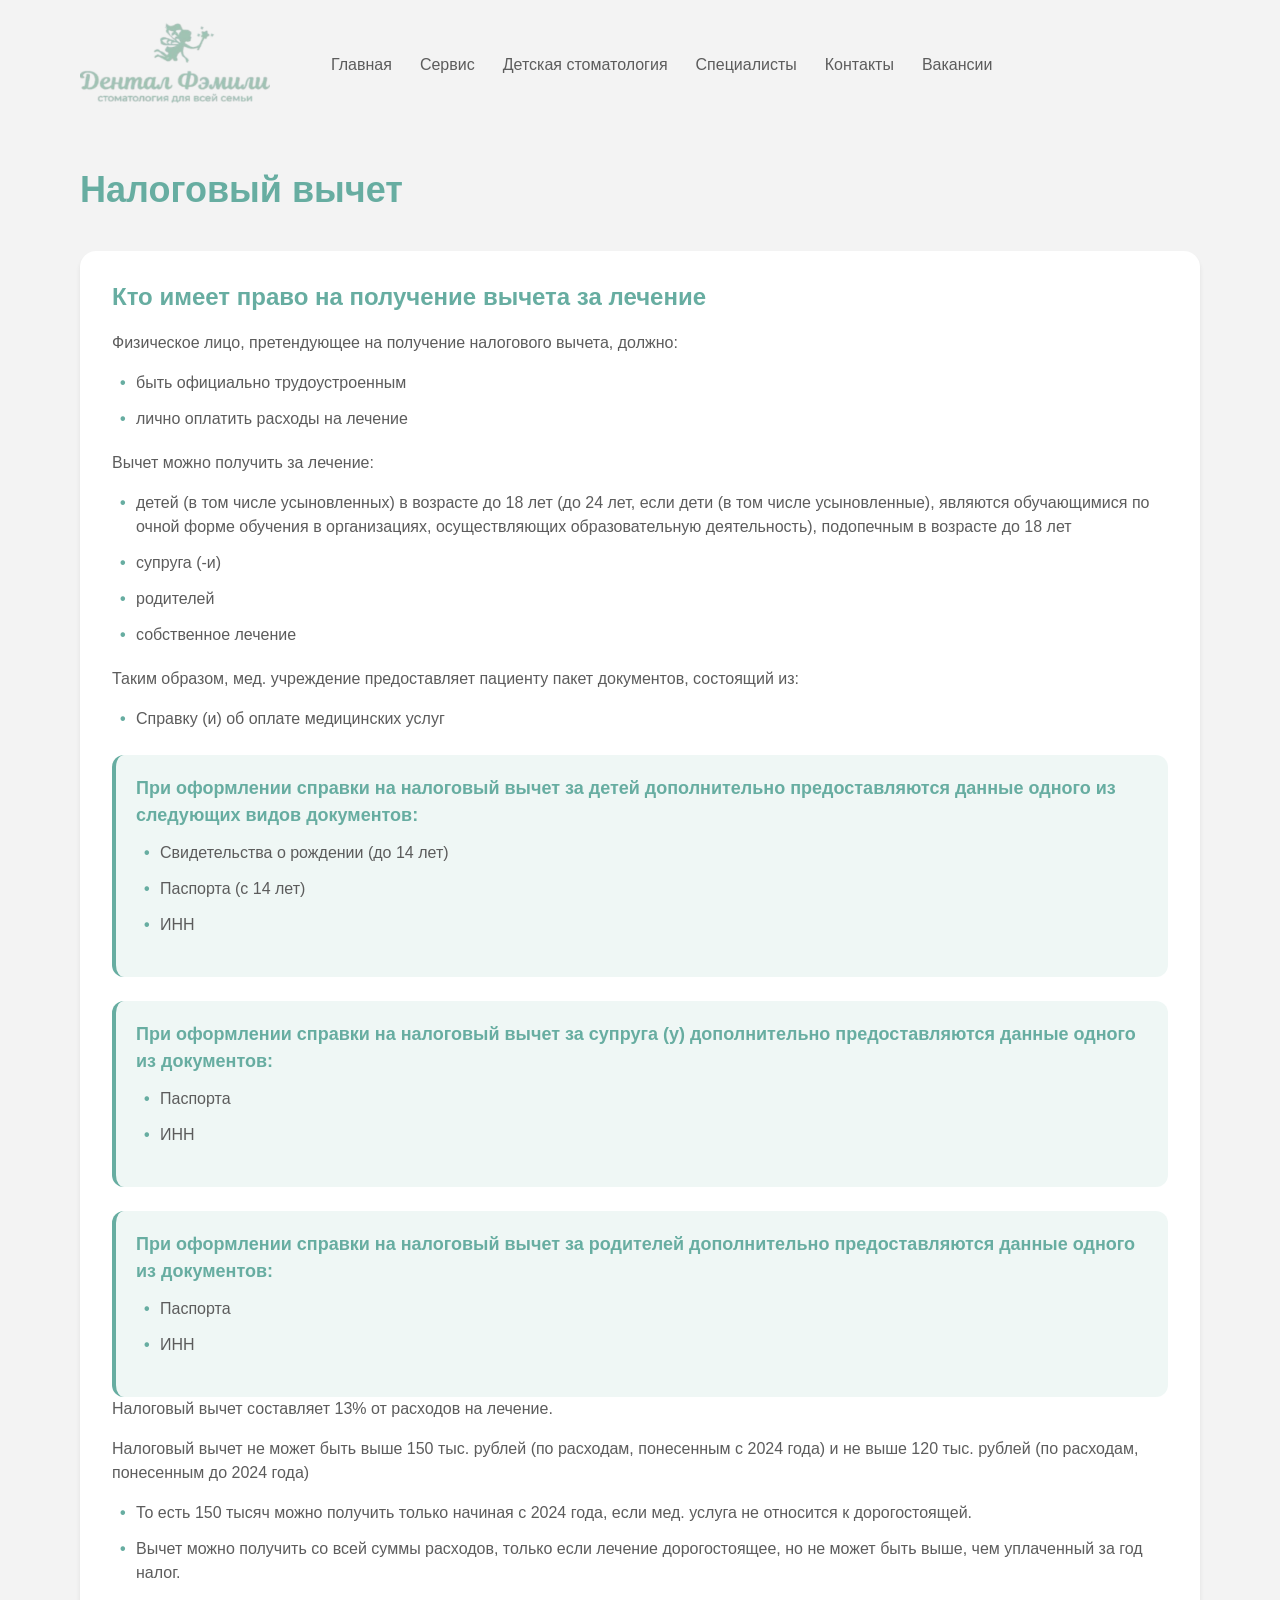
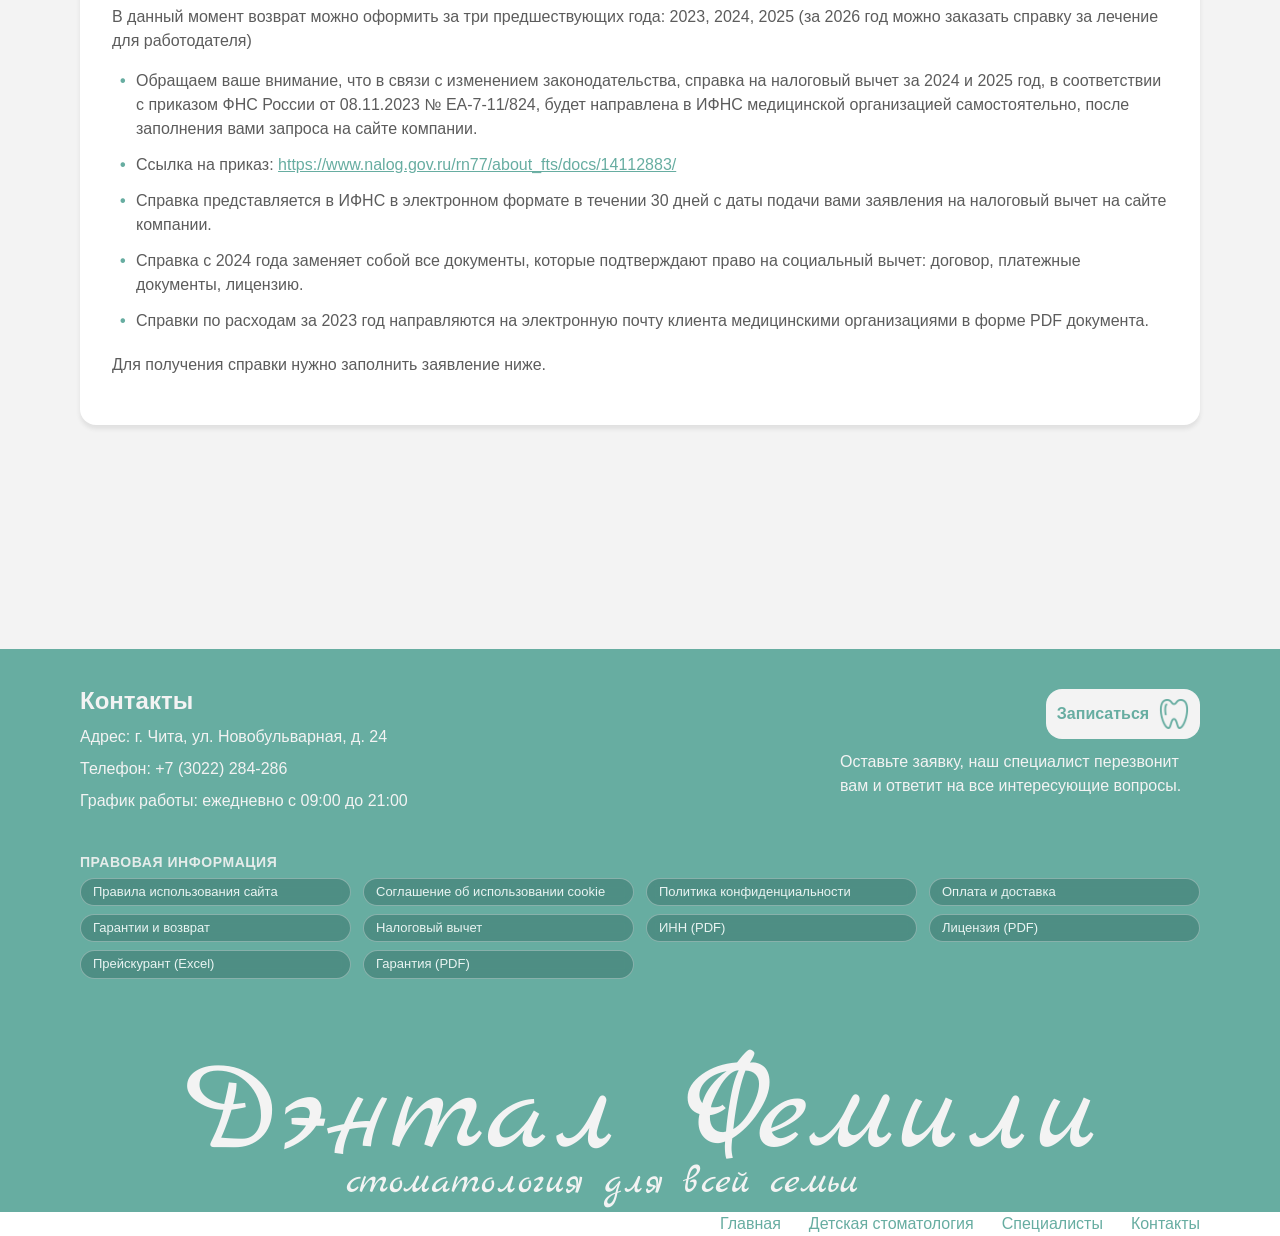
<file: public_html/tax_deduction.html>
<!DOCTYPE html>
<html lang="ru">

<head>
    <meta charset="UTF-8">
    <meta name="viewport" content="width=device-width, initial-scale=1.0">
    <title>Налоговый вычет — Дентал Фэмили</title>
    <meta name="description" content="Информация о налоговом вычете за лечение в стоматологии Дентал Фэмили">
    <link rel="preconnect" href="https://fonts.googleapis.com">
    <link rel="preconnect" href="https://fonts.gstatic.com" crossorigin>
    <link
        href="https://fonts.googleapis.com/css2?family=Marck+Script&family=Montserrat+Alternates:ital,wght@0,100;0,200;0,300;0,400;0,500;0,600;0,700;0,800;0,900;1,100;1,200;1,300;1,400;1,500;1,600;1,700;1,800;1,900&family=Montserrat:ital,wght@0,100..900;1,100..900&display=swap"
        rel="stylesheet">
    <link rel="stylesheet" href="style.css">
</head>

<body>
    <header class="header center">
        <a class="logo" href="index.html"><img class="logo__img" src="img/logo.svg" alt="Логотип"></a>
        <nav class="menu">
            <a class="menu-link" href="index.html">Главная</a>
            <a class="menu-link" href="service.html">Сервис</a>
            <a class="menu-link" href="pediatric_dentistry.html">Детская стоматология</a>
            <a class="menu-link" href="doctors.html">Специалисты</a>
            <a class="menu-link" href="contacts.html">Контакты</a>
            <a class="menu-link" href="#">Вакансии</a>
        </nav>
    </header>
    <header class="header header_mob header_mob-back-tax">
        <a class="logo" href="index.html"><img class="logo__img" src="img/logo.svg" alt="Логотип"></a>
        <img class="header__menu-mob" src="img/mobil/menu_mob.svg" alt="меню" onclick="menu()">
        <nav class="menu menu_mob">
            <a class="menu-link" href="index.html">Главная</a>
            <a class="menu-link" href="service.html">Сервис</a>
            <a class="menu-link" href="pediatric_dentistry.html">Детская стоматология</a>
            <a class="menu-link" href="doctors.html">Специалисты</a>
            <a class="menu-link" href="contacts.html">Контакты</a>
            <a class="menu-link" href="#">Вакансии</a>
        </nav>
    </header>
    <div class="tax-deduction center">
        <h1 class="tax-deduction__title">Налоговый вычет</h1>
        
        <section class="tax-deduction__section">
            <h2 class="tax-deduction__section-title">Кто имеет право на получение вычета за лечение</h2>
            <p class="tax-deduction__text">Физическое лицо, претендующее на получение налогового вычета, должно:</p>
            <ul class="tax-deduction__list">
                <li class="tax-deduction__list-item">быть официально трудоустроенным</li>
                <li class="tax-deduction__list-item">лично оплатить расходы на лечение</li>
            </ul>
            <p class="tax-deduction__text">Вычет можно получить за лечение:</p>
            <ul class="tax-deduction__list">
                <li class="tax-deduction__list-item">детей (в том числе усыновленных) в возрасте до 18 лет (до 24 лет, если дети (в том числе усыновленные), являются обучающимися по очной форме обучения в организациях, осуществляющих образовательную деятельность), подопечным в возрасте до 18 лет</li>
                <li class="tax-deduction__list-item">супруга (-и)</li>
                <li class="tax-deduction__list-item">родителей</li>
                <li class="tax-deduction__list-item">собственное лечение</li>
            </ul>
            <p class="tax-deduction__text">Таким образом, мед. учреждение предоставляет пациенту пакет документов, состоящий из:</p>
            <ul class="tax-deduction__list">
                <li class="tax-deduction__list-item">Справку (и) об оплате медицинских услуг</li>
            </ul>
            
            <div class="tax-deduction__documents">
                <div class="tax-deduction__documents-box">
                    <h3 class="tax-deduction__documents-title">При оформлении справки на налоговый вычет за детей дополнительно предоставляются данные одного из следующих видов документов:</h3>
                    <ul class="tax-deduction__list">
                        <li class="tax-deduction__list-item">Свидетельства о рождении (до 14 лет)</li>
                        <li class="tax-deduction__list-item">Паспорта (с 14 лет)</li>
                        <li class="tax-deduction__list-item">ИНН</li>
                    </ul>
                </div>
                
                <div class="tax-deduction__documents-box">
                    <h3 class="tax-deduction__documents-title">При оформлении справки на налоговый вычет за супруга (у) дополнительно предоставляются данные одного из документов:</h3>
                    <ul class="tax-deduction__list">
                        <li class="tax-deduction__list-item">Паспорта</li>
                        <li class="tax-deduction__list-item">ИНН</li>
                    </ul>
                </div>
                
                <div class="tax-deduction__documents-box">
                    <h3 class="tax-deduction__documents-title">При оформлении справки на налоговый вычет за родителей дополнительно предоставляются данные одного из документов:</h3>
                    <ul class="tax-deduction__list">
                        <li class="tax-deduction__list-item">Паспорта</li>
                        <li class="tax-deduction__list-item">ИНН</li>
                    </ul>
                </div>
            </div>
            
            <p class="tax-deduction__text">Налоговый вычет составляет 13% от расходов на лечение.</p>
            <p class="tax-deduction__text">Налоговый вычет не может быть выше 150 тыс. рублей (по расходам, понесенным с 2024 года) и не выше 120 тыс. рублей (по расходам, понесенным до 2024 года)</p>
            <ul class="tax-deduction__list">
                <li class="tax-deduction__list-item">То есть 150 тысяч можно получить только начиная с 2024 года, если мед. услуга не относится к дорогостоящей.</li>
                <li class="tax-deduction__list-item">Вычет можно получить со всей суммы расходов, только если лечение дорогостоящее, но не может быть выше, чем уплаченный за год налог.</li>
            </ul>
            
            <p class="tax-deduction__text">В данный момент возврат можно оформить за три предшествующих года: 2023, 2024, 2025 (за 2026 год можно заказать справку за лечение для работодателя)</p>
            <ul class="tax-deduction__list">
                <li class="tax-deduction__list-item">Обращаем ваше внимание, что в связи с изменением законодательства, справка на налоговый вычет за 2024 и 2025 год, в соответствии с приказом ФНС России от 08.11.2023 № ЕА-7-11/824, будет направлена в ИФНС медицинской организацией самостоятельно, после заполнения вами запроса на сайте компании.</li>
                <li class="tax-deduction__list-item">Ссылка на приказ: <a href="https://www.nalog.gov.ru/rn77/about_fts/docs/14112883/" target="_blank" class="tax-deduction__link">https://www.nalog.gov.ru/rn77/about_fts/docs/14112883/</a></li>
                <li class="tax-deduction__list-item">Справка представляется в ИФНС в электронном формате в течении 30 дней с даты подачи вами заявления на налоговый вычет на сайте компании.</li>
                <li class="tax-deduction__list-item">Справка с 2024 года заменяет собой все документы, которые подтверждают право на социальный вычет: договор, платежные документы, лицензию.</li>
                <li class="tax-deduction__list-item">Справки по расходам за 2023 год направляются на электронную почту клиента медицинскими организациями в форме PDF документа.</li>
            </ul>
            
            <p class="tax-deduction__text">Для получения справки нужно заполнить заявление ниже.</p>
        </section>
    </div>
    
    <div class="padding"></div>
    <footer class="footer">
        <div class="footer__content center">
            <div class="footer__contacts-box">
                <div class="footer__contacts">
                    <h2 class="footer__title">Контакты</h2>
                    <div class="footer__address">
                        <p class="footer__text">Адрес: г. Чита, ул. Новобульварная, д. 24</p>
                        <p class="footer__text">Телефон: +7 (3022) 284-286</p>
                        <p class="footer__text">График работы: ежедневно с 09:00 до 21:00</p>
                    </div>
                </div>
                <div class="footer__sign-up">
                    <button class="footer__button" onclick="document.location='#sign_up'">Записаться<img
                            src="img/button-footer.svg" alt="Кнопка записаться"></button>
                    <p class="footer__text">Оставьте заявку, наш специалист перезвонит вам и ответит на все интересующие
                        вопросы.</p>
                </div>
               
            </div>
            <div class="footer__rules-box">
                <p class="footer__rules-title">Правовая информация</p>
                <div class="footer__rules-list">
                    <div class="footer__rules-column">
                        <a class="footer__rules" href="rules.html">Правила использования сайта</a>
                        <a class="footer__rules" href="agreement.html">Соглашение об использовании cookie</a>
                        <a class="footer__rules" href="politic.html">Политика конфиденциальности</a>
                        <a class="footer__rules" href="payment.html">Оплата и доставка</a>
                        <a class="footer__rules" href="garancy.html">Гарантии и возврат</a>
                    </div>
                    <div class="footer__rules-column">
                        <a class="footer__rules" href="tax_deduction.html">Налоговый вычет</a>
                        <a class="footer__rules" href="ИНН.pdf" download>ИНН (PDF)</a>
                        <a class="footer__rules" href="Л041-01124-75_00362555.pdf" download>Лицензия (PDF)</a>
                        <a class="footer__rules" href="Прейскурант.xlsx" download>Прейскурант (Excel)</a>
                        <a class="footer__rules" href="гарантия.pdf" download>Гарантия (PDF)</a>
                    </div>
                </div>
            </div>
            <div class="footer__name-clinic">
                <p class="footer__name-big">Дэнтал Фемили</p>
                <p class="footer__name-small">стоматология для всей семьи</p>
            </div>
        </div>
        <nav class="footer__nav center">
            <a class="footer__link" href="index.html">Главная</a>
            <a class="footer__link" href="pediatric_dentistry.html">Детская стоматология</a>
            <a class="footer__link" href="doctors.html">Специалисты</a>
            <a class="footer__link" href="contacts.html">Контакты</a>
        </nav>
    </footer>
    <script src="script.js"></script>
</body>

</html>
</file>
<file: public_html/style.css>
* {
  margin: 0;
  padding: 0;
}

a {
  text-decoration: none;
}

html {
  scroll-behavior: smooth;
}

body {
  font-family: "Helvetica", sans-serif;
}

.center {
  padding-left: calc(50% - 560px);
  padding-right: calc(50% - 560px);
}

.top {
  height: 529px;
  background-image: url(img/top-background.png);
  background-position: center;
  background-repeat: no-repeat;
  background-size: cover;
}
.top__content-box {
  width: 1120px;
  height: 400px;
  display: flex;
  justify-content: space-between;
}
.top__left {
  margin-top: 75px;
}
.top__title {
  width: 433px;
  color: rgb(92, 92, 92);
  font-size: 36px;
  font-weight: 700;
  text-align: left;
  margin-bottom: 12px;
}
.top__description {
  width: 433px;
  color: rgb(92, 92, 92);
  font-size: 24px;
  font-weight: 400;
  line-height: 24px;
  text-align: left;
  margin-bottom: 36px;
}

.header {
  height: 129px;
  display: flex;
  align-items: center;
  background: rgb(243, 243, 243);
}
.header_main {
  background: none;
}
.header_mob {
  display: none;
}
.header__menu-mob {
  display: none;
}

.menu {
  display: flex;
  gap: 28px;
  align-items: flex-start;
  padding-left: 61px;
}
.menu-link {
  color: rgb(92, 92, 92);
  font-size: 16px;
  font-weight: 400;
  line-height: 150%;
  text-align: left;
}
.menu-link:hover, .menu-link_now {
  color: rgb(103, 173, 161);
  font-weight: 700;
}
.menu-link_now {
  position: relative;
}
.menu-link_now::after {
  content: "";
  position: absolute;
  bottom: -8px;
  left: 0;
  width: 100%;
  height: 4px;
  background-color: rgb(103, 173, 161);
  border-radius: 16px;
}

.top__button, .service__button,
.footer__button,
.contacts__button {
  display: flex;
  align-items: center;
  justify-content: center;
  gap: 10px;
  width: 154px;
  height: 50px;
  border-radius: 16px;
  background: rgb(103, 173, 161);
  color: rgb(243, 243, 243);
  font-family: Arial;
  font-size: 16px;
  font-weight: 700;
  text-align: left;
  border: none;
  cursor: pointer;
}

.tags {
  height: 591px;
  display: flex;
  flex-direction: column;
  gap: 24px;
  background: rgb(243, 243, 243);
  background-image: url(img/tags-background.png);
  background-position: center;
  background-repeat: no-repeat;
  background-size: 100vw;
}
.tags__title {
  height: 50px;
  margin-top: 140px;
  color: rgb(103, 173, 161);
  font-size: 36px;
  font-weight: 700;
  text-align: left;
}
.tags__content {
  display: flex;
  flex-direction: row;
  gap: 20px;
}
.tags__content-box {
  display: flex;
  gap: 20px;
}
.tags__img {
  height: 75px;
  width: 75px;
}
.tags__description {
  display: flex;
  flex-direction: column;
  gap: 8px;
}
.tags__h3 {
  color: rgb(103, 173, 161);
  font-family: Arial;
  font-size: 20px;
  font-weight: 700;
  text-align: left;
}
.tags__text {
  color: rgb(103, 173, 161);
  font-size: 16px;
  font-weight: 400;
  text-align: left;
  width: 455px;
  line-height: 24px;
}

.about-us {
  height: 530px;
  background: var(--Brand, rgb(103, 173, 161));
  background-image: url(img/about-us-background.png);
  background-position: center;
  background-repeat: no-repeat;
  background-size: cover;
}
.about-us__title {
  color: rgb(243, 243, 243);
  font-family: Arial;
  font-size: 24.5px;
  font-weight: 700;
  line-height: 100%;
  text-align: left;
  padding-top: 40px;
  padding-bottom: 24px;
}
.about-us__content {
  display: flex;
  gap: 20px;
  width: 1120px;
}
.about-us__text {
  width: 550px;
  color: rgb(243, 243, 243);
  font-size: 16px;
  font-weight: 400;
  line-height: 135%;
  text-align: left;
}
.about-us__text_mob {
  display: none;
}
.about-us__img-box {
  width: 550px;
  height: 397px;
  display: flex;
  flex-direction: column;
  align-items: center;
  gap: 16px;
}
.about-us__img-mob {
  display: none;
}
.about-us__img {
  border-radius: 12px;
  width: 100%;
}
.about-us__carousel {
  position: relative;
  overflow: hidden;
}
.about-us__carousel-img {
  display: flex;
}
.about-us__carousel-dots {
  text-align: center;
  position: absolute;
  bottom: 0;
  display: flex;
  gap: 6px;
  height: 15px;
  align-items: center;
}
.about-us__dot {
  display: inline-block;
  height: 12px;
  width: 12px;
  background-color: #F3F3F3;
  border-radius: 50%;
  cursor: pointer;
}

.doctors {
  height: 832px;
  background: rgb(243, 243, 243);
  background-image: url(img/doctors-background.png);
  background-position: center;
  background-repeat: no-repeat;
  background-size: cover;
}
.doctors_kids-page {
  background-image: none;
  background: none;
}
.doctors_doc-page {
  height: auto;
  background-image: url(img/doctors-background-doc-page.png);
  background-size: cover;
}
.doctors__title {
  color: rgb(103, 173, 161);
  font-size: 36px;
  font-weight: 700;
  line-height: 100%;
  text-align: left;
  padding-bottom: 24px;
  padding-top: 100px;
}
.doctors__title_doc-page {
  padding-top: 0;
}
.doctors__content {
  display: flex;
  width: 1120px;
  justify-content: space-between;
  align-items: center;
  gap: 37px;
  padding-bottom: 164px;
}
.doctors__slider {
  height: 47px;
  width: 47px;
}
.doctors__slider_doc-page {
  display: none;
}
.doctors__people {
  width: 932px;
  overflow: hidden;
  display: flex;
  gap: 20px;
  padding: 10px;
}
.doctors__people_doc-page {
  width: 1118px;
  overflow: inherit;
  display: grid;
  grid-template-columns: repeat(4, 1fr);
  grid-template-rows: repeat(2, 1fr);
  -moz-column-gap: 20px;
       column-gap: 20px;
  row-gap: 44px;
}
.doctors__case {
  width: 265px;
  height: 538px;
  box-sizing: border-box;
  border: 1px solid #EEE;
  border-radius: 12px;
  box-shadow: 0px 4px 4px 0px rgba(56, 56, 56, 0.45);
  display: flex;
  flex-direction: column;
  gap: 12px;
  align-items: center;
  justify-content: center;
  padding: 12px;
}
.doctors__case-down {
  height: 156px;
  display: flex;
  flex-direction: column;
  justify-content: space-between;
  align-items: center;
}
.doctors__photo {
  border-radius: 12px;
  width: 241px;
  height: 346px;
}
.doctors__name-box {
  display: flex;
  flex-direction: column;
  gap: 4px;
  align-items: center;
}
.doctors__name {
  color: rgb(92, 92, 92);
  font-size: 16px;
  font-weight: 700;
  line-height: 125%;
  text-align: center;
  height: 44px;
}
.doctors__speciality {
  color: rgb(92, 92, 92);
  font-size: 16px;
  font-weight: 400;
  line-height: 125%;
  text-align: center;
}
.doctors__button {
  color: rgb(255, 255, 255);
  font-size: 20px;
  font-weight: 700;
  line-height: 100%;
  text-align: center;
  border-radius: 16px;
  background: rgb(103, 173, 161);
  display: flex;
  width: 241px;
  height: 52px;
  justify-content: center;
  align-items: center;
  font-family: inherit;
  border: none;
  cursor: pointer;
}

.sale {
  background-image: url(img/sale-background.png);
  background-position: center;
  background-repeat: no-repeat;
  background-size: cover;
  display: flex;
  justify-content: center;
  overflow: hidden;
}
.sale__box {
  height: 524px;
  width: 1440px;
  display: flex;
  position: relative;
}
.sale__img-box {
  height: 524px;
  width: 524px;
}
.sale__img {
  height: 524px;
}
.sale__content {
  flex-shrink: 0;
  width: 100%;
}
.sale__content-box {
  width: 916px;
  padding: 0px 24px 0px 48px;
  display: flex;
  overflow-x: hidden;
  gap: 100px;
}
.sale__title, .sale__description, .sale__condition {
  color: #F3F3F3;
  text-shadow: 0 1px 4px rgba(0, 0, 0, 0.1);
  font-size: 36px;
  font-weight: 400;
  line-height: normal;
  margin-top: 175.5px;
}
.sale__description {
  font-size: 24px;
  margin-top: 24px;
}
.sale__condition {
  font-size: 16px;
  margin-top: 12px;
  line-height: 150%;
}
.sale__svg {
  position: absolute;
  right: 24px;
  top: 50%;
}
.sale__dots {
  display: none;
}

.feedback {
  height: 600px;
  background-image: url(img/form-background2.png);
  background-position: center;
  background-repeat: no-repeat;
  background-size: cover;
  overflow: hidden;
  display: flex;
  justify-content: center;
}
.feedback__content {
  display: flex;
  width: 1440px;
}
.feedback__content-left {
  width: 973px;
  height: 524px;
  padding-left: calc(50% - 540px);
}
.feedback__content-right {
  height: 524px;
}
.feedback__img {
  height: 524px;
}
.feedback__title {
  color: #f3f3f3;
  font-size: 24px;
  font-weight: 700;
  line-height: 100%;
  text-align: left;
  padding-top: 41px;
  padding-bottom: 32px;
  width: 633px;
}
.feedback__form {
  width: 548px;
  min-height: 344px;
  border-radius: 16px;
  background: rgb(243, 243, 243);
  padding-bottom: 8px;
}
.feedback__text-top {
  color: rgb(103, 173, 161);
  font-size: 24px;
  font-weight: 700;
  line-height: 100%;
  text-align: center;
  padding-top: 32px;
  margin-bottom: 12px;
}
.feedback__input {
  width: 516px;
  height: 60px;
  box-sizing: border-box;
  border: 1px solid rgb(235, 235, 235);
  border-radius: 20px;
  background: none;
  color: rgb(170, 170, 170);
  font-size: 16px;
  font-weight: 400;
  line-height: 16px;
  text-align: left;
  padding-left: 12px;
  font-family: inherit;
  margin-bottom: 8px;
  outline: none;
  margin-left: 16px;
}
.feedback__input::-moz-placeholder {
  color: rgb(170, 170, 170);
}
.feedback__input::placeholder {
  color: rgb(170, 170, 170);
}
.feedback__text-down {
  color: rgb(103, 173, 161);
  font-size: 14px;
  font-weight: 400;
  line-height: 18px;
  text-align: left;
  width: 358px;
  height: 36px;
  margin-bottom: 16px;
  margin-left: 16px;
}
.feedback__text-down-link {
  color: rgb(103, 173, 161);
  text-decoration: underline;
  cursor: pointer;
}
.feedback__text-down-link:hover {
  color: rgb(84, 140, 131);
}
.feedback__button {
  width: 516px;
  height: 52px;
  border-radius: 16px;
  border: none;
  background: rgb(103, 173, 161);
  color: rgb(255, 255, 255);
  font-family: inherit;
  font-size: 20px;
  font-weight: 700;
  line-height: 100%;
  text-align: center;
  margin-left: 16px;
  cursor: pointer;
}
.feedback__button:hover {
  background: rgb(104, 108, 107);
}
.feedback__button:disabled {
  background: rgb(170, 170, 170);
  cursor: not-allowed;
  opacity: 0.7;
}
/* Form Popup Overlay */
.form-popup {
  position: fixed;
  top: 0;
  left: 0;
  width: 100%;
  height: 100%;
  z-index: 10000;
  display: flex;
  align-items: center;
  justify-content: center;
  animation: fadeIn 0.3s ease-in;
}
.form-popup__overlay {
  position: absolute;
  top: 0;
  left: 0;
  width: 100%;
  height: 100%;
  background: rgba(0, 0, 0, 0.5);
  backdrop-filter: blur(4px);
}
.form-popup__box {
  position: relative;
  background: rgb(255, 255, 255);
  border-radius: 20px;
  padding: 40px 50px;
  max-width: 500px;
  width: 90%;
  box-shadow: 0 10px 40px rgba(0, 0, 0, 0.2);
  z-index: 10001;
  animation: popupSlideIn 0.4s cubic-bezier(0.16, 1, 0.3, 1);
}
@keyframes popupSlideIn {
  from {
    opacity: 0;
    transform: translateY(-30px) scale(0.9);
  }
  to {
    opacity: 1;
    transform: translateY(0) scale(1);
  }
}
.form-popup__close {
  position: absolute;
  top: 15px;
  right: 20px;
  background: none;
  border: none;
  font-size: 32px;
  color: rgb(150, 150, 150);
  cursor: pointer;
  width: 32px;
  height: 32px;
  display: flex;
  align-items: center;
  justify-content: center;
  line-height: 1;
  padding: 0;
  transition: color 0.2s ease, transform 0.2s ease;
}
.form-popup__close:hover {
  color: rgb(103, 173, 161);
  transform: rotate(90deg);
}
.form-popup__content {
  display: flex;
  align-items: center;
  justify-content: center;
  gap: 15px;
  font-size: 18px;
  font-weight: 600;
  line-height: 1.6;
  text-align: center;
  color: rgb(67, 67, 67);
}
.form-popup__content_success {
  color: rgb(103, 173, 161);
}
.form-popup__content_success::before {
  content: "✓";
  width: 40px;
  height: 40px;
  background: rgb(103, 173, 161);
  color: rgb(255, 255, 255);
  border-radius: 50%;
  display: inline-flex;
  align-items: center;
  justify-content: center;
  flex-shrink: 0;
  font-weight: 700;
  font-size: 24px;
}
.form-popup__content_error {
  color: rgb(255, 87, 87);
}
.form-popup__content_error::before {
  content: "✗";
  width: 40px;
  height: 40px;
  background: rgb(255, 87, 87);
  color: rgb(255, 255, 255);
  border-radius: 50%;
  display: inline-flex;
  align-items: center;
  justify-content: center;
  flex-shrink: 0;
  font-weight: 700;
  font-size: 24px;
}

.reviews {
  height: 697px;
  background-image: url(img/reviews-background.png);
  background-position: center;
  background-repeat: no-repeat;
  background-size: cover;
}
.reviews__title {
  color: rgb(103, 173, 161);
  font-size: 36px;
  font-weight: 700;
  line-height: 100%;
  text-align: left;
  padding-bottom: 24px;
  padding-top: 140px;
}
.reviews__content {
  display: flex;
  height: 310px;
  width: 1120px;
  justify-content: space-between;
  align-items: center;
  gap: 48px;
}
.reviews__slider {
  height: 47px;
  width: 47px;
}
.reviews__clients {
  display: flex;
  gap: 20px;
  width: 930px;
  height: 310px;
}
.reviews__case {
  width: 455px;
  height: 310px;
  background: #67ADA1;
  border-radius: 12px;
  padding-left: 20px;
  padding-right: 20px;
  position: relative;
}
.reviews__name {
  font-weight: 700;
  font-size: 24px;
  line-height: 100%;
  color: #F3F3F3;
  margin-top: 40px;
}
.reviews__service, .reviews__text, .reviews__date {
  color: #F3F3F3;
  font-weight: bold;
  font-size: 16px;
  line-height: 150%;
}
.reviews__text, .reviews__date {
  font-weight: 400;
}
.reviews__name, .reviews__service {
  margin-bottom: 12px;
}
.reviews__date {
  position: absolute;
  bottom: 40px;
}

.footer {
  min-height: 425px;
}
.footer__content {
  min-height: 401px;
  background-image: url(img/footer-background2.png);
  background-position: top;
  background-repeat: no-repeat;
  background-size: cover;
  display: flex;
  flex-direction: column;
  gap: 41px;
}
.footer__contacts-box {
  display: flex;
  padding-top: 40px;
  justify-content: space-between;
  flex-wrap: wrap;
  gap: 24px;
}
.footer__contacts {
  display: flex;
  flex-direction: column;
  gap: 12px;
  flex: 1 1 260px;
}
.footer__title {
  font-weight: 700;
  font-size: 24px;
  line-height: 100%;
  color: #F3F3F3;
}
.footer__address {
  display: flex;
  flex-direction: column;
  gap: 8px;
}
.footer__text {
  font-weight: 400;
  font-size: 16px;
  line-height: 150%;
  color: #F3F3F3;
  width: 360px;
}
.footer__sign-up {
  width: 100%;
  max-width: 360px;
  display: flex;
  flex-direction: column;
  align-items: flex-end;
  gap: 11px;
}
.footer__button, .contacts__button {
  color: #67ADA1;
  background-color: #F3F3F3;
}
.footer__name-clinic {
  height: 192px;
  display: flex;
  flex-direction: column;
  align-items: center;
  position: relative;
}
.footer__name-big {
  color: #F3F3F3;
  font-family: "Marck Script";
  font-size: 128px;
  font-weight: 400;
  line-height: 150%;
  display: block;
}
.footer__name-small {
  color: #F3F3F3;
  font-family: "Marck Script";
  display: block;
  font-size: 40px;
  font-weight: 400;
  line-height: 150%;
  position: absolute;
  bottom: 0;
  left: 266px;
}
.footer__nav {
  height: 24px;
  display: flex;
  gap: 28px;
  justify-content: flex-end;
}
.footer__link {
  color: #67ADA1;
  font-size: 16px;
  font-weight: 400;
  line-height: 150%;
}

.footer__rules-box {
  display: flex;
  flex-direction: column;
  gap: 8px;
  flex: 0 0 100%;
  max-width: 100%;
}
.footer__rules-title {
  color: #F3F3F3;
  font-size: 14px;
  font-weight: 600;
  letter-spacing: 0.04em;
  text-transform: uppercase;
  opacity: 0.9;
}
.footer__rules-list {
  display: grid;
  grid-template-columns: repeat(4, minmax(0, 1fr));
  gap: 8px 12px;
}
.footer__rules-column {
  display: contents;
}
.footer__rules {
  display: inline-flex;
  align-items: center;
  padding: 4px 12px;
  border-radius: 999px;
  border: 1px solid rgba(243, 243, 243, 0.35);
  background: rgba(7, 53, 48, 0.25);
  backdrop-filter: blur(4px);
  color: #E9F4F2;
  font-size: 13px;
  font-weight: 400;
  line-height: 140%;
  transition: background 0.2s ease, color 0.2s ease, border-color 0.2s ease;
  white-space: nowrap;
}
.footer__rules:hover {
  background: #F3F3F3;
  color: #67ADA1;
  border-color: transparent;
}

.padding {
  height: 100px;
  background: #F3F3F3;
}
.padding_back-none {
  background: none;
}
.padding-only-mob {
  display: none;
}

.contacts {
  height: 550px;
  background: url("img/contacts-background.png") no-repeat center/cover, linear-gradient(262deg, #7BC2B6 0%, #67ADA1 99.4%);
}
.contacts__header-box {
  display: none;
}
.contacts__title {
  width: 710px;
  color: #F3F3F3;
  font-size: 36px;
  font-weight: bold;
  line-height: normal;
}
.contacts__title-box {
  display: flex;
  justify-content: space-between;
  align-items: center;
  padding-top: 16px;
}
.contacts__button_mob {
  display: none;
}
.contacts__content {
  width: 1120px;
  margin-top: 40px;
  display: flex;
  gap: 20px;
}
.contacts__map {
  border-radius: 16px;
  height: 378.283px;
}
.contacts__info {
  width: 536px;
  height: 374px;
  display: flex;
  flex-direction: column;
  gap: 16px;
}
.contacts__info-case {
  display: flex;
  gap: 20px;
  height: 179px;
}
.contacts__address {
  width: 249px;
  display: flex;
  padding: 8px;
  flex-direction: column;
  justify-content: center;
  gap: 12px;
  border-radius: 16px;
  background: #F3F3F3;
}
.contacts__address_big {
  width: 266px;
}
.contacts__block-name {
  display: flex;
  align-items: center;
  gap: 4px;
}
.contacts__name-title {
  color: #67ADA1;
  font-size: 24px;
  font-weight: 700;
  line-height: normal;
}
.contacts__name-text {
  color: #67ADA1;
  font-size: 16px;
  font-weight: 400;
  line-height: 150%;
}
.contacts__svg {
  height: 40px;
  width: 40px;
}
.contacts__svg-box {
  display: flex;
  gap: 4px;
}

.service {
  height: 3519px;
  background-color: #F3F3F3;
  background-image: url(img/service-background.png);
  background-position: top;
  background-repeat: no-repeat;
  background-size: 100vw;
}
.service__title {
  color: #67ADA1;
  font-size: 36px;
  font-weight: bold;
  line-height: normal;
  padding-bottom: 24px;
}
.service__content {
  width: 1122px;
  height: 307px;
  border-top: #67ADA1 1px solid;
  padding-top: 24px;
  display: flex;
  gap: 23px;
}
.service__content-box {
  display: flex;
  flex-direction: column;
  gap: 20px;
}
.service__content-left {
  width: 380px;
  display: flex;
  flex-direction: column;
  justify-content: space-between;
}
.service__content-center {
  width: 340px;
}
.service__name {
  color: #67ADA1;
  font-size: 16px;
  font-weight: 700;
  line-height: normal;
}
.service__button_mob {
  display: none;
}
.service__list {
  color: #67ADA1;
  font-size: 16px;
  font-weight: 400;
  line-height: 150%;
}
.service__img {
  border-radius: 16px;
}

.kids-top {
  height: 542px;
  background-color: #F3F3F3;
  display: flex;
  gap: 25px;
}
.kids-top__left {
  width: 738px;
}
.kids-top__right {
  width: 360px;
  position: relative;
}
.kids-top__title, .advantages__title, .stages__title, .kids-service__title, .question__title {
  height: 50px;
  color: var(--Brand, #67ADA1);
  font-size: 36px;
  font-weight: bold;
  line-height: normal;
  padding-bottom: 24px;
}
.kids-top__description {
  width: 359px;
  height: 230px;
  display: flex;
  align-items: center;
  flex-direction: column;
  gap: 12px;
  border-radius: 16px;
  background: #F3F3F3;
  box-shadow: 0 4px 4px 0 rgba(56, 56, 56, 0.25);
}
.kids-top__description_green {
  background: linear-gradient(262deg, #7BC2B6 0%, #67ADA1 99.4%);
}
.kids-top__description-up {
  width: 343px;
  height: 74px;
  display: flex;
  gap: 20px;
  align-items: center;
  margin-top: 12px;
}
.kids-top__description-title {
  color: #67ADA1;
  font-size: 24px;
  font-weight: 700;
  line-height: normal;
}
.kids-top__description-title_green {
  color: #F3F3F3;
}
.kids-top__description-text {
  width: 343px;
  color: #67ADA1;
  font-size: 16px;
  font-weight: 400;
  line-height: 150%;
}
.kids-top__description-text_green {
  color: #F3F3F3;
}
.kids-top__description-box {
  display: grid;
  grid-template-columns: repeat(2, 1fr);
  grid-template-rows: repeat(2, 1fr);
  -moz-column-gap: 20px;
       column-gap: 20px;
  row-gap: 8px;
}
.kids-top__img {
  border-radius: 16px;
  z-index: 2;
  position: absolute;
}
.kids-top__img_mob {
  display: none;
}
.kids-top__img-shadow {
  width: 340px;
  height: 517px;
  border-radius: 16px;
  background: linear-gradient(262deg, #7BC2B6 0%, #67ADA1 99.4%);
  position: absolute;
  bottom: 0;
  right: 0;
  z-index: 1;
}
.kids-service {
  height: 872px;
  display: flex;
  flex-direction: column;
  gap: 36px;
}
.kids-service__title, .question__title {
  padding-bottom: 0;
}
.kids-service__content {
  height: 262px;
  display: flex;
  flex-direction: column;
  justify-content: space-between;
}
.kids-service__content_green {
  background: linear-gradient(259deg, rgba(200, 227, 223, 0.5) 0.07%, rgba(189, 206, 203, 0.5) 100.63%);
}
.kids-service__content-box {
  overflow: clip;
  width: 1122px;
  height: 786px;
  display: grid;
  grid-template-columns: repeat(3, 1fr);
  grid-template-rows: repeat(3, 1fr);
  border-radius: 16px;
  border: 1px solid #A8BAB7;
}
.kids-service__content-title {
  color: #67ADA1;
  font-size: 24px;
  font-weight: 700;
  line-height: normal;
  padding-top: 22px;
  padding-left: 16px;
  padding-right: 16px;
}
.kids-service__content-down {
  display: flex;
  align-items: center;
  justify-content: space-between;
  padding-left: 16px;
  padding-bottom: 16px;
  padding-right: 16px;
}
.kids-service__content-text {
  color: #67ADA1;
  font-size: 16px;
  font-weight: 400;
  line-height: 150%;
}
.kids-service__img_mob {
  display: none;
}

.for-whom {
  height: 540px;
  background: url("img/fw-background.png") no-repeat bottom center/cover, linear-gradient(262deg, #7BC2B6 0%, #67ADA1 99.4%);
}
.for-whom__title, .differences__title {
  color: var(--Background, #F3F3F3);
  font-size: 36px;
  font-weight: bold;
  line-height: normal;
  padding-top: 40px;
  padding-bottom: 27px;
}
.for-whom__content {
  width: 360px;
  height: 178px;
  border-radius: 16px;
  background: #F3F3F3;
  position: relative;
}
.for-whom__content_big {
  width: 550px;
}
.for-whom__content-box {
  height: 383px;
  display: flex;
  flex-direction: column;
  gap: 27px;
}
.for-whom__content-up, .for-whom__content-down {
  display: flex;
  gap: 20px;
}
.for-whom__content-title {
  width: 259px;
  color: #67ADA1;
  font-size: 24px;
  font-weight: 700;
  line-height: normal;
  padding-top: 20px;
  padding-left: 8px;
}
.for-whom__content-title_big {
  width: 448px;
}
.for-whom__content-text {
  width: 259px;
  color: #5C5C5C;
  font-size: 16px;
  font-weight: 400;
  line-height: 150%;
  padding-top: 8px;
  padding-left: 8px;
  position: absolute;
  z-index: 1;
}
.for-whom__content-text_big {
  width: 448px;
}
.for-whom__content__dots {
  display: none;
}
.for-whom__img {
  position: absolute;
  bottom: 8px;
  right: 0px;
}

.advantages {
  height: 1084px;
  display: flex;
  flex-direction: column;
  gap: 13px;
  background: url("img/adv-background.png") no-repeat top center/cover, #F3F3F3;
}
.advantages__title, .stages__title {
  padding-top: 100px;
  padding-bottom: 0;
}
.advantages__content-box {
  height: 821px;
  display: flex;
  flex-direction: column;
  gap: 41px;
}
.advantages__content-up {
  height: 474px;
  display: flex;
  gap: 21px;
}
.advantages__content-down {
  height: 306px;
  display: flex;
  gap: 21px;
}
.advantages__content-left {
  display: flex;
  flex-direction: column;
  gap: 21px;
}
.advantages__content-right {
  width: 454px;
  height: 455px;
  display: flex;
  gap: 8px;
  align-items: flex-end;
}
.advantages__peculiarities {
  display: flex;
  gap: 12px;
}
.advantages__peculiarities-text {
  width: 579px;
  display: flex;
  flex-direction: column;
  gap: 12px;
  justify-content: center;
}
.advantages__number {
  color: #67ADA1;
  font-size: 96px;
  font-weight: bold;
  line-height: normal;
}
.advantages__number-box {
  width: 54px;
  height: 144px;
  display: flex;
  align-items: center;
}
.advantages__tags {
  color: #67ADA1;
  font-size: 24px;
  font-weight: 700;
  line-height: normal;
}
.advantages__tags_mob {
  display: none;
}
.advantages__tags-desc {
  color: #67ADA1;
  font-size: 16px;
  font-weight: 400;
  line-height: 150%;
}
.advantages__tags-desc-pc {
  display: block;
}
.advantages__tags-desc-mob {
  display: none;
}
.advantages__img {
  border-radius: 16px;
}
.advantages__img-mob {
  display: none;
}
.advantages__img_small {
  width: 230px;
  height: 154px;
}

.differences {
  height: 962px;
  background: url("img/dif-background.png") no-repeat top center/cover, linear-gradient(262deg, #7BC2B6 0%, #67ADA1 99.4%);
  display: flex;
  flex-direction: column;
  gap: 32px;
  align-items: center;
}
.differences__title {
  padding-bottom: 0;
  text-align: center;
}
.differences__title-mobbox {
  display: none;
}
.differences__content {
  display: flex;
  width: 360px;
  flex-direction: column;
  align-items: center;
  gap: 7px;
}
.differences__content-box {
  width: 930px;
  height: 800px;
  display: flex;
  flex-direction: column;
  gap: 28px;
}
.differences__content-up, .differences__content-down {
  height: 570px;
  display: flex;
  gap: 210px;
}
.differences__content-down {
  height: 202px;
}
.differences__content-text {
  color: #F3F3F3;
  text-align: center;
  font-size: 16px;
  font-weight: 400;
  line-height: 150%;
}
.differences__img {
  border-radius: 16px;
}

.stages {
  height: 1062px;
  display: flex;
  flex-direction: column;
  gap: 28px;
}
.stages__content {
  display: flex;
  gap: 115px;
  height: 240px;
}
.stages__content-box {
  height: 784px;
  display: flex;
  flex-direction: column;
  gap: 32px;
}
.stages__content-text {
  width: 645px;
  display: flex;
  flex-direction: column;
  gap: 12px;
  justify-content: center;
}
.stages__tags {
  color: #67ADA1;
  font-size: 24px;
  font-weight: 700;
  line-height: normal;
}
.stages__tags-desc {
  color: #67ADA1;
  font-size: 16px;
  font-weight: 400;
  line-height: 150%;
}
.stages__tags-desc_mob {
  display: none;
}
.stages__img {
  border-radius: 16px;
}

.question {
  display: flex;
  flex-direction: column;
  gap: 32px;
}
.question__content {
  width: 920px;
  height: 28px;
  display: flex;
  gap: 28px;
  align-items: center;
  margin-bottom: 11px;
}
.question__content-box {
  display: flex;
  flex-direction: column;
  gap: 28px;
}
.question__content-case {
  border-bottom: 1px solid #67ADA1;
  padding-bottom: 16px;
  position: relative;
}
.question__number {
  color: #67ADA1;
  font-size: 24px;
  font-weight: 700;
  line-height: normal;
}
.question__faq, .question__text {
  color: #67ADA1;
  font-size: 16px;
  font-weight: bold;
  line-height: normal;
}
.question__text {
  min-height: 38px;
  width: 920px;
  line-height: 150%;
  font-weight: 400;
}
.question__img {
  position: absolute;
  right: 0;
  top: 0;
}

.background-group {
  background: url("img/stage-background.png") no-repeat top center/cover, #F3F3F3;
}

.activedot {
  height: 15px;
  width: 15px;
}

.cookie-popup {
  position: fixed;
  left: 0;
  right: 0;
  bottom: 0;
  z-index: 9999;
  pointer-events: none;
  opacity: 0;
  visibility: hidden;
  transform: translateY(100%);
  transition: opacity 0.3s ease, visibility 0.3s ease, transform 0.3s ease;
}
.cookie-popup.cookie-popup_visible {
  opacity: 1;
  visibility: visible;
  pointer-events: auto;
  transform: translateY(0);
}
.cookie-popup__overlay {
  display: none;
}
.cookie-popup__box {
  display: flex;
  align-items: center;
  justify-content: space-between;
  gap: 24px;
  width: 100%;
  padding: 20px 24px;
  background: #F3F3F3;
  box-shadow: 0 -4px 24px rgba(0, 0, 0, 0.12);
  box-sizing: border-box;
}
.cookie-popup__title {
  color: rgba(92, 92, 92, 1);
  font-size: 18px;
  font-weight: 700;
  margin: 0;
  flex-shrink: 0;
}
.cookie-popup__text {
  color: rgba(92, 92, 92, 1);
  font-size: 14px;
  line-height: 1.5;
  margin: 0;
  flex: 1;
}
.cookie-popup__btn {
  display: inline-flex;
  align-items: center;
  justify-content: center;
  padding: 12px 32px;
  background: #67ADA1;
  color: #fff;
  font-size: 16px;
  font-weight: 600;
  border: none;
  border-radius: 8px;
  cursor: pointer;
  flex-shrink: 0;
  transition: background 0.2s ease;
}
.cookie-popup__btn:hover {
  background: #5a9a8f;
}

.tax-deduction {
  padding-top: 40px;
  padding-bottom: 100px;
  background: #F3F3F3;
  min-height: calc(100vh - 129px);
}
.tax-deduction__title {
  color: #67ADA1;
  font-size: 36px;
  font-weight: 700;
  line-height: normal;
  margin-bottom: 40px;
  text-align: left;
}
.tax-deduction__section {
  background: #FFFFFF;
  border-radius: 16px;
  padding: 32px;
  margin-bottom: 24px;
  box-shadow: 0px 4px 4px 0px rgba(56, 56, 56, 0.1);
}
.tax-deduction__section-title {
  color: #67ADA1;
  font-size: 24px;
  font-weight: 700;
  line-height: normal;
  margin-bottom: 20px;
}
.tax-deduction__text {
  color: #5C5C5C;
  font-size: 16px;
  font-weight: 400;
  line-height: 150%;
  margin-bottom: 16px;
}
.tax-deduction__list {
  list-style: none;
  padding-left: 0;
  margin-bottom: 20px;
}
.tax-deduction__list-item {
  color: #5C5C5C;
  font-size: 16px;
  font-weight: 400;
  line-height: 150%;
  margin-bottom: 12px;
  padding-left: 24px;
  position: relative;
}
.tax-deduction__list-item::before {
  content: "•";
  color: #67ADA1;
  font-weight: bold;
  position: absolute;
  left: 8px;
}
.tax-deduction__documents {
  display: flex;
  flex-direction: column;
  gap: 24px;
  margin-top: 24px;
}
.tax-deduction__documents-box {
  background: rgba(103, 173, 161, 0.1);
  border-radius: 12px;
  padding: 20px;
  border-left: 4px solid #67ADA1;
}
.tax-deduction__documents-title {
  color: #67ADA1;
  font-size: 18px;
  font-weight: 700;
  line-height: 150%;
  margin-bottom: 12px;
}
.tax-deduction__notice {
  background: rgba(103, 173, 161, 0.1);
  border-radius: 12px;
  padding: 20px;
  margin-top: 20px;
  border-left: 4px solid #67ADA1;
}
.tax-deduction__notice-text {
  color: #5C5C5C;
  font-size: 16px;
  font-weight: 400;
  line-height: 150%;
  margin-bottom: 12px;
}
.tax-deduction__link {
  color: #67ADA1;
  text-decoration: underline;
  transition: color 0.2s ease;
}
.tax-deduction__link:hover {
  color: #5a9a8f;
}
.tax-deduction__form-section {
  background: #FFFFFF;
  border-radius: 16px;
  padding: 32px;
  margin-bottom: 24px;
  box-shadow: 0px 4px 4px 0px rgba(56, 56, 56, 0.1);
}
.tax-deduction__form {
  display: flex;
  flex-direction: column;
  gap: 20px;
  margin-top: 24px;
}
.tax-deduction__form-group {
  display: flex;
  flex-direction: column;
  gap: 8px;
}
.tax-deduction__label {
  color: #67ADA1;
  font-size: 16px;
  font-weight: 700;
  line-height: normal;
}
.tax-deduction__input {
  width: 100%;
  height: 60px;
  box-sizing: border-box;
  border: 1px solid rgba(235, 235, 235, 1);
  border-radius: 20px;
  background: #F3F3F3;
  color: #5C5C5C;
  font-size: 16px;
  font-weight: 400;
  line-height: 16px;
  text-align: left;
  padding-left: 16px;
  padding-right: 16px;
  font-family: inherit;
  outline: none;
  transition: border-color 0.2s ease;
}
.tax-deduction__input:focus {
  border-color: #67ADA1;
}
.tax-deduction__input::placeholder {
  color: rgba(170, 170, 170, 1);
}
.tax-deduction__select {
  appearance: none;
  background-image: url("data:image/svg+xml,%3Csvg width='12' height='8' viewBox='0 0 12 8' fill='none' xmlns='http://www.w3.org/2000/svg'%3E%3Cpath d='M1 1L6 6L11 1' stroke='%2367ADA1' stroke-width='2' stroke-linecap='round' stroke-linejoin='round'/%3E%3C/svg%3E");
  background-repeat: no-repeat;
  background-position: right 16px center;
  padding-right: 40px;
  cursor: pointer;
}
.tax-deduction__textarea {
  height: auto;
  min-height: 120px;
  padding-top: 16px;
  padding-bottom: 16px;
  resize: vertical;
}
.tax-deduction__form-text {
  color: #67ADA1;
  font-size: 14px;
  font-weight: 400;
  line-height: 18px;
  margin-top: 8px;
}
.tax-deduction__button {
  width: 100%;
  height: 52px;
  border-radius: 16px;
  border: none;
  background: rgba(103, 173, 161, 1);
  color: rgba(255, 255, 255, 1);
  font-family: inherit;
  font-size: 20px;
  font-weight: 700;
  line-height: 100%;
  text-align: center;
  cursor: pointer;
  transition: background 0.2s ease;
  margin-top: 8px;
}
.tax-deduction__button:hover {
  background: rgba(104, 108, 107, 1);
}

.payment-application {
  padding-top: 40px;
  padding-bottom: 100px;
  background: #F3F3F3;
  min-height: calc(100vh - 129px);
}
.payment-application__document {
  background: #FFFFFF;
  border-radius: 16px;
  padding: 48px;
  box-shadow: 0px 4px 4px 0px rgba(56, 56, 56, 0.1);
  max-width: 900px;
  margin: 0 auto;
}
.payment-application__personal-info {
  font-size: 13px;
  margin-bottom: 24px;
  text-align: right;
  float: right;
  width: 100%;
  max-width: 480px;
  line-height: 1.1;
  margin-top: 0;
}
.payment-application__personal-info .payment-application__field-group {
  margin-bottom: 1px;
}
.payment-application__personal-info .payment-application__label {
  font-size: 13px;
  display: inline-block;
  text-align: left;
  min-width: 180px;
  margin-right: 8px;
  vertical-align: baseline;
}
.payment-application__personal-info .payment-application__field {
  margin-bottom: 0;
  display: flex;
  align-items: baseline;
  justify-content: flex-end;
  text-align: right;
  line-height: 1.1;
}
.payment-application__personal-info .payment-application__note {
  font-size: 11px;
  margin-top: -1px;
  margin-bottom: 3px;
  text-align: left;
  padding-left: 0;
  line-height: 1.1;
  color: #666666;
}
.payment-application__personal-info .payment-application__underline {
  min-width: 220px;
  font-size: 11px;
  display: inline-block;
  border-bottom: 1px solid #5C5C5C;
  height: 14px;
  letter-spacing: 1px;
}
.payment-application__personal-info p.payment-application__label {
  text-align: left;
  margin-bottom: 1px;
  margin-top: 3px;
  font-size: 13px;
}
.payment-application__title {
  color: #67ADA1;
  font-size: 24px;
  font-weight: 700;
  line-height: 150%;
  margin-top: 32px;
  margin-bottom: 24px;
  text-align: center;
}
.payment-application__field {
  display: flex;
  align-items: baseline;
  gap: 12px;
  margin-bottom: 8px;
  flex-wrap: wrap;
}
.payment-application__label {
  color: #5C5C5C;
  font-size: 16px;
  font-weight: 400;
  line-height: 150%;
  white-space: nowrap;
}
.payment-application__underline {
  color: #5C5C5C;
  border-bottom: 1px solid #5C5C5C;
  min-width: 200px;
  display: inline-block;
  height: 20px;
  flex: 1;
}
.payment-application__note {
  color: #999999;
  font-size: 14px;
  font-weight: 400;
  line-height: 150%;
  margin-top: -4px;
  margin-bottom: 16px;
  font-style: italic;
}
.payment-application__note-right {
  text-align: right;
  margin-top: -8px;
  margin-bottom: 16px;
}
.payment-application__text {
  color: #5C5C5C;
  font-size: 16px;
  font-weight: 400;
  line-height: 150%;
  margin-bottom: 16px;
}
.payment-application__options {
  margin: 20px 0;
  padding-left: 0;
}
.payment-application__option {
  margin-bottom: 20px;
  display: flex;
  flex-direction: column;
  gap: 4px;
}
.payment-application__checkbox {
  color: #67ADA1;
  font-size: 18px;
  margin-right: 8px;
  display: inline-block;
}
.payment-application__option-text {
  color: #5C5C5C;
  font-size: 16px;
  font-weight: 400;
  line-height: 150%;
  display: inline-block;
}
.payment-application__signature {
  margin-top: 48px;
  text-align: right;
}
.payment-application__date {
  color: #5C5C5C;
  font-size: 16px;
  font-weight: 400;
  line-height: 150%;
  margin-bottom: 8px;
}
.payment-application__signature-line {
  color: #5C5C5C;
  font-size: 16px;
  font-weight: 400;
  line-height: 150%;
  margin-bottom: 4px;
}

@media (max-width: 700px) {
  html, body {
    overflow-x: hidden;
  }
  .center {
    padding-right: 16px;
    padding-left: 16px;
  }
  .top {
    height: 482px;
    background-image: none;
    background: url("img/mobil/top-background-mob.png") no-repeat top center/cover, linear-gradient(180deg, rgba(236, 248, 246, 0.5) 0%, rgba(122, 179, 169, 0.5) 100%);
    position: relative;
  }
  .top__content-box {
    width: 100%;
    height: 425px;
    flex-direction: column;
  }
  .top__left {
    margin-top: 17px;
  }
  .top__right {
    position: relative;
  }
  .top__title {
    font-size: 28px;
    width: 100%;
    height: 78px;
    line-height: 150%;
  }
  .top__description {
    width: 100%;
    font-size: 17px;
    line-height: 130%;
    margin-bottom: 20px;
  }
  .top__button, .service__button {
    width: 150px;
    height: 41px;
    font-size: 17px;
  }
  .top__button-img {
    height: 25px;
  }
  .top__img {
    height: 250px;
    position: absolute;
    bottom: -17px;
    right: -16px;
  }
  .header {
    display: none;
  }
  .header_main {
    background: none;
  }
  .header_mob {
    display: flex;
    height: 40px;
    justify-content: space-between;
    background: #FFF;
  }
  .header_mob-back {
    background: none;
  }
  .header_mob-back-contacts {
    padding-left: 16px;
    padding-right: 16px;
  }
  .header_mob-main {
    background: none;
  }
  .header__menu-mob {
    display: block;
    z-index: 2;
  }
  .logo__img {
    height: 33px;
    width: 71px;
  }
  .menu {
    display: none;
    flex-direction: column;
    position: absolute;
    top: 0;
    left: 0;
    background: #fff;
    padding-left: 0;
    width: 100%;
    z-index: 1;
    gap: 10px;
    align-items: center;
  }
  .tags {
    height: 1034px;
    background: #FFF;
    background-image: url(img/mobil/tags-background-mob.png);
    background-repeat: no-repeat;
    background-position: center;
    background-size: 100vw;
  }
  .tags__title {
    margin-top: 40px;
    height: 78px;
    font-size: 28px;
    line-height: normal;
  }
  .tags__content-box {
    flex-direction: column;
  }
  .tags__img {
    height: 71px;
  }
  .tags__h3 {
    width: 243px;
    height: 46px;
  }
  .tags__text {
    width: 252px;
    font-size: 17px;
    line-height: 130%;
  }
  .about-us {
    height: 889px;
    background: url("img/mobil/about-us-background-mob.png") no-repeat top center/cover, linear-gradient(262deg, #7BC2B6 0%, #67ADA1 99.4%);
  }
  .about-us__img-mob {
    display: flex;
    flex-direction: column;
    gap: 4px;
    padding-top: 40px;
    padding-bottom: 19px;
  }
  .about-us__img-box {
    display: none;
  }
  .about-us__points {
    height: 15px;
  }
  .about-us__title {
    padding-top: 24px;
    padding-bottom: 20px;
    font-size: 20px;
    width: 338px;
    height: 69px;
    line-height: 110%;
  }
  .about-us__content {
    width: 100%;
    display: block;
  }
  .about-us__text {
    display: none;
  }
  .about-us__text_mob {
    display: block;
    font-size: 17px;
    line-height: 120%;
    width: 343px;
    height: 448px;
  }
  .about-us__carousel-dots {
    left: 40%;
  }
  .doctors {
    height: 627px;
    background: url("img/mobil/doc-background-mob2.png") no-repeat top center/cover, #FFF;
  }
  .doctors_doc-page {
    height: 607px;
  }
  .doctors_kids-page {
    background-image: none;
    background: none;
  }
  .doctors__title {
    padding-top: 40px;
    padding-bottom: 40px;
    font-size: 28px;
  }
  .doctors__title_doc-page {
    padding-top: 20px;
  }
  .doctors__content {
    height: 467px;
    gap: 2px;
    justify-content: flex-start;
    width: -moz-max-content;
    width: max-content;
  }
  .doctors__slider {
    height: 40px;
    width: 40px;
  }
  .doctors__slider_mob {
    display: block;
  }
  .doctors__slider_mob-main {
    display: none;
  }
  .doctors__people {
    height: 467px;
    width: calc(100vw - 78px);
    gap: 12px;
    padding: 10px;
  }
  .doctors__people_doc-page {
    display: flex;
    align-items: center;
    overflow: hidden;
    padding-bottom: 10px;
  }
  .doctors__case {
    height: 467px;
    width: 219px;
    padding: 8px 6px;
  }
  .doctors__case-down {
    height: 151px;
  }
  .doctors__photo {
    width: 200px;
    height: 288px;
  }
  .doctors__name {
    font-size: 17px;
  }
  .doctors__name_long {
    font-size: 15px;
  }
  .doctors__name-box {
    gap: 2px;
  }
  .doctors__speciality {
    font-size: 17px;
    line-height: 130%;
    width: 207px;
  }
  .doctors__button {
    width: 207px;
    height: 47px;
    font-size: 17px;
  }
  .sale {
    background: url("img/mobil/sale-background-mob.png") no-repeat top center/cover, linear-gradient(0deg, rgba(103, 173, 161, 0.5) 0.36%, #CFDADC 99.64%);
  }
  .sale__box {
    width: 99%;
    position: relative;
  }
  .sale__img-box {
    display: none;
  }
  .sale__svg {
    display: none;
  }
  .sale__content-box {
    padding: 0px 16px 0px 16px;
    width: 100vw;
  }
  .sale__title {
    margin-top: 172px;
    font-size: 28px;
    font-weight: 700;
  }
  .sale__description {
    font-size: 20px;
    font-weight: 700;
  }
  .sale__condition {
    font-size: 17px;
    line-height: 130%;
  }
  .sale__dots {
    text-align: center;
    position: absolute;
    bottom: 58px;
    left: 48%;
    display: flex;
    gap: 6px;
    height: 15px;
    align-items: center;
  }
  .sale__dot {
    display: inline-block;
    height: 12px;
    width: 12px;
    background-color: #F3F3F3;
    border-radius: 50%;
    cursor: pointer;
  }
  .sale__dot.activedot {
    height: 15px;
    width: 15px;
  }
  .feedback {
    height: 1050px;
    padding-left: 16px;
    padding-right: 16px;
    position: relative;
    background: url("img/mobil/feedback-background-mob.png") no-repeat top/contain, linear-gradient(180deg, rgba(103, 173, 161, 0.5) 0.95%, #EFF1F0 98.85%);
  }
  .feedback__content {
    width: 100%;
    flex-direction: column;
    gap: 28px;
  }
  .feedback__content-left {
    width: 100%;
  }
  .feedback__content-right {
    height: 417px;
    position: absolute;
    left: 0;
    bottom: 0;
  }
  .feedback__title {
    width: 100%;
    height: 84px;
    font-size: 20px;
    font-weight: bold;
    text-shadow: 0 1px 4px rgba(0, 0, 0, 0.1);
    padding-top: 28px;
    padding-bottom: 24px;
  }
  .feedback__form {
    width: 100%;
    min-height: 331px;
    padding-bottom: 8px;
  }
  .feedback__text-top {
    font-size: 20px;
    line-height: normal;
  }
  .feedback__text-down {
    margin-right: 16px;
    width: auto;
    line-height: 130%;
    height: auto;
  }
  .feedback__input {
    width: -webkit-fill-available;
    margin-right: 16px;
  }
  .feedback__button {
    margin-right: 16px;
    width: -webkit-fill-available;
    height: 44px;
    font-size: 17px;
  }
  .form-popup__box {
    padding: 30px 25px;
    max-width: 90%;
    width: calc(100% - 32px);
  }
  .form-popup__close {
    top: 10px;
    right: 15px;
    font-size: 28px;
    width: 28px;
    height: 28px;
  }
  .form-popup__content {
    font-size: 16px;
    gap: 12px;
  }
  .form-popup__content_success::before,
  .form-popup__content_error::before {
    width: 32px;
    height: 32px;
    font-size: 20px;
  }
  .feedback__img {
    width: 100vw;
    height: 100%;
    border-radius: 16px;
  }
  .reviews {
    height: 445px;
    background: #FFF;
  }
  .reviews__title {
    padding-top: 40px;
    font-size: 28px;
  }
  .reviews__content {
    width: calc(100vw - 16px);
    overflow: hidden;
    gap: 12px;
  }
  .reviews__slider {
    height: 40px;
    width: 40px;
  }
  .reviews__clients {
    gap: 80px;
  }
  .reviews__case {
    width: 274px;
    height: 302px;
    padding-left: 8px;
    padding-right: 8px;
  }
  .reviews__name {
    margin-top: 12px;
    margin-bottom: 6px;
    font-size: 20px;
  }
  .reviews__service {
    font-size: 17px;
    line-height: normal;
  }
  .reviews__text {
    font-size: 17px;
    line-height: 130%;
  }
  .reviews__date {
    bottom: 12px;
  }
  .footer {
    height: 100%;
  }
  .footer__content {
    height: 100%;
    position: relative;
    gap: 96px;
    background: url("img/mobil/footer-background-mob.png") no-repeat center/cover, #67ADA1;
    align-items: center;
  }
  .footer__contacts-box {
    flex-direction: column;
  }
  .footer__contacts {
    border-bottom: 2px solid #FFF;
    padding-bottom: 12px;
  }
  .footer__sign-up {
    height: 138px;
    width: 343px;
    flex-direction: column-reverse;
    padding-top: 12px;
    gap: 16px;
  }
  .footer__button, .contacts__button {
    width: 153px;
  }
  .footer__text {
    width: 343px;
  }
  .footer__rules-box {
  
 
    gap: 12px;
  }
  .footer__rules-list {
    display: flex;
    flex-direction: column;
    flex-wrap: nowrap;
    gap: 6px;
  }
  .footer__rules-column {
    width: 100%;
  }
  .footer__rules-title {
    font-size: 12px;
    text-transform: uppercase;
  }
  .footer__rules-list {
    flex-direction: column;
    gap: 6px;
  }
  .footer__rules {
    width: 100%;
    justify-content: center;
    text-align: center;
    white-space: normal;
  }
  .footer__name-clinic {
    position: unset;
  }
  .footer__name-big {
    font-size: 40px;
  }
  .footer__name-small {
    font-size: 24px;
    left: unset;
    bottom: 33px;
  }
  .footer__nav {
    display: none;
  }
  .contacts {
    height: 1036px;
    background: url("img/mobil/contacts-background-mob.png") no-repeat top center/cover, linear-gradient(262deg, #7BC2B6 0%, #67ADA1 99.4%);
    background: #67ADA1;
    background-image: url(img/mobil/contacts-background-mob.png);
    position: relative;
  }
  .contacts__header-box {
    display: block;
    position: absolute;
    left: 0;
    width: 100vw;
    background: #FFF;
    background-image: url(img/mobil/contacts-background-mob.png);
  }
  .contacts__title {
    width: 99%;
    font-size: 28px;
  }
  .contacts__title-box {
    display: flex;
    flex-direction: column;
    padding-top: 60px;
  }
  .contacts__content {
    flex-direction: column;
    margin-top: 20px;
    width: auto;
    height: auto;
  }
  .contacts__map {
    width: 343px;
    height: 236px;
  }
  .contacts__info {
    width: auto;
  }
  .contacts__info-case {
    flex-direction: column;
    height: auto;
    width: 343px;
  }
  .contacts__address {
    width: auto;
  }
  .contacts__img {
    width: 30px;
    height: 30px;
  }
  .contacts__name-title {
    font-size: 20px;
  }
  .contacts__name-text {
    font-size: 17px;
    line-height: 130%;
  }
  .contacts__svg-box {
    gap: 12px;
  }
  .contacts__button {
    display: none;
  }
  .contacts__button_mob {
    display: flex;
    position: absolute;
    bottom: 16px;
  }
  .padding, .padding-only-mob {
    height: 40px;
    background: #FFF;
    display: block;
  }
  .padding_back-none, .padding-only-mob_back-none {
    background: none;
  }
  .service {
    background: #FFF;
    background-image: url(img/mobil/service-background-mob.png);
    background-repeat: no-repeat;
    height: auto;
    padding-bottom: 20px;
  }
  .service__title {
    padding-top: 20px;
    padding-bottom: 12px;
    font-size: 28px;
  }
  .service__content {
    width: auto;
    height: auto;
    flex-direction: column;
    gap: 0;
  }
  .service__content-left {
    width: auto;
    padding-bottom: 12px;
  }
  .service__content-center {
    width: auto;
    padding-left: 26px;
    padding-bottom: 20px;
  }
  .service__content-right {
    display: flex;
    flex-direction: column;
    gap: 16px;
  }
  .service__name {
    font-size: 17px;
  }
  .service__button {
    display: none;
  }
  .service__button_mob {
    display: flex;
    width: 155px;
    height: 50px;
  }
  .service__list {
    font-size: 17px;
    line-height: 130%;
  }
  .service__img {
    width: -webkit-fill-available;
  }
  .kids-top {
    gap: 20px;
    flex-direction: column;
    height: 1489px;
    align-items: center;
    background: #FFF;
  }
  .kids-top__left {
    height: auto;
    width: auto;
  }
  .kids-top__right {
    width: 343px;
    height: 435px;
    display: flex;
  }
  .kids-top__title, .kids-service__title, .advantages__title, .stages__title, .question__title {
    font-size: 28px;
    padding-bottom: 20px;
    padding-top: 20px;
    height: 78px;
  }
  .kids-top__description {
    width: auto;
    height: 223px;
  }
  .kids-top__description-box {
    display: flex;
    flex-direction: column;
    gap: 8px;
  }
  .kids-top__description-up {
    width: 327px;
    height: 55px;
  }
  .kids-top__description-down {
    width: 327px;
  }
  .kids-top__description-title {
    font-size: 20px;
    width: auto;
  }
  .kids-top__description-title_green {
    width: 212px;
  }
  .kids-top__description-text {
    font-size: 17px;
    line-height: 130%;
    width: auto;
  }
  .kids-top__description-img {
    width: 55px;
    height: 55px;
  }
  .kids-top__img, .kids-top__img-shadow {
    width: 320px;
    height: 411px;
  }
  .kids-top__img {
    display: none;
  }
  .kids-top__img_mob {
    display: block;
  }
  .kids-top__img-shadow {
    position: absolute;
  }
  .for-whom {
    height: 257px;
    position: relative;
    background: url("img/mobil/fw-background-mob.png") no-repeat center/cover, linear-gradient(262deg, #7BC2B6 0%, #67ADA1 99.4%);
  }
  .for-whom__title, .differences__title {
    display: none;
  }
  .for-whom__content {
    width: 91vw;
    height: 178px;
  }
  .for-whom__content-box {
    flex-direction: row;
    overflow: hidden;
    padding-top: 20px;
    height: 178px;
    gap: 0;
  }
  .for-whom__content-up {
    gap: 60px;
  }
  .for-whom__content-title {
    font-size: 20px;
  }
  .for-whom__content-text {
    font-size: 17px;
    line-height: 130%;
  }
  .for-whom__content-text_big {
    width: 250px;
  }
  .for-whom__img {
    width: 111px;
    height: 107px;
    bottom: 14px;
  }
  .for-whom__dots {
    text-align: center;
    position: absolute;
    bottom: 20px;
    left: calc(50vw - 43px);
    display: flex;
    gap: 6px;
    height: 15px;
    align-items: center;
  }
  .for-whom__dot {
    display: inline-block;
    height: 12px;
    width: 12px;
    background-color: #F3F3F3;
    border-radius: 50%;
    cursor: pointer;
  }
  .for-whom__dot.activedot {
    height: 15px;
    width: 15px;
  }
  .advantages {
    background: #FFF;
    height: 1732px;
    position: relative;
    background-image: url(img/mobil/adv-background-mob.png);
    background-repeat: no-repeat;
    background-position: center;
    background-size: cover;
  }
  .advantages__title, .stages__title {
    padding-top: 40px;
    height: 64px;
  }
  .advantages__content-up {
    height: auto;
  }
  .advantages__content-box {
    gap: 24px;
  }
  .advantages__content-left {
    gap: 28px;
  }
  .advantages__content-down {
    width: auto;
    height: auto;
    padding: 16px;
    position: absolute;
    left: 0;
    bottom: 59px;
    background: url("img/mobil/adv-back2.png") no-repeat center/cover, linear-gradient(262deg, #7BC2B6 0%, #67ADA1 99.4%);
  }
  .advantages__number {
    font-size: 64px;
  }
  .advantages__number-box {
    height: 74px;
    width: 343px;
    gap: 4px;
  }
  .advantages__peculiarities {
    gap: 8px;
    flex-direction: column;
    height: auto;
  }
  .advantages__peculiarities-text {
    width: auto;
    gap: 20px;
  }
  .advantages__tags {
    display: none;
  }
  .advantages__tags-desc {
    font-size: 17px;
    line-height: 130%;
  }
  .advantages__tags-desc-pc {
    display: none;
  }
  .advantages__tags-desc-mob {
    display: block;
    color: #F3F3F3;
    font-size: 16px;
    font-weight: 400;
    line-height: 150%;
  }
  .advantages__tags_mob {
    display: block;
    font-size: 20px;
  }
  .advantages__img {
    display: none;
  }
  .advantages__img-mob {
    display: block;
  }
  .differences {
    gap: 20px;
    height: 633px;
  }
  .differences__title {
    display: none;
  }
  .differences__title-mobbox {
    display: flex;
    width: 343px;
    border: 1px solid #F3F3F3;
    height: 52px;
    margin-top: 16px;
    border-radius: 16px;
  }
  .differences__azot-off, .differences__azot-on, .differences__son-off, .differences__son-on {
    width: 172px;
    display: flex;
    justify-content: center;
    padding-top: 4px;
    text-align: center;
    font-size: 16px;
    line-height: 130%;
  }
  .differences__azot-off, .differences__son-off {
    background: none;
    color: #F3F3F3;
    font-weight: 400;
  }
  .differences__azot-on, .differences__son-on {
    background: #F3F3F3;
    color: #67ADA1;
    font-weight: 700;
  }
  .differences__azot-off, .differences__azot-on {
    border-radius: 16px 0 0 16px;
  }
  .differences__son-on, .differences__son-off {
    border-left: 1px solid #F3F3F3;
    border-radius: 0 16px 16px 0;
  }
  .differences__azot-off, .differences__son-on {
    display: flex;
  }
  .differences__azot-on, .differences__son-off {
    display: none;
  }
  .differences__content {
    width: auto;
    gap: 4px;
  }
  .differences__content-box {
    width: auto;
  }
  .differences__content-text {
    font-size: 17px;
    line-height: 130%;
  }
  .differences__content_left {
    display: none;
  }
  .differences__content-down {
    display: none;
  }
  .differences__img {
    display: none;
  }
  .stages {
    height: auto;
    gap: 0;
    background: none;
  }
  .stages__title {
    height: 39px;
  }
  .stages__content {
    gap: 20px;
    flex-direction: column;
    height: auto;
  }
  .stages__content_mob {
    flex-direction: column-reverse;
  }
  .stages__content-box {
    gap: 28px;
    height: auto;
  }
  .stages__content-text {
    width: auto;
  }
  .stages__tags {
    font-size: 20px;
  }
  .stages__tags-desc {
    display: none;
  }
  .stages__tags-desc_mob {
    display: block;
    font-size: 17px;
    line-height: 130%;
  }
  .kids-service {
    height: auto;
    gap: 0;
    background: none;
    padding-bottom: 84px;
  }
  .kids-service__title, .question__title {
    height: 39px;
    padding-top: 40px;
  }
  .kids-service__content {
    height: 177px;
  }
  .kids-service__content-box {
    display: flex;
    flex-direction: column;
    height: auto;
    width: auto;
  }
  .kids-service__content-title {
    padding-top: 8px;
    padding-left: 8px;
    padding-right: 8px;
    font-size: 20px;
  }
  .kids-service__content-down {
    padding-left: 8px;
    padding-right: 8px;
    padding-bottom: 8px;
  }
  .kids-service__img {
    display: none;
  }
  .kids-service__img_mob {
    display: block;
  }
  .question {
    gap: 0;
    background: none;
  }
  .question__title {
    display: none;
  }
  .question__content {
    width: auto;
    height: auto;
    gap: 8px;
    margin-bottom: 0;
  }
  .question__content-box {
    gap: 20px;
  }
  .question__number {
    font-size: 20px;
  }
  .question__faq, .question__text {
    font-size: 17px;
  }
  .question__text {
    width: auto;
    line-height: 130%;
    min-height: 0;
  }
  .question__text_have {
    margin-top: 12px;
  }
  .question__img {
    display: none;
  }
  .background-group {
    background: url("img/mobil/stage-background-mob.png") no-repeat center/cover, #FFF;
  }
}
@media (max-width: 341px) {
  .top__title {
    line-height: 100%;
  }
  .top__img {
    height: 218px;
  }
  .tags {
    height: 1110px;
  }
  .tags__content {
    gap: 10px;
  }
  .tags__img {
    height: 68px;
  }
  .tags__h3 {
    width: 220px;
  }
  .tags__text {
    width: 220px;
  }
  .about-us {
    height: 930px;
  }
  .about-us__title {
    width: 290px;
  }
  .about-us__text_mob {
    width: 290px;
  }
  .reviews__case {
    height: auto;
    width: 220px;
  }
  .footer__text {
    width: 284px;
    line-height: 130%;
  }
  .footer__contacts {
    width: 280px;
    height: 160px;
  }
  .footer__sign-up {
    width: 284px;
  }
  .footer__content {
    gap: 64px;
  }
  .contacts {
    height: 980px;
  }
  .contacts__title {
    width: 100%;
    font-size: 27px;
  }
  .contacts__map {
    width: auto;
    height: auto;
  }
  .contacts__info-case {
    width: auto;
  }
  .kids-top {
    height: 1398px;
  }
  .kids-top__left, .kids-top__right {
    width: -webkit-fill-available;
  }
  .kids-top__right {
    height: 394px;
  }
  .kids-top__title, .kids-service__title, .advantages__title, .stages__title, .question__title {
    font-size: 27px;
  }
  .kids-top__description {
    height: auto;
    padding-bottom: 10px;
  }
  .kids-top__description-up, .kids-top__description-down {
    width: 262px;
  }
  .kids-top__img_mob, .kids-top__img-shadow {
    width: 270px;
    height: 374px;
  }
  .for-whom__content-text {
    width: 197px;
  }
  .advantages {
    height: 1756px;
  }
  .advantages__peculiarities-text {
    width: 291px;
  }
  .advantages__number-box {
    width: 316px;
  }
  .advantages__content-down {
    bottom: 40px;
  }
  .differences {
    height: 665px;
  }
  .differences__title-mobbox {
    width: -webkit-fill-available;
  }
  .activedot {
    height: 15px;
    width: 15px;
  }
}
@media (min-width: 700px) and (max-width: 1170px) {
  .center {
    padding-left: calc(50% - 360px);
    padding-right: calc(50% - 360px);
  }
  .header {
    height: 90px;
  }
  .logo__img {
    width: 140px;
    height: auto;
  }
  .menu {
    padding-left: 34px;
    gap: 14px;
  }
  .menu-link {
    font-size: 13.5px;
  }
  .top__content-box {
    width: auto;
    height: 439px;
    position: relative;
  }
  .top__left {
    margin-top: 15px;
  }
  .top__title {
    font-size: 32px;
  }
  .top__description {
    font-size: 21px;
    margin-bottom: 20px;
  }
  .top__img {
    position: absolute;
    bottom: 0;
    right: 0;
    height: 370px;
  }
  .tags__title {
    margin-top: 50px;
    font-size: 32px;
  }
  .tags__content-box {
    flex-direction: column;
  }
  .tags__text {
    width: auto;
  }
  .about-us {
    height: auto;
    padding-bottom: 50px;
  }
  .about-us__content {
    flex-direction: column;
    width: auto;
    align-items: center;
  }
  .about-us__text {
    width: auto;
  }
  .doctors {
    height: 780px;
  }
  .doctors__title {
    padding-top: 70px;
  }
  .doctors__content {
    justify-content: flex-start;
    width: auto;
    gap: 30px;
  }
  .doctors__slider_doc-page {
    display: block;
  }
  .doctors__people_doc-page {
    overflow: hidden;
    height: 558px;
  }
  .sale__img-box {
    display: none;
  }
  .sale__content {
    width: inherit;
    padding: 0px 100px 0px 100px;
  }
  .sale__svg {
    top: 44%;
    right: 120px;
  }
  .feedback {
    height: auto;
  }
  .feedback__content {
    width: auto;
    flex-direction: column;
    align-items: center;
  }
  .feedback__content-left {
    display: flex;
    flex-direction: column;
    align-items: center;
    width: 100%;
    padding-left: 16px;
    padding-right: 16px;
    box-sizing: border-box;
  }
  .feedback__title {
    width: 100%;
    max-width: 548px;
    padding-left: 16px;
    padding-right: 16px;
    box-sizing: border-box;
  }
  .feedback__form {
    width: 100%;
    max-width: 548px;
    box-sizing: border-box;
  }
  .feedback__input {
    width: calc(100% - 32px);
    max-width: 516px;
    margin-left: 16px;
    margin-right: 16px;
    box-sizing: border-box;
  }
  .feedback__button {
    width: calc(100% - 32px);
    max-width: 516px;
    margin-left: 16px;
    margin-right: 16px;
    box-sizing: border-box;
  }
  .feedback__text-down {
    width: calc(100% - 32px);
    max-width: 358px;
    margin-left: 16px;
    margin-right: 16px;
    box-sizing: border-box;
  }
  .reviews {
    height: auto;
    padding-bottom: 100px;
  }
}

/* Specific styles for 768px tablets */
@media (min-width: 701px) and (max-width: 1024px) {
  .feedback__content {
    padding-left: 20px;
    padding-right: 20px;
  }
  .feedback__content-left {
    width: 100%;
    padding-left: 0;
    padding-right: 0;
  }
  .feedback__form {
    width: 100%;
    max-width: 548px;
  }
  .feedback__input,
  .feedback__button {
    width: calc(100% - 32px);
    max-width: 516px;
  }
  .form-popup__box {
    padding: 35px 30px;
    max-width: 85%;
  }
  .form-popup__content {
    font-size: 17px;
  }
  .feedback__text-down {
    width: calc(100% - 32px);
    max-width: 358px;
  }
  .reviews__title {
    padding-top: 100px;
  }
  .reviews__content {
    overflow: hidden;
    width: auto;
  }
  .reviews__clients {
    gap: 150px;
    width: auto;
  }
  .reviews__case {
    width: 516px;
  }
  .footer__name-big {
    font-size: 100px;
  }
  .footer__name-small {
    left: 15%;
    bottom: 25px;
  }
  .footer__rules-list {
    grid-template-columns: repeat(2, minmax(0, 1fr));
  }
  .feedback__content-right {
    width: 100%;
    max-width: 548px;
  }
  .feedback__img {
    width: 100%;
    height: auto;
  }
  .footer__rules {
    white-space: normal;
    text-align: center;
  }
  .contacts {
    height: auto;
  }
  .contacts__title {
    font-size: 34px;
  }
  .contacts__button {
    gap: 5px;
    padding: 5px;
  }
  .contacts__map {
    width: -moz-fit-content;
    width: fit-content;
  }
  .contacts__content {
    width: auto;
    flex-direction: column;
    padding-bottom: 20px;
    align-items: center;
  }
  .padding {
    height: 50px;
  }
  .service {
    height: 5200px;
  }
  .service__content {
    display: grid;
    grid-template-columns: repeat(2, 1fr);
    grid-template-rows: repeat(2, 1fr);
    width: auto;
    height: 527px;
  }
  .service__button {
    display: none;
  }
  .service__button_mob {
    display: flex;
    margin-top: 20px;
    margin-bottom: 20px;
  }
  .kids-top {
    height: 1100px;
    flex-direction: column;
    gap: 35px;
  }
  .kids-top__description-box {
    -moz-column-gap: 0;
         column-gap: 0;
  }
  .kids-top__right {
    display: flex;
    justify-content: center;
    width: auto;
  }
  .kids-top__img {
    position: inherit;
  }
  .kids-top__img-shadow {
    height: 510px;
    bottom: -24px;
    right: 163px;
  }
  .kids-service {
    height: auto;
  }
  .kids-service__content-box {
    width: auto;
    height: auto;
    grid-template-columns: repeat(3, 240px);
  }
  .kids-service__content {
    width: 240px;
    height: 168px;
  }
  .kids-service__content-title {
    font-size: 21px;
  }
  .kids-service__img {
    width: 240px;
  }
  .for-whom {
    height: auto;
    display: flex;
    flex-direction: column;
    align-items: center;
  }
  .for-whom__title, .differences__title {
    text-align: center;
  }
  .for-whom__content {
    width: 550px;
  }
  .for-whom__content-box {
    height: auto;
  }
  .for-whom__content-up, .for-whom__content-down {
    flex-direction: column;
    gap: 27px;
  }
  .for-whom__content-text, .for-whom__content-title {
    width: 448px;
  }
  .advantages {
    height: auto;
  }
  .advantages__title, .stages__title {
    padding-top: 50px;
  }
  .advantages__img_small {
    display: none;
  }
  .advantages__peculiarities-text {
    width: 422px;
  }
  .advantages__content-down img {
    width: 70%;
    height: 70%;
  }
  .differences {
    padding-bottom: 40px;
  }
  .differences__content-box {
    width: auto;
  }
  .differences__content-up, .differences__content-down {
    gap: 28px;
    justify-content: center;
  }
  .stages {
    height: auto;
    padding-bottom: 40px;
  }
  .stages__content {
    height: auto;
    gap: 20px;
    align-items: center;
  }
  .stages__content-box {
    height: auto;
  }
  .stages__img {
    height: -moz-fit-content;
    height: fit-content;
  }
  .question__content, .question__text {
    width: 650px;
  }
}
@media (min-width: 1023px) and (max-width: 1170px) {
  .center {
    padding-left: calc(50% - 450px);
    padding-right: calc(50% - 450px);
  }
  .menu {
    gap: 24px;
    padding-left: 47px;
  }
  .top__img {
    right: -46px;
  }
  .top__left {
    margin-top: 75px;
  }
  .tags__title {
    margin-top: 70px;
  }
  .doctors__content {
    gap: 37px;
  }
  .sale {
    justify-content: flex-start;
  }
  .sale__img-box {
    display: block;
  }
  .sale__content {
    padding: 0px 85px 0px 10px;
  }
  .sale__content-box {
    padding: 0;
  }
  .sale__title {
    margin-top: 110px;
  }
  .sale__description {
    width: 410px;
  }
  .sale__condition {
    width: 410px;
  }
  .sale__svg {
    right: 432px;
  }
  .feedback {
    height: 524px;
    padding-left: 20px;
    padding-right: 20px;
    box-sizing: border-box;
  }
  .feedback__content {
    position: relative;
    width: 100%;
    max-width: 1024px;
    flex-direction: row;
    align-items: normal;
    margin: 0 auto;
    box-sizing: border-box;
  }
  .feedback__content-left {
    width: auto;
    min-width: 0;
    flex: 1;
    max-width: 560px;
    display: block;
    padding-left: 0;
    box-sizing: border-box;
  }
  .feedback__title {
    width: 100%;
    max-width: 600px;
    padding-left: 0;
    box-sizing: border-box;
  }
  .feedback__form {
    width: 100%;
    max-width: 530px;
    margin-left: 0;
    box-sizing: border-box;
  }
  .feedback__input,
  .feedback__button {
    width: 100%;
    max-width: 500px;
    padding-right: 12px;
    box-sizing: border-box;
  }
  .feedback__text-down {
    max-width: 500px;
    box-sizing: border-box;
  }
  .feedback__img {
    position: absolute;
    bottom: 0;
    right: 0;
    width: auto;
    max-width: 45%;
    height: 524px;
    object-fit: cover;
  }
  .feedback__content-right {
    flex-shrink: 0;
    width: auto;
    min-width: 0;
  }
  .reviews__content {
    overflow: inherit;
    gap: 25px;
  }
  .reviews__clients {
    gap: 30px;
  }
  .reviews__case {
    width: 340px;
  }
  .reviews__date {
    bottom: 20px;
  }
  .footer__name-small {
    left: 21%;
  }
  .service {
    height: 3246px;
  }
  .service__content {
    display: flex;
    height: 307px;
  }
  .service__button {
    display: flex;
  }
  .service__button_mob {
    display: none;
  }
  .kids-top {
    align-items: center;
  }
  .kids-top__description-box {
    -moz-column-gap: 20px;
         column-gap: 20px;
  }
  .kids-top__img-shadow {
    right: -30px;
  }
  .for-whom__title, .differences__title {
    text-align: left;
  }
  .for-whom__content {
    width: 315px;
    height: 190px;
  }
  .for-whom__content-up, .for-whom__content-down {
    flex-direction: row;
    gap: 20px;
  }
  .for-whom__content-text, .for-whom__content-title {
    width: 250px;
  }
  .for-whom__content_big {
    width: 482px;
  }
  .for-whom__content-text_big, .for-whom__content-title_big {
    width: 350px;
  }
  .advantages {
    padding-bottom: 50px;
  }
  .advantages__title, .stages__title {
    padding-top: 50px;
  }
  .advantages__img_small {
    display: none;
  }
  .advantages__peculiarities-text {
    width: 579px;
  }
  .advantages__content-down img {
    width: 100%;
    height: 100%;
  }
  .differences__title {
    text-align: center;
  }
  .differences__content-up, .differences__content-down {
    gap: 60px;
  }
  .kids-service__content-box {
    grid-template-columns: repeat(3, 300px);
  }
  .kids-service__content {
    width: 300px;
    height: 210px;
  }
  .kids-service__content-title {
    font-size: 22px;
  }
  .kids-service__img {
    width: 300px;
  }
  .question__content, .question__text {
    width: 830px;
  }

  .tax-deduction {
    padding-top: 30px;
    padding-bottom: 60px;
  }
  .tax-deduction__title {
    font-size: 32px;
    margin-bottom: 32px;
  }
  .tax-deduction__section {
    padding: 24px;
  }
  .tax-deduction__section-title {
    font-size: 22px;
  }
  .tax-deduction__documents-title {
    font-size: 17px;
  }

  .payment-application {
    padding-top: 30px;
    padding-bottom: 60px;
  }
  .payment-application__document {
    padding: 36px 32px;
  }
  .payment-application__personal-info {
    font-size: 12px;
    margin-bottom: 22px;
    max-width: 420px;
  }
  .payment-application__personal-info .payment-application__field-group {
    margin-bottom: 1px;
  }
  .payment-application__personal-info .payment-application__label {
    font-size: 12px;
    min-width: 160px;
  }
  .payment-application__personal-info .payment-application__note {
    font-size: 10px;
    margin-top: -1px;
    margin-bottom: 2px;
  }
  .payment-application__personal-info .payment-application__underline {
    min-width: 180px;
    font-size: 10px;
    height: 13px;
  }
  .payment-application__personal-info p.payment-application__label {
    font-size: 12px;
  }
  .payment-application__title {
    font-size: 22px;
    margin-top: 28px;
    margin-bottom: 22px;
  }
  .payment-application__field {
    gap: 10px;
  }
  .payment-application__label {
    font-size: 15px;
  }
  .payment-application__underline {
    min-width: 160px;
  }
  .payment-application__note {
    font-size: 13px;
  }
  .payment-application__note-right {
    margin-top: -6px;
  }
  .payment-application__text {
    font-size: 15px;
  }
  .payment-application__signature {
    margin-top: 40px;
  }

  .privacy-policy {
    padding-top: 30px;
    padding-bottom: 60px;
  }
  .privacy-policy__title {
    font-size: 32px;
    margin-bottom: 32px;
  }
  .privacy-policy__section {
    padding: 24px;
  }
  .privacy-policy__section-title {
    font-size: 22px;
  }
  .privacy-policy__text {
    font-size: 15px;
  }
  .privacy-policy__list-item {
    font-size: 15px;
  }

  .warranty-policy {
    padding-top: 30px;
    padding-bottom: 60px;
  }
  .warranty-policy__title {
    font-size: 32px;
    margin-bottom: 32px;
  }
  .warranty-policy__section {
    padding: 24px;
  }
  .warranty-policy__section-title {
    font-size: 22px;
  }
  .warranty-policy__subsection-title {
    font-size: 19px;
  }
  .warranty-policy__text {
    font-size: 15px;
  }
  .warranty-policy__table {
    font-size: 13px;
  }
  .warranty-policy__table th {
    font-size: 15px;
    padding: 10px;
  }
  .warranty-policy__table td {
    font-size: 13px;
    padding: 10px;
  }

  .rules-policy {
    padding-top: 30px;
    padding-bottom: 60px;
  }
  .rules-policy__title {
    font-size: 32px;
    margin-bottom: 32px;
  }
  .rules-policy__section {
    padding: 24px;
  }
  .rules-policy__greeting {
    font-size: 19px;
  }
  .rules-policy__text {
    font-size: 15px;
  }
  .rules-policy__list-item {
    font-size: 15px;
  }

  .agreement-policy {
    padding-top: 30px;
    padding-bottom: 60px;
  }
  .agreement-policy__title {
    font-size: 32px;
    margin-bottom: 32px;
  }
  .agreement-policy__section {
    padding: 24px;
  }
  .agreement-policy__section-title {
    font-size: 22px;
  }
  .agreement-policy__subsection-title {
    font-size: 19px;
  }
  .agreement-policy__text {
    font-size: 15px;
  }
  .agreement-policy__list-item {
    font-size: 15px;
  }
}

@media (max-width: 700px) {
  .tax-deduction {
    padding-top: 20px;
    padding-bottom: 40px;
  }
  .tax-deduction__title {
    font-size: 28px;
    margin-bottom: 24px;
  }
  .tax-deduction__section {
    padding: 20px;
    margin-bottom: 16px;
  }
  .tax-deduction__section-title {
    font-size: 20px;
    margin-bottom: 16px;
  }
  .tax-deduction__text {
    font-size: 14px;
    margin-bottom: 12px;
  }
  .tax-deduction__list-item {
    font-size: 14px;
    margin-bottom: 8px;
    padding-left: 20px;
  }
  .tax-deduction__documents {
    gap: 16px;
    margin-top: 16px;
  }
  .tax-deduction__documents-box {
    padding: 16px;
  }
  .tax-deduction__documents-title {
    font-size: 16px;
    margin-bottom: 8px;
  }
  .tax-deduction__notice {
    padding: 16px;
    margin-top: 16px;
  }
  .tax-deduction__notice-text {
    font-size: 14px;
    margin-bottom: 8px;
  }
  .tax-deduction__form-section {
    padding: 20px;
    margin-bottom: 16px;
  }
  .tax-deduction__form {
    gap: 16px;
    margin-top: 16px;
  }
  .tax-deduction__form-group {
    gap: 6px;
  }
  .tax-deduction__label {
    font-size: 14px;
  }
  .tax-deduction__input {
    height: 50px;
    font-size: 14px;
    padding-left: 12px;
    padding-right: 12px;
  }
  .tax-deduction__select {
    padding-right: 36px;
    background-position: right 12px center;
  }
  .tax-deduction__textarea {
    min-height: 100px;
    padding-top: 12px;
    padding-bottom: 12px;
  }
  .tax-deduction__form-text {
    font-size: 12px;
  }
  .tax-deduction__button {
    height: 48px;
    font-size: 18px;
  }
  .header_mob-back-tax {
    padding-left: 16px;
    padding-right: 16px;
  }

  .payment-application {
    padding-top: 20px;
    padding-bottom: 40px;
  }
  .payment-application__document {
    padding: 24px 16px;
  }
  .payment-application__personal-info {
    font-size: 11px;
    margin-bottom: 20px;
    max-width: 100%;
    float: none;
    text-align: left;
  }
  .payment-application__personal-info .payment-application__field-group {
    margin-bottom: 1px;
  }
  .payment-application__personal-info .payment-application__label {
    font-size: 11px;
    min-width: 140px;
  }
  .payment-application__personal-info .payment-application__note {
    font-size: 9px;
    margin-top: -1px;
    margin-bottom: 2px;
  }
  .payment-application__personal-info .payment-application__underline {
    min-width: 150px;
    font-size: 9px;
    height: 12px;
  }
  .payment-application__personal-info p.payment-application__label {
    font-size: 11px;
  }
  .payment-application__title {
    font-size: 18px;
    margin-top: 24px;
    margin-bottom: 20px;
  }
  .payment-application__field {
    gap: 8px;
    margin-bottom: 6px;
  }
  .payment-application__label {
    font-size: 14px;
  }
  .payment-application__underline {
    min-width: 120px;
    font-size: 12px;
  }
  .payment-application__note {
    font-size: 12px;
    margin-bottom: 12px;
  }
  .payment-application__note-right {
    margin-top: -6px;
    margin-bottom: 12px;
  }
  .payment-application__text {
    font-size: 14px;
    margin-bottom: 12px;
  }
  .payment-application__options {
    margin: 16px 0;
  }
  .payment-application__option {
    margin-bottom: 16px;
  }
  .payment-application__checkbox {
    font-size: 16px;
  }
  .payment-application__option-text {
    font-size: 14px;
  }
  .payment-application__signature {
    margin-top: 32px;
  }
  .payment-application__date {
    font-size: 14px;
  }
  .payment-application__signature-line {
    font-size: 14px;
  }

  .cookie-popup__title {
    margin-bottom: 8px;
  }
  .cookie-popup__text {
    font-size: 13px;
    margin-bottom: 16px;
  }

  .privacy-policy {
    padding-top: 20px;
    padding-bottom: 40px;
  }
  .privacy-policy__title {
    font-size: 28px;
    margin-bottom: 24px;
  }
  .privacy-policy__section {
    padding: 20px;
    margin-bottom: 16px;
  }
  .privacy-policy__section-title {
    font-size: 20px;
    margin-bottom: 16px;
  }
  .privacy-policy__text {
    font-size: 14px;
    margin-bottom: 12px;
  }
  .privacy-policy__list {
    padding-left: 20px;
    margin-bottom: 16px;
  }
  .privacy-policy__list-item {
    font-size: 14px;
    margin-bottom: 8px;
    padding-left: 6px;
  }

  .warranty-policy {
    padding-top: 20px;
    padding-bottom: 40px;
  }
  .warranty-policy__title {
    font-size: 28px;
    margin-bottom: 24px;
  }
  .warranty-policy__section {
    padding: 20px;
    margin-bottom: 16px;
  }
  .warranty-policy__section-title {
    font-size: 20px;
    margin-bottom: 16px;
  }
  .warranty-policy__subsection-title {
    font-size: 18px;
    margin-top: 20px;
    margin-bottom: 12px;
  }
  .warranty-policy__text {
    font-size: 14px;
    margin-bottom: 12px;
  }
  .warranty-policy__list-item {
    font-size: 14px;
    margin-bottom: 8px;
    padding-left: 20px;
  }
  .warranty-policy__table-wrapper {
    margin: 16px -20px;
    border-radius: 0;
  }
  .warranty-policy__table {
    font-size: 12px;
    min-width: 500px;
  }
  .warranty-policy__table th {
    font-size: 13px;
    padding: 8px;
  }
  .warranty-policy__table td {
    font-size: 12px;
    padding: 8px;
  }

  .rules-policy {
    padding-top: 20px;
    padding-bottom: 40px;
  }
  .rules-policy__title {
    font-size: 28px;
    margin-bottom: 24px;
  }
  .rules-policy__section {
    padding: 20px;
    margin-bottom: 16px;
  }
  .rules-policy__greeting {
    font-size: 18px;
    margin-bottom: 12px;
  }
  .rules-policy__text {
    font-size: 14px;
    margin-bottom: 20px;
  }
  .rules-policy__list {
    margin-bottom: 24px;
  }
  .rules-policy__list-item {
    font-size: 14px;
    margin-bottom: 12px;
    padding-left: 20px;
  }
  .rules-policy__signature {
    margin-top: 32px;
    padding-top: 20px;
  }
  .rules-policy__signature-text {
    font-size: 14px;
  }
  .rules-policy__signature-name {
    font-size: 14px;
    margin-bottom: 24px;
  }
  .rules-policy__signature-line {
    font-size: 14px;
  }
  .rules-policy__signature-stamp {
    font-size: 14px;
  }

  .agreement-policy {
    padding-top: 20px;
    padding-bottom: 40px;
  }
  .agreement-policy__title {
    font-size: 28px;
    margin-bottom: 24px;
  }
  .agreement-policy__section {
    padding: 20px;
    margin-bottom: 16px;
  }
  .agreement-policy__section-title {
    font-size: 20px;
    margin-bottom: 16px;
  }
  .agreement-policy__subsection-title {
    font-size: 18px;
    margin-top: 20px;
    margin-bottom: 12px;
  }
  .agreement-policy__text {
    font-size: 14px;
    margin-bottom: 12px;
  }
  .agreement-policy__list {
    margin-bottom: 16px;
  }
  .agreement-policy__list-item {
    font-size: 14px;
    margin-bottom: 10px;
    padding-left: 20px;
  }
}

.privacy-policy {
  padding-top: 40px;
  padding-bottom: 100px;
  background: #F3F3F3;
  min-height: calc(100vh - 129px);
}
.privacy-policy__title {
  color: #67ADA1;
  font-size: 36px;
  font-weight: 700;
  line-height: normal;
  margin-bottom: 40px;
  text-align: left;
}
.privacy-policy__section {
  background: #FFFFFF;
  border-radius: 16px;
  padding: 32px;
  margin-bottom: 24px;
  box-shadow: 0px 4px 4px 0px rgba(56, 56, 56, 0.1);
}
.privacy-policy__section-title {
  color: #67ADA1;
  font-size: 24px;
  font-weight: 700;
  line-height: normal;
  margin-bottom: 20px;
}
.privacy-policy__text {
  color: #5C5C5C;
  font-size: 16px;
  font-weight: 400;
  line-height: 150%;
  margin-bottom: 16px;
}
.privacy-policy__text strong {
  font-weight: 700;
}
.privacy-policy__list {
  list-style: decimal;
  padding-left: 24px;
  margin-bottom: 20px;
  color: #5C5C5C;
}
.privacy-policy__list-item {
  color: #5C5C5C;
  font-size: 16px;
  font-weight: 400;
  line-height: 150%;
  margin-bottom: 12px;
  padding-left: 8px;
}
.privacy-policy__link {
  color: #67ADA1;
  text-decoration: underline;
  transition: color 0.2s ease;
}
.privacy-policy__link:hover {
  color: #5a9a8f;
}

.warranty-policy {
  padding-top: 40px;
  padding-bottom: 100px;
  background: #F3F3F3;
  min-height: calc(100vh - 129px);
}
.warranty-policy__title {
  color: #67ADA1;
  font-size: 36px;
  font-weight: 700;
  line-height: normal;
  margin-bottom: 40px;
  text-align: left;
}
.warranty-policy__section {
  background: #FFFFFF;
  border-radius: 16px;
  padding: 32px;
  margin-bottom: 24px;
  box-shadow: 0px 4px 4px 0px rgba(56, 56, 56, 0.1);
}
.warranty-policy__section-title {
  color: #67ADA1;
  font-size: 24px;
  font-weight: 700;
  line-height: normal;
  margin-bottom: 20px;
}
.warranty-policy__subsection-title {
  color: #67ADA1;
  font-size: 20px;
  font-weight: 700;
  line-height: normal;
  margin-top: 24px;
  margin-bottom: 16px;
}
.warranty-policy__text {
  color: #5C5C5C;
  font-size: 16px;
  font-weight: 400;
  line-height: 150%;
  margin-bottom: 16px;
}
.warranty-policy__text strong {
  font-weight: 700;
}
.warranty-policy__list {
  list-style: none;
  padding-left: 0;
  margin-bottom: 20px;
}
.warranty-policy__list-item {
  color: #5C5C5C;
  font-size: 16px;
  font-weight: 400;
  line-height: 150%;
  margin-bottom: 12px;
  padding-left: 24px;
  position: relative;
}
.warranty-policy__list-item::before {
  content: '•';
  color: #67ADA1;
  font-weight: bold;
  position: absolute;
  left: 8px;
}
.warranty-policy__table-wrapper {
  overflow-x: auto;
  margin: 24px 0;
  border-radius: 12px;
}
.warranty-policy__table {
  width: 100%;
  border-collapse: collapse;
  background: #FFFFFF;
  font-size: 14px;
  min-width: 600px;
}
.warranty-policy__table thead {
  background: rgba(103, 173, 161, 0.1);
}
.warranty-policy__table th {
  color: #67ADA1;
  font-size: 16px;
  font-weight: 700;
  padding: 12px;
  text-align: left;
  border: 1px solid rgba(103, 173, 161, 0.2);
}
.warranty-policy__table td {
  color: #5C5C5C;
  font-size: 14px;
  font-weight: 400;
  padding: 12px;
  border: 1px solid rgba(235, 235, 235, 1);
  vertical-align: top;
}
.warranty-policy__table tbody tr:nth-child(even) {
  background: rgba(243, 243, 243, 0.5);
}
.warranty-policy__table tbody tr:hover {
  background: rgba(103, 173, 161, 0.05);
}

.rules-policy {
  padding-top: 40px;
  padding-bottom: 100px;
  background: #F3F3F3;
  min-height: calc(100vh - 129px);
}
.rules-policy__title {
  color: #67ADA1;
  font-size: 36px;
  font-weight: 700;
  line-height: normal;
  margin-bottom: 40px;
  text-align: left;
}
.rules-policy__section {
  background: #FFFFFF;
  border-radius: 16px;
  padding: 32px;
  margin-bottom: 24px;
  box-shadow: 0px 4px 4px 0px rgba(56, 56, 56, 0.1);
}
.rules-policy__greeting {
  color: #67ADA1;
  font-size: 20px;
  font-weight: 700;
  line-height: 150%;
  margin-bottom: 16px;
}
.rules-policy__text {
  color: #5C5C5C;
  font-size: 16px;
  font-weight: 400;
  line-height: 150%;
  margin-bottom: 24px;
}
.rules-policy__list {
  list-style: none;
  padding-left: 0;
  margin-bottom: 32px;
}
.rules-policy__list-item {
  color: #5C5C5C;
  font-size: 16px;
  font-weight: 400;
  line-height: 150%;
  margin-bottom: 16px;
  padding-left: 24px;
  position: relative;
}
.rules-policy__list-item::before {
  content: '•';
  color: #67ADA1;
  font-weight: bold;
  position: absolute;
  left: 8px;
}
.rules-policy__signature {
  margin-top: 48px;
  text-align: right;
  padding-top: 24px;
  border-top: 1px solid rgba(235, 235, 235, 1);
}
.rules-policy__signature-text {
  color: #5C5C5C;
  font-size: 16px;
  font-weight: 400;
  line-height: 150%;
  margin-bottom: 8px;
}
.rules-policy__signature-name {
  color: #5C5C5C;
  font-size: 16px;
  font-weight: 400;
  line-height: 150%;
  margin-bottom: 32px;
}
.rules-policy__signature-line {
  color: #5C5C5C;
  font-size: 16px;
  font-weight: 400;
  line-height: 150%;
  margin-bottom: 8px;
  display: inline-block;
}
.rules-policy__signature-stamp {
  color: #5C5C5C;
  font-size: 16px;
  font-weight: 400;
  line-height: 150%;
  margin-top: 8px;
}

.agreement-policy {
  padding-top: 40px;
  padding-bottom: 100px;
  background: #F3F3F3;
  min-height: calc(100vh - 129px);
}
.agreement-policy__title {
  color: #67ADA1;
  font-size: 36px;
  font-weight: 700;
  line-height: normal;
  margin-bottom: 40px;
  text-align: left;
}
.agreement-policy__section {
  background: #FFFFFF;
  border-radius: 16px;
  padding: 32px;
  margin-bottom: 24px;
  box-shadow: 0px 4px 4px 0px rgba(56, 56, 56, 0.1);
}
.agreement-policy__section-title {
  color: #67ADA1;
  font-size: 24px;
  font-weight: 700;
  line-height: normal;
  margin-bottom: 20px;
  margin-top: 0;
}
.agreement-policy__subsection-title {
  color: #67ADA1;
  font-size: 20px;
  font-weight: 700;
  line-height: normal;
  margin-top: 24px;
  margin-bottom: 16px;
}
.agreement-policy__text {
  color: #5C5C5C;
  font-size: 16px;
  font-weight: 400;
  line-height: 150%;
  margin-bottom: 16px;
}
.agreement-policy__list {
  list-style: none;
  padding-left: 0;
  margin-bottom: 20px;
}
.agreement-policy__list-item {
  color: #5C5C5C;
  font-size: 16px;
  font-weight: 400;
  line-height: 150%;
  margin-bottom: 12px;
  padding-left: 24px;
  position: relative;
}
.agreement-policy__list-item::before {
  content: '•';
  color: #67ADA1;
  font-weight: bold;
  position: absolute;
  left: 8px;
}
.agreement-policy__list-item strong {
  font-weight: 700;
}
.agreement-policy__link {
  color: #67ADA1;
  text-decoration: underline;
  transition: color 0.2s ease;
}
.agreement-policy__link:hover {
  color: #5a9a8f;
}

/*# sourceMappingURL=style.css.map */

@media screen and (max-width: 426px) {
  .cookie-popup__box {
    display: flex;
    align-items: center;
    justify-content: space-between;
    gap: 24px;
    width: 100%;
    padding: 20px 24px;
    background: #F3F3F3;
    box-shadow: 0 -4px 24px rgba(0, 0, 0, 0.12);
    box-sizing: border-box;
    flex-direction: column;
}
}

/* ========== Admin panel (admin.html) ========== */
body.admin-page {
  font-family: 'Montserrat', sans-serif;
  background: linear-gradient(135deg, #67ada1 0%, #4a8a7d 100%);
  min-height: 100vh;
  display: flex;
  align-items: center;
  justify-content: center;
  padding: 20px;
}

body.admin-page * {
  box-sizing: border-box;
}

.admin-container {
  background: white;
  border-radius: 20px;
  box-shadow: 0 10px 40px rgba(0, 0, 0, 0.2);
  width: 100%;
  max-width: 1200px;
  overflow: hidden;
}

.admin-header {
  background: linear-gradient(135deg, #67ada1 0%, #4a8a7d 100%);
  color: white;
  padding: 30px;
  text-align: center;
}

.admin-header h1 {
  font-size: 32px;
  margin-bottom: 10px;
}

.admin-header p {
  opacity: 0.9;
  font-size: 16px;
}

.login-section {
  padding: 40px;
  text-align: center;
}

.login-form {
  max-width: 400px;
  margin: 0 auto;
}

.form-group {
  margin-bottom: 20px;
  text-align: left;
}

.form-group label {
  display: block;
  margin-bottom: 8px;
  color: #333;
  font-weight: 600;
}

.form-group input {
  width: 100%;
  padding: 12px 16px;
  border: 2px solid #e0e0e0;
  border-radius: 10px;
  font-size: 16px;
  transition: border-color 0.3s;
}

.form-group input:focus {
  outline: none;
  border-color: #67ada1;
}

.login-btn {
  width: 100%;
  padding: 14px;
  background: #67ada1;
  color: white;
  border: none;
  border-radius: 10px;
  font-size: 18px;
  font-weight: 700;
  cursor: pointer;
  transition: background 0.3s;
}

.login-btn:hover {
  background: #4a8a7d;
}

.error-message {
  background: #ffebee;
  color: #c62828;
  padding: 12px;
  border-radius: 8px;
  margin-bottom: 20px;
  display: none;
}

.error-message.show {
  display: block;
}

.admin-content {
  display: none;
  padding: 40px;
}

.admin-content.active {
  display: block;
}

.stats-section {
  display: grid;
  grid-template-columns: repeat(auto-fit, minmax(200px, 1fr));
  gap: 20px;
  margin-bottom: 30px;
}

.stat-card {
  background: linear-gradient(135deg, #67ada1 0%, #4a8a7d 100%);
  color: white;
  padding: 25px;
  border-radius: 15px;
  text-align: center;
}

.stat-card h3 {
  font-size: 36px;
  margin-bottom: 10px;
}

.stat-card p {
  font-size: 16px;
  opacity: 0.9;
}

.appointments-section {
  width: 100%;
  overflow-x: hidden;
}

.appointments-section h2 {
  margin-bottom: 20px;
  color: #333;
  font-size: 24px;
}

#appointmentsContainer {
  width: 100%;
  overflow-x: hidden;
}

.table-wrapper {
  width: 100%;
  overflow-x: auto;
  -webkit-overflow-scrolling: touch;
  border-radius: 10px;
  box-shadow: 0 2px 10px rgba(0, 0, 0, 0.1);
}

.appointments-table {
  width: 100%;
  min-width: 600px;
  border-collapse: collapse;
  background: white;
  border-radius: 10px;
}

.appointments-table thead {
  background: #67ada1;
  color: white;
}

.appointments-table th {
  padding: 15px;
  text-align: left;
  font-weight: 600;
}

.appointments-table td {
  padding: 15px;
  border-bottom: 1px solid #e0e0e0;
}

.appointments-table tbody tr:hover {
  background: #f5f5f5;
}

.appointments-table tbody tr:last-child td {
  border-bottom: none;
}

.appointments-cards {
  display: none;
}

.appointment-card {
  background: white;
  border-radius: 12px;
  padding: 20px;
  margin-bottom: 16px;
  box-shadow: 0 2px 10px rgba(0, 0, 0, 0.1);
  border-left: 4px solid #67ada1;
}

.appointment-card .card-row {
  display: flex;
  justify-content: space-between;
  align-items: flex-start;
  margin-bottom: 12px;
  gap: 10px;
}

.appointment-card .card-row:last-child {
  margin-bottom: 0;
}

.appointment-card .card-label {
  color: #666;
  font-size: 13px;
  flex-shrink: 0;
}

.appointment-card .card-value {
  text-align: right;
  font-weight: 500;
}

.appointment-card .card-actions {
  display: flex;
  gap: 10px;
  margin-top: 16px;
  padding-top: 16px;
  border-top: 1px solid #eee;
  flex-wrap: wrap;
}

.appointment-card .card-actions .status-select {
  flex: 1;
  min-width: 120px;
}

.appointment-card .card-actions .delete-btn {
  flex: 0 0 auto;
}

.pagination-wrap {
  display: flex;
  justify-content: center;
  align-items: center;
  gap: 8px;
  margin-top: 24px;
  flex-wrap: wrap;
}

.pagination-wrap .pagination-info {
  margin-right: 12px;
  color: #666;
  font-size: 14px;
}

.pagination-btn {
  min-width: 36px;
  height: 36px;
  padding: 0 12px;
  border: 2px solid #67ada1;
  background: white;
  color: #67ada1;
  border-radius: 8px;
  font-weight: 600;
  cursor: pointer;
  transition: background 0.3s, color 0.3s;
}

.pagination-btn:hover:not(:disabled) {
  background: #67ada1;
  color: white;
}

.pagination-btn:disabled {
  opacity: 0.5;
  cursor: not-allowed;
}

.pagination-btn.active {
  background: #67ada1;
  color: white;
  border-color: #67ada1;
}

.status-badge {
  display: inline-block;
  padding: 6px 12px;
  border-radius: 20px;
  font-size: 14px;
  font-weight: 600;
}

.status-приём {
  background: #e3f2fd;
  color: #1565c0;
}

.status-отмена {
  background: #ffebee;
  color: #c62828;
}

.status-pending {
  background: #e3f2fd;
  color: #1565c0;
}

.actions-cell {
  display: flex;
  gap: 10px;
  align-items: center;
  flex-wrap: wrap;
}

.status-select {
  padding: 6px 10px;
  border: 2px solid #67ada1;
  border-radius: 8px;
  font-size: 14px;
  cursor: pointer;
  background: white;
}

.delete-btn {
  padding: 6px 14px;
  background: #c62828;
  color: white;
  border: none;
  border-radius: 8px;
  font-size: 14px;
  cursor: pointer;
  transition: background 0.3s;
}

.delete-btn:hover {
  background: #b71c1c;
}

.logout-btn {
  position: absolute;
  top: 20px;
  right: 20px;
  padding: 10px 20px;
  background: rgba(255, 255, 255, 0.2);
  color: white;
  border: 2px solid white;
  border-radius: 8px;
  cursor: pointer;
  font-weight: 600;
  transition: background 0.3s;
}

.logout-btn:hover {
  background: rgba(255, 255, 255, 0.3);
}

.no-appointments {
  text-align: center;
  padding: 40px;
  color: #999;
  font-size: 18px;
}

.refresh-btn {
  margin-bottom: 20px;
  padding: 10px 20px;
  background: #67ada1;
  color: white;
  border: none;
  border-radius: 8px;
  cursor: pointer;
  font-weight: 600;
  transition: background 0.3s;
}

.refresh-btn:hover {
  background: #4a8a7d;
}

@media (max-width: 900px) {
  .table-wrapper {
    display: none !important;
  }

  .appointments-cards {
    display: block !important;
  }
}

@media (max-width: 768px) {
  .admin-container {
    border-radius: 0;
  }

  .admin-content {
    padding: 20px;
  }

  .stats-section {
    grid-template-columns: 1fr 1fr;
    gap: 12px;
  }

  .stat-card {
    padding: 18px;
  }

  .stat-card h3 {
    font-size: 28px;
  }

  .table-wrapper {
    display: none !important;
    visibility: hidden !important;
    height: 0 !important;
    overflow: hidden !important;
    margin: 0 !important;
    padding: 0 !important;
  }

  .appointments-table,
  .appointments-table thead,
  .appointments-table tbody,
  .appointments-table tr,
  .appointments-table th,
  .appointments-table td {
    display: none !important;
  }

  .appointments-cards {
    display: block !important;
    visibility: visible !important;
  }

  .appointment-card .card-row {
    flex-direction: column;
    gap: 4px;
  }

  .appointment-card .card-value {
    text-align: left;
  }
}

@media (max-width: 480px) {
  .stats-section {
    grid-template-columns: 1fr;
  }

  .appointment-card .card-actions {
    flex-direction: column;
  }

  .appointment-card .card-actions .status-select {
    width: 100%;
  }

  .pagination-wrap {
    margin-top: 20px;
    gap: 6px;
  }

  .pagination-btn {
    min-width: 32px;
    height: 32px;
    padding: 0 8px;
    font-size: 14px;
  }

  .pagination-info {
    width: 100%;
    text-align: center;
    margin-right: 0;
    margin-bottom: 8px;
  }
}
</file>
<file: public_html/css/style.css>
/* Global */
/* ------------------------------------ */
/*! normalize.css v8.0.1 | MIT License | github.com/necolas/normalize.css */
/* Document
  ========================================================================== */
/**
 * 1. Correct the line height in all browsers.
 * 2. Prevent adjustments of font size after orientation changes in iOS.
 */
html {
  line-height: 1.15; /* 1 */
  -webkit-text-size-adjust: 100%; /* 2 */
}

/* Sections
  ========================================================================== */
/**
* Remove the margin in all browsers.
*/
body {
  margin: 0;
}

/**
* Render the `main` element consistently in IE.
*/
main {
  display: block;
}

/**
* Correct the font size and margin on `h1` elements within `section` and
* `article` contexts in Chrome, Firefox, and Safari.
*/
h1 {
  margin: 0.67em 0;
  font-size: 2em;
}

/* Grouping content
  ========================================================================== */
/**
* 1. Add the correct box sizing in Firefox.
* 2. Show the overflow in Edge and IE.
*/
hr {
  box-sizing: content-box; /* 1 */
  height: 0; /* 1 */
  overflow: visible; /* 2 */
}

/**
* 1. Correct the inheritance and scaling of font size in all browsers.
* 2. Correct the odd `em` font sizing in all browsers.
*/
pre {
  font-size: 1em; /* 2 */
  font-family: monospace, monospace; /* 1 */
}

/* Text-level semantics
  ========================================================================== */
/**
* Remove the gray background on active links in IE 10.
*/
a {
  background-color: transparent;
}

/**
* 1. Remove the bottom border in Chrome 57-
* 2. Add the correct text decoration in Chrome, Edge, IE, Opera, and Safari.
*/
abbr[title] {
  text-decoration: underline; /* 2 */
  -webkit-text-decoration: underline dotted;
          text-decoration: underline dotted; /* 2 */
  border-bottom: none; /* 1 */
}

/**
* Add the correct font weight in Chrome, Edge, and Safari.
*/
b,
strong {
  font-weight: bolder;
}

/**
* 1. Correct the inheritance and scaling of font size in all browsers.
* 2. Correct the odd `em` font sizing in all browsers.
*/
code,
kbd,
samp {
  font-size: 1em; /* 2 */
  font-family: monospace, monospace; /* 1 */
}

/**
* Add the correct font size in all browsers.
*/
small {
  font-size: 80%;
}

/**
* Prevent `sub` and `sup` elements from affecting the line height in
* all browsers.
*/
sub,
sup {
  position: relative;
  font-size: 75%;
  line-height: 0;
  vertical-align: baseline;
}

sub {
  bottom: -0.25em;
}

sup {
  top: -0.5em;
}

/* Embedded content
  ========================================================================== */
/**
* Remove the border on images inside links in IE 10.
*/
img {
  border-style: none;
}

/* Forms
  ========================================================================== */
/**
* 1. Change the font styles in all browsers.
* 2. Remove the margin in Firefox and Safari.
*/
button,
input,
optgroup,
select,
textarea {
  margin: 0; /* 2 */
  font-size: 100%; /* 1 */
  line-height: 1.15; /* 1 */
  font-family: inherit; /* 1 */
}

/**
* Show the overflow in IE.
* 1. Show the overflow in Edge.
*/
button,
input {
  /* 1 */
  overflow: visible;
}

/**
* Remove the inheritance of text transform in Edge, Firefox, and IE.
* 1. Remove the inheritance of text transform in Firefox.
*/
button,
select {
  /* 1 */
  text-transform: none;
}

/**
* Correct the inability to style clickable types in iOS and Safari.
*/
button,
[type=button],
[type=reset],
[type=submit] {
  -webkit-appearance: button;
  -moz-appearance: button; /* Firefox */
  appearance: button;
}

/**
* Remove the inner border and padding in Firefox.
*/
button::-moz-focus-inner,
[type=button]::-moz-focus-inner,
[type=reset]::-moz-focus-inner,
[type=submit]::-moz-focus-inner {
  padding: 0;
  border-style: none;
}

/**
* Restore the focus styles unset by the previous rule.
*/
button:-moz-focusring,
[type=button]:-moz-focusring,
[type=reset]:-moz-focusring,
[type=submit]:-moz-focusring {
  outline: 1px dotted ButtonText;
}

/**
* Correct the padding in Firefox.
*/
fieldset {
  padding: 0.35em 0.75em 0.625em;
}

/**
* 1. Correct the text wrapping in Edge and IE.
* 2. Correct the color inheritance from `fieldset` elements in IE.
* 3. Remove the padding so developers are not caught out when they zero out
*    `fieldset` elements in all browsers.
*/
legend {
  display: table; /* 1 */
  box-sizing: border-box; /* 1 */
  max-width: 100%; /* 1 */
  padding: 0; /* 3 */
  color: inherit; /* 2 */
  white-space: normal; /* 1 */
}

/**
* Add the correct vertical alignment in Chrome, Firefox, and Opera.
*/
progress {
  vertical-align: baseline;
}

/**
* Remove the default vertical scrollbar in IE 10+.
*/
textarea {
  overflow: auto;
}

/**
* 1. Add the correct box sizing in IE 10.
* 2. Remove the padding in IE 10.
*/
[type=checkbox],
[type=radio] {
  box-sizing: border-box; /* 1 */
  padding: 0; /* 2 */
}

/**
* Correct the cursor style of increment and decrement buttons in Chrome.
*/
[type=number]::-webkit-inner-spin-button,
[type=number]::-webkit-outer-spin-button {
  height: auto;
}

/**
* 1. Correct the odd appearance in Chrome and Safari.
* 2. Correct the outline style in Safari.
*/
[type=search] {
  outline-offset: -2px; /* 2 */
  -webkit-appearance: textfield; /* 1 */
  -moz-appearance: button; /* Firefox */
  appearance: button;
}

/**
* Remove the inner padding in Chrome and Safari on macOS.
*/
[type=search]::-webkit-search-decoration,
[type=search]::-webkit-search-cancel-button,
[type=search]::-webkit-search-results-button,
[type=search]::-webkit-search-results-decoration {
  -webkit-appearance: none;
}

/**
* 1. Correct the inability to style clickable types in iOS and Safari.
* 2. Change font properties to `inherit` in Safari.
*/
::-webkit-file-upload-button {
  font: inherit; /* 2 */
  -webkit-appearance: button; /* 1 */
}

/* Interactive
  ========================================================================== */
/*
* Add the correct display in Edge, IE 10+, and Firefox.
*/
details {
  display: block;
}

/*
* Add the correct display in all browsers.
*/
summary {
  display: list-item;
}

/* Misc
  ========================================================================== */
/**
* Add the correct display in IE 10+.
*/
template {
  display: none;
}

/**
* Add the correct display in IE 10.
*/
[hidden] {
  display: none;
}

/* Fonts */
/* ------------------------------------ */
/* Primitive Colors */
/* ------------------------------------ */
/* Semantic Colors */
/* ------------------------------------ */
/* Components Colors */
/* ------------------------------------ */
/* Breakpoints */
/* ------------------------------------ */
*,
*::after,
*::before {
  box-sizing: border-box;
}

body {
  font-family: "Montserrat", "Arial", sans-serif;
  font-style: normal;
  font-weight: 400;
  margin: 0;
  padding: 0;
  display: flex;
  flex-direction: column;
  min-height: 100vh;
}

main {
  flex-grow: 1;
}

img {
  display: block;
  max-width: 100%;
  -o-object-fit: cover;
     object-fit: cover;
  height: auto;
}

a {
  text-decoration: none;
}

.container {
  max-width: 1120px;
  margin: 0 auto;
  padding: 0 15px;
}
.visually-hidden {
  position: absolute;
  width: 1px;
  height: 1px;
  margin: -1px;
  padding: 0;
  overflow: hidden;
  white-space: nowrap;
  border: 0;
  clip: rect(0 0 0 0);
  clip-path: inset(100%);
}

/* Blocks */
/* ------------------------------------ */
.header {
  background-color: #f3faf9;
  padding: 15px 0;
}
.header__wrapper {
  display: flex;
  align-items: center;
  gap: 60px;
}
.header__nav {
  display: flex;
  gap: 20px;
}
.header__nav-link {
  color: #5c5c5c;
  font-size: 16px;
  font-weight: 400;
  line-height: 150%;
}
.header__burger {
  display: none;
}
@media (max-width: 767px) {
  .header__burger {
    display: block;
  }
}
</file>
